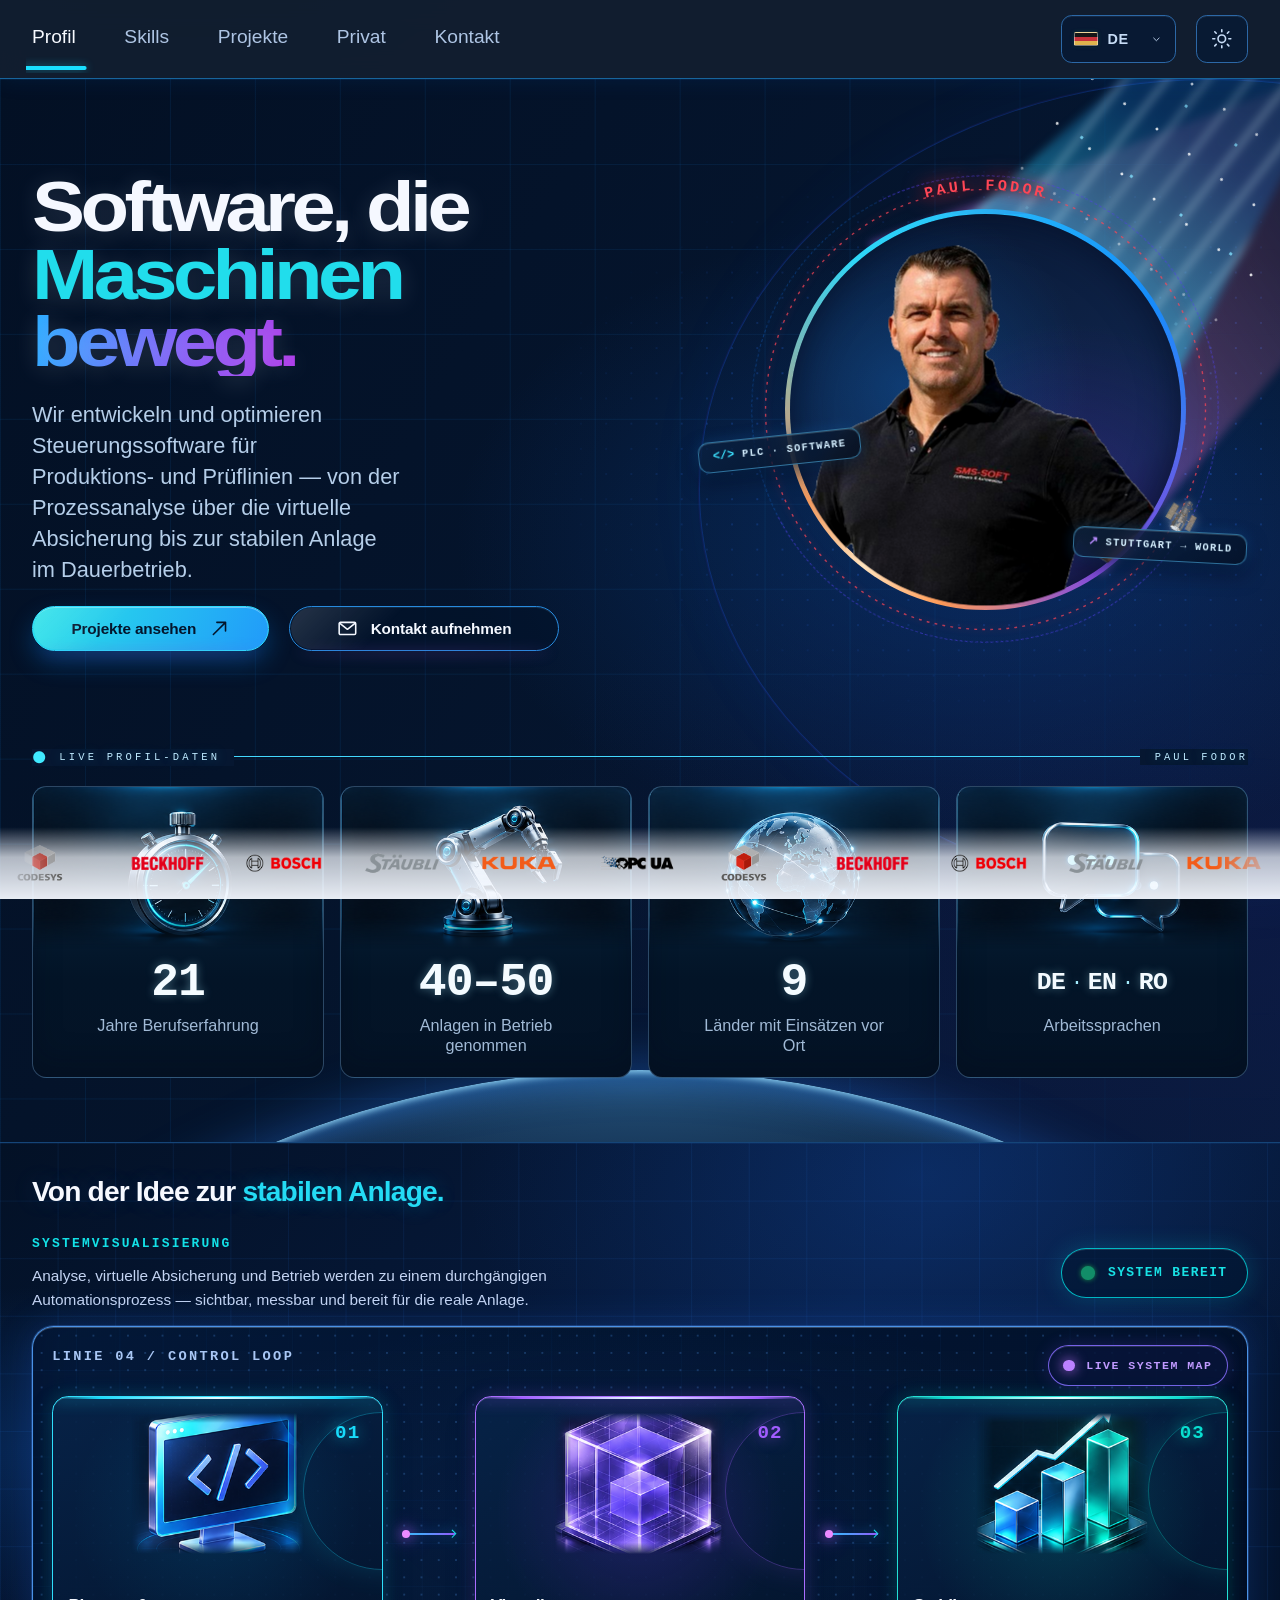
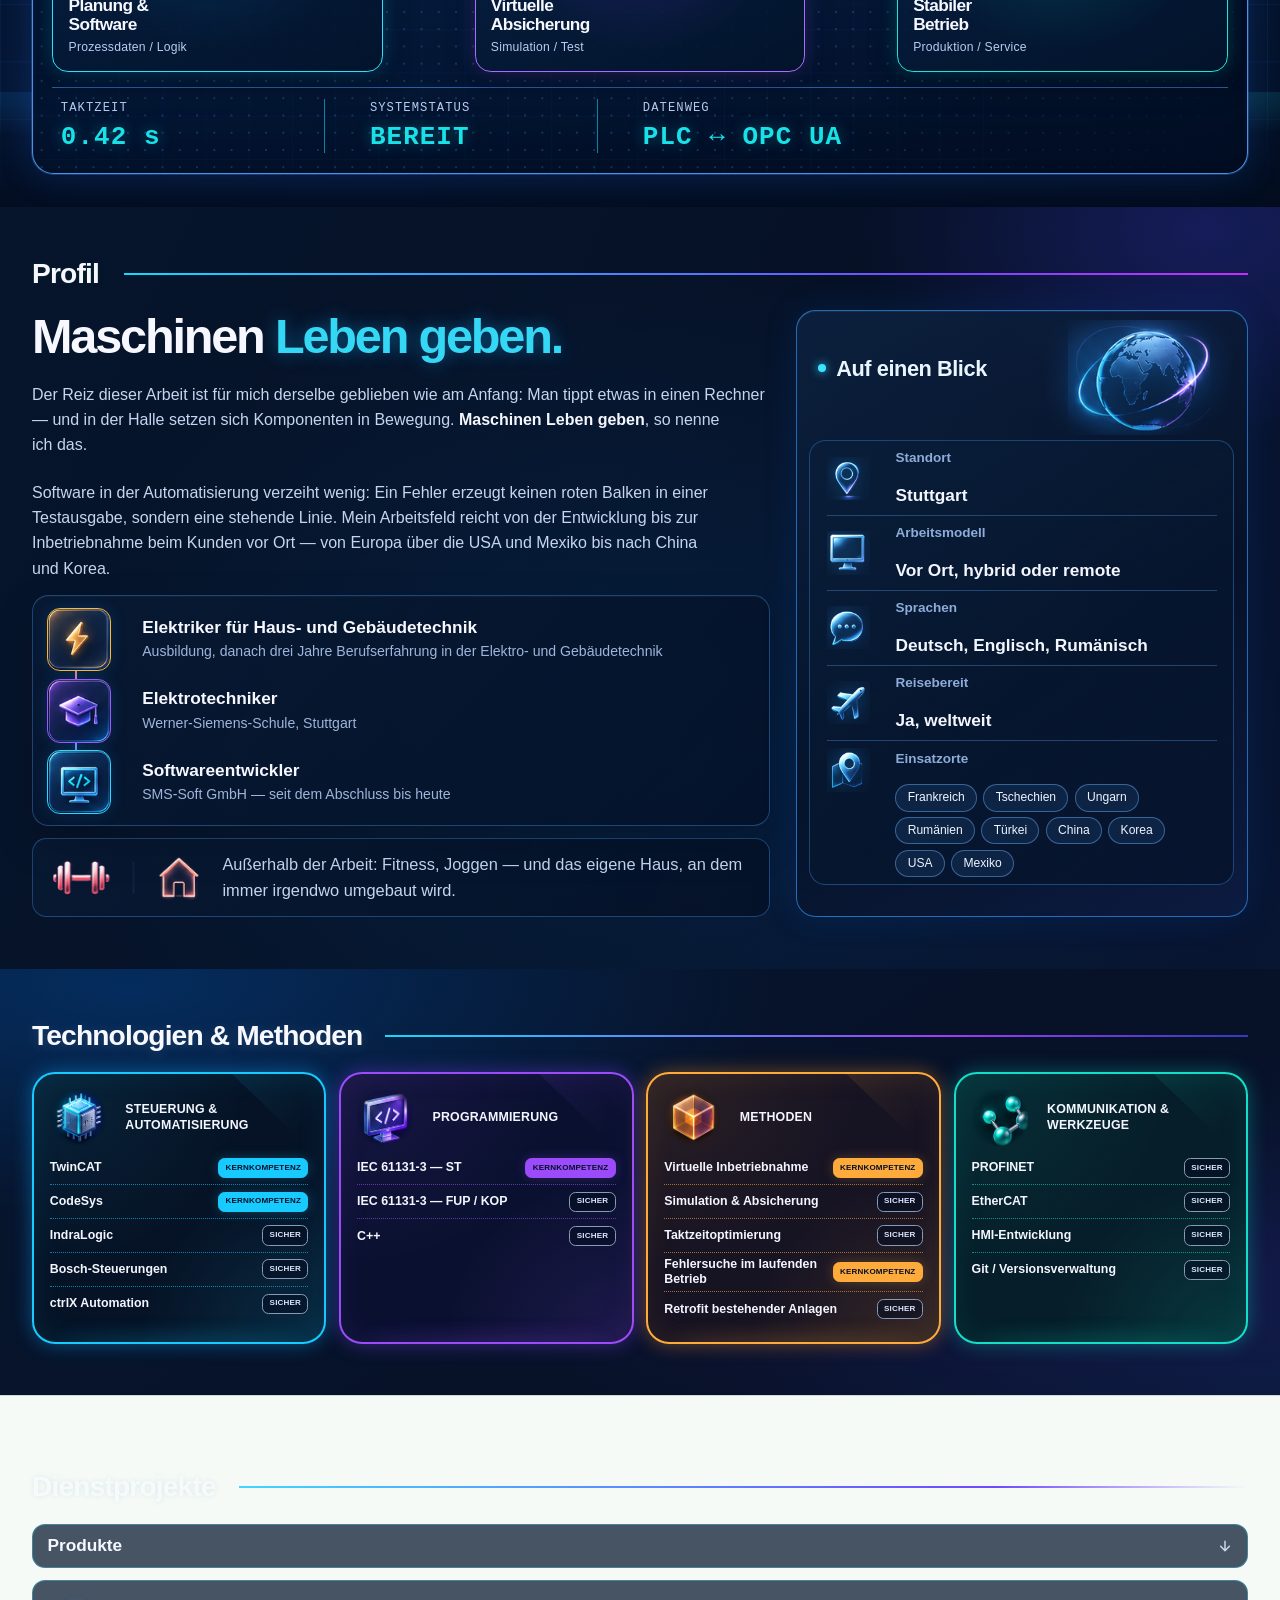
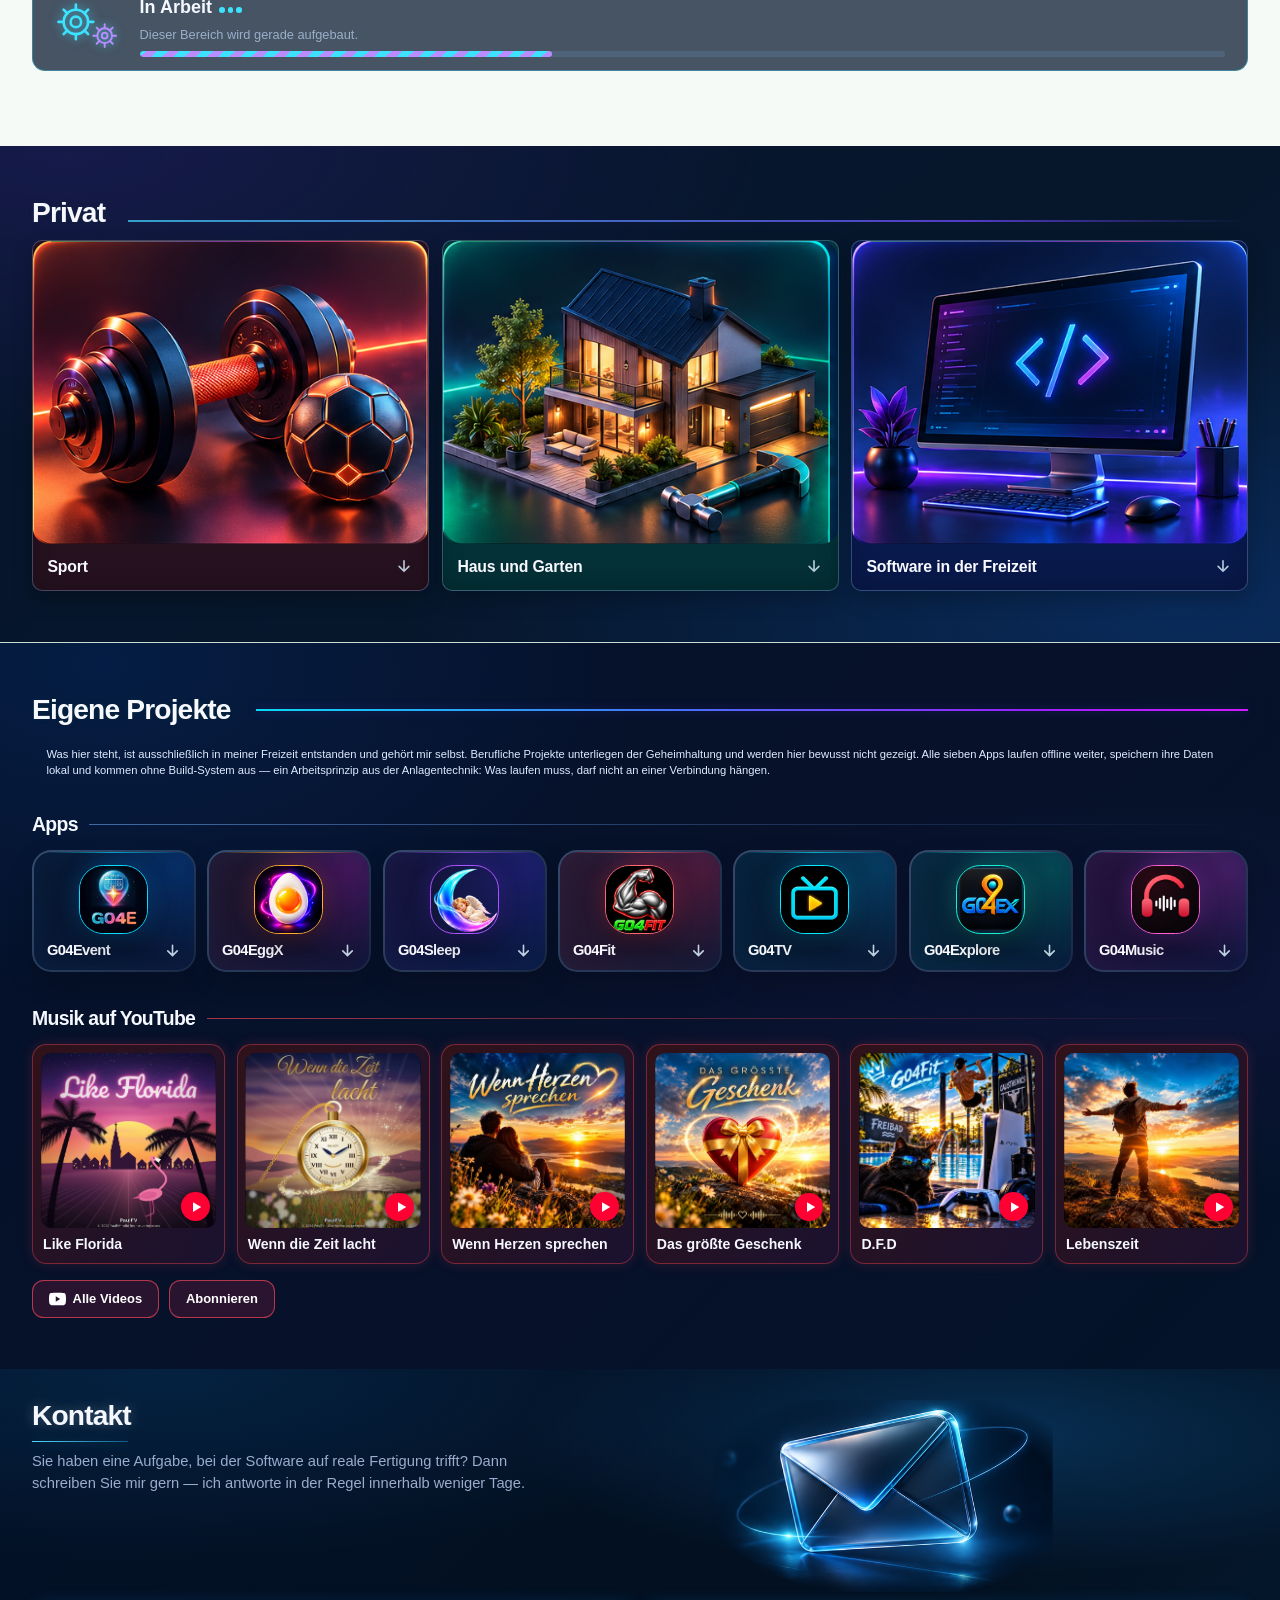
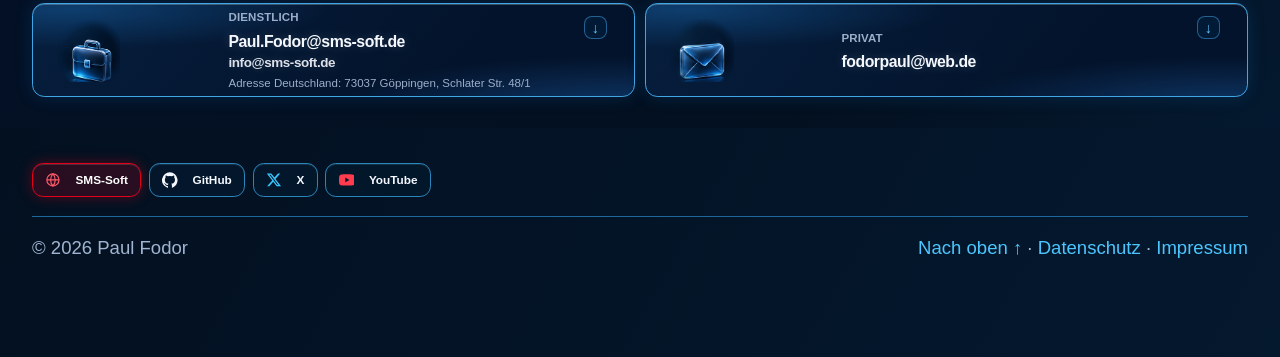
<file: index.html>
<!DOCTYPE html>
<html lang="de" prefix="og: https://ogp.me/ns#">
<head>
<meta charset="utf-8">
<meta name="viewport" content="width=device-width, initial-scale=1">

<title>Paul Fodor — Softwareentwickler Industrieautomation</title>
<meta name="description" content="Softwareentwickler für Industrieautomation im Raum Stuttgart: Steuerungssoftware und Inbetriebnahme von Produktions- und Prüflinien weltweit. 21 Jahre Berufserfahrung, TwinCAT und CodeSys.">
<meta name="author" content="Paul Fodor">

<!-- Vorschau beim Teilen auf LinkedIn, WhatsApp, Slack -->
<meta property="og:type" content="profile">
<meta property="og:locale" content="de_DE">
<meta property="og:title" content="Paul Fodor — Softwareentwickler Industrieautomation">
<meta property="og:description" content="Software, die reale Maschinen bewegt: Steuerungstechnik, virtuelle Inbetriebnahme und stabile Produktionslinien.">
<!-- TODO: absolute URL eintragen, sobald die Domain feststeht -->
<meta property="og:url" content="https://beispiel.de/">
<meta property="og:image" content="https://beispiel.de/assets/img/og-image.png">
<meta name="twitter:card" content="summary_large_image">

<link rel="icon" href="assets/img/icon-32.png" sizes="32x32" type="image/png">
<link rel="icon" href="assets/img/icon-192.png" sizes="192x192" type="image/png">
<link rel="apple-touch-icon" href="assets/img/apple-touch-icon.png">
<link rel="manifest" href="manifest.webmanifest">
<meta name="theme-color" content="#000000">
<link rel="stylesheet" href="assets/css/style.css">
<link rel="stylesheet" href="assets/css/future.css">

<script>
  /* Farbschema vor dem ersten Rendern setzen, damit die Seite beim
     Laden nicht kurz aufblitzt. Muss inline und im <head> stehen. */
  (function () {
    try {
      var t = localStorage.getItem("theme");
      if (t === "dark" || t === "light") {
        document.documentElement.setAttribute("data-theme", t);
      }
    } catch (e) { /* Speicher gesperrt — dann gilt die Systemeinstellung */ }
  })();
</script>
</head>

<body>
<svg class="icon-definitions" aria-hidden="true" xmlns="http://www.w3.org/2000/svg"><defs>
  <linearGradient id="g-blue" x1="0" y1="0" x2="1" y2="1"><stop stop-color="#a7fbff"/><stop offset=".45" stop-color="#31cee8"/><stop offset="1" stop-color="#1857b5"/></linearGradient>
  <linearGradient id="g-violet" x1="0" y1="0" x2="1" y2="1"><stop stop-color="#eedaff"/><stop offset=".45" stop-color="#a38aff"/><stop offset="1" stop-color="#53369c"/></linearGradient>
  <linearGradient id="g-cyan" x1="0" y1="0" x2="1" y2="1"><stop stop-color="#c4ffff"/><stop offset=".5" stop-color="#39d4ea"/><stop offset="1" stop-color="#1377a8"/></linearGradient>
</defs>
<symbol id="i-code" viewBox="0 0 160 160"><ellipse cx="82" cy="136" rx="49" ry="9" fill="#020818" opacity=".3"/><path d="M31 33 125 21l10 10v82L41 128l-10-10Z" fill="#284c8c"/><path d="M25 27 120 15v85l-95 13Z" fill="url(#g-blue)" stroke="#bcffff"/><path d="M31 45 113 34v59l-82 12Z" fill="#101d39"/><path d="m57 60-13 14 13 10m33-29 13 10-13 15M79 53 68 89" fill="none" stroke="#8ce9ff" stroke-width="5" stroke-linecap="round" stroke-linejoin="round"/><circle cx="35" cy="36" r="2" fill="white"/><circle cx="43" cy="35" r="2" fill="white"/><circle cx="51" cy="34" r="2" fill="white"/><path d="m63 110 22-3v16l22 7-49 7-13-6 18-6Z" fill="url(#g-blue)"/></symbol>
<symbol id="i-cube" viewBox="0 0 160 160"><ellipse cx="82" cy="136" rx="49" ry="9" fill="#020818" opacity=".3"/><path d="m28 62 52-30 52 30v50l-52 30-52-30Z" fill="#4c3392"/><path d="m28 51 52-30 52 30-52 30Z" fill="url(#g-violet)" stroke="#ebdaff"/><path d="m28 51 52 30v50l-52-30Z" fill="#8768d5"/><path d="m132 51-52 30v50l52-30Z" fill="#513a9a"/><path d="m80 21 0 60m-52-30 52 30 52-30M80 81v50" stroke="#dfccff" stroke-width="2" fill="none"/><path d="m53 37 52 29m-51 51V67l51-30" stroke="#bb9fff" stroke-width="1.5" fill="none"/><path d="M32 16v12m-6-6h12M131 117v12m-6-6h12" stroke="#cdb4ff" stroke-width="3" stroke-linecap="round"/></symbol>
<symbol id="i-chart" viewBox="0 0 160 160"><ellipse cx="82" cy="136" rx="49" ry="9" fill="#020818" opacity=".3"/><path d="m19 109 62-35 62 35-62 36Z" fill="#154b6c"/><path d="m19 102 62-35 62 35-62 36Z" fill="url(#g-blue)"/><path d="m40 87 15-8 14 8v32l-14 8-15-8Z" fill="#2676ac"/><path d="m72 55 15-8 14 8v46l-14 8-15-8Z" fill="#338cb8"/><path d="m103 25 15-8 14 8v59l-14 8-15-8Z" fill="#48cde0"/><path d="m40 87 15-8 14 8-14 8Zm32-32 15-8 14 8-14 8Zm31-30 15-8 14 8-14 8Z" fill="#b0fbff"/><path d="m31 71 36-25 15 2 31-29" stroke="#b3fff3" stroke-width="4" fill="none" stroke-linecap="round"/></symbol>
<symbol id="i-chip" viewBox="0 0 160 160"><ellipse cx="82" cy="139" rx="48" ry="8" fill="#020818" opacity=".32"/><path d="m43 39 46-25 40 23v64l-46 27-40-23Z" fill="#11617e"/><path d="m43 32 46-25 40 23-46 27-40-23Z" fill="url(#g-cyan)" stroke="#b8ffff"/><path d="M43 32v64l40 23V57Z" fill="#168eb1"/><path d="m129 30v71l-46 28V57Z" fill="#125d7e"/><path d="m83 57 31-18 24 14-31 18Z" fill="#d1ffff" opacity=".92"/><path d="m83 69 31-18v29L83 98Z" fill="#0a3552"/><path d="M39 43H23m16 15H19m20 15H23m93-30h19m-19 15h23m-23 15h19" stroke="#8ce9ff" stroke-width="4" stroke-linecap="round"/><path d="M59 23 59 9m15 7V4m15 7V0m15 15V7" stroke="#8ce9ff" stroke-width="3" stroke-linecap="round"/></symbol>
<symbol id="i-network" viewBox="0 0 160 160"><ellipse cx="80" cy="139" rx="45" ry="8" fill="#020818" opacity=".28"/><path d="m43 42 45 29 29-33M88 71l-9 42" fill="none" stroke="#7feeff" stroke-width="5" stroke-linecap="round"/><path d="m43 42 45 29 29-33M88 71l-9 42" fill="none" stroke="#926dff" stroke-width="2" stroke-linecap="round" opacity=".8"/><circle cx="43" cy="42" r="16" fill="url(#g-cyan)" stroke="#c5ffff" stroke-width="2"/><circle cx="117" cy="38" r="16" fill="url(#g-violet)" stroke="#eadcff" stroke-width="2"/><circle cx="79" cy="113" r="16" fill="url(#g-cyan)" stroke="#c5ffff" stroke-width="2"/><circle cx="38" cy="36" r="4" fill="#fff" opacity=".7"/><circle cx="112" cy="32" r="4" fill="#fff" opacity=".6"/><circle cx="74" cy="107" r="4" fill="#fff" opacity=".7"/></symbol>
<symbol id="i-sport" viewBox="0 0 160 160"><ellipse cx="80" cy="137" rx="47" ry="8" fill="#020818" opacity=".3"/><path d="M36 67h20v27H36Zm68 0h20v27h-20ZM50 72h60v17H50Z" fill="#195a91" stroke="#9eeeff" stroke-width="2"/><path d="M30 59h18v43H30Zm82 0h18v43h-18Z" fill="url(#g-blue)" stroke="#b9ffff" stroke-width="2"/><path d="M48 76h64v10H48Z" fill="#b6fbff"/><path d="m47 61 12-10h42l12 10" fill="none" stroke="#a6f9ff" stroke-width="4" stroke-linecap="round"/><path d="M36 111h20m48 0h20" stroke="#8ce9ff" stroke-width="4" stroke-linecap="round"/></symbol>
<symbol id="i-home" viewBox="0 0 160 160"><ellipse cx="81" cy="139" rx="48" ry="8" fill="#020818" opacity=".3"/><path d="m22 72 58-45 58 45v55H22Z" fill="#155b73"/><path d="m22 72 58-45 58 45-58 38Z" fill="url(#g-cyan)" stroke="#b8ffff" stroke-width="2"/><path d="M35 77v50h90V77L80 106Z" fill="#1a7895"/><path d="m35 77 45 29 45-29" fill="#11718f"/><path d="M68 127V99h25v28" fill="#0b3857" stroke="#9ef5ff" stroke-width="2"/><path d="M47 89h16v13H47Zm50 0h16v13H97Z" fill="#c9ffff" opacity=".9"/><path d="M124 42h13v25h-13Z" fill="#46cbd9"/><path d="M130 36c8-10 14-8 17-4-2 10-8 14-17 14" fill="#7eeecf"/></symbol>
</svg>

<a class="skip-link" href="#main">Zum Inhalt springen</a>

<header class="site-header">
  <div class="wrap site-header__inner">
    <button class="menu-toggle" type="button"
            data-menu-toggle
            aria-controls="mobile-navigation"
            aria-expanded="false"
            aria-label="Menü öffnen">
      <span class="menu-toggle__bar"></span>
      <span class="menu-toggle__bar"></span>
      <span class="menu-toggle__bar"></span>
    </button>

    <nav class="nav" id="mobile-navigation" aria-label="Hauptnavigation">
      <ul class="nav__list">
        <li><a class="nav__link" href="#profil" data-i18n="nav.profile">Profil</a></li>
        <li><a class="nav__link" href="#skills" data-i18n="nav.skills">Skills</a></li>
        <li><a class="nav__link" href="#dienstprojekte" data-i18n="nav.projects">Projekte</a></li>
        <li><a class="nav__link" href="#privat" data-i18n="nav.private">Privat</a></li>
        <li><a class="nav__link" href="#kontakt" data-i18n="nav.contact">Kontakt</a></li>
      </ul>
    </nav>

    <div class="header-tools">
      <div class="language-menu" aria-label="Sprache auswählen" data-language-menu>
        <button class="language-menu__toggle" type="button"
                data-language-menu-toggle
                aria-controls="language-menu-panel"
                aria-expanded="false"
                aria-haspopup="listbox"
                aria-label="Sprache auswählen">
          <span class="language-option__flag language-option__flag--de" data-language-current-flag aria-hidden="true"></span>
          <span class="language-menu__current-code" data-language-current-code>DE</span>
          <svg class="language-menu__chevron" viewBox="0 0 24 24" fill="none" stroke="currentColor" stroke-width="2" stroke-linecap="round" stroke-linejoin="round" aria-hidden="true">
            <path d="m6 9 6 6 6-6"/>
          </svg>
        </button>
        <div class="language-menu__panel" id="language-menu-panel" role="listbox" aria-label="Sprachen" data-language-menu-panel hidden>
          <button class="language-menu__option" type="button"
                  data-language-option="de"
                  role="option"
                  aria-label="Deutsch"
                  aria-selected="true"
                  title="Deutsch">
            <span class="language-option__flag language-option__flag--de" aria-hidden="true"></span>
            <span class="language-option__code">DE</span>
            <span class="language-menu__name">Deutsch</span>
          </button>
          <button class="language-menu__option" type="button"
                  data-language-option="en"
                  role="option"
                  aria-label="English"
                  aria-selected="false"
                  title="English">
            <span class="language-option__flag language-option__flag--en" aria-hidden="true"></span>
            <span class="language-option__code">EN</span>
            <span class="language-menu__name">English</span>
          </button>
          <button class="language-menu__option" type="button"
                  data-language-option="ro"
                  role="option"
                  aria-label="Română"
                  aria-selected="false"
                  title="Română">
            <span class="language-option__flag language-option__flag--ro" aria-hidden="true"></span>
            <span class="language-option__code">RO</span>
            <span class="language-menu__name">Română</span>
          </button>
          <button class="language-menu__option" type="button"
                  data-language-option="hu"
                  role="option"
                  aria-label="Magyar"
                  aria-selected="false"
                  title="Magyar">
            <span class="language-option__flag language-option__flag--hu" aria-hidden="true"></span>
            <span class="language-option__code">HU</span>
            <span class="language-menu__name">Magyar</span>
          </button>
          <button class="language-menu__option" type="button"
                  data-language-option="tr"
                  role="option"
                  aria-label="Türkçe"
                  aria-selected="false"
                  title="Türkçe">
            <span class="language-option__flag language-option__flag--tr" aria-hidden="true"></span>
            <span class="language-option__code">TR</span>
            <span class="language-menu__name">Türkçe</span>
          </button>
          <button class="language-menu__option" type="button"
                  data-language-option="es"
                  role="option"
                  aria-label="Español"
                  aria-selected="false"
                  title="Español">
            <span class="language-option__flag language-option__flag--es" aria-hidden="true"></span>
            <span class="language-option__code">ES</span>
            <span class="language-menu__name">Español</span>
          </button>
        </div>
      </div>
      <button class="theme-toggle" type="button"
              data-theme-toggle
              aria-label="Farbschema umschalten">
      <svg class="icon-sun" viewBox="0 0 24 24" fill="none" stroke="currentColor"
           stroke-width="1.8" stroke-linecap="round" aria-hidden="true">
        <circle cx="12" cy="12" r="4.2"/>
        <path d="M12 2v2.2M12 19.8V22M4.2 4.2l1.6 1.6M18.2 18.2l1.6 1.6M2 12h2.2M19.8 12H22M4.2 19.8l1.6-1.6M18.2 5.8l1.6-1.6"/>
      </svg>
      <svg class="icon-moon" viewBox="0 0 24 24" fill="none" stroke="currentColor"
           stroke-width="1.8" stroke-linecap="round" stroke-linejoin="round" aria-hidden="true">
        <path d="M20.5 14.6A8.6 8.6 0 0 1 9.4 3.5a8.6 8.6 0 1 0 11.1 11.1Z"/>
      </svg>
      </button>
    </div>
  </div>
</header>

<main id="main">

  <!-- ===================== HERO ===================== -->
  <section class="hero" id="top">
    <div class="hero__earth" aria-hidden="true"></div>
    <div class="wrap">
      <div class="hero__stage">

      <h1 class="hero__title">
        <span data-i18n-html="hero.titleVisual"><span class="hero__title-line hero__title-line--light">Software, die </span><span class="hero__title-line hero__title-line--cyan">Maschinen </span><span class="hero__title-line hero__title-line--violet">bewegt.</span></span>
      </h1>

      <figure class="hero__portrait">
        <span class="hero__comet" aria-hidden="true">
          <span class="hero__comet-dust"></span>
          <span class="hero__comet-ion"></span>
        </span>
        <span class="hero__comet-sparks" aria-hidden="true"></span>
        <span class="hero__comet-rocks" aria-hidden="true"><span></span><span></span><span></span><span></span><span></span><span></span><span></span><span></span></span>
        <span class="hero__comet-code" aria-hidden="true">
          <span>0110 1001</span>
          <span>TwinCAT</span>
          <span>1 0 1 1</span>
          <span>PROFINET</span>
          <span>if (run) {</span>
          <span>OPC UA</span>
          <span>0 1 0 0</span>
          <span>CODESYS</span>
          <span>MC_MoveAbs</span>
          <span>1011 0</span>
        </span>
        <span class="hero__chip hero__chip--code" aria-hidden="true"><b>&lt;/&gt;</b><span>PLC · SOFTWARE</span></span>
        <span class="hero__chip hero__chip--route" aria-hidden="true"><b>↗</b><span>STUTTGART → WORLD</span></span>
        <img src="assets/img/portrait.png" alt="" width="705" height="1030">
        <a class="hero__portrait-link" href="#profil" aria-label="Zum Profil" data-i18n-attr="aria-label:hero.portraitLink"></a>
        <figcaption class="hero__name" aria-label="Paul Fodor">
          <svg viewBox="0 0 100 100" focusable="false" aria-hidden="true">
            <defs>
              <path id="hero-name-outer-orbit" d="M50,50 m-46.5,0 a46.5,46.5 0 1,1 93,0 a46.5,46.5 0 1,1 -93,0"/>
            </defs>
            <circle class="hero__name-track" cx="50" cy="50" r="46.5"/>
            <text><textPath href="#hero-name-outer-orbit" startOffset="25%" text-anchor="middle">PAUL FODOR</textPath></text>
          </svg>
          <span class="hero__orbit-sats" aria-hidden="true"><span class="orbit-sat"></span></span>
        </figcaption>
      </figure>

      <!-- =====================================================
           DER WICHTIGSTE SATZ DER SEITE.
           Er entscheidet in drei Sekunden, ob weitergelesen wird.
           Unten stehen zwei Alternativen — nimm die, die am
           ehesten nach dir klingt, und lösche die anderen.

           Variante B:
             "Ich entwickle Steuerungssoftware für Produktions- und
              Prüflinien. Mein Code wird nicht durch einen grünen
              Testbalken bestätigt, sondern dadurch, dass am Ende
              der Schicht jedes Teil fehlerfrei vom Band läuft."

           Variante C:
             "Zwischen Quellcode und Fertigungshalle liegt der
              Unterschied zwischen einem Fehler und einem Stillstand.
              Genau dort arbeite ich."
           ===================================================== -->
      <p class="hero__lead" data-i18n-html="hero.leadVisual">
        <span class="hero__lead-line">Wir entwickeln und optimieren </span><span class="hero__lead-line">Steuerungssoftware für </span><span class="hero__lead-line">Produktions- und Prüflinien — von der </span><span class="hero__lead-line">Prozessanalyse über die virtuelle </span><span class="hero__lead-line">Absicherung bis zur stabilen Anlage </span><span class="hero__lead-line">im Dauerbetrieb.</span>
      </p>

      <div class="hero__actions">
        <a class="btn btn--primary hero__button" href="#projekte">
          <span data-i18n="hero.projects">Projekte ansehen</span>
          <svg class="btn__icon" viewBox="0 0 24 24" fill="none" stroke="currentColor" stroke-width="1.8" stroke-linecap="round" stroke-linejoin="round" aria-hidden="true" focusable="false"><path d="M5 19 19 5M9 5h10v10"/></svg>
        </a>
        <a class="btn btn--ghost hero__button" href="#kontakt">
          <svg class="btn__icon" viewBox="0 0 24 24" fill="none" stroke="currentColor" stroke-width="1.8" stroke-linecap="round" stroke-linejoin="round" aria-hidden="true" focusable="false"><rect x="2.5" y="5" width="19" height="14" rx="1.5"/><path d="m3 6 9 7 9-7"/></svg>
          <span data-i18n="hero.contact">Kontakt aufnehmen</span>
        </a>
      </div>

      </div>

      <ul class="facts">
        <li class="fact fact--experience">
          <span class="fact__icon" aria-hidden="true"><span class="fact__clock"><i class="fact__clock-hand"></i><i class="fact__clock-pivot"></i></span></span>
          <div class="fact__value">21</div>
          <div class="fact__label" data-i18n="facts.experience">Jahre Berufserfahrung</div>
        </li>
        <li class="fact fact--systems">
          <span class="fact__icon" aria-hidden="true"></span>
          <div class="fact__value">40–50</div>
          <div class="fact__label" data-i18n="facts.commissioned">Anlagen in Betrieb genommen</div>
        </li>
        <li class="fact fact--countries">
          <span class="fact__icon" aria-hidden="true"></span>
          <div class="fact__value">9</div>
          <div class="fact__label" data-i18n="facts.countries">Länder mit Einsätzen vor Ort</div>
        </li>
        <li class="fact fact--languages">
          <span class="fact__icon" aria-hidden="true"><span class="fact__typing"><i></i><i></i><i></i></span></span>
          <div class="fact__value fact__languages" data-profile-languages aria-label="Deutsch, Englisch, Rumänisch">
            <span class="profile-language profile-language--de" aria-hidden="true" title="Deutsch">DE</span>
            <span class="profile-language__separator" aria-hidden="true">·</span>
            <span class="profile-language profile-language--en" aria-hidden="true" title="English">EN</span>
            <span class="profile-language__separator" aria-hidden="true">·</span>
            <span class="profile-language profile-language--ro" aria-hidden="true" title="Română">RO</span>
          </div>
          <div class="fact__label" data-i18n="facts.languages">Arbeitssprachen</div>
        </li>
      </ul>

    </div>
  </section>

  <!-- ===================== TECH-STACK ===================== -->
  <section class="stack-strip" id="system-technologien" aria-labelledby="stack-title">
    <div class="wrap">
      <div class="stack-strip__head">
        <span class="stack-strip__kicker" data-i18n="stack.kicker">CORE STACK</span>
        <h2 class="stack-strip__title" id="stack-title" data-i18n="stack.title">System-Technologien im Einsatz</h2>
        <span class="stack-strip__rule" aria-hidden="true"></span>
      </div>

      <div class="stack-marquee" aria-label="Technologie-Stack" data-i18n-attr="aria-label:stack.ariaLabel">
        <div class="stack-track" data-stack-track>
          <ul class="stack-list" data-marquee-source>
            <li class="stack-item stack-item--codesys">
              <span class="brand-lockup">
                <svg class="brand-logo" viewBox="1615 9 317 255" role="img" aria-label="CODESYS" focusable="false">
                  <image href="assets/img/logos-b-transparent.png" width="2048" height="300"></image>
                </svg>
                <svg class="brand-logo brand-logo--dark-ink" viewBox="1615 9 317 255" aria-hidden="true" focusable="false">
                  <image href="assets/img/logos-b-transparent.png" width="2048" height="300"></image>
                </svg>
              </span>
            </li>
            <li class="stack-item">
              <span class="brand-lockup">
                <svg class="brand-logo" viewBox="603 90 365 90" role="img" aria-label="Beckhoff" focusable="false">
                  <image href="assets/img/logos-a-transparent.png" width="2048" height="360"></image>
                </svg>
              </span>
            </li>
            <li class="stack-item stack-item--bosch">
              <span class="brand-lockup">
                <svg class="brand-logo" viewBox="24 93 427 110" role="img" aria-label="Bosch" focusable="false">
                  <image href="assets/img/logos-c-transparent.png" width="1548" height="333"></image>
                </svg>
                <svg class="brand-logo brand-logo--dark-ink" viewBox="24 93 427 110" aria-hidden="true" focusable="false">
                  <image href="assets/img/logos-c-transparent.png" width="1548" height="333"></image>
                </svg>
              </span>
            </li>
            <li class="stack-item stack-item--staubli">
              <span class="brand-lockup">
                <svg class="brand-logo" viewBox="556 85 423 127" role="img" aria-label="Stäubli" focusable="false">
                  <image href="assets/img/logos-c-transparent.png" width="1548" height="333"></image>
                </svg>
              </span>
            </li>
            <li class="stack-item stack-item--kuka">
              <span class="brand-lockup">
                <svg class="brand-logo" viewBox="1082 104 433 91" role="img" aria-label="KUKA" focusable="false">
                  <image href="assets/img/logos-c-transparent.png" width="1548" height="333"></image>
                </svg>
              </span>
            </li>
            <li class="stack-item stack-item--opcua">
              <span class="brand-lockup">
                <svg class="brand-logo" viewBox="565 78 375 102" role="img" aria-label="OPC UA" focusable="false">
                  <image href="assets/img/logos-b-transparent.png" width="2048" height="300"></image>
                </svg>
                <svg class="brand-logo brand-logo--dark-ink" viewBox="565 78 375 102" aria-hidden="true" focusable="false">
                  <image href="assets/img/logos-b-transparent.png" width="2048" height="300"></image>
                </svg>
              </span>
            </li>
          </ul>
        </div>
      </div>

      <ul class="visually-hidden" aria-label="Weitere System-Technologien">
        <li>OpCon Control — <span data-i18n="stack.opconType">Leitsystem / Classic</span></li>
        <li>Nexeed — <span data-i18n="stack.nexeedType">Produktionssystem</span></li>
        <li>ctrlX — <span data-i18n="stack.ctrlxType">Automationsplattform</span></li>
        <li>TwinCAT — <span data-i18n="stack.twinCatType">PLC / Motion</span></li>
        <li>CODESYS — <span data-i18n="stack.codesysType">IEC 61131-3</span></li>
        <li>IndraLogic — <span data-i18n="stack.indraLogicType">PLC</span></li>
        <li><span data-i18n="stack.boschName">Bosch Steuerungen</span> — <span data-i18n="stack.boschType">PLC</span></li>
        <li>OPC UA — <span data-i18n="stack.opcuaType">Kommunikation</span></li>
      </ul>
    </div>
  </section>

  <!-- ===================== SYSTEM-VISUALISIERUNG ===================== -->
  <section class="system-visual" id="system-visual" aria-labelledby="system-visual-title">
    <div class="wrap">

      <div class="section__head system-visual__head">
        <span class="section__num" aria-hidden="true">↗</span>
        <h2 class="section__title" id="system-visual-title" data-i18n-html="visual.titleVisual"><span>Von der Idee zur </span><span class="system-visual__title-accent">stabilen Anlage.</span></h2>
        <span class="section__rule" aria-hidden="true"></span>
      </div>

      <div class="system-visual__intro">
        <div>
          <span class="system-visual__kicker" data-i18n="visual.kicker">SYSTEMVISUALISIERUNG</span>
          <p class="system-visual__lead" data-i18n="visual.lead">
            Analyse, virtuelle Absicherung und Betrieb werden zu einem durchgängigen Automationsprozess — sichtbar, messbar und bereit für die reale Anlage.
          </p>
        </div>
        <div class="system-visual__signal" aria-label="Systemstatus">
          <span class="system-visual__signal-dot" aria-hidden="true"></span>
          <span data-i18n="visual.ready">SYSTEM BEREIT</span>
        </div>
      </div>

      <div class="system-map" role="group" aria-label="Visualisierung des Automationsablaufs" data-i18n-attr="aria-label:visual.mapLabel">
        <div class="system-map__topline">
          <span data-i18n="visual.line">LINIE 04 / CONTROL LOOP</span>
          <span class="system-map__live"><span aria-hidden="true"></span><span data-i18n="visual.live">LIVE SYSTEM MAP</span></span>
        </div>

        <div class="system-map__track">
          <article class="system-node system-node--analysis">
            <span class="system-node__number">01</span>
            <span class="system-node__art system-node__art--analysis" aria-hidden="true"></span>
            <strong data-i18n="visual.analysis.title">Planung &amp; Software</strong>
            <small data-i18n="visual.analysis.note">Prozessdaten / Logik</small>
          </article>

          <span class="system-map__connector" aria-hidden="true"><i></i></span>

          <article class="system-node system-node--virtual">
            <span class="system-node__number">02</span>
            <span class="system-node__art system-node__art--virtual" aria-hidden="true"></span>
            <strong data-i18n="visual.virtual.title">Virtuelle Absicherung</strong>
            <small data-i18n="visual.virtual.note">Simulation / Test</small>
          </article>

          <span class="system-map__connector" aria-hidden="true"><i></i></span>

          <article class="system-node system-node--operation">
            <span class="system-node__number">03</span>
            <span class="system-node__art system-node__art--operation" aria-hidden="true"></span>
            <strong data-i18n="visual.operation.title">Stabiler Betrieb</strong>
            <small data-i18n="visual.operation.note">Produktion / Service</small>
          </article>
        </div>

        <div class="system-map__telemetry" aria-hidden="true">
          <span><small data-i18n="visual.telemetry.cycle">TAKTZEIT</small><b>0.42 s</b></span>
          <span><small data-i18n="visual.telemetry.status">SYSTEMSTATUS</small><b data-i18n="visual.telemetry.ready">BEREIT</b></span>
          <span><small data-i18n="visual.telemetry.path">DATENWEG</small><b>PLC ↔ OPC UA</b></span>
        </div>
      </div>

    </div>
  </section>

  <!-- ===================== 01 PROFIL ===================== -->
  <section class="section profile-section" id="profil" aria-labelledby="profil-titel">
    <div class="wrap">

      <div class="section__head">
        <h2 class="section__title" id="profil-titel" data-i18n="sections.profile">Profil</h2>
        <span class="section__rule" aria-hidden="true"></span>
      </div>

      <div class="about profile-layout">
        <div class="about__text prose profile-copy">
          <h3 class="profile-headline" data-i18n-html="profile.headline">Maschinen <span>Leben geben.</span></h3>
          <p data-i18n-html="profile.intro">
            Der Reiz dieser Arbeit ist für mich derselbe geblieben wie am
            Anfang: Man tippt etwas in einen Rechner — und in der Halle
            setzen sich Komponenten in Bewegung. <strong>Maschinen Leben
            geben</strong>, so nenne ich das.
          </p>

          <p data-i18n="profile.background">
            Software in der Automatisierung verzeiht wenig: Ein Fehler
            erzeugt keinen roten Balken in einer Testausgabe, sondern eine
            stehende Linie. Mein Arbeitsfeld reicht von der Entwicklung
            bis zur Inbetriebnahme beim Kunden vor Ort — von Europa über
            die USA und Mexiko bis nach China und Korea.
          </p>

          <ol class="path profile-timeline">
            <li class="path__item">
              <span class="profile-timeline__icon profile-timeline__icon--electrician" aria-hidden="true"><img src="assets/img/profile-bolt.png" alt=""></span>
              <span class="path__role" data-i18n="profile.path.electrician">Elektriker für Haus- und Gebäudetechnik</span>
              <span class="path__note" data-i18n="profile.path.electricianNote">Ausbildung, danach drei Jahre Berufserfahrung in der Elektro- und Gebäudetechnik</span>
            </li>
            <li class="path__item">
              <span class="profile-timeline__icon profile-timeline__icon--technician" aria-hidden="true"><img src="assets/img/profile-graduation.png" alt=""></span>
              <span class="path__role" data-i18n="profile.path.technician">Elektrotechniker</span>
              <span class="path__note" data-i18n="profile.path.technicianNote">Werner-Siemens-Schule, Stuttgart</span>
            </li>
            <li class="path__item">
              <span class="profile-timeline__icon profile-timeline__icon--developer" aria-hidden="true"><img src="assets/img/profile-code.png" alt=""></span>
              <span class="path__role" data-i18n="profile.path.developer">Softwareentwickler</span>
              <span class="path__note" data-i18n="profile.path.developerNote">SMS-Soft GmbH — seit dem Abschluss bis heute</span>
            </li>
          </ol>

          <div class="profile-outside">
            <img src="assets/img/profile-hobby.png" alt="" aria-hidden="true">
            <p data-i18n="profile.outsideWork">Außerhalb der Arbeit: Fitness, Joggen — und das eigene Haus, an dem immer irgendwo umgebaut wird.</p>
          </div>
        </div>

        <aside class="profile-facts" aria-label="Profilinformationen">
          <div class="profile-globe" aria-hidden="true"><img src="assets/img/profile-globe.png" alt=""></div>
          <span class="profile-facts__heading" data-i18n="meta.heading">Auf einen Blick</span>
          <button class="profile-facts__toggle" type="button" aria-expanded="false" aria-controls="profil-facts-list" aria-label="Profilinformationen ein- oder ausklappen"></button>
          <dl class="about__meta" id="profil-facts-list">
            <div class="profile-fact profile-fact--location">
              <span class="profile-fact__icon" aria-hidden="true"><img src="assets/img/profile-location.png" alt=""></span>
              <dt data-i18n="meta.location">Standort</dt>
              <dd>Stuttgart</dd>
            </div>
            <div class="profile-fact profile-fact--work">
              <span class="profile-fact__icon" aria-hidden="true"><img src="assets/img/profile-monitor.png" alt=""></span>
              <dt data-i18n="meta.workModel">Arbeitsmodell</dt>
              <dd data-i18n="meta.workModelValue">Vor Ort, hybrid oder remote</dd>
            </div>
            <div class="profile-fact profile-fact--languages">
              <span class="profile-fact__icon" aria-hidden="true"><img src="assets/img/profile-chat.png" alt=""></span>
              <dt data-i18n="meta.languages">Sprachen</dt>
              <dd data-i18n="meta.languagesValue">Deutsch, Englisch, Rumänisch</dd>
            </div>
            <div class="profile-fact profile-fact--travel">
              <span class="profile-fact__icon" aria-hidden="true"><img src="assets/img/profile-plane.png" alt=""></span>
              <dt data-i18n="meta.travel">Reisebereit</dt>
              <dd data-i18n="meta.travelValue">Ja, weltweit</dd>
            </div>
            <div class="profile-fact profile-fact--locations">
              <span class="profile-fact__icon" aria-hidden="true"><img src="assets/img/profile-map.png" alt=""></span>
              <dt data-i18n="meta.locations">Einsatzorte</dt>
              <dd class="profile-location-chips" data-i18n="meta.locationsValue">
                Frankreich, Tschechien, Ungarn, Rumänien, Türkei,
                China, Korea, USA, Mexiko
              </dd>
            </div>
          </dl>
        </aside>
      </div>

    </div>
  </section>

  <!-- ===================== 02 SKILLS ===================== -->
  <section class="section section--tint" id="skills" aria-labelledby="skills-titel">
    <div class="wrap">

      <div class="section__head">
        <h2 class="section__title" id="skills-titel" data-i18n="sections.skills">Technologien &amp; Methoden</h2>
        <span class="section__rule" aria-hidden="true"></span>
      </div>

      <!-- Einordnung ehrlich vergeben. „Kernkompetenz" verliert seinen
           Wert, wenn alles Kernkompetenz ist — drei bis fünf Einträge
           sind ein glaubwürdiges Maß.
           Klassen: --core = Kernkompetenz | --solid = sicher | (keine) = Grundkenntnisse -->

      <div class="skills">

        <article class="skill-group">
          <details class="skill-group__details" open>
            <summary class="skill-group__heading">
              <span class="skill-group__art skill-group__art--control" aria-hidden="true"></span>
              <span class="skill-group__title" role="heading" aria-level="3" data-i18n="skills.control">Steuerung &amp; Automatisierung</span>
            </summary>
          <ul class="skill-list">
            <li class="skill"><span class="skill__name">TwinCAT</span><span class="skill__level skill__level--core" data-i18n="skill.core">Kernkompetenz</span></li>
            <li class="skill"><span class="skill__name">CodeSys</span><span class="skill__level skill__level--core" data-i18n="skill.core">Kernkompetenz</span></li>
            <li class="skill"><span class="skill__name">IndraLogic</span><span class="skill__level skill__level--solid" data-i18n="skill.solid">sicher</span></li>
            <li class="skill"><span class="skill__name" data-i18n="skill.bosch">Bosch-Steuerungen</span><span class="skill__level skill__level--solid" data-i18n="skill.solid">sicher</span></li>
            <li class="skill"><span class="skill__name">ctrlX Automation</span><span class="skill__level skill__level--solid" data-i18n="skill.solid">sicher</span></li>
          </ul>
          </details>
        </article>

        <article class="skill-group">
          <details class="skill-group__details" open>
            <summary class="skill-group__heading">
              <span class="skill-group__art skill-group__art--programming" aria-hidden="true"></span>
              <span class="skill-group__title" role="heading" aria-level="3" data-i18n="skills.programming">Programmierung</span>
            </summary>
          <ul class="skill-list">
            <li class="skill"><span class="skill__name">IEC 61131-3 — ST</span><span class="skill__level skill__level--core" data-i18n="skill.core">Kernkompetenz</span></li>
            <li class="skill"><span class="skill__name">IEC 61131-3 — FUP / KOP</span><span class="skill__level skill__level--solid" data-i18n="skill.solid">sicher</span></li>
            <li class="skill"><span class="skill__name">C++</span><span class="skill__level skill__level--solid" data-i18n="skill.solid">sicher</span></li>
          </ul>
          </details>
        </article>

        <article class="skill-group">
          <details class="skill-group__details" open>
            <summary class="skill-group__heading">
              <span class="skill-group__art skill-group__art--methods" aria-hidden="true"></span>
              <span class="skill-group__title" role="heading" aria-level="3" data-i18n="skills.methods">Methoden</span>
            </summary>
          <ul class="skill-list">
            <li class="skill"><span class="skill__name" data-i18n="skill.virtualCommissioning">Virtuelle Inbetriebnahme</span><span class="skill__level skill__level--core" data-i18n="skill.core">Kernkompetenz</span></li>
            <li class="skill"><span class="skill__name" data-i18n="skill.simulation">Simulation &amp; Absicherung</span><span class="skill__level skill__level--solid" data-i18n="skill.solid">sicher</span></li>
            <li class="skill"><span class="skill__name" data-i18n="skill.cycleTime">Taktzeitoptimierung</span><span class="skill__level skill__level--solid" data-i18n="skill.solid">sicher</span></li>
            <li class="skill"><span class="skill__name" data-i18n="skill.troubleshooting">Fehlersuche im laufenden Betrieb</span><span class="skill__level skill__level--core" data-i18n="skill.core">Kernkompetenz</span></li>
            <li class="skill"><span class="skill__name" data-i18n="skill.retrofit">Retrofit bestehender Anlagen</span><span class="skill__level skill__level--solid" data-i18n="skill.solid">sicher</span></li>
          </ul>
          </details>
        </article>

        <article class="skill-group">
          <details class="skill-group__details" open>
            <summary class="skill-group__heading">
              <span class="skill-group__art skill-group__art--tools" aria-hidden="true"></span>
              <span class="skill-group__title" role="heading" aria-level="3" data-i18n="skills.tools">Kommunikation &amp; Werkzeuge</span>
            </summary>
          <ul class="skill-list">
            <li class="skill"><span class="skill__name">PROFINET</span><span class="skill__level skill__level--solid" data-i18n="skill.solid">sicher</span></li>
            <li class="skill"><span class="skill__name">EtherCAT</span><span class="skill__level skill__level--solid" data-i18n="skill.solid">sicher</span></li>
            <li class="skill"><span class="skill__name" data-i18n="skill.hmi">HMI-Entwicklung</span><span class="skill__level skill__level--solid" data-i18n="skill.solid">sicher</span></li>
            <li class="skill"><span class="skill__name" data-i18n="skill.versionControl">Git / Versionsverwaltung</span><span class="skill__level skill__level--solid" data-i18n="skill.solid">sicher</span></li>
          </ul>
          </details>
        </article>

      </div>

    </div>
  </section>

  <!-- ===================== 03 DIENSTPROJEKTE (in Arbeit) ===================== -->
  <section class="section" id="dienstprojekte" aria-labelledby="dienst-titel">
    <div class="wrap">

      <div class="section__head">
        <h2 class="section__title" id="dienst-titel" data-i18n="sections.work">Dienstprojekte</h2>
        <span class="section__rule" aria-hidden="true"></span>
      </div>

      <details class="workprod">
        <summary class="workprod__sum"><span data-i18n="work.products">Produkte</span></summary>
        <div class="worklist">

      <article class="worktile">
        <img class="worktile__img" src="assets/img/luftmassenmesser.png" alt="" width="480" height="332" loading="lazy">
        <h3 class="worktile__title" data-i18n="work.maf">Luftmassen&shy;messer</h3>
      </article>

      <article class="worktile">
        <img class="worktile__img" src="assets/img/elektronikmodul.png" alt="" width="480" height="363" loading="lazy">
        <h3 class="worktile__title" data-i18n="work.ecu">Elektronik&shy;module</h3>
      </article>

      <article class="worktile">
        <img class="worktile__img" src="assets/img/e-maschine.png" alt="" width="280" height="309" loading="lazy">
        <h3 class="worktile__title" data-i18n="work.emachine">E-Maschine</h3>
      </article>

      <article class="worktile">
        <img class="worktile__img" src="assets/img/rotor-einzeln.png" alt="" width="280" height="126" loading="lazy">
        <h3 class="worktile__title" data-i18n="work.rotorsingle">Rotor</h3>
      </article>

      <article class="worktile">
        <img class="worktile__img" src="assets/img/stator.png" alt="" width="280" height="255" loading="lazy">
        <h3 class="worktile__title" data-i18n="work.stator">Stator E-Maschine</h3>
      </article>

      <article class="worktile">
        <img class="worktile__img" src="assets/img/rotor.png" alt="" width="280" height="261" loading="lazy">
        <h3 class="worktile__title" data-i18n="work.rotor">Stator-Rotor</h3>
      </article>

      <article class="worktile">
        <img class="worktile__img" src="assets/img/einspritzventil-hdev5.png" alt="" width="200" height="487" loading="lazy">
        <h3 class="worktile__title" data-i18n="work.hdev5">HDEV 5 Einspritzventil</h3>
      </article>

      <article class="worktile">
        <img class="worktile__img" src="assets/img/einspritzventil-hdev6.png" alt="" width="420" height="213" loading="lazy">
        <h3 class="worktile__title" data-i18n="work.hdev6">HDEV 6 Einspritzventil</h3>
      </article>

      <article class="worktile">
        <img class="worktile__img" src="assets/img/einspritzduese-ev14.png" alt="" width="200" height="387" loading="lazy">
        <h3 class="worktile__title" data-i18n="work.ev14">EV14 Kraftstoff&shy;einspritzdüse</h3>
      </article>

      <article class="worktile">
        <img class="worktile__img" src="assets/img/common-rail-injector.png" alt="" width="200" height="470" loading="lazy">
        <h3 class="worktile__title" data-i18n="work.cr">Diesel Fuel Common Rail Injector</h3>
      </article>

      <article class="worktile">
        <img class="worktile__img" src="assets/img/zuendkerze.png" alt="" width="360" height="356" loading="lazy">
        <h3 class="worktile__title" data-i18n="work.plug">Zündkerze</h3>
      </article>

        </div>
      </details>

      <div class="workwip" role="status">
        <span class="workwip__gears" aria-hidden="true">
          <svg class="workwip__gear workwip__gear--big" viewBox="0 0 48 48" fill="none" stroke="currentColor" stroke-width="3" stroke-linecap="round"><circle cx="24" cy="24" r="14"/><circle cx="24" cy="24" r="6"/><path d="M24 4v6M24 38v6M4 24h6M38 24h6M9.9 9.9l4.2 4.2M33.9 33.9l4.2 4.2M9.9 38.1l4.2-4.2M33.9 14.1l4.2-4.2"/></svg>
          <svg class="workwip__gear workwip__gear--small" viewBox="0 0 48 48" fill="none" stroke="currentColor" stroke-width="3.4" stroke-linecap="round"><circle cx="24" cy="24" r="13"/><circle cx="24" cy="24" r="5"/><path d="M24 4v7M24 37v7M4 24h7M37 24h7M9.9 9.9l5 5M33.1 33.1l5 5M9.9 38.1l5-5M33.1 14.9l5-5"/></svg>
        </span>
        <span class="workwip__text">
          <span class="workwip__title"><span data-i18n="work.status">In Arbeit</span><span class="workwip__dots" aria-hidden="true"><i></i><i></i><i></i></span></span>
          <span class="workwip__note" data-i18n="work.note">Dieser Bereich wird gerade aufgebaut.</span>
          <span class="workwip__bar" aria-hidden="true"></span>
        </span>
      </div>

    </div>
  </section>

  <!-- ===================== 04 KONTAKT ===================== -->

  <!-- ===================== 04 PRIVAT ===================== -->
  <section class="section section--tint" id="privat" aria-labelledby="privat-titel">
    <div class="wrap">

      <div class="section__head">
        <h2 class="section__title" id="privat-titel" data-i18n="sections.private">Privat</h2>
        <span class="section__rule" aria-hidden="true"></span>
      </div>

      <div class="life">

        <article class="life__item">
          <div class="life__art life__art--sport" aria-hidden="true"></div>
          <div class="life__body">
            <h3 class="life__title" data-i18n="private.sport.title">Sport</h3>
            <p data-i18n="private.sport.text">
              Fußball, Krafttraining und Laufen. Der Sport hält nicht nur
              fit, sondern auch den Kopf frei — nach einer Woche
              Inbetriebnahme im Ausland ist das der kürzeste Weg zurück in
              den eigenen Rhythmus.
            </p>
          </div>
        </article>

        <article class="life__item">
          <div class="life__art life__art--home" aria-hidden="true"></div>
          <div class="life__body">
            <h3 class="life__title" data-i18n="private.home.title">Haus und Garten</h3>
            <p data-i18n="private.home.text">
              Am eigenen Haus ist eigentlich immer etwas offen, drinnen wie
              draußen. Reparieren, umbauen, verbessern — was im Beruf
              Retrofit heißt, heißt zu Hause einfach Wochenende.
            </p>
          </div>
        </article>

        <article class="life__item">
          <div class="life__art life__art--software" aria-hidden="true"></div>
          <div class="life__body">
            <h3 class="life__title" data-i18n="private.software.title">Software in der Freizeit</h3>
            <p data-i18n-html="private.software.text">
              Die sieben Anwendungen aus dem
              <a href="#projekte">Projektbereich</a> sind abends und an
              Wochenenden entstanden. Niemand hat sie bestellt, niemand
              bezahlt dafür — sie existieren, weil mich die Probleme
              dahinter interessiert haben.
            </p>
          </div>
        </article>

      </div>

    </div>
  </section>

  <!-- ===================== 03 PROJEKTE ===================== -->
  <section class="section projects-section" id="projekte" aria-labelledby="projekte-titel">
    <div class="wrap">

      <div class="section__head">
        <h2 class="section__title" id="projekte-titel" data-i18n="sections.projects">Eigene Projekte</h2>
        <span class="section__rule" aria-hidden="true"></span>
      </div>

      <p class="prose card__text projects__intro" data-i18n="projects.intro">
        Was hier steht, ist ausschließlich in meiner Freizeit entstanden
        und gehört mir selbst. Berufliche Projekte unterliegen der
        Geheimhaltung und werden hier bewusst nicht gezeigt.
        Alle sieben Apps laufen offline weiter, speichern ihre Daten lokal und
        kommen ohne Build-System aus — ein Arbeitsprinzip aus der
        Anlagentechnik: Was laufen muss, darf nicht an einer Verbindung
        hängen.
      </p>

      <h3 class="projects__group" data-i18n="projects.groupApps">Apps</h3>

      <div class="projects">

        <!-- Struktur bewusst gleich für jede Karte: Problem, Lösung,
             Ergebnis, Technik, Links. Wer drei Karten überfliegt, findet
             die Information dann immer an derselben Stelle. -->

        <article class="card">
          <p class="card__kicker">Web-App · PWA</p>
          <h3 class="card__title">
            <img class="card__logo" src="assets/img/app-g04event.png" alt="" width="44" height="44" loading="lazy">
            <a target="_blank" rel="noopener noreferrer" href="https://paulfv.github.io/G04Event/">G04Event</a>
          </h3>

          <div class="card__body">
            <p class="card__text" data-i18n="project.event.summary">Veranstaltungskalender mit 300 Terminen aus 24 Ländern, Live-Countdown und Suche. Läuft offline.</p>
          </div>

          <p class="card__links">
            <a target="_blank" rel="noopener noreferrer" href="https://paulfv.github.io/G04Event/"><span data-i18n="project.try">Ausprobieren</span></a>
            <a target="_blank" rel="noopener noreferrer" href="https://github.com/PaulFV/G04Event"><img src="assets/img/github-mark.svg" alt="" aria-hidden="true">GitHub</a>
          </p>
        </article>

        <article class="card">
          <p class="card__kicker">Web-App · PWA</p>
          <h3 class="card__title">
            <img class="card__logo" src="assets/img/app-g04eggx.png" alt="" width="44" height="44" loading="lazy">
            <a target="_blank" rel="noopener noreferrer" href="https://paulfv.github.io/G04EggX/">G04EggX</a>
          </h3>

          <div class="card__body">
            <p class="card__text" data-i18n="project.egg.summary">Eier-Timer, der auch bei gesperrtem Bildschirm die richtige Restzeit kennt. Fünf Härtegrade, Alarmtöne, installierbar.</p>
          </div>

          <p class="card__links">
            <a target="_blank" rel="noopener noreferrer" href="https://paulfv.github.io/G04EggX/"><span data-i18n="project.try">Ausprobieren</span></a>
            <a target="_blank" rel="noopener noreferrer" href="https://github.com/PaulFV/G04EggX"><img src="assets/img/github-mark.svg" alt="" aria-hidden="true">GitHub</a>
          </p>
        </article>

        <article class="card">
          <p class="card__kicker">Web-App · PWA</p>
          <h3 class="card__title">
            <img class="card__logo" src="assets/img/app-g04sleep.png" alt="" width="44" height="44" loading="lazy">
            <a target="_blank" rel="noopener noreferrer" href="https://paulfv.github.io/G04Sleep/">G04Sleep</a>
          </h3>

          <div class="card__body">
            <p class="card__text" data-i18n="project.sleep.summary">Schlafzyklus-Wecker mit Historie, Statistik und Schlaftagebuch. Alle Daten bleiben lokal im Browser.</p>
          </div>

          <p class="card__links">
            <a target="_blank" rel="noopener noreferrer" href="https://paulfv.github.io/G04Sleep/"><span data-i18n="project.try">Ausprobieren</span></a>
            <a target="_blank" rel="noopener noreferrer" href="https://github.com/PaulFV/G04Sleep"><img src="assets/img/github-mark.svg" alt="" aria-hidden="true">GitHub</a>
          </p>
        </article>

        <article class="card">
          <p class="card__kicker">Web-App · PWA · Desktop</p>
          <h3 class="card__title">
            <img class="card__logo" src="assets/img/app-g04fit.png" alt="" width="44" height="44" loading="lazy">
            <a target="_blank" rel="noopener noreferrer" href="https://paulfv.github.io/G04Fit/">G04Fit</a>
          </h3>

          <div class="card__body">
            <p class="card__text" data-i18n="project.fit.summary">Trainingsplaner mit 37 animierten Übungen, Timern und Fortschrittsanalyse. Ohne Konto und Tracking, auch als Desktop-App.</p>
          </div>

          <p class="card__links">
            <a target="_blank" rel="noopener noreferrer" href="https://paulfv.github.io/G04Fit/"><span data-i18n="project.try">Ausprobieren</span></a>
            <a target="_blank" rel="noopener noreferrer" href="https://github.com/PaulFV/G04Fit"><img src="assets/img/github-mark.svg" alt="" aria-hidden="true">GitHub</a>
          </p>
        </article>

        <article class="card">
          <p class="card__kicker">Web-App · PWA</p>
          <h3 class="card__title">
            <img class="card__logo" src="assets/img/app-g04tv.png" alt="" width="44" height="44" loading="lazy">
            <a target="_blank" rel="noopener noreferrer" href="https://paulfv.github.io/G04TV/">G04TV</a>
          </h3>

          <div class="card__body">
            <p class="card__text" data-i18n="project.tv.summary">Abspieler für eigene IPTV-Playlisten auf iPhone, Android und Desktop. Ohne Konto und Server, Playlisten bleiben auf dem Gerät.</p>
          </div>

          <p class="card__links">
            <a target="_blank" rel="noopener noreferrer" href="https://paulfv.github.io/G04TV/"><span data-i18n="project.try">Ausprobieren</span></a>
            <a target="_blank" rel="noopener noreferrer" href="https://github.com/PaulFV/G04TV"><img src="assets/img/github-mark.svg" alt="" aria-hidden="true">GitHub</a>
          </p>
        </article>

        <article class="card">
          <p class="card__kicker">Web-App · PWA</p>
          <h3 class="card__title">
            <img class="card__logo" src="assets/img/app-g04explore.png" alt="" width="44" height="44" loading="lazy">
            <a target="_blank" rel="noopener noreferrer" href="https://paulfv.github.io/G04Explore/">G04Explore</a>
          </h3>

          <div class="card__body">
            <p class="card__text" data-i18n="project.explore.summary">Persönlicher Speicher und Planer für Lieblingsorte, mit Bewertungen, Notizen und Reise-Listen. Alle Daten bleiben im Browser.</p>
          </div>

          <p class="card__links">
            <a target="_blank" rel="noopener noreferrer" href="https://paulfv.github.io/G04Explore/"><span data-i18n="project.try">Ausprobieren</span></a>
            <a target="_blank" rel="noopener noreferrer" href="https://github.com/PaulFV/G04Explore"><img src="assets/img/github-mark.svg" alt="" aria-hidden="true">GitHub</a>
          </p>
        </article>

        <article class="card">
          <p class="card__kicker">Web-App · PWA</p>
          <h3 class="card__title">
            <img class="card__logo" src="assets/img/app-g04music.png" alt="" width="44" height="44" loading="lazy">
            <a target="_blank" rel="noopener noreferrer" href="https://paulfv.github.io/G04Music/">G04Music</a>
          </h3>

          <div class="card__body">
            <p class="card__text" data-i18n="project.music.summary">Musikplayer für eigene Songs und Musikvideos, dazu Radio mit über 30.000 Sendern und YouTube-Suche. Ohne Konto, Dateien bleiben auf dem Gerät.</p>
          </div>

          <p class="card__links">
            <a target="_blank" rel="noopener noreferrer" href="https://paulfv.github.io/G04Music/"><span data-i18n="project.try">Ausprobieren</span></a>
            <a target="_blank" rel="noopener noreferrer" href="https://github.com/PaulFV/G04Music"><img src="assets/img/github-mark.svg" alt="" aria-hidden="true">GitHub</a>
          </p>
        </article>

      </div>

      <h3 class="projects__group projects__group--music" data-i18n="projects.groupMusic">Musik auf YouTube</h3>

      <div class="videos">
        <a class="video" target="_blank" rel="noopener noreferrer" href="https://www.youtube.com/watch?v=yNCPce5oh6Q">
          <span class="video__thumb"><img src="assets/img/video-like-florida.jpg" alt="" width="1280" height="720" loading="lazy"></span>
          <span class="video__title">Like Florida</span>
        </a>

        <a class="video" target="_blank" rel="noopener noreferrer" href="https://www.youtube.com/watch?v=7O170A5e8H8">
          <span class="video__thumb"><img src="assets/img/video-wenn-die-zeit-lacht.jpg" alt="" width="1280" height="720" loading="lazy"></span>
          <span class="video__title">Wenn die Zeit lacht</span>
        </a>

        <a class="video" target="_blank" rel="noopener noreferrer" href="https://www.youtube.com/watch?v=jjjOUp4WrBU">
          <span class="video__thumb"><img src="assets/img/video-wenn-herzen-sprechen.jpg" alt="" width="1280" height="720" loading="lazy"></span>
          <span class="video__title">Wenn Herzen sprechen</span>
        </a>

        <a class="video" target="_blank" rel="noopener noreferrer" href="https://www.youtube.com/watch?v=UrabZvit5H4">
          <span class="video__thumb"><img src="assets/img/video-das-groesste-geschenk.jpg" alt="" width="1280" height="720" loading="lazy"></span>
          <span class="video__title">Das größte Geschenk</span>
        </a>

        <a class="video" target="_blank" rel="noopener noreferrer" href="https://www.youtube.com/watch?v=c1NMl3OJ-88">
          <span class="video__thumb"><img src="assets/img/video-dfd.jpg" alt="" width="1280" height="720" loading="lazy"></span>
          <span class="video__title">D.F.D</span>
        </a>

        <a class="video" target="_blank" rel="noopener noreferrer" href="https://www.youtube.com/watch?v=z7v28_JoAWE">
          <span class="video__thumb"><img src="assets/img/video-lebenszeit.jpg" alt="" width="1280" height="720" loading="lazy"></span>
          <span class="video__title">Lebenszeit</span>
        </a>
      </div>

      <p class="videos__links">
        <a target="_blank" rel="noopener noreferrer" href="https://www.youtube.com/@PaulFodor-V/videos"><img src="assets/img/youtube-mark.svg" alt="" aria-hidden="true"><span data-i18n="project.allVideos">Alle Videos</span></a>
        <a target="_blank" rel="noopener noreferrer" href="https://www.youtube.com/@PaulFodor-V?sub_confirmation=1"><span data-i18n="project.subscribe">Abonnieren</span></a>
      </p>

    </div>
  </section>

  <section class="section" id="kontakt" aria-labelledby="kontakt-titel">
    <div class="wrap">
      <div class="contact__intro">
        <div class="contact__copy">
          <div class="section__head">
            <h2 class="section__title" id="kontakt-titel" data-i18n="sections.contact">Kontakt</h2>
          </div>

          <p class="contact__lead" data-i18n="contact.lead">
            Sie haben eine Aufgabe, bei der Software auf reale Fertigung
            trifft? Dann schreiben Sie mir gern — ich antworte in der Regel
            innerhalb weniger Tage.
          </p>
        </div>
        <div class="contact__art" aria-hidden="true"></div>
      </div>

      <!-- Adressen mit HTML-Entities geschrieben. Das bremst einfache
           Spam-Bots aus, funktioniert aber ohne JavaScript und bleibt
           per Klick nutzbar. -->
      <div class="contact__mails">
        <a class="contact__mailrow" href="mailto:Paul.Fodor&#64;sms-soft&#46;de" data-extra-mail="info&#64;sms-soft&#46;de">
          <span class="contact__mailicon contact__mailicon--work" aria-hidden="true"></span>
          <span class="contact__mailtext">
            <span class="contact__mailkind" data-i18n="contact.mailWork">Dienstlich</span>
            <span class="contact__mail">Paul.Fodor&#64;sms-soft&#46;de</span>
            <span class="contact__mail contact__mail--sub">info&#64;sms-soft&#46;de</span>
            <span class="contact__addr"><span data-i18n="contact.addressDe">Adresse Deutschland</span>: 73037 Göppingen, Schlater Str. 48/1</span>
          </span>
          <span class="contact__mailarrow" aria-hidden="true">↗</span>
        </a>
        <a class="contact__mailrow" href="mailto:fodorpaul&#64;web&#46;de">
          <span class="contact__mailicon contact__mailicon--personal" aria-hidden="true"></span>
          <span class="contact__mailtext">
            <span class="contact__mailkind" data-i18n="contact.mailPrivate">Privat</span>
            <span class="contact__mail">fodorpaul&#64;web&#46;de</span>
          </span>
          <span class="contact__mailarrow" aria-hidden="true">↗</span>
        </a>
      </div>

      <!-- Kontaktformular: klappt auf, wenn eine der beiden Adressen angeklickt wird.
           Die Seite hat keinen Server, deshalb öffnet "Senden" das E-Mail-Programm mit dem ausgefüllten Text (mailto:). -->
      <form class="contact__form" id="kontakt-form" hidden>
        <div class="contact__form-grid">
          <label class="contact__field contact__field--wide">
            <span data-i18n="form.to">An</span>
            <select name="to" data-contact-to></select>
          </label>
          <label class="contact__field">
            <span data-i18n="form.name">Name</span>
            <input type="text" name="name" autocomplete="name" maxlength="80" required>
          </label>
          <label class="contact__field">
            <span data-i18n="form.email">E-Mail</span>
            <input type="email" name="email" autocomplete="email" maxlength="120" required>
          </label>
          <label class="contact__field contact__field--wide">
            <span data-i18n="form.message">Nachricht</span>
            <textarea name="message" rows="5" maxlength="1500" required></textarea>
          </label>
        </div>
        <button class="btn btn--primary contact__send" type="submit" data-i18n="form.send">Senden</button>
        <p class="contact__form-hint" data-i18n="form.hint">Beim Senden öffnet sich Ihr E-Mail-Programm mit der vorbereiteten Nachricht.</p>
      </form>

    </div>
  </section>

</main>

<footer class="site-footer">
  <div class="wrap footer__links-wrap">
        <div class="contact__links">
          <a class="contact-link contact-link--sms-soft" target="_blank" rel="noopener noreferrer" href="http://sms-soft.de/de_de/">
            <svg viewBox="0 0 24 24" fill="none" stroke="currentColor" stroke-width="1.8" aria-hidden="true">
              <circle cx="12" cy="12" r="9.2"/>
              <path d="M2.8 12h18.4M12 2.8c2.3 2.5 3.5 5.6 3.5 9.2s-1.2 6.7-3.5 9.2c-2.3-2.5-3.5-5.6-3.5-9.2S9.7 5.3 12 2.8Z"/>
            </svg>
            <span data-i18n="contact.employer">SMS-Soft</span>
          </a>
  
          <a class="contact-link contact-link--github" target="_blank" rel="noopener noreferrer" href="https://github.com/PaulFV">
            <svg viewBox="0 0 24 24" fill="currentColor" aria-hidden="true">
              <path d="M12 .5a12 12 0 0 0-3.79 23.4c.6.1.82-.26.82-.58v-2.2c-3.34.72-4.04-1.6-4.04-1.6-.55-1.4-1.34-1.77-1.34-1.77-1.09-.75.08-.73.08-.73 1.2.08 1.84 1.24 1.84 1.24 1.07 1.84 2.8 1.3 3.49 1 .1-.78.42-1.31.76-1.61-2.67-.3-5.47-1.34-5.47-5.96 0-1.32.47-2.4 1.24-3.24-.13-.3-.54-1.53.11-3.18 0 0 1.01-.32 3.3 1.24a11.5 11.5 0 0 1 6.01 0c2.29-1.56 3.3-1.24 3.3-1.24.65 1.65.24 2.88.12 3.18.77.84 1.23 1.92 1.23 3.24 0 4.63-2.8 5.65-5.48 5.95.43.37.81 1.1.81 2.22v3.29c0 .32.22.69.83.57A12 12 0 0 0 12 .5Z"/>
            </svg>
            <span data-i18n="contact.github">GitHub</span>
          </a>
  
          <a class="contact-link contact-link--x" href="https://x.com/PaulFV81" rel="me noopener noreferrer" target="_blank">
            <svg viewBox="0 0 24 24" fill="currentColor" aria-hidden="true">
              <path d="M18.244 2.25h3.308l-7.227 8.26 8.502 11.24H16.17l-5.214-6.817L4.99 21.75H1.68l7.73-8.835L1.254 2.25H8.08l4.713 6.231zm-1.161 17.52h1.833L7.084 4.126H5.117z"/>
            </svg>
            <span data-i18n="contact.x">X</span>
          </a>

          <a class="contact-link contact-link--youtube" href="https://www.youtube.com/@PaulFodor-V" rel="me noopener noreferrer" target="_blank">
            <svg viewBox="0 0 24 24" fill="currentColor" aria-hidden="true">
              <path d="M23.498 6.186a3.016 3.016 0 0 0-2.122-2.136C19.505 3.545 12 3.545 12 3.545s-7.505 0-9.377.505A3.017 3.017 0 0 0 .502 6.186C0 8.07 0 12 0 12s0 3.93.502 5.814a3.016 3.016 0 0 0 2.122 2.136c1.871.505 9.376.505 9.376.505s7.505 0 9.377-.505a3.015 3.015 0 0 0 2.122-2.136C24 15.93 24 12 24 12s0-3.93-.502-5.814zM9.545 15.568V8.432L15.818 12l-6.273 3.568z"/>
            </svg>
            <span>YouTube</span>
          </a>
        </div>
  </div>
  <div class="wrap site-footer__inner">
    <p>&copy; <span data-year>2026</span> Paul Fodor</p>
    <p><a href="#top" data-i18n="footer.top">Nach oben ↑</a> · <a href="privacy.html">Datenschutz</a> · <a href="imprint.html">Impressum</a></p>
  </div>
</footer>

<script src="assets/js/main.js" defer></script>
</body>
</html>
</file>
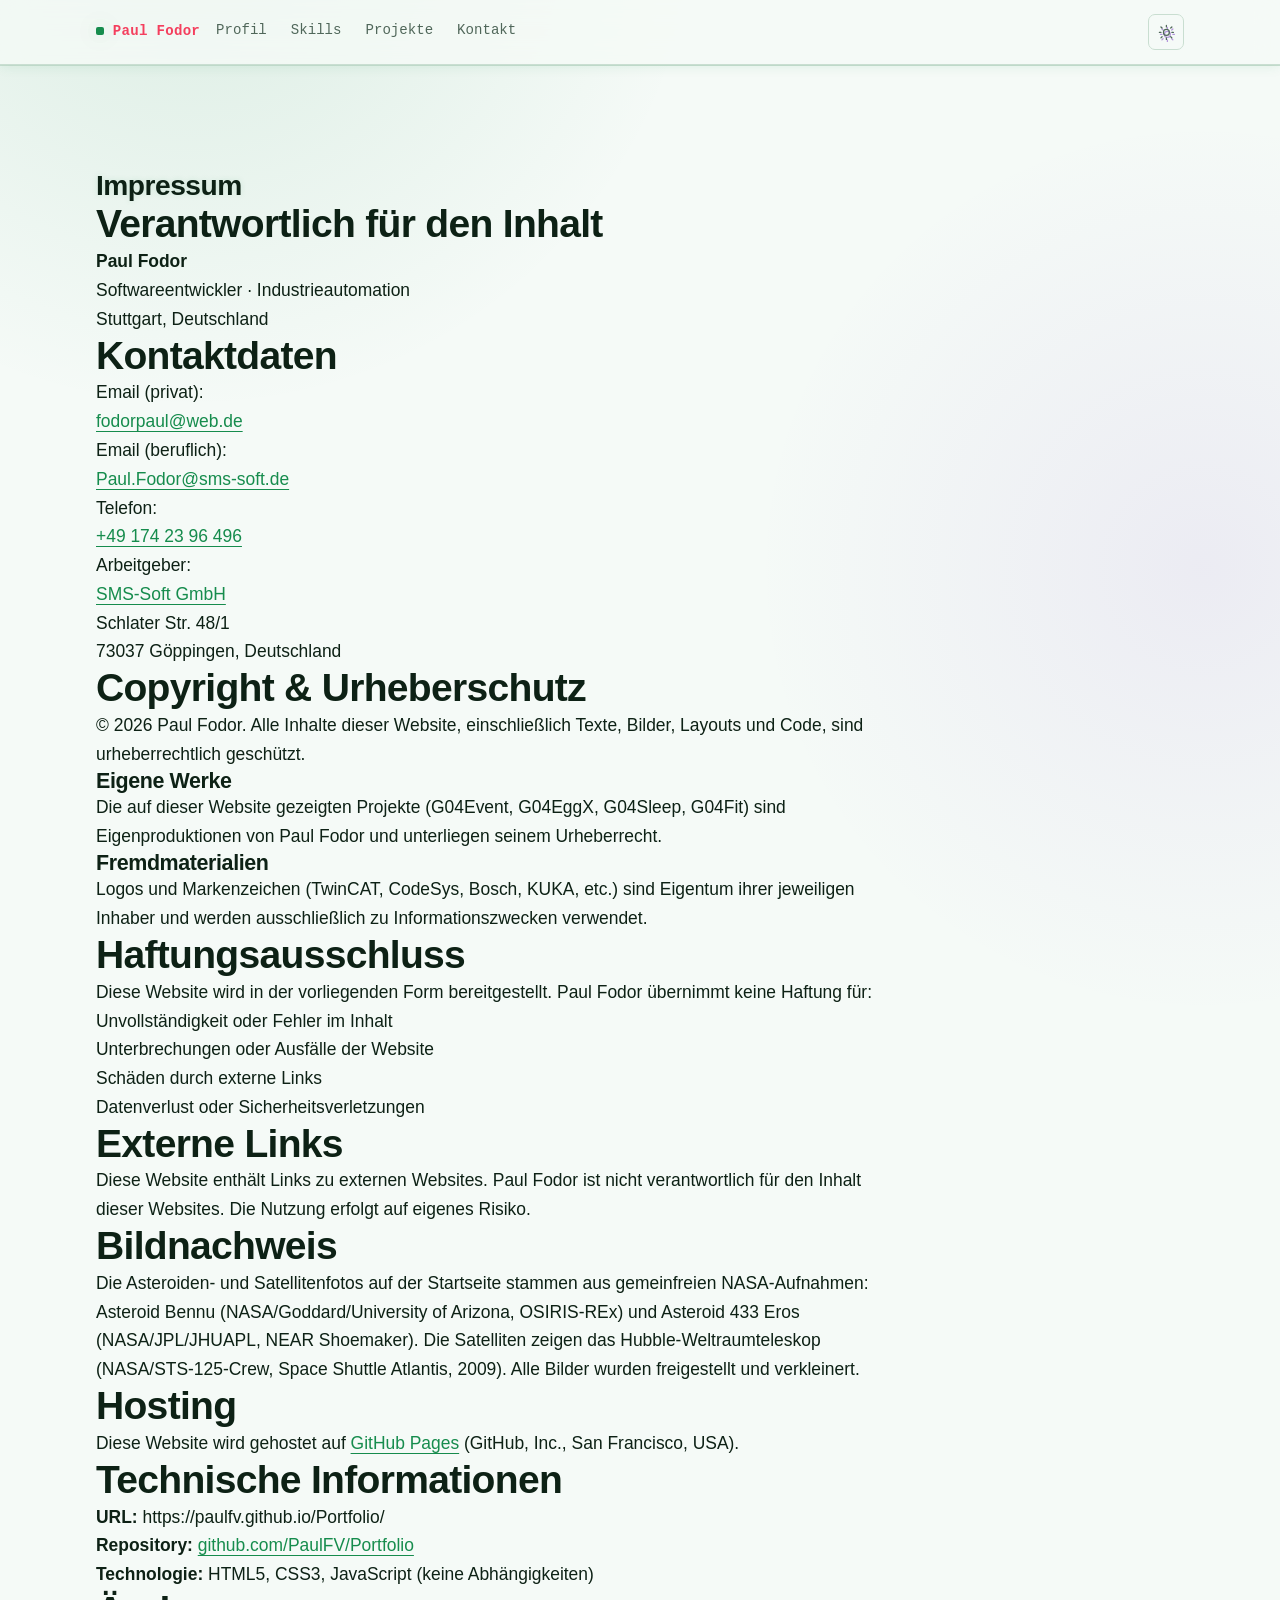
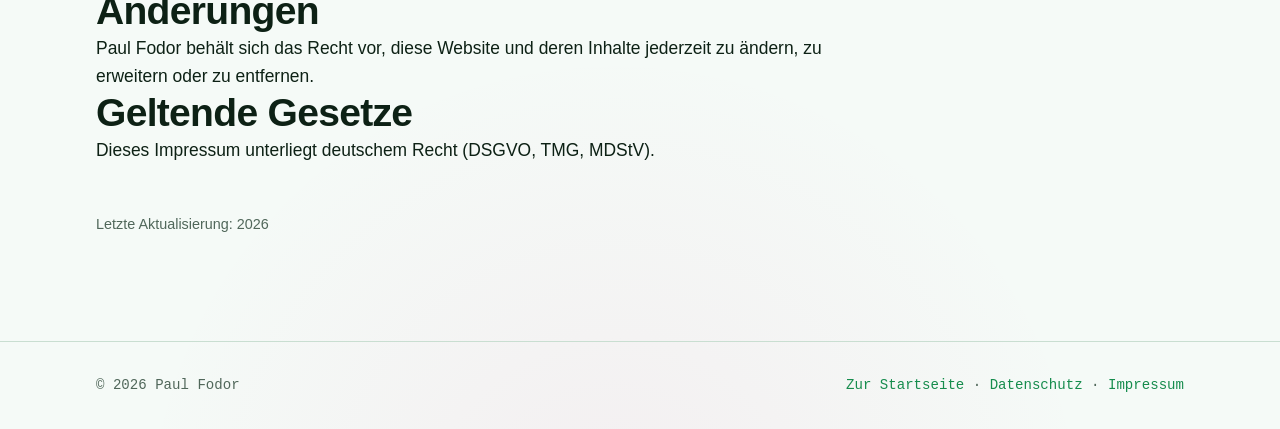
<file: imprint.html>
<!DOCTYPE html>
<html lang="de" prefix="og: https://ogp.me/ns#">
<head>
<meta charset="utf-8">
<meta name="viewport" content="width=device-width, initial-scale=1">
<title>Impressum — Paul Fodor</title>
<meta name="description" content="Impressum und Copyright von Paul Fodor">
<link rel="icon" href="assets/img/icon-32.png" sizes="32x32" type="image/png">
<link rel="icon" href="assets/img/icon-192.png" sizes="192x192" type="image/png">
<link rel="apple-touch-icon" href="assets/img/apple-touch-icon.png">
<link rel="manifest" href="manifest.webmanifest">
<meta name="theme-color" content="#000000">
<link rel="stylesheet" href="assets/css/style.css">
<script>
  (function () {
    try {
      var t = localStorage.getItem("theme");
      if (t === "dark" || t === "light") {
        document.documentElement.setAttribute("data-theme", t);
      }
    } catch (e) { }
  })();
</script>
</head>

<body>

<a class="skip-link" href="#main">Zum Inhalt springen</a>

<header class="site-header">
  <div class="wrap site-header__inner">
    <a class="brand" href="index.html">Paul&nbsp;Fodor</a>
    <nav class="nav" id="mobile-navigation" aria-label="Hauptnavigation">
      <ul class="nav__list">
        <li><a class="nav__link" href="index.html#profil">Profil</a></li>
        <li><a class="nav__link" href="index.html#skills">Skills</a></li>
        <li><a class="nav__link" href="index.html#projekte">Projekte</a></li>
        <li><a class="nav__link" href="index.html#kontakt">Kontakt</a></li>
      </ul>
    </nav>
    <div class="header-tools">
      <button class="menu-toggle" type="button" data-menu-toggle aria-controls="mobile-navigation" aria-expanded="false" aria-label="Menü öffnen">
        <span class="menu-toggle__bar"></span>
        <span class="menu-toggle__bar"></span>
        <span class="menu-toggle__bar"></span>
      </button>
      <button class="theme-toggle" type="button" data-theme-toggle aria-label="Farbschema umschalten">
        <svg class="icon-sun" viewBox="0 0 24 24" fill="none" stroke="currentColor" stroke-width="1.8" stroke-linecap="round" aria-hidden="true">
          <circle cx="12" cy="12" r="4.2"/>
          <path d="M12 2v2.2M12 19.8V22M4.2 4.2l1.6 1.6M18.2 18.2l1.6 1.6M2 12h2.2M19.8 12H22M4.2 19.8l1.6-1.6M18.2 5.8l1.6-1.6"/>
        </svg>
        <svg class="icon-moon" viewBox="0 0 24 24" fill="none" stroke="currentColor" stroke-width="1.8" stroke-linecap="round" stroke-linejoin="round" aria-hidden="true">
          <path d="M20.5 14.6A8.6 8.6 0 0 1 9.4 3.5a8.6 8.6 0 1 0 11.1 11.1Z"/>
        </svg>
      </button>
    </div>
  </div>
</header>

<main id="main">
  <section class="section">
    <div class="wrap">
      <h1 class="section__title">Impressum</h1>

      <div class="prose" style="max-width: 50rem;">
        <h2>Verantwortlich für den Inhalt</h2>
        <p>
          <strong>Paul Fodor</strong><br>
          Softwareentwickler · Industrieautomation<br>
          Stuttgart, Deutschland
        </p>

        <h2>Kontaktdaten</h2>
        <dl>
          <dt>Email (privat):</dt>
          <dd><a href="mailto:fodorpaul@web.de">fodorpaul@web.de</a></dd>

          <dt>Email (beruflich):</dt>
          <dd><a href="mailto:Paul.Fodor@sms-soft.de">Paul.Fodor@sms-soft.de</a></dd>

          <dt>Telefon:</dt>
          <dd><a href="tel:+491742396496">+49 174 23 96 496</a></dd>

          <dt>Arbeitgeber:</dt>
          <dd>
            <a href="https://sms-soft.de" target="_blank">SMS-Soft GmbH</a><br>
            Schlater Str. 48/1<br>
            73037 Göppingen, Deutschland
          </dd>
        </dl>

        <h2>Copyright & Urheberschutz</h2>
        <p>
          &copy; 2026 Paul Fodor. Alle Inhalte dieser Website, einschließlich Texte, Bilder, Layouts und Code, sind urheberrechtlich geschützt.
        </p>

        <h3>Eigene Werke</h3>
        <p>
          Die auf dieser Website gezeigten Projekte (G04Event, G04EggX, G04Sleep, G04Fit) sind Eigenproduktionen von Paul Fodor und unterliegen seinem Urheberrecht.
        </p>

        <h3>Fremdmaterialien</h3>
        <p>
          Logos und Markenzeichen (TwinCAT, CodeSys, Bosch, KUKA, etc.) sind Eigentum ihrer jeweiligen Inhaber und werden ausschließlich zu Informationszwecken verwendet.
        </p>

        <h2>Haftungsausschluss</h2>
        <p>
          Diese Website wird in der vorliegenden Form bereitgestellt. Paul Fodor übernimmt keine Haftung für:
        </p>
        <ul>
          <li>Unvollständigkeit oder Fehler im Inhalt</li>
          <li>Unterbrechungen oder Ausfälle der Website</li>
          <li>Schäden durch externe Links</li>
          <li>Datenverlust oder Sicherheitsverletzungen</li>
        </ul>

        <h2>Externe Links</h2>
        <p>
          Diese Website enthält Links zu externen Websites. Paul Fodor ist nicht verantwortlich für den Inhalt dieser Websites. Die Nutzung erfolgt auf eigenes Risiko.
        </p>

        <h2>Bildnachweis</h2>
        <p>
          Die Asteroiden- und Satellitenfotos auf der Startseite stammen aus gemeinfreien NASA-Aufnahmen:
          Asteroid Bennu (NASA/Goddard/University of Arizona, OSIRIS-REx) und Asteroid 433 Eros
          (NASA/JPL/JHUAPL, NEAR Shoemaker). Die Satelliten zeigen das Hubble-Weltraumteleskop
          (NASA/STS-125-Crew, Space Shuttle Atlantis, 2009). Alle Bilder wurden freigestellt und verkleinert.
        </p>

        <h2>Hosting</h2>
        <p>
          Diese Website wird gehostet auf <a href="https://pages.github.com" target="_blank">GitHub Pages</a> (GitHub, Inc., San Francisco, USA).
        </p>

        <h2>Technische Informationen</h2>
        <ul>
          <li><strong>URL:</strong> https://paulfv.github.io/Portfolio/</li>
          <li><strong>Repository:</strong> <a href="https://github.com/PaulFV/Portfolio" target="_blank">github.com/PaulFV/Portfolio</a></li>
          <li><strong>Technologie:</strong> HTML5, CSS3, JavaScript (keine Abhängigkeiten)</li>
        </ul>

        <h2>Änderungen</h2>
        <p>
          Paul Fodor behält sich das Recht vor, diese Website und deren Inhalte jederzeit zu ändern, zu erweitern oder zu entfernen.
        </p>

        <h2>Geltende Gesetze</h2>
        <p>
          Dieses Impressum unterliegt deutschem Recht (DSGVO, TMG, MDStV).
        </p>

        <p style="margin-top: 3rem; font-size: 0.9rem; color: var(--c-text-muted);">
          Letzte Aktualisierung: 2026
        </p>
      </div>
    </div>
  </section>
</main>

<footer class="site-footer">
  <div class="wrap site-footer__inner">
    <p>&copy; <span data-year>2026</span> Paul Fodor</p>
    <p><a href="index.html">Zur Startseite</a> · <a href="privacy.html">Datenschutz</a> · <a href="imprint.html">Impressum</a></p>
  </div>
</footer>

<script src="assets/js/main.js" defer></script>
</body>
</html>
</file>
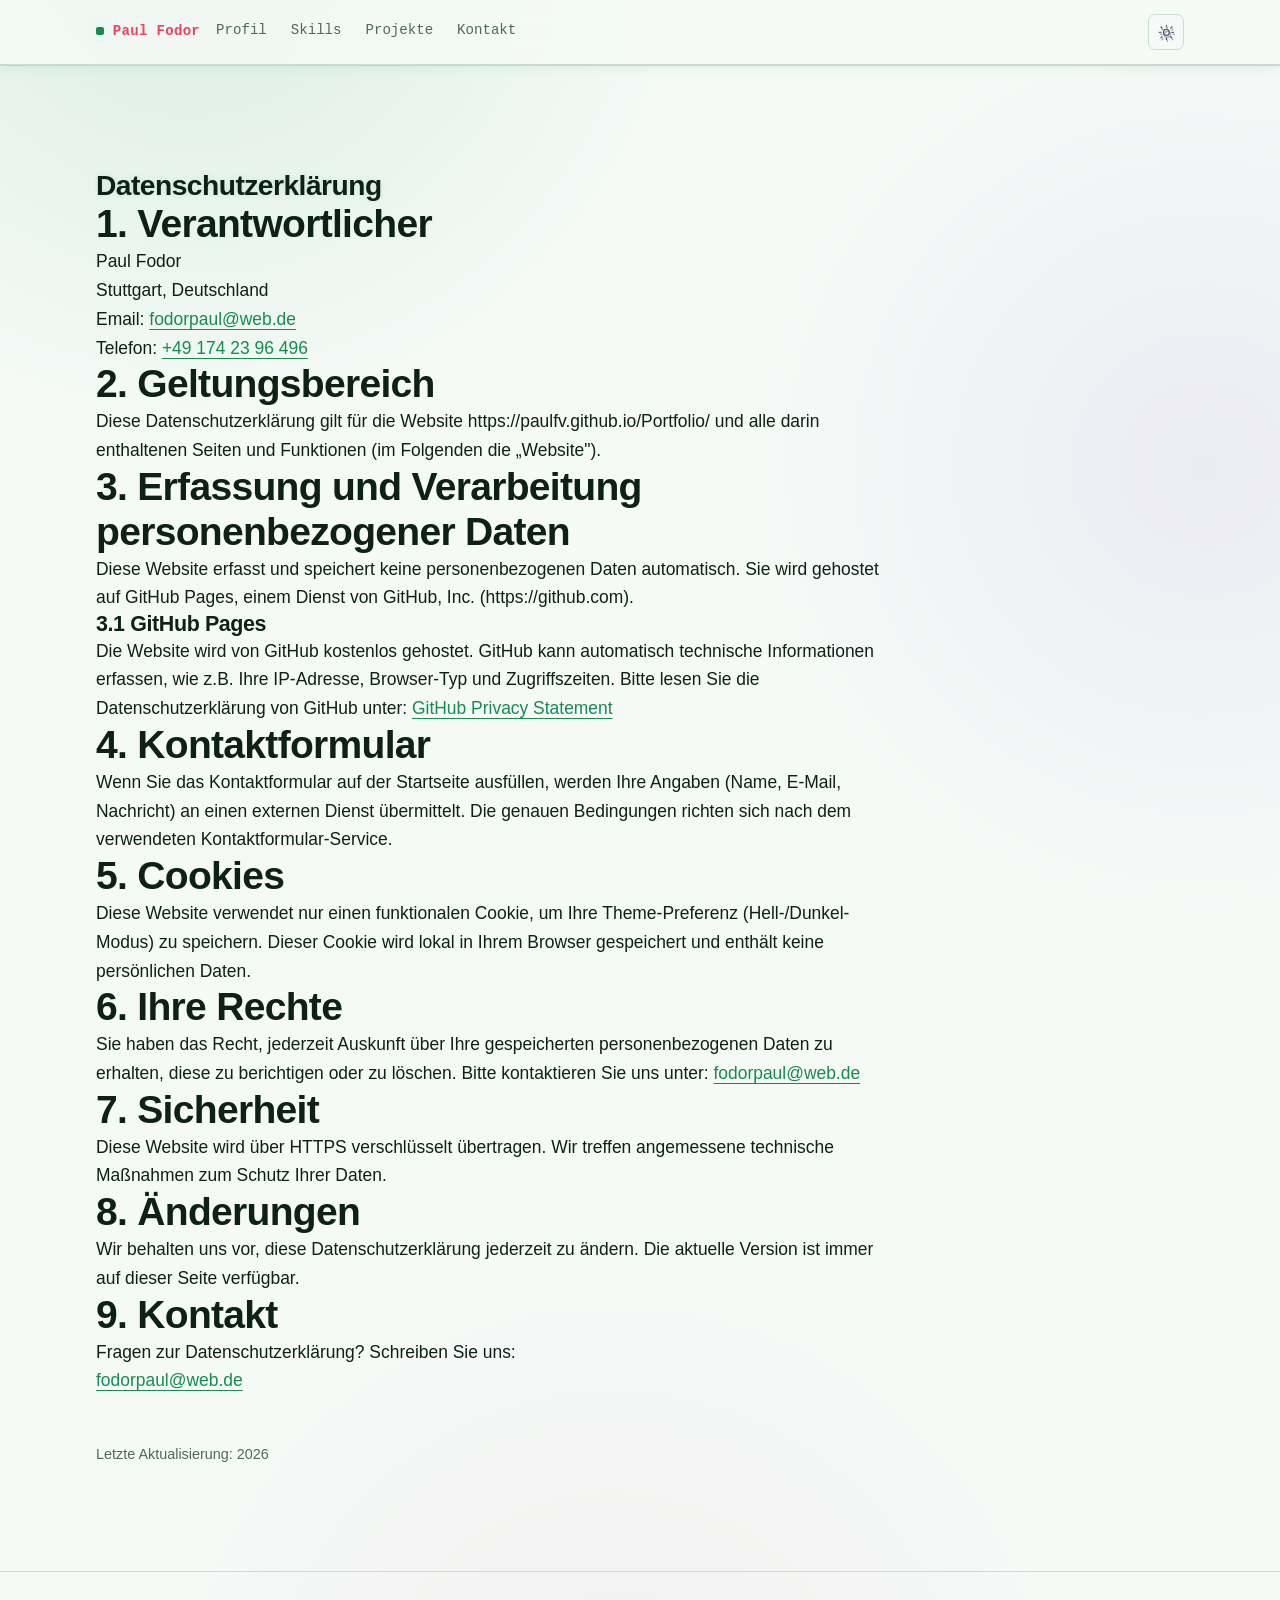
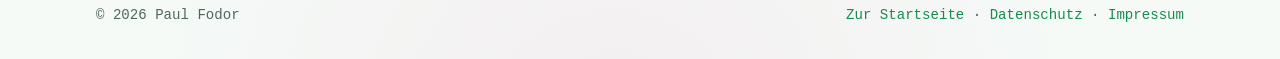
<file: privacy.html>
<!DOCTYPE html>
<html lang="de" prefix="og: https://ogp.me/ns#">
<head>
<meta charset="utf-8">
<meta name="viewport" content="width=device-width, initial-scale=1">
<title>Datenschutz — Paul Fodor</title>
<meta name="description" content="Datenschutzerklärung von Paul Fodor">
<link rel="icon" href="assets/img/icon-32.png" sizes="32x32" type="image/png">
<link rel="icon" href="assets/img/icon-192.png" sizes="192x192" type="image/png">
<link rel="apple-touch-icon" href="assets/img/apple-touch-icon.png">
<link rel="manifest" href="manifest.webmanifest">
<meta name="theme-color" content="#000000">
<link rel="stylesheet" href="assets/css/style.css">
<script>
  (function () {
    try {
      var t = localStorage.getItem("theme");
      if (t === "dark" || t === "light") {
        document.documentElement.setAttribute("data-theme", t);
      }
    } catch (e) { }
  })();
</script>
</head>

<body>

<a class="skip-link" href="#main">Zum Inhalt springen</a>

<header class="site-header">
  <div class="wrap site-header__inner">
    <a class="brand" href="index.html">Paul&nbsp;Fodor</a>
    <nav class="nav" id="mobile-navigation" aria-label="Hauptnavigation">
      <ul class="nav__list">
        <li><a class="nav__link" href="index.html#profil">Profil</a></li>
        <li><a class="nav__link" href="index.html#skills">Skills</a></li>
        <li><a class="nav__link" href="index.html#projekte">Projekte</a></li>
        <li><a class="nav__link" href="index.html#kontakt">Kontakt</a></li>
      </ul>
    </nav>
    <div class="header-tools">
      <button class="menu-toggle" type="button" data-menu-toggle aria-controls="mobile-navigation" aria-expanded="false" aria-label="Menü öffnen">
        <span class="menu-toggle__bar"></span>
        <span class="menu-toggle__bar"></span>
        <span class="menu-toggle__bar"></span>
      </button>
      <button class="theme-toggle" type="button" data-theme-toggle aria-label="Farbschema umschalten">
        <svg class="icon-sun" viewBox="0 0 24 24" fill="none" stroke="currentColor" stroke-width="1.8" stroke-linecap="round" aria-hidden="true">
          <circle cx="12" cy="12" r="4.2"/>
          <path d="M12 2v2.2M12 19.8V22M4.2 4.2l1.6 1.6M18.2 18.2l1.6 1.6M2 12h2.2M19.8 12H22M4.2 19.8l1.6-1.6M18.2 5.8l1.6-1.6"/>
        </svg>
        <svg class="icon-moon" viewBox="0 0 24 24" fill="none" stroke="currentColor" stroke-width="1.8" stroke-linecap="round" stroke-linejoin="round" aria-hidden="true">
          <path d="M20.5 14.6A8.6 8.6 0 0 1 9.4 3.5a8.6 8.6 0 1 0 11.1 11.1Z"/>
        </svg>
      </button>
    </div>
  </div>
</header>

<main id="main">
  <section class="section">
    <div class="wrap">
      <h1 class="section__title">Datenschutzerklärung</h1>

      <div class="prose" style="max-width: 50rem;">
        <h2>1. Verantwortlicher</h2>
        <p>
          Paul Fodor<br>
          Stuttgart, Deutschland<br>
          Email: <a href="mailto:fodorpaul@web.de">fodorpaul@web.de</a><br>
          Telefon: <a href="tel:+491742396496">+49 174 23 96 496</a>
        </p>

        <h2>2. Geltungsbereich</h2>
        <p>
          Diese Datenschutzerklärung gilt für die Website https://paulfv.github.io/Portfolio/ und alle darin enthaltenen Seiten und Funktionen (im Folgenden die „Website").
        </p>

        <h2>3. Erfassung und Verarbeitung personenbezogener Daten</h2>
        <p>
          Diese Website erfasst und speichert keine personenbezogenen Daten automatisch. Sie wird gehostet auf GitHub Pages, einem Dienst von GitHub, Inc. (https://github.com).
        </p>

        <h3>3.1 GitHub Pages</h3>
        <p>
          Die Website wird von GitHub kostenlos gehostet. GitHub kann automatisch technische Informationen erfassen, wie z.B. Ihre IP-Adresse, Browser-Typ und Zugriffszeiten. Bitte lesen Sie die Datenschutzerklärung von GitHub unter: <a href="https://docs.github.com/en/site-policy/privacy-policies/github-privacy-statement" target="_blank">GitHub Privacy Statement</a>
        </p>

        <h2>4. Kontaktformular</h2>
        <p>
          Wenn Sie das Kontaktformular auf der Startseite ausfüllen, werden Ihre Angaben (Name, E-Mail, Nachricht) an einen externen Dienst übermittelt. Die genauen Bedingungen richten sich nach dem verwendeten Kontaktformular-Service.
        </p>

        <h2>5. Cookies</h2>
        <p>
          Diese Website verwendet nur einen funktionalen Cookie, um Ihre Theme-Preferenz (Hell-/Dunkel-Modus) zu speichern. Dieser Cookie wird lokal in Ihrem Browser gespeichert und enthält keine persönlichen Daten.
        </p>

        <h2>6. Ihre Rechte</h2>
        <p>
          Sie haben das Recht, jederzeit Auskunft über Ihre gespeicherten personenbezogenen Daten zu erhalten, diese zu berichtigen oder zu löschen. Bitte kontaktieren Sie uns unter: <a href="mailto:fodorpaul@web.de">fodorpaul@web.de</a>
        </p>

        <h2>7. Sicherheit</h2>
        <p>
          Diese Website wird über HTTPS verschlüsselt übertragen. Wir treffen angemessene technische Maßnahmen zum Schutz Ihrer Daten.
        </p>

        <h2>8. Änderungen</h2>
        <p>
          Wir behalten uns vor, diese Datenschutzerklärung jederzeit zu ändern. Die aktuelle Version ist immer auf dieser Seite verfügbar.
        </p>

        <h2>9. Kontakt</h2>
        <p>
          Fragen zur Datenschutzerklärung? Schreiben Sie uns:<br>
          <a href="mailto:fodorpaul@web.de">fodorpaul@web.de</a>
        </p>

        <p style="margin-top: 3rem; font-size: 0.9rem; color: var(--c-text-muted);">
          Letzte Aktualisierung: 2026
        </p>
      </div>
    </div>
  </section>
</main>

<footer class="site-footer">
  <div class="wrap site-footer__inner">
    <p>&copy; <span data-year>2026</span> Paul Fodor</p>
    <p><a href="index.html">Zur Startseite</a> · <a href="privacy.html">Datenschutz</a> · <a href="imprint.html">Impressum</a></p>
  </div>
</footer>

<script src="assets/js/main.js" defer></script>
</body>
</html>
</file>
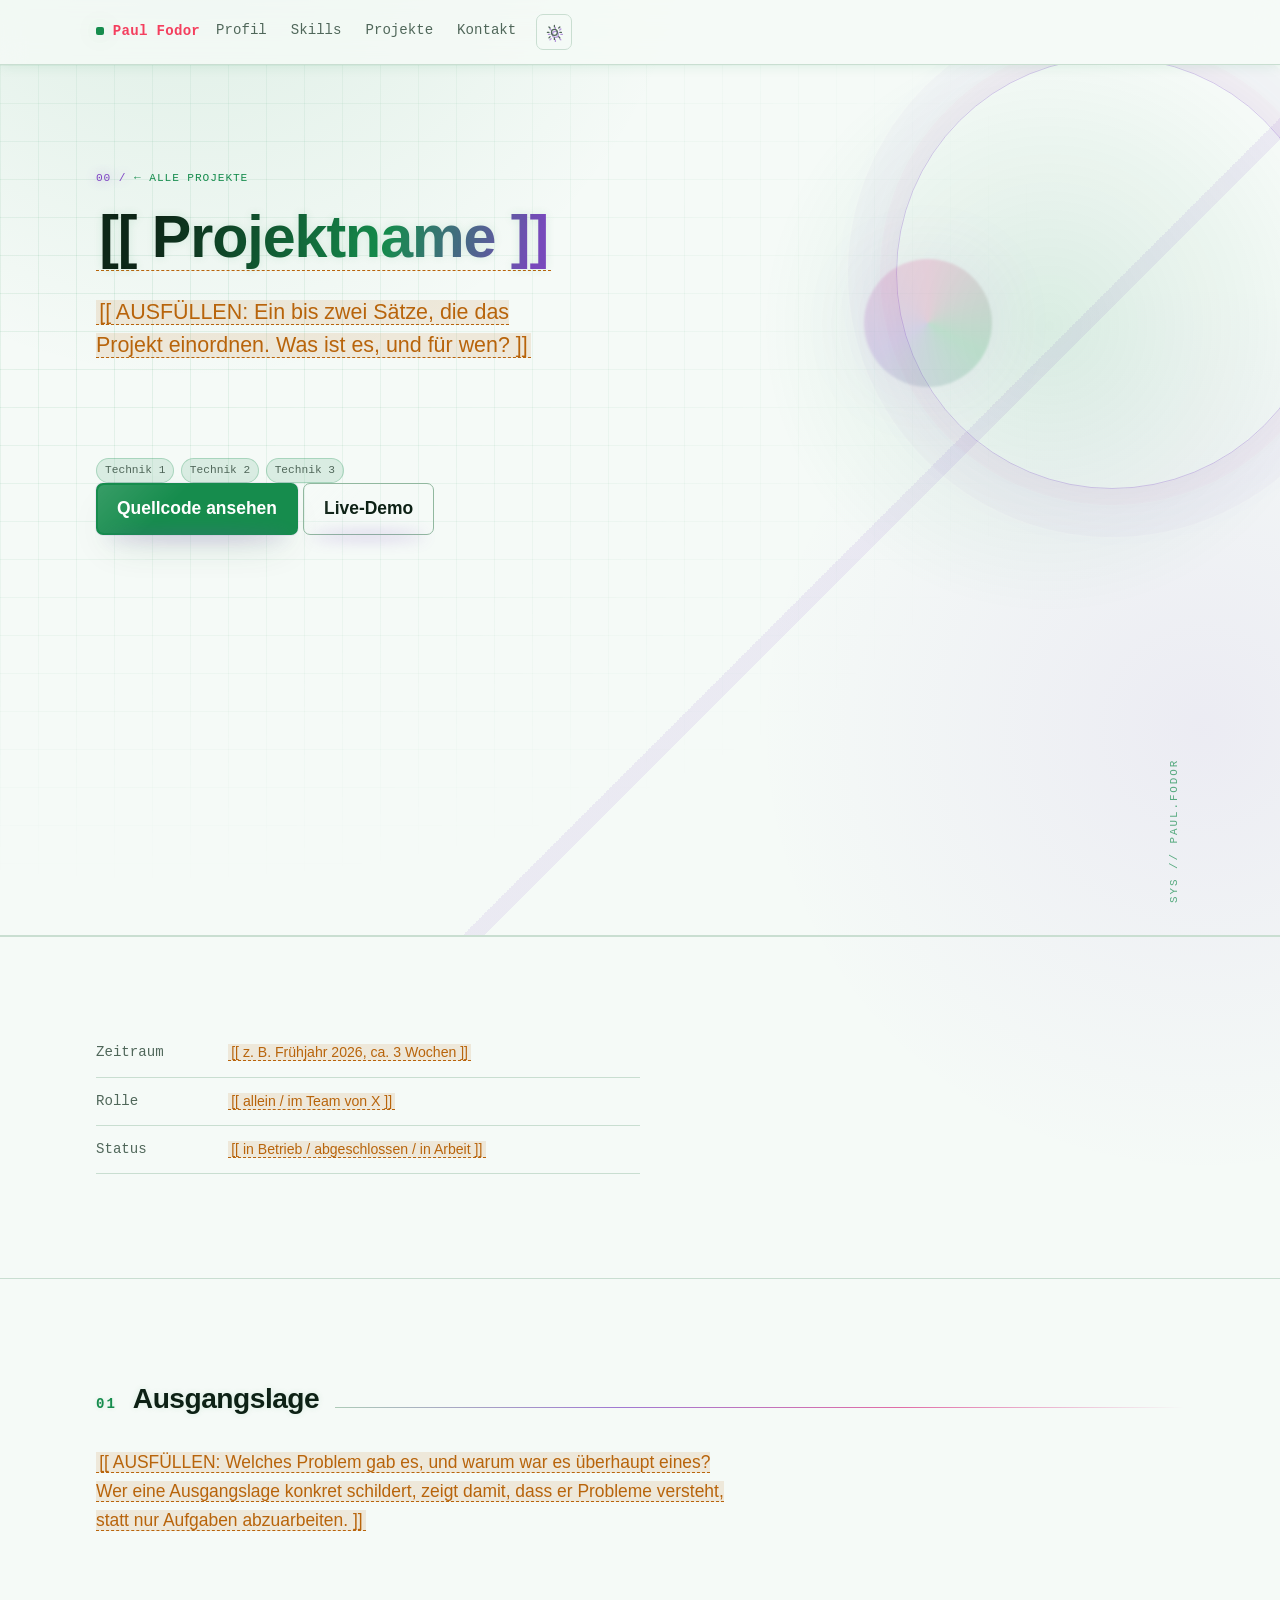
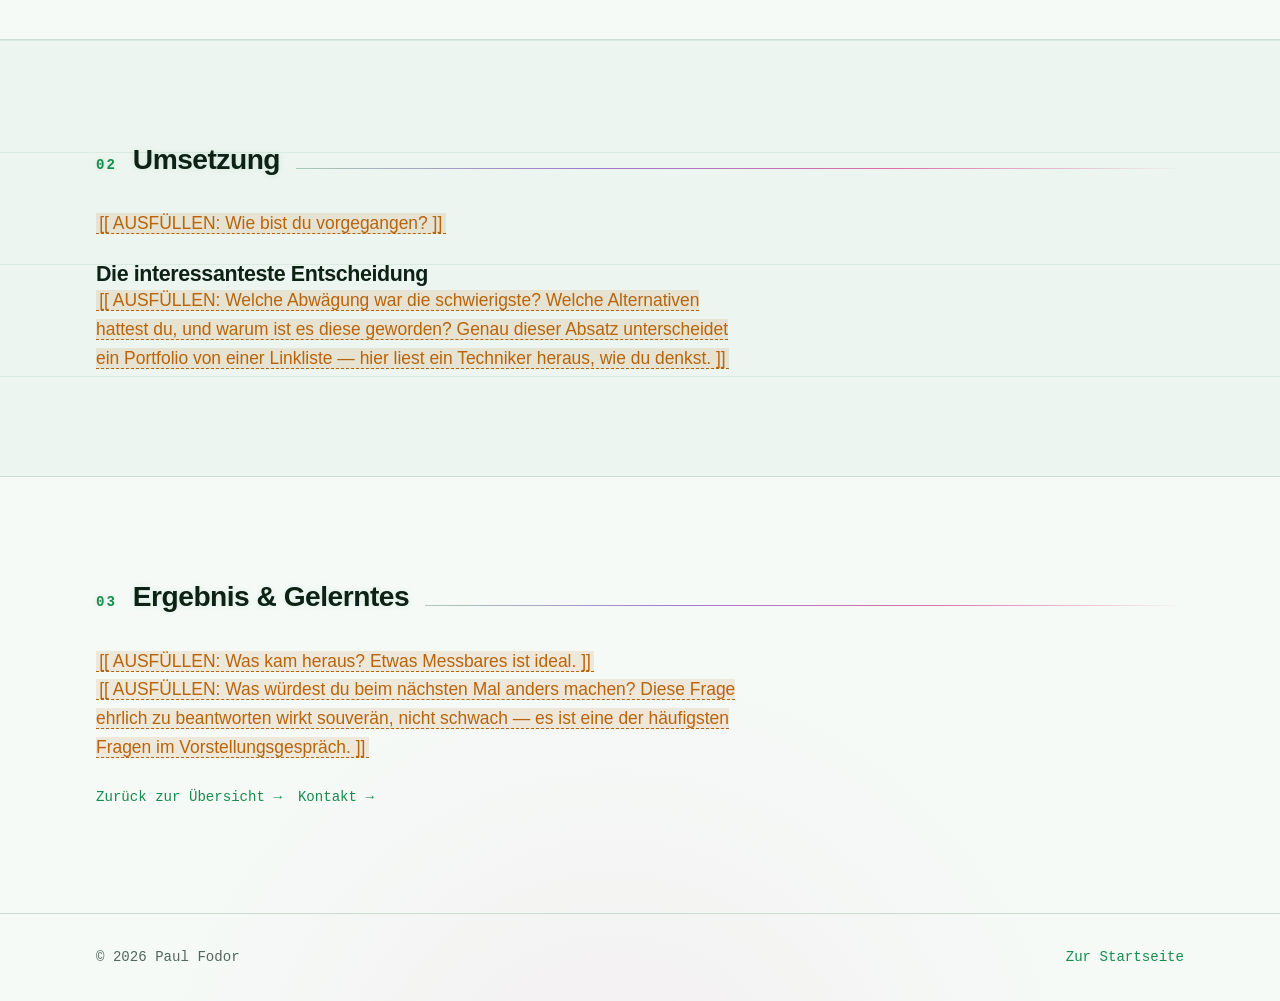
<file: projekte/vorlage.html>
<!DOCTYPE html>
<html lang="de">
<head>
<meta charset="utf-8">
<meta name="viewport" content="width=device-width, initial-scale=1">

<!-- ==========================================================
     VORLAGE FÜR EINE PROJEKT-DETAILSEITE

     So legst du ein neues Projekt an:
       1. Diese Datei kopieren, z. B. nach projekte/pruefstand-simulator.html
       2. <title>, description und alle [[ … ]]-Stellen ausfüllen
       3. In index.html die passende Projektkarte auf die neue
          Datei verlinken (zwei Stellen: Titel und „Details")

     Kurze Faustregel für den Text: Nicht aufzählen, was du benutzt
     hast, sondern erzählen, welche Entscheidung du getroffen hast
     und warum. Werkzeuge kennt jeder — Urteilsvermögen nicht.
     ========================================================== -->

<title>[[ Projektname ]] — Paul Fodor</title>
<meta name="description" content="[[ AUSFÜLLEN: Ein Satz zum Projekt, erscheint in Suchergebnissen. ]]">

<meta property="og:type" content="article">
<meta property="og:locale" content="de_DE">
<meta property="og:title" content="[[ Projektname ]] — Paul Fodor">
<meta property="og:description" content="[[ Ein Satz zum Projekt. ]]">

<link rel="icon" href="../assets/img/icon-32.png" sizes="32x32" type="image/png">
<link rel="apple-touch-icon" href="../assets/img/apple-touch-icon.png">
<link rel="stylesheet" href="../assets/css/style.css">

<script>
  (function () {
    try {
      var t = localStorage.getItem("theme");
      if (t === "dark" || t === "light") {
        document.documentElement.setAttribute("data-theme", t);
      }
    } catch (e) {}
  })();
</script>
</head>

<body>

<a class="skip-link" href="#main">Zum Inhalt springen</a>

<header class="site-header">
  <div class="wrap site-header__inner">
    <a class="brand" href="../index.html">Paul&nbsp;Fodor</a>

    <nav class="nav" aria-label="Hauptnavigation">
      <ul class="nav__list">
        <li><a class="nav__link" href="../index.html#profil">Profil</a></li>
        <li><a class="nav__link" href="../index.html#skills">Skills</a></li>
        <li><a class="nav__link" href="../index.html#projekte">Projekte</a></li>
        <li><a class="nav__link" href="../index.html#kontakt">Kontakt</a></li>
      </ul>
    </nav>

    <button class="theme-toggle" type="button"
            data-theme-toggle
            aria-label="Farbschema umschalten">
      <svg class="icon-sun" viewBox="0 0 24 24" fill="none" stroke="currentColor"
           stroke-width="1.8" stroke-linecap="round" aria-hidden="true">
        <circle cx="12" cy="12" r="4.2"/>
        <path d="M12 2v2.2M12 19.8V22M4.2 4.2l1.6 1.6M18.2 18.2l1.6 1.6M2 12h2.2M19.8 12H22M4.2 19.8l1.6-1.6M18.2 5.8l1.6-1.6"/>
      </svg>
      <svg class="icon-moon" viewBox="0 0 24 24" fill="none" stroke="currentColor"
           stroke-width="1.8" stroke-linecap="round" stroke-linejoin="round" aria-hidden="true">
        <path d="M20.5 14.6A8.6 8.6 0 0 1 9.4 3.5a8.6 8.6 0 1 0 11.1 11.1Z"/>
      </svg>
    </button>
  </div>
</header>


<main id="main">

  <article>

    <!-- ===== Kopf ===== -->
    <div class="hero">
      <div class="wrap">
        <p class="card__kicker">
          <a href="../index.html#projekte" style="text-decoration: none;">← Alle Projekte</a>
        </p>

        <h1 class="hero__title" style="max-width: 22ch; margin-top: var(--sp-4);">
          <span class="todo">[[ Projektname ]]</span>
        </h1>

        <p class="hero__lead">
          <span class="todo">[[ AUSFÜLLEN: Ein bis zwei Sätze, die das Projekt einordnen. Was ist es, und für wen? ]]</span>
        </p>

        <ul class="tags" style="margin-top: var(--sp-5);">
          <li class="tag">Technik 1</li>
          <li class="tag">Technik 2</li>
          <li class="tag">Technik 3</li>
        </ul>

        <div class="hero__actions">
          <a class="btn btn--primary" href="https://github.com/">Quellcode ansehen</a>
          <!-- Falls es keine Live-Demo gibt, den folgenden Link löschen -->
          <a class="btn btn--ghost" href="#">Live-Demo</a>
        </div>
      </div>
    </div>


    <!-- ===== Eckdaten ===== -->
    <section class="section" aria-labelledby="eckdaten-titel">
      <div class="wrap">
        <h2 class="visually-hidden" id="eckdaten-titel">Eckdaten</h2>

        <dl class="about__meta" style="margin-top: 0; max-width: 34rem;">
          <div>
            <dt>Zeitraum</dt>
            <dd><span class="todo">[[ z. B. Frühjahr 2026, ca. 3 Wochen ]]</span></dd>
          </div>
          <div>
            <dt>Rolle</dt>
            <dd><span class="todo">[[ allein / im Team von X ]]</span></dd>
          </div>
          <div>
            <dt>Status</dt>
            <dd><span class="todo">[[ in Betrieb / abgeschlossen / in Arbeit ]]</span></dd>
          </div>
        </dl>
      </div>
    </section>


    <!-- ===== Ausgangslage ===== -->
    <section class="section" aria-labelledby="problem-titel">
      <div class="wrap">
        <div class="section__head">
          <span class="section__num" aria-hidden="true">01</span>
          <h2 class="section__title" id="problem-titel">Ausgangslage</h2>
          <span class="section__rule" aria-hidden="true"></span>
        </div>

        <div class="prose">
          <p>
            <span class="todo">[[ AUSFÜLLEN: Welches Problem gab es, und warum war es überhaupt eines? Wer eine Ausgangslage konkret schildert, zeigt damit, dass er Probleme versteht, statt nur Aufgaben abzuarbeiten. ]]</span>
          </p>
        </div>
      </div>
    </section>


    <!-- ===== Umsetzung ===== -->
    <section class="section section--tint" aria-labelledby="loesung-titel">
      <div class="wrap">
        <div class="section__head">
          <span class="section__num" aria-hidden="true">02</span>
          <h2 class="section__title" id="loesung-titel">Umsetzung</h2>
          <span class="section__rule" aria-hidden="true"></span>
        </div>

        <div class="prose">
          <p>
            <span class="todo">[[ AUSFÜLLEN: Wie bist du vorgegangen? ]]</span>
          </p>

          <h3 style="margin-top: var(--sp-5);">Die interessanteste Entscheidung</h3>
          <p>
            <span class="todo">[[ AUSFÜLLEN: Welche Abwägung war die schwierigste? Welche Alternativen hattest du, und warum ist es diese geworden? Genau dieser Absatz unterscheidet ein Portfolio von einer Linkliste — hier liest ein Techniker heraus, wie du denkst. ]]</span>
          </p>
        </div>

        <!-- Optional: Screenshot oder Diagramm
        <figure style="margin-top: var(--sp-6);">
          <img src="../assets/img/projekt-1.png"
               alt="[[ Beschreibe, was auf dem Bild zu sehen ist ]]"
               width="1200" height="750" loading="lazy"
               style="border: 1px solid var(--c-border); border-radius: var(--radius);">
          <figcaption class="card__text" style="margin-top: var(--sp-3);">
            [[ Bildunterschrift ]]
          </figcaption>
        </figure>
        -->
      </div>
    </section>


    <!-- ===== Ergebnis ===== -->
    <section class="section" aria-labelledby="ergebnis-titel">
      <div class="wrap">
        <div class="section__head">
          <span class="section__num" aria-hidden="true">03</span>
          <h2 class="section__title" id="ergebnis-titel">Ergebnis &amp; Gelerntes</h2>
          <span class="section__rule" aria-hidden="true"></span>
        </div>

        <div class="prose">
          <p>
            <span class="todo">[[ AUSFÜLLEN: Was kam heraus? Etwas Messbares ist ideal. ]]</span>
          </p>
          <p>
            <span class="todo">[[ AUSFÜLLEN: Was würdest du beim nächsten Mal anders machen? Diese Frage ehrlich zu beantworten wirkt souverän, nicht schwach — es ist eine der häufigsten Fragen im Vorstellungsgespräch. ]]</span>
          </p>
        </div>

        <p class="card__links">
          <a href="../index.html#projekte">Zurück zur Übersicht</a>
          <a href="../index.html#kontakt">Kontakt</a>
        </p>
      </div>
    </section>

  </article>

</main>


<footer class="site-footer">
  <div class="wrap site-footer__inner">
    <p>&copy; <span data-year>2026</span> Paul Fodor</p>
    <p><a href="../index.html">Zur Startseite</a></p>
  </div>
</footer>

<script src="../assets/js/main.js" defer></script>
</body>
</html>
</file>
<file: assets/css/style.css>
/* =============================================================
   Persönliche Website — Stylesheet
   Aufbau:
     1. Design-Tokens (Farben, Schrift, Abstände)
     2. Reset & Grundlagen
     3. Layout-Bausteine
     4. Kopfbereich & Navigation
     5. Hero
     6. Abschnitts-Kopfzeilen
     7. Profil
     8. Skills
     9. Projekte
    10. Kontakt
    11. Fußzeile
    12. Hilfsklassen, Bewegungsreduktion, Druck
   ============================================================= */


/* --- 1. Design-Tokens --------------------------------------- */

:root {
  color-scheme: light;

  /* Flächen */
  --c-bg:            #f5faf7;
  --c-surface:       #ecf5ef;
  --c-surface-2:     #e1efe6;
  --c-border:        #c9ded1;
  --c-border-strong: #91b89f;
  --c-grid:          rgba(22, 140, 77, 0.09);

  /* Text */
  --c-text:          #0d2115;
  --c-text-muted:    #50675a;

  /* Signalfarbe — bewusst nicht das Blau des Arbeitgebers.
     Der Ton ist so tief gewählt, dass er auch als kleine Schrift auf
     der eingefärbten Fläche (--c-accent-soft) noch 5.5:1 erreicht. */
  --c-accent:        #168c4d;
  --c-accent-hover:  #0d6738;
  --c-accent-soft:   rgba(22, 140, 77, 0.12);
  --c-accent-2:      #7f46c4;
  --c-accent-3:      #d93687;
  --c-on-accent:     #ffffff;

  --c-ok:            #128d68;
  --c-focus:         #168c4d;
  --c-todo:          #b8640b;

  --c-header-bg:     rgba(245, 250, 247, 0.80);

  --c-glow:          0 0 0.8rem rgba(22, 140, 77, 0.12);
  --c-glow-strong:   0 0 1.5rem rgba(22, 140, 77, 0.18), 0 0 1.2rem rgba(127, 70, 196, 0.08);
  --c-text-glow:     0 0 1rem rgba(22, 140, 77, 0.12);

  /* Schrift — Systemschriften: 0 KB Ladezeit, kein externes CDN,
     damit auch kein Datenschutz-Thema durch Schrift-Nachladen. */
  --font-sans: -apple-system, BlinkMacSystemFont, "Segoe UI", Roboto,
               "Helvetica Neue", Arial, "Noto Sans", sans-serif;
  --font-mono: ui-monospace, SFMono-Regular, "Cascadia Mono", Consolas,
               "Liberation Mono", Menlo, monospace;

  /* Fließende Schriftgrößen */
  --step--1: clamp(0.82rem, 0.80rem + 0.10vw, 0.88rem);
  --step-0:  clamp(1.00rem, 0.97rem + 0.16vw, 1.09rem);
  --step-1:  clamp(1.16rem, 1.10rem + 0.30vw, 1.35rem);
  --step-2:  clamp(1.40rem, 1.28rem + 0.60vw, 1.80rem);
  --step-3:  clamp(1.75rem, 1.52rem + 1.15vw, 2.55rem);
  --step-4:  clamp(2.20rem, 1.70rem + 2.50vw, 3.90rem);

  /* Abstände */
  --sp-1: 0.25rem;
  --sp-2: 0.5rem;
  --sp-3: 0.75rem;
  --sp-4: 1rem;
  --sp-5: 1.5rem;
  --sp-6: 2rem;
  --sp-7: 3rem;
  --sp-8: 4.5rem;
  --sp-9: 6.5rem;

  /* Form */
  --radius:    14px;
  --radius-sm: 7px;
  --w-content: 68rem;
  --w-prose:   40rem;

  --shadow-sm: 0 1px 2px rgba(18, 54, 31, 0.07), 0 0 0 1px rgba(22, 140, 77, 0.04);
  --shadow-md: 0 18px 42px -18px rgba(18, 77, 43, 0.30), 0 0 0 1px rgba(127, 70, 196, 0.08);

  --t: 160ms cubic-bezier(0.2, 0.6, 0.3, 1);
}

/* Dunkles Schema — Systemeinstellung, sofern nicht manuell auf hell gestellt */
@media (prefers-color-scheme: dark) {
  :root:not([data-theme="light"]) {
    color-scheme: dark;

    --c-bg:            #000a05;
    --c-surface:       #0d1a12;
    --c-surface-2:     #132420;
    --c-border:        #1f5a3f;
    --c-border-strong: #4aa87a;
    --c-grid:          rgba(0, 255, 170, 0.08);

    --c-text:          #f0fffa;
    --c-text-muted:    #8dd4c6;

    --c-accent:        #00ffaa;
    --c-accent-hover:  #7fff00;
    --c-accent-soft:   rgba(0, 255, 170, 0.15);
    --c-accent-2:      #d400ff;
    --c-accent-3:      #ff00ff;
    --c-on-accent:     #000a05;

    --c-ok:            #00ff88;
    --c-focus:         #00ffff;
    --c-todo:          #ffaa00;

    --c-header-bg:     rgba(0, 10, 5, 0.85);

    --c-glow:          0 0 2rem rgba(0, 255, 170, 0.6), 0 0 1rem rgba(212, 0, 255, 0.4), 0 0 0.5rem rgba(255, 0, 255, 0.3);
    --c-glow-strong:   0 0 4rem rgba(0, 255, 170, 0.5), 0 0 2.5rem rgba(212, 0, 255, 0.6), 0 0 1rem rgba(255, 0, 255, 0.5);
    --c-text-glow:     0 0 2rem rgba(0, 255, 170, 0.7), 0 0 1.5rem rgba(212, 0, 255, 0.4);

    --shadow-sm: 0 1px 3px rgba(0, 0, 0, 0.6), 0 0 0 1px rgba(0, 255, 170, 0.25), 0 0 20px rgba(212, 0, 255, 0.15);
    --shadow-md: 0 20px 50px -20px rgba(0, 0, 0, 0.9), 0 0 40px rgba(0, 255, 170, 0.3), 0 0 5px rgba(255, 0, 255, 0.8);
  }
}

/* Dunkles Schema — manuell gewählt */
:root[data-theme="dark"] {
  color-scheme: dark;

  --c-bg:            #000a05;
  --c-surface:       #0d1a12;
  --c-surface-2:     #132420;
  --c-border:        #1f5a3f;
  --c-border-strong: #4aa87a;
  --c-grid:          rgba(0, 255, 170, 0.08);

  --c-text:          #f0fffa;
  --c-text-muted:    #8dd4c6;

  --c-accent:        #00ffaa;
  --c-accent-hover:  #7fff00;
  --c-accent-soft:   rgba(0, 255, 170, 0.15);
  --c-accent-2:      #d400ff;
  --c-accent-3:      #ff00ff;
  --c-on-accent:     #000a05;

  --c-ok:            #00ff88;
  --c-focus:         #00ffff;
  --c-todo:          #ffaa00;

  --c-header-bg:     rgba(0, 10, 5, 0.85);

  --c-glow:          0 0 2rem rgba(0, 255, 170, 0.6), 0 0 1rem rgba(212, 0, 255, 0.4), 0 0 0.5rem rgba(255, 0, 255, 0.3);
  --c-glow-strong:   0 0 4rem rgba(0, 255, 170, 0.5), 0 0 2.5rem rgba(212, 0, 255, 0.6), 0 0 1rem rgba(255, 0, 255, 0.5);
  --c-text-glow:     0 0 2rem rgba(0, 255, 170, 0.7), 0 0 1.5rem rgba(212, 0, 255, 0.4);

  --shadow-sm: 0 1px 3px rgba(0, 0, 0, 0.6), 0 0 0 1px rgba(0, 255, 170, 0.25), 0 0 20px rgba(212, 0, 255, 0.15);
  --shadow-md: 0 20px 50px -20px rgba(0, 0, 0, 0.9), 0 0 40px rgba(0, 255, 170, 0.3), 0 0 5px rgba(255, 0, 255, 0.8);
}


/* --- 2. Reset & Grundlagen ---------------------------------- */

*,
*::before,
*::after { box-sizing: border-box; }

* { margin: 0; }

html {
  -webkit-text-size-adjust: 100%;
  scroll-behavior: smooth;
  /* Damit Anker-Sprünge nicht unter der fixierten Kopfzeile landen.
     Muss die höchste Variante abdecken — das ist die zweizeilige
     Kopfzeile auf schmalen Displays (rund 90 px). */
  scroll-padding-top: 6.5rem;
}

body {
  background-color: var(--c-bg);
  background-image:
    radial-gradient(circle at 15% -5%, var(--c-accent-soft), transparent 32rem),
    radial-gradient(circle at 94% 28%, color-mix(in srgb, var(--c-accent-2) 8%, transparent), transparent 28rem),
    radial-gradient(circle at 48% 105%, color-mix(in srgb, var(--c-accent-3) 6%, transparent), transparent 30rem);
  color: var(--c-text);
  font-family: var(--font-sans);
  font-size: var(--step-0);
  line-height: 1.65;
  -webkit-font-smoothing: antialiased;
  text-rendering: optimizeLegibility;
  overflow-x: hidden;
}

h1, h2, h3, h4 {
  line-height: 1.15;
  font-weight: 650;
  letter-spacing: -0.018em;
  text-wrap: balance;
}

h1 { font-size: var(--step-4); }
h2 { font-size: var(--step-3); }
h3 { font-size: var(--step-1); }

p { text-wrap: pretty; }

a {
  color: var(--c-accent);
  text-decoration-thickness: 1px;
  text-underline-offset: 0.22em;
  transition: color var(--t);
}

a:hover { color: var(--c-accent-hover); }

/* Ein sichtbarer, konsistenter Fokusrahmen für Tastaturbedienung */
:focus-visible {
  outline: 2px solid var(--c-focus);
  outline-offset: 3px;
  border-radius: var(--radius-sm);
}

img, svg {
  display: block;
  max-width: 100%;
  height: auto;
}

ul, ol { padding: 0; list-style: none; }

button { font: inherit; color: inherit; }

/* Muss die display-Regeln der Bausteine schlagen */
[hidden] { display: none !important; }

::selection {
  background: var(--c-accent);
  color: var(--c-on-accent);
}


/* --- 3. Layout-Bausteine ------------------------------------ */

.wrap {
  width: min(100% - 2.5rem, var(--w-content));
  margin-inline: auto;
}

@media (min-width: 48em) {
  .wrap { width: min(100% - 4rem, var(--w-content)); }
}

.section {
  padding-block: var(--sp-8);
  border-top: 1px solid var(--c-border);
}

@media (min-width: 48em) {
  .section { padding-block: var(--sp-9); }
}

.section--tint {
  background-color: var(--c-surface);
  background-image:
    linear-gradient(90deg, transparent 0 49.8%, var(--c-grid) 49.8% 50.2%, transparent 50.2%),
    linear-gradient(var(--c-grid) 1px, transparent 1px);
  background-size: 7rem 100%, 100% 7rem;
}

.prose { max-width: var(--w-prose); }

/* Sprunglink für Tastatur- und Screenreader-Nutzung */
.skip-link {
  position: fixed;
  left: var(--sp-4);
  /* unterhalb des Headers, damit er den Namen nicht verdeckt */
  top: 6rem;
  z-index: 100;
  padding: var(--sp-2) var(--sp-4);
  background: var(--c-accent);
  color: var(--c-on-accent);
  border-radius: var(--radius-sm);
  font-weight: 600;
  text-decoration: none;
  transform: translateY(-200%);
  /* unsichtbar, damit er beim Überziehen auf dem Handy nicht über dem Header auftaucht */
  opacity: 0;
  pointer-events: none;
  transition: transform var(--t), opacity var(--t);
}

.skip-link:focus-visible {
  transform: translateY(0);
  opacity: 1;
  pointer-events: auto;
  color: var(--c-on-accent);
}


/* --- 4. Kopfbereich & Navigation ---------------------------- */

.site-header {
  position: sticky;
  top: 0;
  z-index: 50;
  background: var(--c-header-bg);
  backdrop-filter: blur(12px);
  -webkit-backdrop-filter: blur(12px);
  border-bottom: 1px solid var(--c-border);
  box-shadow: var(--c-glow);
}

.site-header__inner {
  display: flex;
  align-items: center;
  gap: var(--sp-4);
  min-height: 4rem;
}

.brand {
  font-family: var(--font-mono);
  font-size: var(--step--1);
  font-weight: 600;
  letter-spacing: 0.02em;
  color: #f43f5e;
  text-decoration: none;
  white-space: nowrap;
  flex-shrink: 0;
}

.brand::before {
  content: "";
  display: inline-block;
  width: 0.5rem;
  height: 0.5rem;
  margin-right: 0.55rem;
  border-radius: 2px;
  background: var(--c-accent);
  box-shadow: var(--c-glow-strong);
  vertical-align: baseline;
}

/* Die Navigation ist immer sichtbar — kein Menü-Umschalter, damit sie
   auch ohne JavaScript vollständig funktioniert. Auf schmalen Displays
   darf sie seitlich scrollen. */
.nav {
  /* gleicht das linke Padding der Liste aus, damit die Links bündig mit dem Inhalt beginnen */
  margin-left: -0.75rem;
  overflow-x: auto;
  scrollbar-width: none;
  -ms-overflow-style: none;
  mask-image: linear-gradient(90deg, transparent 0, #000 0.75rem);
}

.nav::-webkit-scrollbar { display: none; }

.nav__list {
  display: flex;
  align-items: center;
  gap: clamp(0.6rem, 2.5vw, 1.5rem);
  padding-inline: 0.75rem 0.25rem;
}

.nav__link {
  display: block;
  padding-block: 0.35rem;
  font-family: var(--font-mono);
  font-size: var(--step--1);
  color: var(--c-text-muted);
  text-decoration: none;
  white-space: nowrap;
  border-bottom: 2px solid transparent;
  transition: color var(--t), border-color var(--t);
}

.nav__link:hover { color: var(--c-text); }

.nav__link[aria-current="true"] {
  color: var(--c-text);
  border-bottom-color: var(--c-accent);
  text-shadow: var(--c-text-glow);
}

.header-tools {
  display: flex;
  align-items: center;
  gap: 0.45rem;
  flex-shrink: 0;
  margin-left: auto;
}

.menu-toggle {
  display: none;
  flex-shrink: 0;
  width: 2.75rem;
  height: 2.75rem;
  padding: 0.65rem;
  background: transparent;
  border: 1px solid var(--c-border);
  border-radius: var(--radius-sm);
  color: var(--c-text-muted);
  cursor: pointer;
  transition: color var(--t), border-color var(--t), background var(--t), box-shadow var(--t);
}

.menu-toggle:hover,
.menu-toggle[aria-expanded="true"] {
  color: var(--c-accent);
  border-color: var(--c-accent);
  background: var(--c-accent-soft);
  box-shadow: var(--c-glow);
}

.menu-toggle__bar {
  display: block;
  width: 100%;
  height: 2px;
  margin-block: 0.22rem;
  border-radius: 999px;
  background: currentColor;
  transform-origin: center;
  transition: transform var(--t), opacity var(--t), width var(--t);
}

.menu-toggle[aria-expanded="true"] .menu-toggle__bar:nth-child(1) {
  transform: translateY(0.44rem) rotate(45deg);
}

.menu-toggle[aria-expanded="true"] .menu-toggle__bar:nth-child(2) {
  opacity: 0;
  transform: scaleX(0.3);
}

.menu-toggle[aria-expanded="true"] .menu-toggle__bar:nth-child(3) {
  transform: translateY(-0.44rem) rotate(-45deg);
}

/* Auf schmalen Displays passen Name, vier Navigationspunkte und der
   Umschalter nicht in eine Zeile. Statt etwas abzuschneiden oder
   auszublenden: Umbruch auf zwei Zeilen, Navigation über die volle Breite. */
@media (max-width: 30em) {
  .site-header__inner {
    flex-wrap: wrap;
    row-gap: 0.15rem;
    min-height: 0;
    padding-block: 0.5rem;
  }

  .brand { order: 1; }

  .header-tools {
    order: 2;
    margin-left: auto;
  }

  .theme-toggle { order: initial; }

  .nav {
    order: 3;
    flex-basis: 100%;
    margin-left: 0;
    mask-image: none;
  }

  .nav__list {
    padding-inline: 0;
    justify-content: space-between;
    gap: 0.5rem;
  }
}

/* Mobile Navigation: ab 640 px wird aus der horizontalen Liste ein
   echtes, touchfreundliches Menüpanel. */
@media (max-width: 40em) {
  .site-header__inner {
    flex-wrap: wrap;
    row-gap: 0.15rem;
    min-height: 0;
    padding-block: 0.5rem;
  }

  .brand { order: 1; }

  .header-tools {
    order: 2;
    margin-left: auto;
  }

  .menu-toggle { display: block; }

  .nav {
    order: 3;
    flex-basis: 100%;
    margin-left: 0;
    overflow: hidden;
    mask-image: none;
    max-height: 0;
    opacity: 0;
    visibility: hidden;
    transform: translateY(-0.45rem);
    transition: max-height 220ms ease, opacity var(--t), visibility var(--t), transform var(--t);
  }

  .site-header.is-menu-open .nav {
    max-height: 22rem;
    padding-block: 0.35rem 0.5rem;
    opacity: 1;
    visibility: visible;
    transform: translateY(0);
  }

  .nav__list {
    display: grid;
    gap: 0.3rem;
    padding: 0;
  }

  .nav__link {
    padding: 0.7rem 0.85rem;
    border: 1px solid transparent;
    border-radius: var(--radius-sm);
    background: color-mix(in srgb, var(--c-surface) 70%, transparent);
  }

  .nav__link:hover,
  .nav__link[aria-current="true"] {
    border-color: color-mix(in srgb, var(--c-accent) 50%, var(--c-border));
    background: var(--c-accent-soft);
  }
}

.theme-toggle {
  flex-shrink: 0;
  display: grid;
  place-items: center;
  width: 2.25rem;
  height: 2.25rem;
  padding: 0;
  background: transparent;
  border: 1px solid var(--c-border);
  border-radius: var(--radius-sm);
  color: var(--c-text-muted);
  cursor: pointer;
  transform-style: preserve-3d;
  transition: color var(--t), border-color var(--t), background var(--t), box-shadow var(--t), transform var(--t);
}

.language-menu {
  position: relative;
  z-index: 20;
}

.language-menu__toggle {
  min-width: 4.2rem;
  height: 2.25rem;
  border: 1px solid var(--c-border);
  display: inline-flex;
  align-items: center;
  justify-content: center;
  gap: 0.3rem;
  padding: 0 0.5rem;
  border-radius: var(--radius-sm);
  background: color-mix(in srgb, var(--c-surface) 64%, transparent);
  color: var(--c-text-muted);
  font-family: var(--font-mono);
  font-size: 0.68rem;
  font-weight: 700;
  letter-spacing: 0.04em;
  cursor: pointer;
  transform-style: preserve-3d;
  transition: color var(--t), border-color var(--t), background var(--t), box-shadow var(--t), transform var(--t);
}

.language-menu__toggle:hover,
.language-menu.is-open .language-menu__toggle {
  color: var(--c-text);
  border-color: var(--c-accent);
  background: var(--c-accent-soft);
  box-shadow: var(--c-glow);
  transform: perspective(120px) rotateX(6deg) rotateY(5deg) translateY(-1px);
}

.language-menu__chevron {
  width: 0.75rem;
  height: 0.75rem;
  transition: transform var(--t);
}

.language-menu.is-open .language-menu__chevron { transform: rotate(180deg); }

.language-menu__panel {
  position: absolute;
  top: calc(100% + 0.45rem);
  right: 0;
  display: grid;
  min-width: 10.5rem;
  padding: 0.35rem;
  gap: 0.2rem;
  border: 1px solid color-mix(in srgb, var(--c-accent) 48%, var(--c-border));
  border-radius: var(--radius-sm);
  background: color-mix(in srgb, var(--c-surface-2) 92%, var(--c-bg));
  box-shadow: var(--shadow-md), var(--c-glow);
  backdrop-filter: blur(18px);
  -webkit-backdrop-filter: blur(18px);
  transform-origin: top right;
  animation: language-panel-in 160ms ease-out both;
}

.language-menu__panel[hidden] { display: none; }

@keyframes language-panel-in {
  from { opacity: 0; transform: translateY(-0.35rem) scale(0.96); }
  to { opacity: 1; transform: translateY(0) scale(1); }
}

.language-menu__option {
  display: grid;
  grid-template-columns: 1.2rem 2rem minmax(0, 1fr);
  align-items: center;
  gap: 0.45rem;
  min-height: 2.3rem;
  padding: 0.42rem 0.5rem;
  border: 1px solid transparent;
  border-radius: calc(var(--radius-sm) - 2px);
  background: transparent;
  color: var(--c-text-muted);
  font-family: var(--font-mono);
  font-size: 0.68rem;
  font-weight: 700;
  text-align: left;
  cursor: pointer;
  transition: color var(--t), border-color var(--t), background var(--t), transform var(--t);
}

.language-menu__option:hover,
.language-menu__option[aria-selected="true"] {
  color: var(--c-text);
  border-color: color-mix(in srgb, var(--c-accent) 54%, var(--c-border));
  background: var(--c-accent-soft);
}

.language-menu__option:hover { transform: translateX(0.15rem); }
.language-menu__name { font-family: var(--font-sans); font-size: 0.8rem; font-weight: 600; }

.language-option__flag {
  display: block;
  width: 1.2rem;
  height: 0.78rem;
  overflow: hidden;
  border: 1px solid rgba(255, 255, 255, 0.42);
  border-radius: 0.13rem;
  box-shadow: 0 1px 0 rgba(0, 0, 0, 0.28), 0 0 0.3rem color-mix(in srgb, var(--c-accent) 26%, transparent);
}

.language-option__flag--de {
  background: linear-gradient(180deg, #171717 0 33%, #c8323c 33% 66%, #dfb44d 66% 100%);
}

.language-option__flag--en {
  background:
    linear-gradient(90deg, transparent 40%, #fff 40% 60%, transparent 60%),
    linear-gradient(0deg, transparent 40%, #d11f35 40% 60%, transparent 60%),
    #173b86;
}

.language-option__flag--ro {
  background: linear-gradient(90deg, #173c9c 0 33%, #f5d24c 33% 66%, #c33a42 66% 100%);
}

.language-option__flag--hu {
  background: linear-gradient(180deg, #ce2939 0 33%, #ffffff 33% 66%, #477050 66% 100%);
}

/* Halbmond aus zwei Kreisen, daneben ein weißer Punkt als Stern */
.language-option__flag--tr {
  background:
    radial-gradient(circle at 66% 50%, #ffffff 0 9%, transparent 10%),
    radial-gradient(circle at 44% 50%, #e30a17 0 22%, transparent 23%),
    radial-gradient(circle at 38% 50%, #ffffff 0 28%, transparent 29%),
    #e30a17;
}

.language-option__flag--es {
  background: linear-gradient(180deg, #c60b1e 0 25%, #ffc400 25% 75%, #c60b1e 75% 100%);
}

.language-option__code { line-height: 1; }

.theme-toggle:hover {
  color: var(--c-text);
  border-color: var(--c-border-strong);
  background: var(--c-surface);
  box-shadow: var(--c-glow);
  transform: perspective(120px) rotateX(8deg) rotateY(-8deg) translateY(-1px);
}

.theme-toggle svg {
  width: 1.05rem;
  height: 1.05rem;
  filter: drop-shadow(1px 2px 0 color-mix(in srgb, var(--c-accent-2) 55%, transparent));
  transition: transform var(--t), filter var(--t);
}

.theme-toggle:hover svg {
  transform: translateZ(5px) rotateY(-16deg) rotateX(12deg) scale(1.08);
  filter: drop-shadow(2px 3px 0 var(--c-accent-3)) drop-shadow(0 0 0.5rem var(--c-accent));
}

/* Nur das jeweils passende Symbol zeigen */
.theme-toggle .icon-moon { display: none; }

@media (prefers-color-scheme: dark) {
  :root:not([data-theme="light"]) .theme-toggle .icon-sun  { display: none; }
  :root:not([data-theme="light"]) .theme-toggle .icon-moon { display: block; }
}

:root[data-theme="dark"] .theme-toggle .icon-sun  { display: none; }
:root[data-theme="dark"] .theme-toggle .icon-moon { display: block; }
:root[data-theme="light"] .theme-toggle .icon-sun  { display: block; }
:root[data-theme="light"] .theme-toggle .icon-moon { display: none; }


/* --- 5. Tagline ------------------------------------------------ */

.tagline {
  padding-block: var(--sp-7);
  border-bottom: 1px solid var(--c-border);
  background: linear-gradient(135deg, transparent 0 50%, color-mix(in srgb, var(--c-accent-3) 4%, transparent) 50% 51%, transparent 51%);
}

.tagline__text {
  margin: 0;
  font-size: var(--step-4);
  font-weight: 700;
  line-height: 1.1;
  color: var(--c-text);
  text-shadow: 0 0 0.4rem var(--c-accent-soft);
}

.tagline__text span {
  background: linear-gradient(135deg, var(--c-accent), var(--c-accent-2), var(--c-accent-3));
  -webkit-background-clip: text;
  background-clip: text;
  color: transparent;
}

@media (max-width: 40em) {
  .tagline {
    padding-block: var(--sp-6);
  }

  .tagline__text {
    font-size: var(--step-3);
  }
}

/* --- 5. Hero ------------------------------------------------ */

.hero {
  position: relative;
  min-height: min(48rem, 78svh);
  display: flex;
  align-items: center;
  padding-block: var(--sp-8) var(--sp-8);
  overflow: hidden;
  border-bottom: 1px solid var(--c-border);
  background:
    radial-gradient(circle at 82% 30%, var(--c-accent-soft), transparent 18rem),
    linear-gradient(135deg, transparent 0 62%, color-mix(in srgb, var(--c-accent-2) 9%, transparent) 62% 63%, transparent 63%);
}

@media (min-width: 48em) {
  .hero { padding-block: var(--sp-9) var(--sp-8); }
}

/* Technisches Raster im Hintergrund — Anklang an Konstruktions-
   zeichnungen und HMI-Oberflächen, rein per CSS, keine Bilddatei. */
.hero::before {
  content: "";
  position: absolute;
  inset: 0;
  background-image:
    linear-gradient(var(--c-grid) 1px, transparent 1px),
    linear-gradient(90deg, var(--c-grid) 1px, transparent 1px);
  background-size: 38px 38px;
  mask-image: radial-gradient(100% 90% at 12% 30%, #000 5%, transparent 72%);
  -webkit-mask-image: radial-gradient(100% 90% at 12% 30%, #000 5%, transparent 72%);
  pointer-events: none;
}

.hero::after {
  content: "SYS // PAUL.FODOR";
  position: absolute;
  right: max(2rem, calc((100vw - var(--w-content)) / 2));
  bottom: 2rem;
  font-family: var(--font-mono);
  font-size: 0.68rem;
  letter-spacing: 0.18em;
  color: var(--c-accent);
  opacity: 0.7;
  transform: rotate(-90deg) translateX(100%);
  transform-origin: right bottom;
  pointer-events: none;
}

.hero .wrap {
  position: relative;
  isolation: isolate;
}

.hero .wrap::before {
  content: "";
  position: absolute;
  z-index: 0;
  width: 27rem;
  height: 27rem;
  right: -9rem;
  top: -7rem;
  border: 1px solid color-mix(in srgb, var(--c-accent-2) 58%, transparent);
  border-radius: 50%;
  box-shadow:
    0 0 0 1rem color-mix(in srgb, var(--c-accent-3) 6%, transparent),
    0 0 0 3rem color-mix(in srgb, var(--c-accent-2) 5%, transparent),
    0 0 5rem color-mix(in srgb, var(--c-accent-2) 18%, transparent);
  opacity: 0.48;
  pointer-events: none;
  animation: orbit-ring 18s linear infinite;
}

.hero .wrap::after {
  content: "";
  position: absolute;
  z-index: 0;
  width: 8rem;
  height: 8rem;
  right: 12rem;
  top: 13%;
  border-radius: 50%;
  background: conic-gradient(from 120deg, var(--c-accent), var(--c-accent-2), var(--c-accent-3), var(--c-accent));
  filter: blur(1px);
  opacity: 0.19;
  box-shadow: 0 0 5rem color-mix(in srgb, var(--c-accent-2) 45%, transparent);
  pointer-events: none;
  animation: float-glow 6s ease-in-out infinite;
}

.hero .wrap > * {
  position: relative;
  z-index: 1;
}

@keyframes orbit-ring {
  from { transform: rotate(0deg) scale(1); }
  50%  { transform: rotate(180deg) scale(1.035); }
  to   { transform: rotate(360deg) scale(1); }
}

@keyframes float-glow {
  0%, 100% { transform: translate3d(0, 0, 0) scale(0.92); }
  50%      { transform: translate3d(-1.2rem, 1rem, 0) scale(1.08); }
}

.hero > * { position: relative; }

.status {
  display: inline-flex;
  align-items: center;
  gap: 0.5rem;
  margin-bottom: var(--sp-5);
  padding: 0.3rem 0.75rem 0.3rem 0.6rem;
  background: color-mix(in srgb, var(--c-surface) 75%, transparent);
  border: 1px solid color-mix(in srgb, var(--c-accent) 45%, var(--c-border));
  border-radius: 999px;
  font-family: var(--font-mono);
  font-size: var(--step--1);
  color: var(--c-text-muted);
  box-shadow: var(--c-glow);
}

.status__dot {
  width: 0.45rem;
  height: 0.45rem;
  border-radius: 50%;
  background: var(--c-ok);
  box-shadow: 0 0 0 0 var(--c-ok);
  animation: pulse 2.4s infinite;
}

@keyframes pulse {
  0%   { box-shadow: 0 0 0 0 color-mix(in srgb, var(--c-ok) 55%, transparent); }
  70%  { box-shadow: 0 0 0 0.45rem transparent; }
  100% { box-shadow: 0 0 0 0 transparent; }
}

.hero {
  --portrait-size: clamp(23rem, 43vw, 37rem);
  --portrait-right: clamp(0rem, 4vw, 4.5rem);
  /* Platz, den Überschrift und Einleitung rechts für das Profilbild freilassen */
  --portrait-space: calc(var(--portrait-size) + var(--portrait-right) + 1.5rem);
}

.hero__title { max-width: min(16ch, 100% - var(--portrait-space)); }

.hero__title > span:first-child {
  background: linear-gradient(105deg, var(--c-text) 14%, var(--c-accent) 63%, var(--c-accent-2) 96%);
  -webkit-background-clip: text;
  background-clip: text;
  color: transparent;
}


.hero__role {
  display: block;
  margin-top: var(--sp-4);
  font-family: var(--font-mono);
  font-size: var(--step-1);
  font-weight: 500;
  letter-spacing: -0.01em;
  color: var(--c-accent);
  text-shadow: var(--c-text-glow);
  overflow-wrap: normal;
}

.hero__lead {
  max-width: min(46ch, 100% - var(--portrait-space));
  margin-top: var(--sp-5);
  font-size: var(--step-1);
  line-height: 1.55;
  color: var(--c-text-muted);
}

/* Kennzahlen unter dem Hero */
/* Der Hero-Inhalt ist mindestens so hoch wie Profilkreis, Name und
   Kennzahlen zusammen; die Kennzahlen stehen dadurch immer unter dem Kreis. */
.hero .wrap {
  display: flex;
  flex-direction: column;
  min-height: calc(var(--portrait-size) + 9rem);
}

.hero__lead { margin-bottom: var(--sp-8); }

.facts {
  display: grid;
  grid-template-columns: repeat(auto-fit, minmax(9rem, 1fr));
  gap: var(--sp-5);
  margin-top: auto;
  padding-top: var(--sp-5);
  border-top: 1px solid var(--c-border-strong);
  position: relative;
}

/* Profilfoto im futuristischen Hero-Kreis. Das transparente Portrait wird
   bewusst als Kopf-/Schulterbild zugeschnitten, damit Gesicht und Haltung
   im Kreis sofort lesbar bleiben. */
.hero__portrait {
  position: absolute !important;
  z-index: 1 !important;
  right: var(--portrait-right);
  top: 0;
  width: var(--portrait-size);
  height: calc(var(--portrait-size) + 1rem);
  margin: 0;
  display: grid;
  place-items: center;
  filter: drop-shadow(0 1.5rem 2rem color-mix(in srgb, var(--c-accent) 16%, transparent));
  pointer-events: none;
  animation: portrait-float 6s ease-in-out infinite;
}

.hero__portrait::before {
  content: "";
  position: absolute;
  inset: 6%;
  border-radius: 50%;
  background:
    radial-gradient(circle at 33% 24%, color-mix(in srgb, var(--c-accent-3) 28%, transparent), transparent 28%),
    radial-gradient(circle at 66% 72%, color-mix(in srgb, var(--c-accent) 28%, transparent), transparent 54%),
    linear-gradient(145deg, color-mix(in srgb, var(--c-surface-2) 88%, var(--c-accent-2)), var(--c-bg));
  border: 1px solid color-mix(in srgb, var(--c-accent) 76%, var(--c-accent-2));
  box-shadow:
    inset 0 1px 0 rgba(255, 255, 255, 0.22),
    inset 0 0 2rem color-mix(in srgb, var(--c-accent-2) 18%, transparent),
    0 0 1rem color-mix(in srgb, var(--c-accent) 35%, transparent),
    0 0 3rem color-mix(in srgb, var(--c-accent-2) 22%, transparent);
  transform: translateZ(0);
}

.hero__portrait::after {
  content: "";
  position: absolute;
  inset: 0;
  border: 1px dashed color-mix(in srgb, var(--c-accent-3) 64%, transparent);
  border-left-color: transparent;
  border-radius: 50%;
  opacity: 0.8;
  transform: translateZ(18px) rotate(18deg);
  animation: portrait-orbit 12s linear infinite;
}

.hero__portrait img {
  position: relative;
  z-index: 2;
  width: 80%;
  height: 80%;
  aspect-ratio: 1 / 1;
  object-fit: cover;
  object-position: 50% 0%;
  border-radius: 50%;
  clip-path: circle(50% at 50% 50%);
  filter: saturate(1.05) contrast(1.04) drop-shadow(0 0.8rem 0.8rem rgba(0, 0, 0, 0.35));
}

/* Name läuft auf einer Kreisbahn zwischen den beiden Ringen langsam um das Bild */
.hero__name {
  position: absolute;
  inset: 0;
  z-index: 3;
  display: grid;
  place-items: center;
}

.hero__name svg {
  width: 100%;
  aspect-ratio: 1 / 1;
  overflow: visible;
  animation: name-orbit 60s linear infinite;
}

.hero__name text {
  fill: #f43f5e;
  font-family: var(--font-mono);
  font-size: 4.4px;
  font-weight: 700;
  letter-spacing: 0.9px;
  filter: drop-shadow(0 0 1.2px rgba(0, 0, 0, 0.9)) drop-shadow(0 0 2px color-mix(in srgb, #f43f5e 55%, transparent));
}

@keyframes name-orbit {
  to { transform: rotate(360deg); }
}

@keyframes portrait-float {
  0%, 100% { transform: translateY(0) rotateZ(-0.6deg); }
  50%      { transform: translateY(-0.65rem) rotateZ(0.6deg); }
}

@keyframes portrait-orbit {
  from { transform: translateZ(18px) rotate(18deg); }
  to   { transform: translateZ(18px) rotate(378deg); }
}

/* --- Tech-Stack-Leiste -------------------------------------- */

.stack-strip {
  position: relative;
  overflow: hidden;
  padding-block: var(--sp-5);
  border-bottom: 1px solid var(--c-border);
  background:
    linear-gradient(90deg, color-mix(in srgb, var(--c-accent) 5%, transparent), transparent 30%, color-mix(in srgb, var(--c-accent-2) 6%, transparent)),
    var(--c-bg);
}

.stack-strip::before {
  content: "";
  position: absolute;
  inset: 0;
  background-image: linear-gradient(90deg, var(--c-grid) 1px, transparent 1px);
  background-size: 5rem 100%;
  opacity: 0.7;
  pointer-events: none;
}

.stack-strip::after {
  content: "";
  position: absolute;
  top: 0;
  bottom: 0;
  left: -12rem;
  width: 12rem;
  background: linear-gradient(90deg, transparent, color-mix(in srgb, var(--c-accent) 14%, transparent), transparent);
  filter: blur(0.4rem);
  pointer-events: none;
  animation: stack-scan 9s ease-in-out infinite;
}

@keyframes stack-scan {
  0%, 18% { transform: translateX(0); }
  58%, 100% { transform: translateX(calc(100vw + 24rem)); }
}

.stack-strip .wrap {
  position: relative;
  z-index: 1;
}

.stack-strip__head {
  display: flex;
  align-items: center;
  gap: var(--sp-4);
  margin-bottom: var(--sp-4);
}

.stack-strip__kicker {
  flex-shrink: 0;
  font-family: var(--font-mono);
  font-size: 0.62rem;
  font-weight: 700;
  letter-spacing: 0.16em;
  color: var(--c-accent);
}

.stack-strip__title {
  flex-shrink: 0;
  font-family: var(--font-mono);
  font-size: var(--step--1);
  font-weight: 600;
  letter-spacing: 0.02em;
  color: var(--c-text-muted);
}

.stack-strip__rule {
  flex: 1;
  height: 1px;
  background: linear-gradient(90deg, var(--c-accent), var(--c-accent-2), transparent);
  opacity: 0.65;
}

.stack-marquee {
  position: relative;
  overflow: hidden;
  margin-inline: -0.35rem;
  padding-inline: 0.35rem;
  mask-image: linear-gradient(90deg, transparent, #000 4%, #000 96%, transparent);
  -webkit-mask-image: linear-gradient(90deg, transparent, #000 4%, #000 96%, transparent);
}

.stack-track {
  display: flex;
  width: max-content;
}

.stack-track.is-looping {
  animation: stack-marquee 36s linear infinite;
}

.stack-marquee:hover .stack-track.is-looping,
.stack-marquee:focus-within .stack-track.is-looping {
  animation-play-state: paused;
}

@keyframes stack-marquee {
  from { transform: translateX(0); }
  to { transform: translateX(-50%); }
}

.stack-list {
  display: flex;
  align-items: stretch;
  gap: 0.65rem;
  flex-shrink: 0;
  width: max-content;
  padding-right: 0.65rem;
}

.stack-item {
  position: relative;
  display: grid;
  grid-template-columns: auto minmax(0, 1fr);
  align-items: center;
  gap: 0.65rem;
  width: clamp(13rem, 18vw, 16rem);
  flex: 0 0 clamp(13rem, 18vw, 16rem);
  min-width: 0;
  min-height: 4rem;
  padding: 0.55rem 0.7rem;
  overflow: hidden;
  background: color-mix(in srgb, var(--c-surface) 66%, transparent);
  border: 1px solid var(--c-border);
  border-radius: var(--radius-sm);
  box-shadow: var(--shadow-sm);
  transform-style: preserve-3d;
  transition: border-color var(--t), transform var(--t), box-shadow var(--t), background var(--t);
}

.stack-item::before {
  content: "";
  position: absolute;
  inset: 0 15% auto 15%;
  height: 1px;
  background: linear-gradient(90deg, var(--c-accent), var(--c-accent-2), var(--c-accent-3));
  opacity: 0.7;
}

.stack-item:hover {
  border-color: var(--c-accent);
  background: color-mix(in srgb, var(--c-surface-2) 76%, transparent);
  transform: perspective(600px) translateY(-3px) rotateX(2deg) rotateY(-2deg);
  box-shadow: var(--shadow-md);
}

.stack-mark {
  position: relative;
  z-index: 1;
  display: grid;
  place-items: center;
  width: 2.45rem;
  height: 2.45rem;
  flex-shrink: 0;
  border: 1px solid color-mix(in srgb, var(--c-accent) 45%, var(--c-border));
  border-radius: 0.65rem;
  background: linear-gradient(145deg, var(--c-accent), var(--c-accent-2));
  color: var(--c-on-accent);
  font-family: var(--font-mono);
  font-size: 0.67rem;
  font-weight: 800;
  letter-spacing: -0.07em;
  line-height: 1;
  box-shadow: inset 0 1px 0 rgba(255, 255, 255, 0.28), 0 0.35rem 0.8rem color-mix(in srgb, var(--c-accent-2) 25%, transparent);
  transform: perspective(70px) rotateY(-10deg) rotateX(8deg) translateZ(4px);
  transition: transform var(--t), filter var(--t);
}

.stack-logo {
  width: 2rem;
  height: 2rem;
  overflow: visible;
  fill: currentColor;
  stroke: currentColor;
  stroke-linecap: round;
  stroke-linejoin: round;
  stroke-width: 2;
}

.stack-logo text {
  stroke: none;
  font-family: var(--font-mono);
  font-size: 0.8rem;
  font-weight: 800;
  letter-spacing: -0.08em;
}

.stack-logo--ctrlx {
  width: 2.35rem;
}

.stack-logo__ctrl {
  fill: #7ac7f4;
}

.stack-logo__x {
  fill: #f05b85;
  font-size: 1.15rem;
}

.stack-logo--codesys .stack-logo__cube-top {
  fill: #dce1e7;
}

.stack-logo--codesys .stack-logo__cube-left {
  fill: #aeb6c0;
}

.stack-logo--codesys .stack-logo__cube-right {
  fill: #7d8793;
}

.stack-logo--codesys .stack-logo__cube-front {
  fill: #f05054;
}

.stack-logo--bosch circle,
.stack-logo--bosch path {
  fill: none;
  stroke-width: 2.5;
}

.stack-logo--opcua {
  width: 2.35rem;
}

.stack-logo--opcua text {
  fill: currentColor;
  font-size: 0.72rem;
  letter-spacing: -0.12em;
}

.stack-item:hover .stack-mark {
  transform: perspective(70px) rotateY(-16deg) rotateX(12deg) translateZ(10px) scale(1.06);
  filter: drop-shadow(2px 3px 0 var(--c-accent-3));
}

.stack-mark--cpp {
  font-size: 0.6rem;
  letter-spacing: -0.1em;
}

.stack-mark--ctrlx,
.stack-mark--nexeed,
.stack-mark--opcua {
  background: linear-gradient(145deg, var(--c-accent-2), var(--c-accent-3));
}

.stack-mark--net {
  background: linear-gradient(145deg, var(--c-accent-3), var(--c-accent));
  font-size: 1.35rem;
  letter-spacing: 0;
}

.stack-mark--plc,
.stack-mark--bosch {
  background: linear-gradient(145deg, var(--c-accent-3), var(--c-accent-2));
}

.stack-mark--ctrlx {
  font-size: 1.15rem;
  letter-spacing: 0;
}

.stack-mark--bosch {
  font-size: 1.25rem;
  letter-spacing: 0;
}

.stack-mark--opcon,
.stack-mark--opcua {
  font-size: 0.62rem;
  letter-spacing: -0.08em;
}

.stack-mark--git svg {
  width: 1.3rem;
  height: 1.3rem;
}

.stack-item__name,
.stack-item__type {
  display: block;
  overflow: visible;
  text-overflow: clip;
  white-space: normal;
}

.stack-item__name {
  font-family: var(--font-mono);
  font-size: 0.72rem;
  line-height: 1.15;
  letter-spacing: -0.02em;
}

.stack-item__type {
  margin-top: 0.15rem;
  color: var(--c-text-muted);
  font-family: var(--font-mono);
  font-size: 0.58rem;
  line-height: 1.2;
  letter-spacing: 0.02em;
}

/* --- Systemvisualisierung ---------------------------------- */

.system-visual {
  position: relative;
  overflow: hidden;
  padding-block: var(--sp-8);
  background:
    linear-gradient(135deg, color-mix(in srgb, var(--c-accent-2) 6%, transparent), transparent 42%),
    var(--c-surface);
  border-bottom: 1px solid var(--c-border);
}

.system-visual::before {
  content: "";
  position: absolute;
  inset: 0;
  background-image:
    linear-gradient(var(--c-grid) 1px, transparent 1px),
    linear-gradient(90deg, var(--c-grid) 1px, transparent 1px);
  background-size: 3rem 3rem;
  mask-image: linear-gradient(90deg, #000, transparent 82%);
  -webkit-mask-image: linear-gradient(90deg, #000, transparent 82%);
  opacity: 0.7;
  pointer-events: none;
}

.system-visual .wrap {
  position: relative;
  z-index: 1;
}

.system-visual__head { margin-bottom: var(--sp-5); }

.system-visual__kicker {
  display: block;
  margin-bottom: var(--sp-2);
  color: var(--c-accent);
  font-family: var(--font-mono);
  font-size: 0.66rem;
  font-weight: 700;
  letter-spacing: 0.16em;
}

.system-visual__intro {
  display: flex;
  align-items: end;
  justify-content: space-between;
  flex-wrap: wrap;
  gap: var(--sp-6);
  margin-bottom: var(--sp-5);
}

.system-visual__lead {
  max-width: 58ch;
  color: var(--c-text-muted);
  font-size: var(--step-0);
  line-height: 1.55;
}

.system-visual__signal,
.system-map__live {
  display: inline-flex;
  align-items: center;
  gap: 0.45rem;
  flex-shrink: 0;
  padding: 0.48rem 0.7rem;
  border: 1px solid color-mix(in srgb, var(--c-accent) 48%, var(--c-border));
  border-radius: 999px;
  color: var(--c-accent);
  font-family: var(--font-mono);
  font-size: 0.65rem;
  font-weight: 700;
  letter-spacing: 0.11em;
  box-shadow: var(--c-glow);
}

.system-visual__signal-dot,
.system-map__live > span {
  width: 0.42rem;
  height: 0.42rem;
  border-radius: 50%;
  background: var(--c-ok);
  box-shadow: 0 0 0.75rem var(--c-ok);
  animation: pulse 2.4s infinite;
}

.system-map {
  position: relative;
  padding: var(--sp-5);
  overflow: hidden;
  border: 1px solid color-mix(in srgb, var(--c-accent) 42%, var(--c-border));
  border-radius: var(--radius);
  background:
    radial-gradient(circle at 86% 18%, color-mix(in srgb, var(--c-accent-3) 14%, transparent), transparent 24%),
    radial-gradient(circle at 18% 72%, color-mix(in srgb, var(--c-accent) 12%, transparent), transparent 28%),
    color-mix(in srgb, var(--c-bg) 80%, var(--c-surface-2));
  box-shadow: var(--shadow-md), inset 0 1px 0 rgba(255, 255, 255, 0.08);
  isolation: isolate;
}

.system-map::before {
  content: "";
  position: absolute;
  inset: 0;
  z-index: -1;
  background-image:
    linear-gradient(90deg, color-mix(in srgb, var(--c-accent) 12%, transparent) 1px, transparent 1px),
    linear-gradient(color-mix(in srgb, var(--c-accent) 12%, transparent) 1px, transparent 1px);
  background-size: 2rem 2rem;
  mask-image: linear-gradient(120deg, #000, transparent 78%);
  -webkit-mask-image: linear-gradient(120deg, #000, transparent 78%);
  opacity: 0.75;
}

.system-map::after {
  content: "";
  position: absolute;
  top: -25%;
  bottom: -25%;
  left: -10%;
  width: 0.3rem;
  background: linear-gradient(transparent, var(--c-accent), transparent);
  box-shadow: 0 0 2rem var(--c-accent);
  opacity: 0.5;
  transform: rotate(23deg);
  animation: system-scan 8s ease-in-out infinite;
  pointer-events: none;
}

@keyframes system-scan {
  0%, 18% { left: -10%; opacity: 0; }
  42% { opacity: 0.6; }
  82%, 100% { left: 108%; opacity: 0; }
}

.system-map__topline,
.system-map__telemetry {
  display: flex;
  align-items: center;
  justify-content: space-between;
  flex-wrap: wrap;
  gap: var(--sp-3);
  color: var(--c-text-muted);
  font-family: var(--font-mono);
  font-size: 0.62rem;
  letter-spacing: 0.12em;
}

.system-map__topline { padding-bottom: var(--sp-5); }

.system-map__live { padding: 0.32rem 0.55rem; font-size: 0.57rem; white-space: nowrap; }

.system-map__track {
  display: grid;
  grid-template-columns: 1fr minmax(2.5rem, 0.22fr) 1fr minmax(2.5rem, 0.22fr) 1fr;
  align-items: center;
  gap: var(--sp-3);
}

.system-node {
  position: relative;
  min-height: 10.5rem;
  padding: var(--sp-4);
  display: flex;
  flex-direction: column;
  justify-content: end;
  overflow: hidden;
  border: 1px solid var(--c-border);
  border-radius: var(--radius-sm);
  background: color-mix(in srgb, var(--c-surface) 72%, transparent);
  box-shadow: var(--shadow-sm);
  transform-style: preserve-3d;
  transition: transform var(--t), border-color var(--t), box-shadow var(--t);
}

.system-node::before {
  content: "";
  position: absolute;
  inset: 0 0 auto;
  height: 2px;
  background: linear-gradient(90deg, var(--c-accent), var(--c-accent-2), var(--c-accent-3));
}

.system-node::after {
  content: "";
  position: absolute;
  width: 9rem;
  height: 9rem;
  right: -4rem;
  top: -4rem;
  border-radius: 50%;
  border: 1px solid color-mix(in srgb, var(--c-accent) 38%, transparent);
  box-shadow: 0 0 1.8rem color-mix(in srgb, var(--c-accent) 20%, transparent);
  opacity: 0.55;
  animation: node-breathe 5s ease-in-out infinite;
}

@keyframes node-breathe {
  0%, 100% { transform: scale(0.94); opacity: 0.35; }
  50% { transform: scale(1.06); opacity: 0.75; }
}

.system-node:hover {
  border-color: var(--c-accent);
  box-shadow: var(--shadow-md);
  transform: perspective(900px) rotateX(var(--tilt-x, 1deg)) rotateY(var(--tilt-y, -1deg)) translateY(-4px);
}

.system-node__number {
  position: absolute;
  top: var(--sp-3);
  right: var(--sp-3);
  color: var(--c-accent);
  font-family: var(--font-mono);
  font-size: 0.62rem;
  letter-spacing: 0.12em;
}

.system-node__icon {
  width: 3rem;
  height: 3rem;
  margin-bottom: auto;
  color: var(--c-accent);
  filter: drop-shadow(0 0 0.65rem color-mix(in srgb, var(--c-accent) 42%, transparent));
}

.system-node--virtual .system-node__icon { color: var(--c-accent-2); }
.system-node--operation .system-node__icon { color: var(--c-accent-3); }

.system-node strong {
  max-width: 15ch;
  font-family: var(--font-mono);
  font-size: var(--step--1);
  line-height: 1.25;
}

.system-node small {
  margin-top: 0.35rem;
  color: var(--c-text-muted);
  font-family: var(--font-mono);
  font-size: 0.62rem;
}

.system-map__connector {
  position: relative;
  height: 2px;
  background: color-mix(in srgb, var(--c-accent) 30%, var(--c-border));
}

.system-map__connector::before,
.system-map__connector::after {
  content: "";
  position: absolute;
  top: 50%;
  width: 0.45rem;
  height: 0.45rem;
  border-top: 1px solid var(--c-accent);
  border-right: 1px solid var(--c-accent);
}

.system-map__connector::before { left: 0; transform: translateY(-50%) rotate(45deg); }
.system-map__connector::after { right: 0; transform: translateY(-50%) rotate(45deg); }

.system-map__connector i {
  position: absolute;
  top: 50%;
  left: 0;
  width: 0.55rem;
  height: 0.55rem;
  border-radius: 50%;
  background: var(--c-accent-3);
  box-shadow: 0 0 0.8rem var(--c-accent-3);
  transform: translateY(-50%);
  animation: data-packet 3s linear infinite;
}

.system-map__connector:nth-of-type(4) i { animation-delay: 1.5s; }

@keyframes data-packet {
  from { left: 0; }
  to { left: calc(100% - 0.55rem); }
}

.system-map__telemetry {
  justify-content: start;
  gap: clamp(var(--sp-4), 8vw, var(--sp-8));
  margin-top: var(--sp-5);
  padding-top: var(--sp-4);
  border-top: 1px solid var(--c-border);
}

.system-map__telemetry span { display: grid; gap: 0.3rem; }
.system-map__telemetry small { font-size: 0.56rem; }
.system-map__telemetry b { color: var(--c-accent); font-size: 0.68rem; }

@media (max-width: 52em) {
  .system-map__track { grid-template-columns: 1fr; gap: var(--sp-3); }
  .system-map__connector { width: 2px; height: 1.8rem; justify-self: center; }
  .system-map__connector::before,
  .system-map__connector::after { left: 50%; right: auto; }
  .system-map__connector::before { top: 0; transform: translate(-50%, 0) rotate(135deg); }
  .system-map__connector::after { top: auto; bottom: 0; transform: translate(-50%, 0) rotate(135deg); }
  .system-map__connector i { top: 0; left: 50%; animation-name: data-packet-vertical; }
  @keyframes data-packet-vertical {
    from { top: 0; transform: translate(-50%, 0); }
    to { top: calc(100% - 0.55rem); transform: translate(-50%, 0); }
  }
}

@media (max-width: 30em) {
  .system-map { padding: var(--sp-4); }
  .system-map__telemetry {
    display: grid;
    grid-template-columns: repeat(2, minmax(0, 1fr));
    gap: var(--sp-4);
  }
  .system-map__telemetry span:last-child { grid-column: 1 / -1; }
}

.system-visual + .section { border-top: 0; }

.facts::before {
  content: var(--facts-kicker, "LIVE PROFIL-DATEN");
  position: absolute;
  top: -0.65rem;
  left: 0;
  padding-right: var(--sp-3);
  background: var(--c-bg);
  font-family: var(--font-mono);
  font-size: 0.62rem;
  letter-spacing: 0.16em;
  color: var(--c-accent);
}

.fact__value {
  font-family: var(--font-mono);
  font-size: var(--step-2);
  font-weight: 600;
  letter-spacing: -0.02em;
  color: var(--c-accent);
  text-shadow: var(--c-text-glow);
}

.fact__languages {
  display: flex;
  align-items: center;
  gap: 0.22rem;
  /* gleiche Zeilenhöhe wie die Zahlen, damit die Beschriftungen auf einer Linie stehen */
  min-height: 1lh;
}

.profile-language {
  display: inline-block;
  font-size: 0.9em;
  font-weight: 800;
  line-height: 1;
  -webkit-background-clip: text;
  background-clip: text;
  color: transparent;
  text-shadow: none;
  -webkit-text-stroke: 0.28px rgba(255, 255, 255, 0.42);
}

.profile-language--de {
  background-color: #c8323c;
  background-image: linear-gradient(180deg, #151515 0 33%, #c8323c 33% 66%, #dfb44d 66% 100%);
}

.profile-language--en {
  background-color: #5a86e0;
  background-image: linear-gradient(180deg, #5a86e0 0 36%, #f2f4f8 36% 64%, #e0485a 64% 100%);
}

.profile-language--ro {
  background-color: #3f65c1;
  background-image: linear-gradient(90deg, #173c9c 0 33%, #f5d24c 33% 66%, #c33a42 66% 100%);
}.profile-language__separator {
  color: var(--c-text-muted);
  font-size: 0.72em;
  font-weight: 500;
}

.fact__label {
  margin-top: 0.15rem;
  font-size: var(--step--1);
  color: var(--c-text-muted);
}


/* --- Schaltflächen ------------------------------------------ */

.btn {
  position: relative;
  isolation: isolate;
  transform-style: preserve-3d;
  display: inline-flex;
  align-items: center;
  gap: 0.5rem;
  padding: 0.65rem 1.25rem;
  border: 1px solid transparent;
  border-radius: var(--radius-sm);
  font-size: var(--step-0);
  font-weight: 600;
  text-decoration: none;
  cursor: pointer;
  will-change: transform;
  transition: background var(--t), border-color var(--t),
              color var(--t), transform var(--t), box-shadow var(--t);
}

.btn::before {
  content: "";
  position: absolute;
  inset: 1px;
  z-index: 0;
  border-radius: calc(var(--radius-sm) - 1px);
  background: linear-gradient(135deg, rgba(255, 255, 255, 0.32), transparent 38%);
  opacity: 0.45;
  pointer-events: none;
  transform: translateZ(1px);
}

.btn::after {
  content: "";
  position: absolute;
  z-index: -1;
  right: 0.45rem;
  bottom: -0.35rem;
  left: 0.45rem;
  height: 0.4rem;
  border-radius: 50%;
  background: var(--c-accent-2);
  opacity: 0.35;
  filter: blur(0.45rem);
  transition: opacity var(--t), transform var(--t);
}

.btn:active { transform: translateY(1px) scale(0.985); }

.btn__icon {
  position: relative;
  z-index: 1;
  width: 1.08rem;
  height: 1.08rem;
  flex: 0 0 auto;
  transition: transform var(--t), filter var(--t);
}

.btn--primary {
  background: var(--c-accent);
  color: var(--c-on-accent);
  box-shadow: var(--c-glow-strong);
}

.btn--primary:hover {
  background: var(--c-accent-hover);
  color: var(--c-on-accent);
  box-shadow: var(--c-glow-strong);
  transform: translate3d(0, -3px, 4px) rotateX(3deg);
}

.btn:hover .btn__icon {
  transform: translate3d(0.2rem, -0.1rem, 5px) rotate(-6deg) scale(1.08);
  filter: drop-shadow(2px 2px 0 var(--c-accent-3));
}

.btn:hover::after {
  opacity: 0.72;
  transform: translateY(0.15rem) scaleX(1.08);
}

.btn--ghost {
  background: transparent;
  border-color: var(--c-border-strong);
  color: var(--c-text);
}

.btn--ghost:hover {
  background: var(--c-surface);
  border-color: var(--c-text-muted);
  color: var(--c-text);
  border-color: var(--c-accent);
  transform: translate3d(0, -3px, 4px) rotateX(3deg);
}


/* --- 6. Abschnitts-Kopfzeilen ------------------------------- */

.section__head {
  display: flex;
  align-items: baseline;
  gap: var(--sp-4);
  margin-bottom: var(--sp-6);
}

.section__num {
  font-family: var(--font-mono);
  font-size: var(--step--1);
  font-weight: 600;
  color: var(--c-accent);
  flex-shrink: 0;
  letter-spacing: 0.14em;
}

.section__title { font-size: var(--step-2); }

.section__rule {
  flex: 1;
  height: 1px;
  background: linear-gradient(90deg, var(--c-border-strong), var(--c-accent-2), var(--c-accent-3), transparent);
  opacity: 0.72;
}


/* --- 7. Profil ---------------------------------------------- */

.about {
  display: grid;
  gap: var(--sp-6);
  align-items: start;
}

@media (min-width: 52em) {
  .about {
    grid-template-columns: minmax(0, 2fr) minmax(0, 0.85fr);
    gap: var(--sp-8);
  }
}

.about__text > p + p { margin-top: var(--sp-4); }

.about__text strong {
  color: var(--c-text);
  font-weight: 650;
}

/* Werdegang als kompakte Zeitachse. Drei Stationen liest man auf einen
   Blick — als Fließtext müsste man sie sich zusammensuchen. */
.path {
  margin-top: var(--sp-6);
  display: grid;
  gap: var(--sp-5);
}

.path__item {
  position: relative;
  padding-left: 2rem;
}

/* Punkt auf der Achse */
.path__item::before {
  content: "";
  position: absolute;
  left: 0;
  top: 0.4em;
  z-index: 1;
  width: 0.65rem;
  height: 0.65rem;
  border-radius: 50%;
  background: var(--c-bg);
  border: 2px solid var(--c-accent);
}

/* Linie zum nächsten Punkt */
.path__item:not(:last-child)::after {
  content: "";
  position: absolute;
  left: 0.3rem;
  top: 1.5em;
  height: calc(100% - 1.5em + var(--sp-5));
  width: 1px;
  background: var(--c-border);
}

.path__role {
  display: block;
  font-weight: 650;
}

.path__note {
  display: block;
  margin-top: 0.1rem;
  font-family: var(--font-mono);
  font-size: var(--step--1);
  color: var(--c-text-muted);
}

.about__text > .path + p { margin-top: var(--sp-6); }

.about__meta {
  display: grid;
  gap: var(--sp-3);
}

.about__meta div {
  display: grid;
  grid-template-columns: 7.5rem 1fr;
  gap: var(--sp-3);
  font-size: var(--step--1);
  padding-bottom: var(--sp-3);
  border-bottom: 1px solid var(--c-border);
}

.about__meta dt {
  font-family: var(--font-mono);
  color: var(--c-text-muted);
}

.about__meta dd { margin: 0; }


/* --- 8. Skills ---------------------------------------------- */

.skills {
  display: grid;
  grid-template-columns: repeat(auto-fit, minmax(17rem, 1fr));
  gap: var(--sp-5);
}

/* Auf breiten Displays bewusst zwei Spalten statt drei: Bei vier
   Gruppen ergibt das ein ruhiges 2×2 statt einer Dreierreihe mit
   einem einzelnen Nachzügler darunter. */
@media (min-width: 64em) {
  .skills { grid-template-columns: repeat(2, minmax(0, 1fr)); }
}

.skill-group {
  position: relative;
  overflow: hidden;
  padding: var(--sp-5);
  background: var(--c-bg);
  border: 1px solid var(--c-border);
  border-radius: var(--radius);
  box-shadow: var(--shadow-sm);
  transform-style: preserve-3d;
  backdrop-filter: blur(14px);
  -webkit-backdrop-filter: blur(14px);
  will-change: transform;
  transition: border-color var(--t), transform var(--t), box-shadow var(--t);
}

.skill-group::before,
.card::before,
.life__item::before {
  content: "";
  position: absolute;
  top: 0;
  left: var(--sp-5);
  right: var(--sp-5);
  height: 1px;
  background: linear-gradient(90deg, var(--c-accent), var(--c-accent-2) 48%, var(--c-accent-3) 72%, transparent);
  opacity: 0.7;
}

.skill-group::after,
.card::after,
.life__item::after {
  content: "";
  position: absolute;
  right: 1rem;
  bottom: -2.5rem;
  left: 1rem;
  height: 3rem;
  border-radius: 50%;
  background: linear-gradient(90deg, var(--c-accent), var(--c-accent-2), var(--c-accent-3));
  opacity: 0;
  filter: blur(1.5rem);
  pointer-events: none;
  transition: opacity var(--t);
}

.skill-group:hover {
  border-color: var(--c-border-strong);
  transform: perspective(900px) rotateX(var(--tilt-x, 1deg)) rotateY(var(--tilt-y, -1deg)) translateY(-3px);
  box-shadow: var(--shadow-md);
}

.section--tint .skill-group { background: var(--c-bg); }

.skill-group__title {
  display: flex;
  align-items: center;
  gap: 0.6rem;
  margin-bottom: var(--sp-4);
  font-family: var(--font-mono);
  font-size: var(--step--1);
  font-weight: 600;
  text-transform: uppercase;
  letter-spacing: 0.07em;
  color: var(--c-text-muted);
}

.skill-group__title::before {
  content: "";
  width: 1.55rem;
  height: 1.55rem;
  border-radius: 0.48rem;
  background: linear-gradient(145deg, var(--c-accent), var(--c-accent-2));
  box-shadow: inset 0 1px 0 rgba(255, 255, 255, 0.34), 0 0.35rem 0.9rem color-mix(in srgb, var(--c-accent-2) 28%, transparent);
  flex-shrink: 0;
  transform: perspective(60px) rotateY(-14deg) rotateX(12deg);
}

.skill-group__title::after {
  position: absolute;
  left: 0.47rem;
  top: 0.17rem;
  color: var(--c-on-accent);
  font-size: 0.76rem;
  line-height: 1.55rem;
  text-shadow: 1px 2px 0 color-mix(in srgb, var(--c-accent-3) 70%, transparent);
}

.skill-group:nth-child(1) .skill-group__title::after { content: "⌘"; }
.skill-group:nth-child(2) .skill-group__title::after { content: "</>"; font-size: 0.55rem; }
.skill-group:nth-child(3) .skill-group__title::after { content: "↗"; font-size: 1rem; }
.skill-group:nth-child(4) .skill-group__title::after { content: "✦"; }

.skill-group__title {
  position: relative;
}

.skill-list { display: grid; gap: 0.6rem; }

.skill {
  display: flex;
  align-items: baseline;
  justify-content: space-between;
  gap: var(--sp-3);
  padding-bottom: 0.6rem;
  border-bottom: 1px dashed var(--c-border);
}

.skill:last-child { border-bottom: 0; padding-bottom: 0; }

.skill__name { font-size: var(--step--1); }

/* Einordnung statt Prozentbalken: Balken suggerieren eine Genauigkeit,
   die es nicht gibt, und werden von Technikern durchschaut. */
.skill__level {
  flex-shrink: 0;
  font-family: var(--font-mono);
  font-size: 0.7rem;
  letter-spacing: 0.04em;
  text-transform: uppercase;
  padding: 0.1rem 0.45rem;
  border-radius: 3px;
  border: 1px solid var(--c-border-strong);
  color: var(--c-text-muted);
}

.skill__level--core {
  background: var(--c-accent-soft);
  border-color: transparent;
  color: var(--c-accent);
  font-weight: 600;
}

.skill__level--solid {
  border-color: var(--c-border-strong);
  color: var(--c-text);
}


/* --- 9. Projekte -------------------------------------------- */

.projects {
  display: grid;
  grid-template-columns: repeat(auto-fit, minmax(19rem, 1fr));
  gap: var(--sp-5);
}

/* Vier Karten ergeben bei drei Spalten einen einzelnen Nachzügler.
   Auf breiten Displays deshalb bewusst 2x2 — dieselbe Überlegung wie
   bei den Skill-Gruppen. */
@media (min-width: 64em) {
  .projects { grid-template-columns: repeat(2, minmax(0, 1fr)); }
}

.card {
  position: relative;
  overflow: hidden;
  display: flex;
  flex-direction: column;
  padding: var(--sp-5);
  background: linear-gradient(145deg, var(--c-bg), color-mix(in srgb, var(--c-surface) 42%, var(--c-bg)));
  border: 1px solid var(--c-border);
  border-radius: var(--radius);
  box-shadow: var(--shadow-sm);
  transform-style: preserve-3d;
  backdrop-filter: blur(14px);
  -webkit-backdrop-filter: blur(14px);
  will-change: transform;
  transition: border-color var(--t), transform var(--t), box-shadow var(--t);
}

.card:hover {
  border-color: var(--c-accent);
  transform: perspective(900px) rotateX(var(--tilt-x, 1deg)) rotateY(var(--tilt-y, -1deg)) translateY(-4px);
  box-shadow: var(--shadow-md);
}

.card:hover::after,
.skill-group:hover::after,
.life__item:hover::after {
  opacity: 0.5;
}

.card__kicker {
  position: relative;
  font-family: var(--font-mono);
  font-size: 0.7rem;
  letter-spacing: 0.08em;
  text-transform: uppercase;
  color: var(--c-text-muted);
}

.projects { counter-reset: project-card; }

.card { counter-increment: project-card; }

.card__kicker::before {
  content: counter(project-card, decimal-leading-zero) " / ";
  color: var(--c-accent-2);
  text-shadow: 0 0 0.7rem color-mix(in srgb, var(--c-accent-2) 45%, transparent);
}

.card__title {
  margin-top: var(--sp-2);
  font-size: var(--step-1);
}

.card__title a {
  color: inherit;
  text-decoration: none;
}

.card__title a::after {
  content: "↗";
  display: inline-block;
  margin-left: 0.4rem;
  color: var(--c-accent);
  transform: translateZ(0);
  transition: transform var(--t), color var(--t), filter var(--t);
}

.card__title a:hover { color: var(--c-accent); }

.card__title a:hover::after {
  color: var(--c-accent-3);
  transform: translate3d(0.15rem, -0.15rem, 5px) rotate(12deg);
  filter: drop-shadow(2px 2px 0 var(--c-accent-2));
}

.card__body { margin-top: var(--sp-3); }

.card__body p + p { margin-top: var(--sp-3); }

.card__label {
  display: block;
  font-family: var(--font-mono);
  font-size: 0.7rem;
  letter-spacing: 0.06em;
  text-transform: uppercase;
  color: var(--c-accent);
  margin-bottom: 0.15rem;
}

.card__text {
  font-size: var(--step--1);
  color: var(--c-text-muted);
}

.tags {
  display: flex;
  flex-wrap: wrap;
  gap: 0.4rem;
  margin-top: var(--sp-4);
}

.tag {
  padding: 0.15rem 0.5rem;
  background: var(--c-accent-soft);
  border: 1px solid color-mix(in srgb, var(--c-accent) 25%, transparent);
  border-radius: 999px;
  font-family: var(--font-mono);
  font-size: 0.7rem;
  color: var(--c-text-muted);
}

.card__links {
  display: flex;
  flex-wrap: wrap;
  gap: var(--sp-4);
  margin-top: auto;
  padding-top: var(--sp-5);
}

.card__links a {
  font-family: var(--font-mono);
  font-size: var(--step--1);
  text-decoration: none;
}

.card__links a::after {
  content: " →";
  transition: opacity var(--t);
}

.card__links a:hover { text-decoration: underline; }

/* Hinweiskasten, z. B. zur Vertraulichkeit beruflicher Projekte */
.note {
  margin-top: var(--sp-6);
  padding: var(--sp-4) var(--sp-5);
  background: var(--c-accent-soft);
  border-left: 3px solid var(--c-accent);
  border-radius: 0 var(--radius-sm) var(--radius-sm) 0;
  font-size: var(--step--1);
}


/* --- 10. Privat --------------------------------------------- */

.life {
  display: grid;
  grid-template-columns: repeat(auto-fit, minmax(17rem, 1fr));
  gap: var(--sp-5);
}

@media (min-width: 64em) {
  .life { grid-template-columns: repeat(2, minmax(0, 1fr)); }
}

.life__item {
  position: relative;
  overflow: hidden;
  padding: var(--sp-5);
  background: var(--c-bg);
  border: 1px solid var(--c-border);
  border-radius: var(--radius);
  box-shadow: var(--shadow-sm);
  transform-style: preserve-3d;
  backdrop-filter: blur(14px);
  -webkit-backdrop-filter: blur(14px);
  will-change: transform;
  transition: border-color var(--t), transform var(--t), box-shadow var(--t);
}

.life__item:hover {
  border-color: var(--c-border-strong);
  transform: perspective(900px) rotateX(var(--tilt-x, 1deg)) rotateY(var(--tilt-y, 1deg)) translateY(-3px);
  box-shadow: var(--shadow-md);
}

.life__title {
  position: relative;
  display: flex;
  align-items: center;
  gap: 0.6rem;
  margin-bottom: var(--sp-3);
  font-size: var(--step-1);
}

.life__title::before {
  content: "";
  width: 1.45rem;
  height: 1.45rem;
  border-radius: 0.42rem;
  background: linear-gradient(145deg, var(--c-accent-2), var(--c-accent-3));
  box-shadow: inset 0 1px 0 rgba(255, 255, 255, 0.3), 0 0.35rem 0.8rem color-mix(in srgb, var(--c-accent-3) 26%, transparent);
  flex-shrink: 0;
  transform: perspective(60px) rotateY(15deg) rotateX(12deg);
}

.life__title::after {
  content: "✦";
  position: absolute;
  margin-left: 0.45rem;
  color: var(--c-on-accent);
  font-size: 0.7rem;
  line-height: 1.45rem;
  text-shadow: 1px 2px 0 color-mix(in srgb, var(--c-accent) 70%, transparent);
}

.life__item p {
  font-size: var(--step--1);
  color: var(--c-text-muted);
}

.life__item p + p { margin-top: var(--sp-3); }


/* --- 11. Kontakt -------------------------------------------- */

.contact__lead {
  max-width: 44ch;
  font-size: var(--step-1);
  color: var(--c-text-muted);
}

/* Zwei Adressen: dienstlich und privat. Die Beschriftung davor sagt,
   welche gemeint ist — sonst rät der Absender. */
.contact__mails {
  display: grid;
  gap: var(--sp-4);
  margin-top: var(--sp-5);
}

.contact__mailrow {
  display: grid;
  gap: 0.15rem;
}

.contact__mailkind {
  font-family: var(--font-mono);
  font-size: var(--step--1);
  letter-spacing: 0.06em;
  text-transform: uppercase;
  color: var(--c-text-muted);
}

.contact__mail {
  display: inline-block;
  font-family: var(--font-mono);
  font-size: var(--step-1);
  font-weight: 600;
  letter-spacing: -0.02em;
  word-break: break-all;
  text-shadow: var(--c-text-glow);
}

/* Einzeln stehende Adresse (ohne Beschriftung) bleibt groß */
.contact__mail--solo {
  margin-top: var(--sp-5);
  font-size: var(--step-2);
}

.contact__links {
  display: flex;
  flex-wrap: wrap;
  gap: var(--sp-5);
  margin-top: var(--sp-6);
  padding-top: var(--sp-5);
  border-top: 1px solid var(--c-border);
}

.contact__links a {
  display: inline-flex;
  align-items: center;
  gap: 0.5rem;
  font-family: var(--font-mono);
  font-size: var(--step--1);
  text-decoration: none;
}

.contact__links a:hover { text-decoration: underline; }

.contact__links svg {
  width: 1rem;
  height: 1rem;
  flex-shrink: 0;
  filter: drop-shadow(1px 2px 0 color-mix(in srgb, var(--c-accent-2) 55%, transparent));
  transition: transform var(--t), filter var(--t);
}

.contact__links a:hover svg {
  transform: perspective(70px) rotateY(-18deg) rotateX(12deg) translateY(-2px) scale(1.12);
  filter: drop-shadow(2px 3px 0 var(--c-accent-3)) drop-shadow(0 0 0.5rem var(--c-accent));
}

/* Individuelle Farben für Kontakt-Links */
.contact-link {
  transition: all 280ms var(--t);
}

.contact-link--sms-soft {
  color: #ff1744;
}

.contact-link--sms-soft:hover {
  color: #ff5a7f;
  text-shadow: 0 0 0.8rem rgba(255, 23, 68, 0.6);
}

.contact-link--sms-soft svg {
  stroke: #ff1744;
  filter: drop-shadow(1px 2px 0 rgba(255, 23, 68, 0.4));
}

.contact-link--sms-soft:hover svg {
  filter: drop-shadow(2px 3px 0 #ff1744) drop-shadow(0 0 0.8rem rgba(255, 23, 68, 0.7));
}

.contact-link--github {
  color: #1f2937;
}

.contact-link--github:hover {
  color: #111827;
  text-shadow: 0 0 0.8rem rgba(31, 41, 55, 0.6);
}

.contact-link--github svg {
  fill: #1f2937;
  filter: drop-shadow(1px 2px 0 rgba(31, 41, 55, 0.4));
}

.contact-link--github:hover svg {
  fill: #111827;
  filter: drop-shadow(2px 3px 0 #1f2937) drop-shadow(0 0 0.8rem rgba(31, 41, 55, 0.7));
}

.contact-link--x {
  color: #00bfff;
}

.contact-link--x:hover {
  color: #1ed5ff;
  text-shadow: 0 0 0.8rem rgba(0, 191, 255, 0.6);
}

.contact-link--x svg {
  fill: #00bfff;
  filter: drop-shadow(1px 2px 0 rgba(0, 191, 255, 0.4));
}

.contact-link--x:hover svg {
  fill: #1ed5ff;
  filter: drop-shadow(2px 3px 0 #00bfff) drop-shadow(0 0 0.8rem rgba(0, 191, 255, 0.7));
}

.contact-link--youtube {
  color: #ff0033;
}

.contact-link--youtube:hover {
  color: #ff4d6d;
  text-shadow: 0 0 0.8rem rgba(255, 0, 51, 0.6);
}

.contact-link--youtube svg {
  fill: #ff0033;
  filter: drop-shadow(1px 2px 0 rgba(255, 0, 51, 0.4));
}

.contact-link--youtube:hover svg {
  fill: #ff4d6d;
  filter: drop-shadow(2px 3px 0 #ff0033) drop-shadow(0 0 0.8rem rgba(255, 0, 51, 0.7));
}

/* Dark Mode Anpassungen */
@media (prefers-color-scheme: dark) {
  :root:not([data-theme="light"]) .contact-link--sms-soft {
    color: #ff1744;
  }

  :root:not([data-theme="light"]) .contact-link--sms-soft:hover {
    color: #ff5a7f;
    text-shadow: 0 0 0.8rem rgba(255, 23, 68, 0.6);
  }

  :root:not([data-theme="light"]) .contact-link--sms-soft svg {
    stroke: #ff1744;
  }

  :root:not([data-theme="light"]) .contact-link--github {
    color: #e5e7eb;
  }

  :root:not([data-theme="light"]) .contact-link--github:hover {
    color: #ffffff;
    text-shadow: 0 0 0.8rem rgba(229, 231, 235, 0.6);
  }

  :root:not([data-theme="light"]) .contact-link--github svg {
    fill: #e5e7eb;
  }

  :root:not([data-theme="light"]) .contact-link--github:hover svg {
    fill: #ffffff;
  }

  :root:not([data-theme="light"]) .contact-link--x {
    color: #00bfff;
  }

  :root:not([data-theme="light"]) .contact-link--x:hover {
    color: #1ed5ff;
    text-shadow: 0 0 0.8rem rgba(0, 191, 255, 0.6);
  }

  :root:not([data-theme="light"]) .contact-link--x svg {
    fill: #00bfff;
  }

  :root:not([data-theme="light"]) .contact-link--x:hover svg {
    fill: #1ed5ff;
  }
}

:root[data-theme="dark"] .contact-link--sms-soft {
  color: #ff1744;
}

:root[data-theme="dark"] .contact-link--sms-soft:hover {
  color: #ff5a7f;
  text-shadow: 0 0 0.8rem rgba(255, 23, 68, 0.6);
}

:root[data-theme="dark"] .contact-link--sms-soft svg {
  stroke: #ff1744;
}

:root[data-theme="dark"] .contact-link--github {
  color: #e5e7eb;
}

:root[data-theme="dark"] .contact-link--github:hover {
  color: #ffffff;
  text-shadow: 0 0 0.8rem rgba(229, 231, 235, 0.6);
}

:root[data-theme="dark"] .contact-link--github svg {
  fill: #e5e7eb;
}

:root[data-theme="dark"] .contact-link--github:hover svg {
  fill: #ffffff;
}

:root[data-theme="dark"] .contact-link--x {
  color: #00bfff;
}

:root[data-theme="dark"] .contact-link--x:hover {
  color: #1ed5ff;
  text-shadow: 0 0 0.8rem rgba(0, 191, 255, 0.6);
}

:root[data-theme="dark"] .contact-link--x svg {
  fill: #00bfff;
}

:root[data-theme="dark"] .contact-link--x:hover svg {
  fill: #1ed5ff;
}


/* --- 11. Fußzeile ------------------------------------------- */

.site-footer {
  padding-block: var(--sp-6);
  border-top: 1px solid var(--c-border);
  font-family: var(--font-mono);
  font-size: var(--step--1);
  color: var(--c-text-muted);
}

.site-footer__inner {
  display: flex;
  flex-wrap: wrap;
  gap: var(--sp-4);
  justify-content: space-between;
  align-items: center;
}

.site-footer a { text-decoration: none; }
.site-footer a:hover { text-decoration: underline; }


/* --- 12. Hilfsklassen & Sonderfälle ------------------------- */

.visually-hidden {
  position: absolute !important;
  width: 1px; height: 1px;
  padding: 0; margin: -1px;
  overflow: hidden;
  clip: rect(0 0 0 0);
  clip-path: inset(50%);
  white-space: nowrap;
}

/* Markierung für noch auszufüllende Inhalte.
   Vor dem Veröffentlichen sollte keine einzige mehr übrig sein. */
.todo {
  background: color-mix(in srgb, var(--c-todo) 12%, transparent);
  border-bottom: 1px dashed var(--c-todo);
  padding: 0 0.2rem;
  font-style: normal;
  color: var(--c-todo);
}

/* Nutzer mit reduzierter Bewegung: keine Animation, keine Sprünge */
@media (prefers-reduced-motion: reduce) {
  html { scroll-behavior: auto; }

  *, *::before, *::after {
    animation-duration: 0.01ms !important;
    animation-iteration-count: 1 !important;
    transition-duration: 0.01ms !important;
  }
}

/* --- Kleine Smartphones: 320–480 px ------------------------
   Einspaltige Karten und größere Bedienflächen verhindern, dass
   Projektinhalte oder Buttons auf iPhone-/Android-Breiten überstehen. */
@media (max-width: 30em) {
  .wrap { width: min(100% - 2rem, var(--w-content)); }

  .nav__list { gap: 0.35rem; }

  .nav__link {
    font-size: 0.75rem;
    letter-spacing: -0.025em;
  }

  .language-menu__toggle,
  .theme-toggle {
    min-width: 4.2rem;
    height: 2.75rem;
  }

  .hero {
    min-height: auto;
    padding-block: var(--sp-7) var(--sp-8);
  }

  .hero::after { display: none; }

  .hero__portrait {
    width: min(18rem, 76vw);
    height: min(18rem, 76vw);
  }

  .hero__lead { max-width: 100%; }

  .facts {
    grid-template-columns: repeat(2, minmax(0, 1fr));
    gap: var(--sp-4);
    margin-top: var(--sp-7);
  }

  .projects,
  .skills,
  .life {
    grid-template-columns: minmax(0, 1fr);
  }

  .card,
  .skill-group,
  .life__item {
    padding: var(--sp-4);
  }

  .skill-group::before,
  .card::before,
  .life__item::before {
    left: var(--sp-4);
    right: var(--sp-4);
  }

  .about__meta div {
    grid-template-columns: minmax(6.5rem, 0.8fr) minmax(0, 1.2fr);
  }

}

/* Kleine Tablets und große Smartphones behalten eine klare Lesespalte. */
@media (max-width: 40em) {
  .projects,
  .skills,
  .life {
    grid-template-columns: minmax(0, 1fr);
  }

  .hero { --portrait-space: 0px; }

  .hero__portrait {
    position: relative !important;
    top: auto;
    right: auto;
    width: min(20rem, 76vw);
    height: min(20rem, 76vw);
    margin: var(--sp-6) auto var(--sp-2);
    transform: none;
    animation: portrait-float-mobile 6s ease-in-out infinite;
  }
}

@keyframes portrait-float-mobile {
  0%, 100% { transform: translateY(0) rotateZ(-0.6deg); }
  50%      { transform: translateY(-0.45rem) rotateZ(0.6deg); }
}

/* --- Futuristische Glow-Animationen --- */

@keyframes glow-pulse {
  0%, 100% {
    filter: drop-shadow(0 0 0.8rem var(--c-accent))
            drop-shadow(0 0 0.4rem var(--c-accent-2));
  }
  50% {
    filter: drop-shadow(0 0 1.6rem var(--c-accent))
            drop-shadow(0 0 0.8rem var(--c-accent-2));
  }
}

@keyframes glow-float {
  0%, 100% { transform: translateY(0); }
  50% { transform: translateY(-0.8rem); }
}

@keyframes glow-border {
  0%, 100% {
    box-shadow: inset 0 0 1.2rem var(--c-accent),
                0 0 1.2rem var(--c-accent),
                0 0 2rem var(--c-accent-2);
  }
  50% {
    box-shadow: inset 0 0 2rem var(--c-accent),
                0 0 2rem var(--c-accent),
                0 0 3rem var(--c-accent-2);
  }
}

@keyframes shimmer {
  0% { background-position: -1000px 0; }
  100% { background-position: 1000px 0; }
}

@keyframes cyber-scan {
  0% { transform: translateY(-100%); opacity: 0; }
  50% { opacity: 1; }
  100% { transform: translateY(100%); opacity: 0; }
}

/* Futuristische Effekte für Hero-Elemente */
.hero__title {
  text-shadow: 0 0 0.6rem var(--c-accent-soft);
}

.hero__role {
  color: var(--c-accent);
  text-shadow: 0 0 0.4rem var(--c-accent-soft);
}

.status {
  transition: all 280ms var(--t);
}

.status__dot {
  background-color: var(--c-accent);
  box-shadow: 0 0 0.4rem var(--c-accent);
}

.btn--primary {
  position: relative;
  transition: all 280ms cubic-bezier(0.2, 0.6, 0.3, 1);
  box-shadow: var(--shadow-md);
}

.btn--primary:hover {
  box-shadow: 0 0 0.8rem var(--c-accent), var(--shadow-md);
  transform: translateY(-0.15rem);
}

/* Futuristische Effekte für Cards */
.card {
  position: relative;
  transition: all 320ms var(--t);
  border: 1px solid var(--c-border);
  box-shadow: var(--shadow-sm);
}

.card:hover {
  border-color: var(--c-accent);
  box-shadow: 0 0 0.6rem var(--c-accent-soft);
}

/* Futuristische Effekte für Section Titel */
.section__title {
  text-shadow: 0 0 0.4rem var(--c-accent-soft);
}

.section__num {
  color: var(--c-accent);
  text-shadow: 0 0 0.3rem var(--c-accent-soft);
}

/* Futuristische Effekte für System-Visualisierung */
.system-visual__signal-dot {
  box-shadow: 0 0 0.4rem var(--c-accent);
}

.system-node {
  position: relative;
  transition: all 320ms var(--t);
}

.system-node:hover {
  border-color: var(--c-accent);
  box-shadow: 0 0 0.6rem var(--c-accent-soft), var(--shadow-md);
}

.system-node__number {
  color: var(--c-accent);
  text-shadow: 0 0 0.3rem var(--c-accent-soft);
}

/* Futuristische Effekte für Skill-Items */
.skill {
  transition: all 280ms var(--t);
  position: relative;
}

.skill:hover {
  color: var(--c-accent);
}

.skill__level--core {
  background-color: var(--c-accent);
  color: var(--c-on-accent);
  box-shadow: var(--shadow-sm);
}

/* Futuristische Effekte für Stack-Items */
.stack-item:hover {
  color: var(--c-accent);
}

.stack-mark {
  transition: all 280ms var(--t);
}

.stack-item:hover .stack-mark {
  filter: drop-shadow(0 0 0.4rem var(--c-accent));
}

/* Futuristische Effekte für Contact-Links */
.contact__links a {
  position: relative;
  transition: all 280ms var(--t);
}

.contact__links a:hover {
  color: var(--c-accent);
}

.contact__links a:hover svg {
  filter: drop-shadow(0 0 0.4rem var(--c-accent));
}

/* Futuristische Hover-Effekte für Links */
a {
  transition: all 240ms var(--t);
}

a:hover {
  color: var(--c-accent);
}


@media print {
  .site-header, .theme-toggle, .language-menu, .skip-link, .hero::before { display: none; }
  body { background: #fff; color: #000; }
  .section { border-top: 1px solid #ccc; page-break-inside: avoid; }
  a::after { content: " (" attr(href) ")"; font-size: 0.8em; }
}

/* App-Logos in den Projektkarten */
.card__title {
  display: flex;
  align-items: center;
  gap: var(--sp-3);
}

.card__logo {
  flex: none;
  width: 2.75rem;
  height: 2.75rem;
  border-radius: 22%;
  border: 1px solid var(--c-border);
  box-shadow: 0 0 1rem color-mix(in srgb, var(--c-accent) 18%, transparent);
}

/* --- Handy: kompaktere Darstellung ---------------------------- */

@media (max-width: 40em) {
  .section,
  .system-visual { padding-block: var(--sp-6); }

  .section__head { margin-bottom: var(--sp-5); }

  .hero {
    min-height: 0;
    padding-block: var(--sp-5) var(--sp-6);
  }

  .facts {
    margin-top: var(--sp-6);
    padding-top: var(--sp-4);
    gap: var(--sp-4);
  }

  .system-visual__intro {
    gap: var(--sp-4);
    margin-bottom: var(--sp-4);
  }

  /* Prozess-Karten als flache Zeilen: Symbol links, Text rechts */
  .system-node {
    min-height: 0;
    display: grid;
    grid-template-columns: auto 1fr;
    align-items: center;
    column-gap: var(--sp-3);
    padding: var(--sp-3) var(--sp-4);
  }

  .system-node__icon {
    grid-row: span 2;
    width: 2.25rem;
    height: 2.25rem;
    margin: 0;
  }

  .system-node strong { max-width: none; }
  .system-node small { margin-top: 0.15rem; }

  .system-map__track { gap: var(--sp-2); }
  .system-map__connector { height: 1.1rem; }

  .about { gap: var(--sp-5); }
  .path { margin-top: var(--sp-5); gap: var(--sp-4); }

  .skills,
  .projects,
  .life { gap: var(--sp-3); }

  .card__links { padding-top: var(--sp-4); }

  .projects__intro { display: none; }

  .hero .wrap { display: block; min-height: 0; }
  .hero__lead { margin-bottom: 0; }

}
</file>
<file: assets/css/future.css>
/* Merge layer: original layout/content + restrained Future Edition visuals. */
:root {
  --font-sans: "Bahnschrift", "Segoe UI Variable Display", "Aptos Display",
    "Segoe UI", Roboto, "Helvetica Neue", Arial, sans-serif;
  --font-mono: "Cascadia Code", "Cascadia Mono", "SFMono-Regular",
    Consolas, "Liberation Mono", Menlo, monospace;
}

body {
  font-family: var(--font-sans);
  text-rendering: optimizeLegibility;
}

h1,
h2,
h3,
h4,
.hero__title,
.section__title {
  font-family: var(--font-sans);
  font-weight: 720;
  letter-spacing: -0.035em;
}

.hero__title {
  line-height: 1.04;
}

.hero__title > span:first-child {
  background-image: linear-gradient(
    110deg,
    var(--c-text) 10%,
    var(--c-accent) 62%,
    var(--c-accent-2) 96%
  );
}

.hero__role,
.status,
.section__num,
.section__kicker,
.stack-strip__kicker,
.system-visual__kicker,
.system-visual__signal,
.system-map__topline,
.system-map__telemetry,
.system-node__number,
.skill-group__title,
.skill__level,
.card__kicker,
.contact__mailkind {
  font-family: var(--font-mono);
}

.hero__portrait {
  transform-style: preserve-3d;
  perspective: 900px;
}

.hero__portrait img {
  transform: translateZ(12px);
  filter: saturate(1.06) contrast(1.04)
    drop-shadow(0 0.9rem 0.9rem rgba(0, 0, 0, 0.38))
    drop-shadow(0 0 1.4rem color-mix(in srgb, var(--c-accent) 22%, transparent));
}

.hero__name svg {
  transform-style: preserve-3d;
}

.system-node {
  perspective: 900px;
  isolation: isolate;
}

.system-node__icon {
  box-sizing: content-box;
  width: 3.2rem;
  height: 3.2rem;
  padding: 0.55rem;
  margin-bottom: 0.65rem;
  border: 1px solid color-mix(in srgb, var(--c-accent) 54%, var(--c-border));
  border-radius: 1rem;
  background:
    linear-gradient(145deg, color-mix(in srgb, var(--c-surface-2) 92%, white), var(--c-bg));
  box-shadow:
    inset 0 1px 0 rgba(255, 255, 255, 0.3),
    inset -0.35rem -0.4rem 0 color-mix(in srgb, var(--c-accent-2) 12%, transparent),
    0 0.6rem 1.1rem color-mix(in srgb, var(--c-accent-2) 18%, transparent),
    0 0 1rem color-mix(in srgb, var(--c-accent) 16%, transparent);
  transform: perspective(130px) rotateY(-10deg) rotateX(7deg) translateZ(5px);
  transition: transform var(--t), box-shadow var(--t), border-color var(--t);
}

.system-node--virtual .system-node__icon {
  background:
    linear-gradient(145deg, color-mix(in srgb, var(--c-accent-2) 36%, var(--c-surface)), var(--c-bg));
  border-color: color-mix(in srgb, var(--c-accent-2) 58%, var(--c-border));
  box-shadow:
    inset 0 1px 0 rgba(255, 255, 255, 0.3),
    0 0.6rem 1.1rem color-mix(in srgb, var(--c-accent-2) 25%, transparent),
    0 0 1rem color-mix(in srgb, var(--c-accent-2) 24%, transparent);
}

.system-node--operation .system-node__icon {
  background:
    linear-gradient(145deg, color-mix(in srgb, var(--c-accent-3) 30%, var(--c-surface)), var(--c-bg));
  border-color: color-mix(in srgb, var(--c-accent-3) 56%, var(--c-border));
  box-shadow:
    inset 0 1px 0 rgba(255, 255, 255, 0.3),
    0 0.6rem 1.1rem color-mix(in srgb, var(--c-accent-3) 22%, transparent),
    0 0 1rem color-mix(in srgb, var(--c-accent-3) 20%, transparent);
}

.system-node:hover .system-node__icon {
  border-color: var(--c-accent);
  transform: perspective(130px) rotateY(-15deg) rotateX(11deg)
    translate3d(0, -0.35rem, 12px) scale(1.05);
}

/* Previous 3D illustrations for the three workflow stages. */
.icon-definitions {
  position: absolute;
  width: 0;
  height: 0;
  overflow: hidden;
}

.system-node__icon.system-node__art {
  box-sizing: border-box;
  width: 5.7rem;
  height: 5.7rem;
  padding: 0;
  margin-bottom: 0.45rem;
  border: 0;
  border-radius: 0;
  background: none;
  box-shadow: none;
  filter: drop-shadow(0 0.55rem 0.65rem rgba(0, 0, 0, 0.28));
  transform: translateZ(8px);
}

.system-node--virtual .system-node__icon.system-node__art,
.system-node--operation .system-node__icon.system-node__art {
  border: 0;
  background: none;
  box-shadow: none;
}

.system-node:hover .system-node__icon.system-node__art {
  border: 0;
  transform: translate3d(0, -0.4rem, 16px) rotate(-3deg) scale(1.06);
  filter: drop-shadow(0 0.8rem 0.85rem rgba(0, 0, 0, 0.38));
}

.stack-item {
  perspective: 600px;
}

.stack-mark {
  box-shadow:
    inset 0 1px 0 rgba(255, 255, 255, 0.38),
    inset -0.3rem -0.3rem 0 rgba(0, 0, 0, 0.12),
    0 0.45rem 1rem color-mix(in srgb, var(--c-accent-2) 24%, transparent);
}

/* Six original technology marks in the reference's floating glass tiles. */
.stack-strip {
  padding-block: clamp(5rem, 9.5vw, 12rem);
  background:
    radial-gradient(ellipse at 50% 47%, #fff 0%, #f4f8ff 56%, #eef4fc 100%);
  border-color: #d8e6f6;
  color: #26374d;
}

.stack-strip::before,
.stack-strip::after {
  display: none;
}

.stack-strip .wrap {
  width: min(100% - 2.5rem, 134rem);
  max-width: none;
}

/* Keep the translated section name for screen readers without changing the reference. */
.stack-strip__head {
  position: absolute;
  width: 1px;
  height: 1px;
  margin: -1px;
  padding: 0;
  overflow: hidden;
  clip-path: inset(50%);
  white-space: nowrap;
  border: 0;
}

.stack-marquee {
  overflow: hidden;
  margin-inline: -0.45rem;
  padding: 1.1rem 0.45rem 1.45rem;
  background: transparent;
  mask-image: none;
  -webkit-mask-image: none;
}

.stack-track {
  gap: 0;
  width: max-content;
}

.stack-track.is-looping {
  animation: logo-scroll 38s linear infinite;
}

.stack-list {
  gap: clamp(0.65rem, 0.9vw, 1.2rem);
  padding-right: clamp(0.65rem, 0.9vw, 1.2rem);
}

.stack-item,
.stack-item:hover {
  display: grid;
  place-items: center;
  width: clamp(11.5rem, calc((100vw - 8rem) / 6), 19.5rem);
  flex-basis: clamp(11.5rem, calc((100vw - 8rem) / 6), 19.5rem);
  height: clamp(8.4rem, 11.1vw, 14.25rem);
  min-height: 0;
  padding: 1.2rem;
  overflow: hidden;
  border: 1.5px solid transparent;
  border-radius: clamp(0.75rem, 0.8vw, 1.05rem);
  background:
    linear-gradient(145deg, rgba(249, 252, 255, 0.8), rgba(226, 237, 255, 0.49)) padding-box,
    linear-gradient(125deg, #5bdfff 0%, #8dc3ff 38%, #4a80ff 68%, #a656ff 100%) border-box;
  box-shadow:
    inset 0 1px 1px rgba(255, 255, 255, 0.95),
    inset 0 -1px 0 rgba(255, 255, 255, 0.72),
    0 0.65rem 1.8rem rgba(44, 84, 157, 0.2),
    0 0 1.2rem rgba(73, 163, 255, 0.19);
  transform: translateZ(0);
  outline: 0;
  backdrop-filter: blur(14px);
  -webkit-backdrop-filter: blur(14px);
  transition: transform 260ms ease, box-shadow 260ms ease;
}

.stack-item::before {
  display: block;
  content: "";
  position: absolute;
  inset: 0;
  height: auto;
  background: linear-gradient(128deg, transparent 0 40%, rgba(255, 255, 255, 0.55) 40% 56%, transparent 56% 100%);
  opacity: 0.5;
  pointer-events: none;
}

.stack-item::after {
  content: "";
  position: absolute;
  top: 0;
  left: 11%;
  width: 78%;
  height: 2px;
  background: linear-gradient(90deg, transparent, #a8fbff 24%, #fff 47%, #81a9ff 72%, transparent);
  filter: blur(0.5px);
  pointer-events: none;
}

.brand-lockup {
  position: relative;
  z-index: 1;
  width: 92%;
  height: 76%;
  display: grid;
  place-items: center;
  transition: transform 260ms ease;
}

.brand-logo {
  width: 100%;
  height: 100%;
  max-width: none;
  overflow: hidden;
  filter: none;
}

.stack-item--codesys .brand-lockup {
  height: 88%;
}

.brand-logo--dark-ink {
  display: none;
  position: absolute;
  inset: 0;
  pointer-events: none;
}

.stack-item:hover {
  transform: translateY(-0.35rem) perspective(700px) rotateX(2deg);
  box-shadow:
    inset 0 1px 1px rgba(255, 255, 255, 0.95),
    0 1.1rem 2.2rem rgba(39, 79, 149, 0.24),
    0 0 1.7rem rgba(100, 144, 255, 0.3);
}

.stack-item:hover .brand-lockup {
  transform: scale(1.045);
}

/* Dark reference: compact heading, midnight cards, electric blue/violet rims. */
:root[data-theme="dark"] .stack-strip {
  padding-block: 1.56rem 0.525rem;
  background: #031021;
  border-color: #17314d;
}

:root[data-theme="dark"] .stack-strip .wrap { width: calc(100% - 4.75rem); }

:root[data-theme="dark"] .stack-strip::after {
  display: block;
  top: auto;
  right: 2.5%;
  bottom: 1rem;
  left: 2.5%;
  width: auto;
  height: 1px;
  background: #294258;
  filter: none;
  animation: none;
  transform: none;
}

:root[data-theme="dark"] .stack-strip__head {
  position: relative;
  display: grid;
  gap: 0.18rem;
  width: auto;
  height: auto;
  margin: 0 0 1rem;
  padding: 0 0 1.55rem;
  overflow: visible;
  clip-path: none;
  white-space: normal;
}

:root[data-theme="dark"] .stack-strip__kicker {
  color: #79cbe8;
  font-family: var(--font-sans);
  font-size: 0.9rem;
  font-weight: 400;
  letter-spacing: 0.02em;
}

:root[data-theme="dark"] .stack-strip__title {
  color: #f4f8ff;
  font-family: var(--font-sans);
  font-size: clamp(1.4rem, 1.9vw, 1.85rem);
  font-weight: 400;
  letter-spacing: -0.015em;
}

:root[data-theme="dark"] .stack-strip__rule {
  position: relative;
  top: 0.43rem;
  width: 100%;
  background: #294258;
  opacity: 1;
}

:root[data-theme="dark"] .stack-marquee {
  margin-inline: -2.375rem;
  padding-inline: 0;
  width: calc(100% + 4.75rem);
}

:root[data-theme="dark"] .stack-list {
  gap: 1.35rem;
  padding-right: 1.35rem;
}

:root[data-theme="dark"] .stack-item,
:root[data-theme="dark"] .stack-item:hover {
  width: 20.5rem;
  flex-basis: 20.5rem;
  height: 15.125rem;
  border-radius: 0.8rem;
  background:
    linear-gradient(145deg, #061b34 0%, #031326 63%, #0b1030 100%) padding-box,
    linear-gradient(135deg, #35d9ff 0%, #338aff 46%, #8754ff 100%) border-box;
  box-shadow:
    inset 0 0 1.25rem rgba(39, 121, 212, 0.11),
    0 0 0.6rem rgba(33, 155, 255, 0.34),
    0 0 1.5rem rgba(74, 81, 245, 0.18);
}

:root[data-theme="dark"] .stack-item::before {
  background: linear-gradient(130deg, transparent 0 30%, rgba(31, 75, 131, 0.08) 30% 42%, transparent 42%);
  opacity: 1;
}

:root[data-theme="dark"] .stack-item::after {
  top: 0;
  left: 0;
  width: 100%;
  height: 100%;
  background:
    linear-gradient(90deg, #12bfff, transparent 24%, #27d8ff 45%, transparent 64%, #6082ff 78%, transparent) top / 100% 2px no-repeat,
    linear-gradient(90deg, #4778ff, transparent 34%, #21caff 58%, transparent 75%, #8b56ff) bottom / 100% 2px no-repeat;
  filter: drop-shadow(0 0 0.35rem #41b8ff);
}

:root[data-theme="dark"] .stack-item--staubli .brand-logo { filter: brightness(0) invert(1); }

:root[data-theme="dark"] .brand-logo--dark-ink {
  display: block;
  filter: brightness(0) invert(0.91);
}

:root[data-theme="dark"] .stack-item--codesys .brand-logo--dark-ink { clip-path: inset(69% 0 0); }
:root[data-theme="dark"] .stack-item--bosch .brand-logo--dark-ink { clip-path: inset(0 78% 0 0); }
:root[data-theme="dark"] .stack-item--opcua .brand-logo--dark-ink { clip-path: inset(0 0 0 22%); }

:root[data-theme="dark"] .stack-item:hover {
  box-shadow:
    inset 0 0 1.25rem rgba(39, 121, 212, 0.16),
    0 0 0.8rem rgba(33, 155, 255, 0.54),
    0 0 2rem rgba(90, 82, 255, 0.35);
}

@media (prefers-color-scheme: dark) {
  :root:not([data-theme="light"]) .stack-strip {
    padding-block: 1.56rem 0.525rem;
    background: #031021;
    border-color: #17314d;
  }

  :root:not([data-theme="light"]) .stack-strip .wrap { width: calc(100% - 4.75rem); }

  :root:not([data-theme="light"]) .stack-strip::after {
    display: block;
    top: auto;
    right: 2.5%;
    bottom: 1rem;
    left: 2.5%;
    width: auto;
    height: 1px;
    background: #294258;
    filter: none;
    animation: none;
    transform: none;
  }

  :root:not([data-theme="light"]) .stack-strip__head {
    position: relative;
    display: grid;
    gap: 0.18rem;
    width: auto;
    height: auto;
    margin: 0 0 1rem;
    padding: 0 0 1.55rem;
    overflow: visible;
    clip-path: none;
    white-space: normal;
  }

  :root:not([data-theme="light"]) .stack-strip__kicker {
    color: #79cbe8;
    font-family: var(--font-sans);
    font-size: 0.9rem;
    font-weight: 400;
    letter-spacing: 0.02em;
  }

  :root:not([data-theme="light"]) .stack-strip__title {
    color: #f4f8ff;
    font-family: var(--font-sans);
    font-size: clamp(1.4rem, 1.9vw, 1.85rem);
    font-weight: 400;
    letter-spacing: -0.015em;
  }

  :root:not([data-theme="light"]) .stack-strip__rule {
    position: relative;
    top: 0.43rem;
    width: 100%;
    background: #294258;
    opacity: 1;
  }

  :root:not([data-theme="light"]) .stack-marquee {
    margin-inline: -2.375rem;
    padding-inline: 0;
    width: calc(100% + 4.75rem);
  }

  :root:not([data-theme="light"]) .stack-list {
    gap: 1.35rem;
    padding-right: 1.35rem;
  }

  :root:not([data-theme="light"]) .stack-item,
  :root:not([data-theme="light"]) .stack-item:hover {
    width: 20.5rem;
    flex-basis: 20.5rem;
    height: 15.125rem;
    border-radius: 0.8rem;
    background:
      linear-gradient(145deg, #061b34 0%, #031326 63%, #0b1030 100%) padding-box,
      linear-gradient(135deg, #35d9ff 0%, #338aff 46%, #8754ff 100%) border-box;
    box-shadow:
      inset 0 0 1.25rem rgba(39, 121, 212, 0.11),
      0 0 0.6rem rgba(33, 155, 255, 0.34),
      0 0 1.5rem rgba(74, 81, 245, 0.18);
  }

  :root:not([data-theme="light"]) .stack-item::before {
    background: linear-gradient(130deg, transparent 0 30%, rgba(31, 75, 131, 0.08) 30% 42%, transparent 42%);
    opacity: 1;
  }

  :root:not([data-theme="light"]) .stack-item::after {
    top: 0;
    left: 0;
    width: 100%;
    height: 100%;
    background:
      linear-gradient(90deg, #12bfff, transparent 24%, #27d8ff 45%, transparent 64%, #6082ff 78%, transparent) top / 100% 2px no-repeat,
      linear-gradient(90deg, #4778ff, transparent 34%, #21caff 58%, transparent 75%, #8b56ff) bottom / 100% 2px no-repeat;
    filter: drop-shadow(0 0 0.35rem #41b8ff);
  }

  :root:not([data-theme="light"]) .stack-item--staubli .brand-logo { filter: brightness(0) invert(1); }

  :root:not([data-theme="light"]) .brand-logo--dark-ink {
    display: block;
    filter: brightness(0) invert(0.91);
  }

  :root:not([data-theme="light"]) .stack-item--codesys .brand-logo--dark-ink { clip-path: inset(69% 0 0); }
  :root:not([data-theme="light"]) .stack-item--bosch .brand-logo--dark-ink { clip-path: inset(0 78% 0 0); }
  :root:not([data-theme="light"]) .stack-item--opcua .brand-logo--dark-ink { clip-path: inset(0 0 0 22%); }

  :root:not([data-theme="light"]) .stack-item:hover {
    box-shadow:
      inset 0 0 1.25rem rgba(39, 121, 212, 0.16),
      0 0 0.8rem rgba(33, 155, 255, 0.54),
      0 0 2rem rgba(90, 82, 255, 0.35);
  }
}

/* Keep the live badge fully inside the map on narrow and wide layouts. */
.system-map__topline {
  position: relative;
  display: block;
  min-width: 0;
  padding-right: 0.15rem;
  min-height: 1.7rem;
}

.system-map__live {
  position: absolute;
  top: -0.1rem;
  right: 0;
  max-width: none;
  margin-right: 0;
  padding-inline: 0.48rem;
  font-size: 0.52rem;
  letter-spacing: 0.08em;
}

.system-map__live > span:last-child {
  width: auto;
  height: auto;
  background: none;
  border-radius: 0;
  box-shadow: none;
  animation: none;
}

@media (max-width: 52em) {
  .system-map__topline {
    display: flex;
    min-height: 0;
  }

  .system-map__live {
    position: static;
    max-width: 100%;
  }
}

@keyframes logo-scroll {
  to { transform: translateX(-50%); }
}

@media (max-width: 40em) {
  .stack-strip {
    padding-block: 3.5rem;
  }

  .stack-strip .wrap {
    width: calc(100% - 1.5rem);
  }

  .stack-item,
  .stack-item:hover {
    width: 12.5rem;
    flex-basis: 12.5rem;
    height: 9.2rem;
    padding: 0.9rem;
  }

  .brand-lockup {
    width: 94%;
    height: 78%;
  }

  .stack-track.is-looping {
    animation-duration: 28s;
  }
}

.btn {
  font-family: var(--font-sans);
  letter-spacing: -0.01em;
  box-shadow: 0 0.45rem 0 color-mix(in srgb, var(--c-accent-2) 34%, transparent);
}

.btn:active {
  transform: translateY(0.18rem);
  box-shadow: 0 0.18rem 0 color-mix(in srgb, var(--c-accent-2) 28%, transparent);
}

/* Projekt-Icons groß und als schwebendes Element in der Kartenecke. */
@keyframes project-icon-float {
  0%, 100% { translate: 0 0; }
  50% { translate: 0 -0.34rem; }
}

.card__title {
  position: relative;
  display: block;
  min-height: 4.7rem;
  padding-right: 6.3rem;
  padding-top: 0.85rem;
}

.card__logo {
  position: absolute;
  top: -0.35rem;
  right: 0;
  z-index: 1;
  width: 5.2rem;
  height: 5.2rem;
  border: 1px solid color-mix(in srgb, var(--c-accent) 42%, var(--c-border));
  border-radius: 24%;
  box-shadow:
    0 0.65rem 1rem rgba(0, 0, 0, 0.38),
    0 0 1.1rem color-mix(in srgb, var(--c-accent) 26%, transparent);
  transform: perspective(90px) rotateY(-9deg) rotateX(6deg) translateZ(8px);
  animation: project-icon-float 5.4s ease-in-out infinite;
  transition: transform var(--t), box-shadow var(--t);
}

.card:nth-child(2) .card__logo { animation-delay: -1.35s; }
.card:nth-child(3) .card__logo { animation-delay: -2.7s; }
.card:nth-child(4) .card__logo { animation-delay: -4.05s; }
.card:nth-child(5) .card__logo { animation-delay: -0.7s; }
.card:nth-child(6) .card__logo { animation-delay: -2s; }
.card:nth-child(7) .card__logo { animation-delay: -3.4s; }

.card:hover .card__logo {
  animation-play-state: paused;
  transform: perspective(90px) rotateY(-14deg) rotateX(10deg) translateY(-0.25rem) translateZ(16px) scale(1.06);
  box-shadow:
    0 0.85rem 1.1rem rgba(0, 0, 0, 0.42),
    0 0 1.5rem color-mix(in srgb, var(--c-accent) 38%, transparent);
}

/* Passende 3D-Icons für den privaten Bereich. */
@keyframes personal-icon-float {
  0%, 100% { translate: 0 0; }
  50% { translate: 0 -0.28rem; }
}

.life__heading {
  display: flex;
  align-items: flex-start;
  justify-content: space-between;
  gap: 1rem;
  min-height: 5.3rem;
  margin-bottom: var(--sp-3);
}

.life__heading .life__title {
  display: block;
  flex: 1;
  margin-bottom: 0;
}

.life__title::before,
.life__title::after {
  display: none;
}

.life__icon {
  width: 5.1rem;
  height: 5.1rem;
  flex: 0 0 5.1rem;
  overflow: visible;
  filter: drop-shadow(0 0.6rem 0.7rem rgba(0, 0, 0, 0.38))
    drop-shadow(0 0 0.9rem color-mix(in srgb, var(--c-accent-2) 28%, transparent));
  transform: perspective(100px) rotateY(-8deg) rotateX(5deg) translateZ(8px);
  animation: personal-icon-float 5.8s ease-in-out infinite;
  transform-origin: center bottom;
  transition: transform var(--t), filter var(--t);
}

.life__item:nth-child(2) .life__icon { animation-delay: -1.8s; }
.life__item:nth-child(3) .life__icon { animation-delay: -3.6s; }

.life__item:nth-child(2) .life__icon {
  filter: drop-shadow(0 0.6rem 0.7rem rgba(0, 0, 0, 0.38))
    drop-shadow(0 0 0.9rem color-mix(in srgb, var(--c-accent) 28%, transparent));
}

.life__item:nth-child(3) .life__icon {
  filter: drop-shadow(0 0.6rem 0.7rem rgba(0, 0, 0, 0.38))
    drop-shadow(0 0 0.9rem color-mix(in srgb, var(--c-accent-3) 28%, transparent));
}

.life__item:hover .life__icon {
  animation-play-state: paused;
  transform: perspective(100px) rotateY(-13deg) rotateX(8deg) translate3d(0, -0.28rem, 16px) scale(1.07);
}

/* Überschriftenstruktur für Technologien & Methoden. */
.skill-group__heading {
  display: flex;
  align-items: center;
  gap: 0.72rem;
  margin-bottom: var(--sp-4);
  min-height: 3.25rem;
}

.skill-group__heading .skill-group__title {
  margin-bottom: 0;
}

.skill-group__title::before,
.skill-group__title::after {
  display: none;
}

@media (max-width: 40em) {
  .system-node__icon {
    width: 2.25rem;
    height: 2.25rem;
    padding: 0.38rem;
    margin-bottom: 0;
  }

  .system-node__icon.system-node__art {
    width: 4.3rem;
    height: 4.3rem;
    padding: 0;
    margin-bottom: 0;
  }

  .btn {
    box-shadow: 0 0.3rem 0 color-mix(in srgb, var(--c-accent-2) 30%, transparent);
  }

  .skill-group__heading {
    gap: 0.5rem;
    min-height: 2.8rem;
  }

  .card__title {
    min-height: 4.25rem;
    padding-right: 5.4rem;
    padding-top: 0.6rem;
  }

  .card__logo {
    width: 4.4rem;
    height: 4.4rem;
  }

  .life__heading {
    min-height: 4.45rem;
    gap: 0.65rem;
  }

  .life__icon {
    width: 4.2rem;
    height: 4.2rem;
    flex-basis: 4.2rem;
  }
}

/* Feinschliff für iPhone- und Android-Breiten: kompakt, ruhig und ohne horizontales Überlaufen. */
@media (max-width: 40em) {
  html,
  body {
    overflow-x: hidden;
  }

  .wrap {
    width: min(100% - 2rem, var(--w-content));
  }

  .section__title {
    font-size: clamp(1.7rem, 7vw, 2.2rem);
    line-height: 1.05;
  }

  .hero .wrap {
    min-height: 0;
  }

  .hero__title {
    max-width: 100%;
    font-size: clamp(2.35rem, 11.5vw, 3.7rem);
    line-height: 0.98;
  }

  .hero__role {
    font-size: clamp(0.82rem, 3.6vw, 1rem);
    line-height: 1.35;
  }

  .hero__lead {
    max-width: 100%;
    font-size: 1rem;
    line-height: 1.55;
  }

  .hero__portrait {
    width: min(20rem, 76vw);
    height: min(20rem, 76vw);
    margin-top: var(--sp-6);
  }

  .facts {
    grid-template-columns: repeat(2, minmax(0, 1fr));
  }

  .fact__value {
    font-size: clamp(1.6rem, 8vw, 2.4rem);
  }

  .fact__label {
    font-size: 0.72rem;
    line-height: 1.35;
  }

  .stack-strip__head {
    align-items: flex-start;
    gap: 0.65rem;
  }

  .stack-strip__title {
    min-width: 0;
  }

  .stack-item,
  .stack-item:hover {
    width: 12.5rem;
    flex-basis: 12.5rem;
    height: 9.2rem;
    padding: 0.9rem;
  }

  .brand-lockup {
    width: 94%;
    height: 78%;
  }

  .system-map {
    padding: 0.9rem;
  }

  .system-map__topline {
    gap: 0.6rem;
  }

  .system-map__live {
    max-width: 100%;
    padding-inline: 0.42rem;
    font-size: 0.46rem;
  }

  .system-node {
    padding: 0.8rem 1rem;
  }

  .system-node__icon.system-node__art {
    width: 3.8rem;
    height: 3.8rem;
  }

  .system-node strong {
    font-size: 0.86rem;
  }

  .system-node small,
  .system-map__telemetry {
    font-size: 0.6rem;
  }

  .contact__links {
    display: grid;
    grid-template-columns: 1fr;
    gap: 0.9rem;
  }

  .site-footer__inner {
    align-items: flex-start;
    flex-direction: column;
    gap: 0.7rem;
  }
}

@media (max-width: 30em) {
  .site-header__inner {
    padding-inline: 0;
  }

  .brand {
    font-size: 0.72rem;
  }

  .language-menu__toggle {
    min-width: 3.65rem;
  }

  .theme-toggle {
    width: 2.55rem;
  }

  .hero__title {
    font-size: clamp(2.1rem, 12.5vw, 3.2rem);
  }

  .hero__lead {
    font-size: 0.95rem;
  }

  .status {
    max-width: 100%;
    font-size: 0.68rem;
  }

  .facts {
    gap: 1rem;
  }

  .fact__value {
    font-size: 1.65rem;
  }

  .fact__label {
    font-size: 0.68rem;
  }

  .system-map__live {
    font-size: 0.42rem;
  }

  .card__title {
    min-height: 3.9rem;
    padding-right: 4.8rem;
  }

  .card__logo {
    width: 4rem;
    height: 4rem;
  }

  .life__heading {
    min-height: 4.1rem;
  }

  .life__icon {
    width: 3.8rem;
    height: 3.8rem;
    flex-basis: 3.8rem;
  }

  .contact__links a {
    min-height: 2.75rem;
    align-items: center;
  }
}

/* Startseite nach der Portrait-/Glasdesign-Vorlage; vorhandene Orbit- und
   Schwebe-Animationen bleiben auf den bestehenden Elementen aktiv. */
.site-header {
  border-bottom: 1px solid #17649c;
  background: rgba(3, 15, 34, 0.94);
  box-shadow: 0 1px 1.4rem rgba(0, 94, 191, 0.13);
}

.site-header__inner {
  width: min(88%, 90rem);
  min-height: 5.45rem;
}

.nav { margin-left: -0.45rem; mask-image: none; }
.nav__list { gap: clamp(1.6rem, 3.8vw, 3.7rem); padding-inline: 0.45rem 0; }
.nav__link {
  position: relative;
  padding-block: 1.15rem;
  border-bottom-width: 4px;
  border-radius: 2px;
  color: #aec5e4;
  font-family: var(--font-sans);
  font-size: clamp(0.96rem, 1.5vw, 1.5rem);
  font-weight: 500;
}
.nav__link:hover,
.nav__link[aria-current="true"] { color: #f7faff; }
.nav__link[aria-current="true"] {
  border-bottom-color: transparent;
  text-shadow: none;
  box-shadow: none;
}
@media (min-width: 40.01em) {
  .nav__link[aria-current="true"]::after,
  .nav:not(:has(.nav__link[aria-current="true"])) .nav__link[href="#profil"]::after {
    content: "";
    position: absolute;
    bottom: -1px;
    left: 50%;
    width: 4.5rem;
    height: 4px;
    border-radius: 999px;
    background: #19dfff;
    box-shadow: 0 0 0.65rem rgba(25, 223, 255, 0.45);
    transform: translateX(-50%);
  }
  .nav:not(:has(.nav__link[aria-current="true"])) .nav__link[href="#profil"] {
    color: #f7faff;
  }
}

.header-tools { gap: clamp(0.65rem, 1.6vw, 1.5rem); }
.language-menu__toggle,
.theme-toggle {
  height: 3.3rem;
  border: 1px solid #2c68a7;
  border-radius: 0.75rem;
  background: rgba(7, 26, 53, 0.8);
  color: #c7dcf6;
  box-shadow: inset 0 1px 0 rgba(181, 228, 255, 0.08);
}
.language-menu__toggle {
  min-width: 8rem;
  gap: 0.65rem;
  padding-inline: 0.9rem;
  font-family: var(--font-sans);
  font-size: 1rem;
}
.language-menu__toggle .language-option__flag { width: 1.65rem; height: 1rem; }
.language-menu__chevron { margin-left: auto; }
.theme-toggle { width: 3.6rem; }
.theme-toggle svg { width: 1.5rem; height: 1.5rem; filter: none; }
.language-menu__toggle:hover,
.language-menu.is-open .language-menu__toggle,
.theme-toggle:hover {
  border-color: #4dbdff;
  background: #0b2a53;
  color: #fff;
  box-shadow: 0 0 1rem rgba(31, 153, 255, 0.22);
}
.language-menu__panel {
  border-color: #367bb9;
  background: rgba(5, 23, 48, 0.98);
}
.language-menu__option { color: #bcd1ef; }
.language-menu__option:hover,
.language-menu__option[aria-selected="true"] {
  border-color: #397fb9;
  background: #103560;
  color: #fff;
}

.hero {
  --portrait-size: clamp(19rem, 42vw, 40rem);
  --portrait-right: 0rem;
  display: block;
  min-height: 0;
  padding: 0 0 clamp(3rem, 5vw, 5rem);
  border-bottom: 1px solid #154578;
  background:
    radial-gradient(ellipse at 77% 43%, rgba(13, 70, 155, 0.45), transparent 38%),
    radial-gradient(ellipse at 96% 79%, rgba(33, 26, 111, 0.22), transparent 42%),
    linear-gradient(120deg, #031024, #051630 66%, #071b39);
  color: #f5f9ff;
}

.hero::before {
  background-image:
    linear-gradient(rgba(20, 105, 178, 0.14) 1px, transparent 1px),
    linear-gradient(90deg, rgba(20, 105, 178, 0.14) 1px, transparent 1px);
  background-size: 5.9rem 5.9rem;
  mask-image: linear-gradient(90deg, #000, #000 70%, transparent);
  -webkit-mask-image: linear-gradient(90deg, #000, #000 70%, transparent);
}
.hero::after { display: none; }
.hero .wrap {
  width: min(88%, 90rem);
  min-height: 0;
}
.hero .wrap::before {
  width: min(80vw, 74rem);
  height: min(64vw, 57rem);
  top: 0;
  right: -33rem;
  border-color: rgba(27, 88, 228, 0.42);
  border-radius: 50%;
  box-shadow: 0 0 0 1px rgba(91, 39, 211, 0.14), 0 0 4rem rgba(19, 62, 174, 0.12);
  opacity: 0.68;
}
.hero .wrap::after {
  top: 16%;
  right: 7%;
  background: radial-gradient(circle, rgba(39, 143, 255, 0.48), transparent 65%);
  filter: blur(1.6rem);
  opacity: 0.75;
}

.hero__stage {
  position: relative;
  z-index: 1;
  display: flex;
  flex-direction: column;
  align-items: flex-start;
  justify-content: center;
  min-height: clamp(42rem, calc(100svh - 5.5rem), 58.5rem);
  padding-block: 3.5rem 4.75rem;
}
.hero__stage::before {
  content: "";
  position: absolute;
  z-index: -1;
  inset: 8% -5% 3% 40%;
  background-image: radial-gradient(circle, rgba(42, 112, 244, 0.8) 1px, transparent 1.5px);
  background-size: 1.75rem 1.75rem;
  mask-image: radial-gradient(ellipse at 63% 50%, #000 0, transparent 69%);
  -webkit-mask-image: radial-gradient(ellipse at 63% 50%, #000 0, transparent 69%);
  opacity: 0.7;
  pointer-events: none;
}

.hero__title {
  max-width: 53%;
  margin: 0;
  color: #f7faff;
  font-family: "Segoe UI Variable Display", "Segoe UI", Arial, sans-serif;
  font-size: clamp(3.25rem, 6.45vw, 6.4rem);
  font-weight: 800;
  line-height: 0.96;
  letter-spacing: -0.058em;
  text-shadow: 0 0.2rem 1.5rem rgba(221, 237, 255, 0.16);
}
.hero__title > span:first-child { background: none; color: inherit; }
.hero__title-line {
  display: block;
  transform: scaleX(1.13);
  transform-origin: left center;
}
.hero__title-line--light { color: #f5f8ff; }
.hero__title-line--cyan { color: #21ddec; }
.hero__title-line--violet {
  width: max-content;
  max-width: 100%;
  background: linear-gradient(100deg, #2da8ff 4%, #855af6 58%, #af3ce8);
  -webkit-background-clip: text;
  background-clip: text;
  color: transparent;
}

.hero__lead {
  max-width: min(35rem, 49%);
  margin: clamp(2.1rem, 3vw, 3rem) 0 1.4rem;
  color: #b5cee9;
  font-family: "Segoe UI Variable", "Segoe UI", Arial, sans-serif;
  font-size: clamp(1.35rem, 2.08vw, 2rem);
  font-weight: 400;
  line-height: 1.43;
}
.hero__lead-line { display: block; white-space: nowrap; }

.hero__actions {
  display: flex;
  flex-wrap: wrap;
  gap: clamp(0.8rem, 1.55vw, 1.5rem);
  max-width: 52%;
}
.hero__button {
  justify-content: center;
  min-height: clamp(3.35rem, 4.7vw, 4.5rem);
  gap: 0.9rem;
  padding-inline: clamp(1.2rem, 3vw, 2.9rem);
  border-radius: 999px;
  font-size: clamp(0.95rem, 1.56vw, 1.5rem);
  font-weight: 650;
  white-space: nowrap;
}
.hero__button::before { border-radius: inherit; }
.hero__button .btn__icon { width: 1.45rem; height: 1.45rem; }
.hero__button.btn--primary {
  border-color: #2cdbff;
  background: linear-gradient(115deg, #29e3e8, #219afa);
  box-shadow: 0 0.8rem 1.7rem rgba(3, 130, 239, 0.32), inset 0 1px 0 rgba(255, 255, 255, 0.35);
  color: #03152c;
}
.hero__button.btn--primary:hover {
  background: linear-gradient(115deg, #66f2f0, #4bb3ff);
  color: #03152c;
}
.hero__button.btn--ghost {
  border-color: #278add;
  background: rgba(3, 19, 43, 0.64);
  box-shadow: inset 0 1px 0 rgba(139, 207, 255, 0.12);
  color: #f4f8ff;
}
.hero__button.btn--ghost:hover { background: rgba(10, 49, 90, 0.8); color: #fff; }
@media (min-width: 64.01em) {
  .hero__button.btn--ghost { padding-inline: 3.25rem; }
}

.hero__portrait {
  top: calc(50% - var(--portrait-size) / 2 - 0.625rem);
  right: var(--portrait-right);
  width: var(--portrait-size);
  height: var(--portrait-size);
  filter: drop-shadow(0 0 2rem rgba(16, 105, 231, 0.28));
}
.hero__portrait::before {
  inset: 2.5%;
  border: 5px solid transparent;
  background:
    radial-gradient(circle at 72% 73%, rgba(81, 41, 168, 0.32), transparent 44%),
    radial-gradient(circle at 29% 44%, rgba(20, 114, 209, 0.35), transparent 52%),
    linear-gradient(145deg, #07162f, #112750 74%, #110d39) padding-box,
    linear-gradient(115deg, #31e1fb, #168cfa 55%, #8d55ed) border-box;
  box-shadow: inset 0 0 2.5rem rgba(4, 12, 36, 0.72), 0 0 2.2rem rgba(23, 124, 255, 0.45);
}
.hero__portrait::after {
  inset: -4.2%;
  border: 1px dashed rgba(79, 63, 234, 0.86);
  border-left-color: rgba(19, 124, 255, 0.42);
  opacity: 0.76;
}
/* Foto konzentrisch im Kreis: gleiche Mitte wie ::before (inset 2.5 %),
   abzüglich Rahmen, damit nichts über den Rand ragt. */
.hero__portrait img {
  width: calc(95% - 14px);
  height: calc(95% - 14px);
  box-sizing: border-box;
  padding-top: 7%; /* Luft über dem Kopf: der Freisteller beginnt in der obersten Bildzeile */
  object-position: 50% 0;
  border-radius: 50%;
  clip-path: none;
  filter: saturate(1.02) contrast(1.05);
  transform: translateZ(12px);
}
.hero__name { z-index: 3; }
/* Zweite, äußere Bahn: Schrift läuft deutlich außerhalb des gestrichelten Rings. */
.hero__portrait { --orbit: 112%; }
.hero__name { display: block; }
.hero__name > svg {
  display: block;
  width: var(--orbit);
  max-width: none; /* globales svg { max-width: 100% } würde die Bahn sonst auf Bildgröße kappen */
  /* Mitte auf der Bildmitte halten (Prozentwerte beziehen sich auf die Bildbreite) */
  margin: calc((100% - var(--orbit)) / 2) 0 0 calc((100% - var(--orbit)) / 2);
  animation-duration: 55s;
}
.hero__name-track {
  fill: none;
  stroke: rgba(255, 71, 87, 0.7);
  stroke-width: 0.3;
  stroke-dasharray: 0.6 1.1;
  filter: drop-shadow(0 0 0.7px rgba(255, 48, 69, 0.65));
}
.hero__name text {
  fill: #ff4656;
  font-size: 3.2px;
  letter-spacing: 0.65px;
  filter: drop-shadow(0 0 1.2px rgba(0, 0, 0, 0.9)) drop-shadow(0 0 2px rgba(255, 54, 75, 0.85));
}

.hero .facts { margin-top: 0; }
.hero .facts::before,
.hero .facts::after { background-color: #061731; }

@media (max-width: 64em) {
  .hero { --portrait-right: 0; }
  .hero__title { max-width: 55%; font-size: clamp(3.05rem, 6.35vw, 5.7rem); }
  .hero__lead { max-width: 51%; font-size: clamp(1.18rem, 2vw, 1.6rem); }
  .hero__lead-line { display: inline; white-space: normal; }
  .hero__actions { max-width: 56%; }
  .hero__button { gap: 0.55rem; padding-inline: 1.25rem; }
}

@media (max-width: 40em) {
  .site-header__inner { position: relative; width: min(100% - 2rem, 90rem); min-height: 3.7rem; }
  .menu-toggle { border-color: #2c68a7; color: #bcd4f1; }
  .nav {
    position: absolute;
    z-index: 20;
    top: calc(100% + 0.3rem);
    right: auto;
    left: 0;
    width: min(16.5rem, 100%);
    flex-basis: auto;
    margin-left: 0;
    border: 1px solid transparent;
    border-radius: 0.8rem;
    background: linear-gradient(145deg, rgba(16, 51, 95, 0.93), rgba(4, 17, 42, 0.95));
    box-shadow:
      inset 0 1px 0 rgba(228, 247, 255, 0.18),
      0 1.25rem 2.5rem rgba(0, 5, 19, 0.48),
      0 0 1.5rem rgba(37, 149, 255, 0.12);
    backdrop-filter: blur(24px) saturate(140%);
    -webkit-backdrop-filter: blur(24px) saturate(140%);
  }
  .site-header.is-menu-open .nav {
    padding: 0.55rem;
    border-color: rgba(111, 190, 255, 0.55);
  }
  .nav__list {
    grid-template-columns: minmax(0, 1fr);
    justify-content: stretch;
    gap: 0.3rem;
    width: 100%;
    padding: 0;
  }
  .nav__link {
    padding: 0.7rem 0.85rem;
    border: 1px solid transparent;
    border-radius: 0.5rem;
    background: rgba(17, 55, 103, 0.6);
    box-shadow: inset 0 1px 0 rgba(219, 244, 255, 0.09);
    color: #bed2ec;
    font-size: 0.95rem;
  }
  .nav__link[aria-current="true"] { border-color: #2f96db; background: #10365f; box-shadow: none; }
  .language-menu__toggle { min-width: 4.4rem; height: 2.75rem; padding-inline: 0.5rem; font-size: 0.76rem; }
  .language-menu__toggle .language-option__flag { width: 1.25rem; height: 0.8rem; }
  .theme-toggle { width: 2.75rem; height: 2.75rem; }
  .theme-toggle svg { width: 1.18rem; height: 1.18rem; }
  .hero .wrap { width: min(100% - 2rem, 90rem); }
  .hero__stage { min-height: 0; padding-block: 2.8rem 2.3rem; }
  .hero__stage::before { inset: 18% -8% 15% 0; }
  .hero__title { max-width: 100%; font-size: clamp(2.6rem, 10vw, 4.2rem); }
  .hero__lead { max-width: 100%; margin: 1.55rem 0 1.7rem; font-size: clamp(1rem, 3.7vw, 1.35rem); }
  .hero__portrait {
    top: auto;
    right: auto;
    width: min(19rem, 77vw);
    height: min(19rem, 77vw);
    margin: 2rem auto 0;
  }
  .hero__name text { font-size: 3.8px; }
  .hero__actions { max-width: 100%; }
  .hero__button { min-height: 3.3rem; font-size: 0.95rem; }
  .hero .facts { margin-top: 0; }
}

@media (max-width: 30em) {
  .hero__actions { display: grid; grid-template-columns: 1fr; width: 100%; }
  .hero__button { width: 100%; }
}

/* Live Profile Data: vier große, leuchtende Datenkarten wie in der Referenz. */
@media (min-width: 40.01em) {
  .hero .wrap {
    min-height: calc(var(--portrait-size) + 15rem);
  }
}

.facts {
  grid-template-columns: repeat(4, minmax(0, 1fr));
  gap: 1.2rem;
  padding-top: 2rem;
  border-top: 1px solid #43d9ff;
}

.facts::before {
  top: -0.55rem;
  padding-right: 1rem;
  padding-left: 1.9rem;
  background: var(--c-bg);
  background-image: radial-gradient(circle, #40eaff 0 0.38rem, transparent 0.45rem);
  background-size: 1rem 1rem;
  background-position: left center;
  background-repeat: no-repeat;
  color: #bfeaff;
  font-size: 0.73rem;
  letter-spacing: 0.3em;
  text-shadow: 0 0 0.8rem rgba(66, 221, 255, 0.36);
}

.facts::after {
  content: "PAUL FODOR";
  position: absolute;
  top: -0.55rem;
  right: 0;
  padding-left: 1rem;
  background: var(--c-bg);
  color: #bfeaff;
  font-family: var(--font-mono);
  font-size: 0.72rem;
  letter-spacing: 0.3em;
  text-shadow: 0 0 0.8rem rgba(66, 221, 255, 0.36);
}

.fact {
  position: relative;
  display: grid;
  grid-template-rows: 56% 23% 21%;
  container-type: inline-size;
  min-width: 0;
  min-height: 0;
  aspect-ratio: 1 / 1;
  overflow: hidden;
  padding: 0;
  border: 1px solid #2b85b9;
  border-radius: 1.1rem;
  background: linear-gradient(180deg, #0a2c47, #031427 66%, #041326);
  box-shadow:
    inset 0 1px 0 rgba(197, 244, 255, 0.24),
    inset 0 -1rem 2rem rgba(0, 7, 20, 0.25);
  text-align: center;
}

.fact::before {
  content: "";
  position: absolute;
  inset: -1px 8% auto;
  height: 1px;
  border-radius: 999px;
  background: linear-gradient(90deg, transparent, #d6faff 48%, #44deff 60%, transparent);
  box-shadow: 0 0 0.8rem #36cafa;
}

.fact__icon {
  grid-row: 1;
  display: block;
  width: 100%;
  height: 100%;
  margin: 0;
  background-image: url("../img/live-profile-reference.png");
  background-repeat: no-repeat;
  background-size: 440.6% auto;
  background-position: 3.8% 35%;
  mask-image: linear-gradient(#000 80%, transparent);
  -webkit-mask-image: linear-gradient(#000 80%, transparent);
}

.fact--systems .fact__icon { background-position-x: 34.6%; }
.fact--countries .fact__icon { background-position-x: 65.4%; }
.fact--languages .fact__icon { background-position-x: 96.2%; }

.fact__value {
  grid-row: 2;
  align-self: center;
  justify-self: center;
  position: relative;
  z-index: 1;
  margin: 0;
  font-size: clamp(1.45rem, 16cqw, 5rem);
  line-height: 1;
  color: #f4fbff;
  text-shadow: 0 0 0.7rem rgba(162, 237, 255, 0.38);
}

.fact__label {
  grid-row: 3;
  align-self: start;
  justify-self: center;
  position: relative;
  z-index: 1;
  max-width: 21ch;
  margin: 0;
  padding: 0 0.3rem;
  color: #a1bad6;
  font-size: clamp(0.6rem, 5.6cqw, 1.75rem);
  line-height: 1.2;
}

.fact--languages .fact__value {
  gap: 0.2em;
  min-height: 0;
  font-size: clamp(1.15rem, 13.2cqw, 4.1rem);
  white-space: nowrap;
}

.fact--languages .profile-language {
  color: #f4fbff;
  background: none;
  -webkit-text-stroke: 0;
  text-shadow: 0 0 0.7rem rgba(162, 237, 255, 0.38);
}

.fact--languages .profile-language__separator {
  color: #a4edff;
}

/* Light mode keeps the same card geometry, but turns the navy glass into a clean sky-blue surface. */
:root[data-theme="light"] .facts::before,
:root[data-theme="light"] .facts::after {
  color: #1b6092;
  text-shadow: none;
}

@media (max-width: 52em) {
  .facts {
    grid-template-columns: repeat(2, minmax(0, 1fr));
  }
}

@media (max-width: 40em) {
  .facts {
    gap: 0.75rem;
    padding-top: 3.25rem;
  }

  .facts::before,
  .facts::after {
    font-size: 0.58rem;
    letter-spacing: 0.18em;
  }

  .fact {
    grid-template-rows: 54% 20% 26%;
    border-radius: 0.95rem;
  }
}

@media (max-width: 30em) {
  .facts {
    gap: 0.65rem;
  }

}

/* Technologien & Methoden: vier Glaskarten nach der bereitgestellten Vorlage. */
#skills {
  padding: clamp(3.4rem, 5vw, 5.3rem) 0 clamp(4.2rem, 6vw, 6.5rem);
  border: 0;
  background:
    radial-gradient(ellipse at 10% 4%, rgba(0, 104, 217, 0.28), transparent 40%),
    radial-gradient(ellipse at 91% 75%, rgba(72, 43, 180, 0.18), transparent 42%),
    linear-gradient(145deg, #06162f, #071127 70%, #081938);
  color: #f5f7ff;
}

#skills .wrap { width: min(93%, 90rem); }

#skills .section__head {
  align-items: center;
  gap: clamp(1rem, 1.8vw, 1.7rem);
  margin-bottom: clamp(1.5rem, 2.5vw, 2.5rem);
}

#skills .section__title {
  color: #f8f9ff;
  font-size: clamp(2.1rem, 4.25vw, 4.1rem);
  line-height: 1.07;
  letter-spacing: -0.045em;
  text-shadow: 0 0.15rem 0.9rem rgba(219, 235, 255, 0.16);
}

#skills .section__rule {
  height: 2px;
  background: linear-gradient(90deg, #15d9f9, #a03bfa 65%, #343bba);
  opacity: 1;
}

#skills .skills {
  grid-template-columns: repeat(2, minmax(0, 1fr));
  gap: clamp(1rem, 1.8vw, 1.6rem);
}

#skills .skill-group {
  --skill-color: #17caff;
  --skill-glow: rgba(8, 169, 255, 0.43);
  display: flex;
  flex-direction: column;
  min-width: 0;
  min-height: clamp(24rem, 38vw, 31rem);
  padding: clamp(1.5rem, 2.7vw, 2.25rem);
  border: 2px solid var(--skill-color);
  border-radius: clamp(1.25rem, 2vw, 1.6rem);
  background:
    radial-gradient(ellipse at 93% 100%, color-mix(in srgb, var(--skill-color) 13%, transparent), transparent 43%),
    radial-gradient(ellipse at 7% 0%, color-mix(in srgb, var(--skill-color) 9%, transparent), transparent 50%),
    #061326;
  box-shadow: 0 0 1.35rem var(--skill-glow), inset 0 0 2.1rem color-mix(in srgb, var(--skill-color) 9%, transparent);
  color: #f5f7ff;
  backdrop-filter: none;
  -webkit-backdrop-filter: none;
  transform: none;
  will-change: auto;
}

#skills .skill-group:nth-child(2) {
  --skill-color: #9b4bfa;
  --skill-glow: rgba(124, 62, 243, 0.43);
  background-color: #0a1130;
}

#skills .skill-group:nth-child(3) {
  --skill-color: #ffab3b;
  --skill-glow: rgba(255, 144, 33, 0.4);
  background-color: #161323;
}

#skills .skill-group:nth-child(4) {
  --skill-color: #13dfc8;
  --skill-glow: rgba(0, 205, 189, 0.37);
  background-color: #061e29;
}

#skills .skill-group::before {
  inset: 0 0 auto auto;
  width: 32%;
  height: 33%;
  background: linear-gradient(135deg, color-mix(in srgb, var(--skill-color) 13%, transparent), transparent 70%);
  clip-path: polygon(100% 0, 0 0, 100% 100%);
  opacity: 0.8;
  pointer-events: none;
}

#skills .skill-group::after {
  left: 8%;
  right: 8%;
  bottom: -0.4rem;
  height: 0.55rem;
  background: var(--skill-color);
  filter: blur(0.75rem);
  opacity: 0.36;
}

#skills .skill-group:hover {
  transform: translateY(-3px);
  border-color: var(--skill-color);
  box-shadow: 0 0 1.9rem var(--skill-glow), inset 0 0 2.2rem color-mix(in srgb, var(--skill-color) 12%, transparent);
}

#skills .skill-group__heading {
  position: relative;
  z-index: 1;
  min-height: clamp(6.6rem, 9vw, 8rem);
  gap: clamp(0.9rem, 1.5vw, 1.5rem);
  margin-bottom: clamp(0.75rem, 1.2vw, 1rem);
}

#skills .skill-group__art {
  display: block;
  width: clamp(5.4rem, 9vw, 7.7rem);
  aspect-ratio: 1;
  flex: 0 0 auto;
  background-image: url("../img/skills-reference.png");
  background-repeat: no-repeat;
  background-size: 1045% 1045%;
  background-position: 5.7% 15.2%;
  mask-image: radial-gradient(ellipse at center, #000 53%, transparent 74%);
  -webkit-mask-image: radial-gradient(ellipse at center, #000 53%, transparent 74%);
  filter: drop-shadow(0 0 0.5rem var(--skill-glow));
  transition: transform 260ms ease;
}

#skills .skill-group:hover .skill-group__art { transform: translateY(-0.2rem) scale(1.04); }
#skills .skill-group__art--programming { background-position: 58.6% 15.2%; }
#skills .skill-group__art--methods { background-position: 5.7% 59.5%; }
#skills .skill-group__art--tools { background-position: 57.3% 59.1%; }

#skills .skill-group__title {
  color: #f4f6ff;
  font-family: var(--font-sans);
  font-size: clamp(0.95rem, 1.9vw, 1.6rem);
  font-weight: 750;
  line-height: 1.18;
  letter-spacing: 0.015em;
  text-transform: uppercase;
}

#skills .skill-list { position: relative; z-index: 1; gap: 0; }

#skills .skill {
  align-items: center;
  min-height: clamp(3.25rem, 5.1vw, 4.1rem);
  padding: 0.45rem 0;
  border-bottom: 1px dotted color-mix(in srgb, var(--skill-color) 60%, transparent);
}

#skills .skill:last-child { border: 0; }
#skills .skill:hover { color: #fff; }

#skills .skill__name {
  min-width: 0;
  color: #f4f6ff;
  font-family: var(--font-sans);
  font-size: clamp(0.9rem, 1.5vw, 1.28rem);
  font-weight: 600;
  line-height: 1.25;
}

#skills .skill__level {
  padding: 0.42em 0.75em;
  border: 1px solid #879bb9;
  border-radius: 0.45rem;
  background: rgba(4, 14, 33, 0.55);
  box-shadow: none;
  color: #dce5ff;
  font-family: var(--font-sans);
  font-size: clamp(0.68rem, 1.13vw, 1rem);
  font-weight: 650;
  letter-spacing: 0.015em;
  white-space: nowrap;
}

#skills .skill__level--core {
  border-color: var(--skill-color);
  background: var(--skill-color);
  box-shadow: 0 0 0.8rem color-mix(in srgb, var(--skill-color) 25%, transparent);
  color: #041027;
  font-weight: 750;
}

@media (max-width: 60em) {
  #skills .skills { grid-template-columns: 1fr; }
  #skills .skill-group { min-height: 0; }
  #skills .skill-group__title { font-size: clamp(1rem, 3vw, 1.45rem); }
  #skills .skill__name { font-size: clamp(0.9rem, 2.2vw, 1.18rem); }
  #skills .skill__level { font-size: clamp(0.65rem, 1.9vw, 0.9rem); }
}

@media (max-width: 40em) {
  #skills .wrap { width: min(100% - 2rem, 90rem); }
  #skills .section__title { font-size: clamp(1.9rem, 8vw, 2.8rem); }
  #skills .section__rule { min-width: 1.5rem; }
  #skills .skill-group { padding: 1.2rem; }
  #skills .skill-group__heading { min-height: 5.2rem; gap: 0.6rem; }
  #skills .skill-group__art { width: clamp(4.1rem, 17vw, 5.6rem); }
  #skills .skill-group__title { font-size: clamp(0.95rem, 4vw, 1.2rem); }
  #skills .skill__name { font-size: clamp(0.82rem, 3.4vw, 1rem); }
  #skills .skill__level { font-size: clamp(0.56rem, 2.5vw, 0.74rem); }
}

/* Personal: drei farbige Glaskarten mit den Motiven aus der Referenz. */
#privat {
  padding: clamp(3rem, 5.5vw, 5.25rem) 0 clamp(3.2rem, 7vw, 6.7rem);
  background:
    radial-gradient(ellipse at 5% 0%, rgba(42, 35, 117, 0.42), transparent 42%),
    radial-gradient(ellipse at 92% 93%, rgba(13, 68, 150, 0.36), transparent 46%),
    linear-gradient(145deg, #07142b, #06172c 65%, #071d3b);
  border: 0;
  color: #f5f7ff;
}

#privat .wrap {
  width: min(92%, 90rem);
}

#privat .section__head {
  gap: clamp(1rem, 1.8vw, 1.8rem);
  margin-bottom: clamp(0.45rem, 0.8vw, 0.8rem);
}

#privat .section__title {
  color: #f7f8ff;
  font-size: clamp(2.8rem, 4.8vw, 4.7rem);
  line-height: 1;
  letter-spacing: -0.045em;
}

#privat .section__rule {
  height: 2px;
  background: linear-gradient(90deg, #42d5ff, #7049ff 75%, transparent);
}

.personal__lead {
  margin: 0 0 clamp(1.7rem, 2.8vw, 2.7rem);
  color: #b6cdf0;
  font-size: clamp(1rem, 1.8vw, 1.72rem);
  line-height: 1.4;
}

#privat .life {
  grid-template-columns: repeat(3, minmax(0, 1fr));
  gap: clamp(0.75rem, 1.2vw, 1.2rem);
}

#privat .life__item {
  display: flex;
  flex-direction: column;
  container-type: inline-size;
  min-width: 0;
  min-height: max-content;
  aspect-ratio: 478 / 680;
  padding: 0;
  border: 2px solid #ff8b53;
  border-radius: clamp(1rem, 1.6vw, 1.5rem);
  background: linear-gradient(180deg, #2b1121 52%, #24111e);
  box-shadow: 0 0 1.15rem rgba(255, 85, 48, 0.55), inset 0 0 1.5rem rgba(241, 71, 32, 0.13);
  transform: none;
  will-change: auto;
  backdrop-filter: none;
  -webkit-backdrop-filter: none;
}

#privat .life__item:nth-child(2) {
  border-color: #00e9ca;
  background: linear-gradient(180deg, #063a43 50%, #032e34);
  box-shadow: 0 0 1.15rem rgba(0, 237, 199, 0.45), inset 0 0 1.5rem rgba(2, 197, 176, 0.15);
}

#privat .life__item:nth-child(3) {
  border-color: #8b58ff;
  background: linear-gradient(180deg, #091c59 50%, #081847);
  box-shadow: -0.5rem 0 1.2rem rgba(166, 69, 255, 0.4), 0.5rem 0 1.25rem rgba(36, 117, 255, 0.42);
}

#privat .life__item:hover {
  transform: none;
}

.life__art {
  display: block;
  flex: 0 0 auto;
  width: 100%;
  aspect-ratio: 478 / 367;
  background-image: url("../img/personal-reference.png");
  background-repeat: no-repeat;
  background-size: 321.3% auto;
  background-position: 3.7% 35.7%;
  border-radius: 1.25rem 1.25rem 1.1rem 1.1rem;
}

.life__art--home { background-position-x: 50.6%; }
.life__art--software { background-position-x: 96.5%; }

.life__body {
  flex: 1;
  padding: clamp(1rem, 2.1vw, 2.1rem) 8% 7%;
}

#privat .life__title {
  display: block;
  margin: 0 0 clamp(0.7rem, 5cqw, 1.85rem);
  color: #f8f8ff;
  font-size: clamp(1rem, 6.3cqw, 2.1rem);
  line-height: 1.18;
  letter-spacing: -0.035em;
}

#privat .life__item p {
  color: #c0d9f4;
  font-size: clamp(0.72rem, 4.5cqw, 1.4rem);
  line-height: 1.55;
}

#privat .life__item a[href="#projekte"] {
  color: #b966ff;
  text-decoration: underline;
  text-decoration-thickness: 1px;
  text-underline-offset: 0.15em;
}

@media (max-width: 60em) and (min-width: 52.01em) {
  #privat .life__item { aspect-ratio: 478 / 720; }
}

@media (max-width: 52em) {
  #privat .life { grid-template-columns: repeat(2, minmax(0, 1fr)); }
}

@media (max-width: 40em) {
  #privat .life { grid-template-columns: 1fr; }
  #privat .life__item { max-width: 31rem; width: 100%; justify-self: center; }
  #privat .life__title { font-size: clamp(1.3rem, 5vw, 1.9rem); }
  #privat .life__item p { font-size: clamp(0.95rem, 3.7vw, 1.15rem); }
}

/* Kontaktbereich nach der bereitgestellten Vorlage. */
#kontakt {
  padding: clamp(3.5rem, 7.2vw, 6.5rem) 0 clamp(2.5rem, 4vw, 3.7rem);
  color: #f4f8ff;
  background:
    radial-gradient(ellipse at 78% 18%, rgba(13, 91, 155, 0.42), transparent 34%),
    radial-gradient(ellipse at 13% 2%, rgba(8, 68, 119, 0.33), transparent 37%),
    linear-gradient(135deg, #031127, #031020 70%, #04192f);
  border: 0;
}

#kontakt .wrap,
.site-footer .wrap {
  width: min(90%, 83rem);
}

.contact__intro {
  display: grid;
  grid-template-columns: 55% 45%;
  min-height: min(29.4vw, 26.7rem);
  position: relative;
}

.contact__copy {
  position: relative;
  z-index: 1;
}

#kontakt .contact__status {
  width: max-content;
  max-width: 100%;
  margin: 0;
  padding: 0.5em 0.9em;
  border: 1px solid #3199db;
  border-radius: 999px;
  background: rgba(4, 28, 54, 0.75);
  box-shadow: 0 0 1.5rem rgba(35, 170, 255, 0.32), inset 0 0 1rem rgba(26, 133, 219, 0.18);
  color: #a3d9ff;
  font-size: clamp(0.82rem, 1.5vw, 1.4rem);
  font-weight: 500;
  letter-spacing: 0.025em;
}

#kontakt .status__dot {
  width: 0.82em;
  height: 0.82em;
  background: #31dcff;
  box-shadow: 0 0 0.65rem #20cfff, 0 0 1.2rem rgba(32, 207, 255, 0.6);
}

#kontakt .section__head {
  display: block;
  margin: clamp(1.5rem, 3.3vw, 3rem) 0 0;
  padding: 0;
}

#kontakt .section__head::after {
  content: "";
  display: block;
  width: clamp(4rem, 7.5vw, 6.8rem);
  height: 1px;
  margin-top: clamp(1rem, 1.9vw, 1.7rem);
  background: linear-gradient(90deg, #52d8ff, #125887);
  box-shadow: 0 0 0.75rem rgba(53, 201, 255, 0.36);
}

#kontakt .section__title {
  color: #f5f7ff;
  font-size: clamp(3.15rem, 6.3vw, 5.8rem);
  line-height: 1;
  letter-spacing: -0.055em;
  text-shadow: 0 0 0.85rem rgba(255, 255, 255, 0.26);
}

#kontakt .contact__lead {
  max-width: 47ch;
  margin-top: clamp(1rem, 1.8vw, 1.6rem);
  color: #9baccc;
  font-size: clamp(1.05rem, 2.05vw, 1.9rem);
  line-height: 1.55;
}

.contact__art {
  align-self: start;
  width: 100%;
  aspect-ratio: 600 / 340;
  margin-top: 2.7vw;
  transform: translateX(3.7vw);
  background-image: url("../img/contact-reference.png");
  background-repeat: no-repeat;
  background-size: 241.3% auto;
  background-position: 98% 18.6%;
  mask-image: radial-gradient(ellipse at 54% 48%, #000 60%, transparent 76%);
  -webkit-mask-image: radial-gradient(ellipse at 54% 48%, #000 60%, transparent 76%);
  pointer-events: none;
}

#kontakt .contact__mails {
  grid-template-columns: repeat(2, minmax(0, 1fr));
  gap: clamp(1rem, 2.1vw, 2rem);
  margin: 0;
}

#kontakt .contact__mailrow {
  position: relative;
  display: grid;
  grid-template-columns: 31% minmax(0, 1fr);
  align-items: center;
  aspect-ratio: 2.8 / 1;
  min-width: 0;
  gap: 0;
  overflow: hidden;
  padding: 0 4%;
  border: 1px solid #40a6e5;
  border-radius: clamp(0.8rem, 1.4vw, 1.3rem);
  background:
    radial-gradient(ellipse at 7% 6%, rgba(34, 146, 241, 0.28), transparent 32%),
    radial-gradient(ellipse at 97% 110%, rgba(41, 142, 249, 0.27), transparent 34%),
    linear-gradient(130deg, #061e3d, #03132b 70%);
  box-shadow: inset 0 1px 0 rgba(220, 247, 255, 0.25), 0 0 1.2rem rgba(21, 119, 208, 0.2);
  color: #f5f8ff;
  text-decoration: none;
  transition: border-color 200ms ease, box-shadow 200ms ease;
}

#kontakt .contact__mailrow:hover {
  border-color: #a0ecff;
  box-shadow: inset 0 1px 0 rgba(220, 247, 255, 0.4), 0 0 1.5rem rgba(42, 177, 255, 0.35);
}

.contact__mailicon {
  display: block;
  width: min(10.8vw, 9.8rem);
  max-width: 100%;
  aspect-ratio: 1;
  background-image: url("../img/contact-reference.png");
  background-repeat: no-repeat;
  background-size: 852% auto;
  background-position: 6.3% 58%;
  mask-image: radial-gradient(ellipse at 52% 55%, #000 52%, transparent 74%);
  -webkit-mask-image: radial-gradient(ellipse at 52% 55%, #000 52%, transparent 74%);
}

.contact__mailicon--personal {
  background-position-x: 59.5%;
}

.contact__mailtext {
  display: grid;
  gap: 0.55em;
  min-width: 0;
}

#kontakt .contact__mailkind {
  color: #9baeca;
  font-family: var(--font-sans);
  font-size: clamp(0.68rem, 1.5vw, 1.36rem);
  font-weight: 600;
  letter-spacing: 0.01em;
}

#kontakt .contact__mail {
  display: block;
  color: #f5f8ff;
  font-family: var(--font-sans);
  font-size: clamp(0.9rem, 2.27vw, 2.05rem);
  font-weight: 700;
  letter-spacing: -0.03em;
  line-height: 1.1;
  text-shadow: 0 0 0.8rem rgba(255, 255, 255, 0.2);
  overflow-wrap: anywhere;
  word-break: normal;
}

.contact__mailarrow {
  position: absolute;
  top: 13%;
  right: 4.5%;
  display: grid;
  place-items: center;
  width: clamp(1.9rem, 3.7vw, 3.4rem);
  aspect-ratio: 1;
  border: 1px solid rgba(63, 153, 219, 0.56);
  border-radius: 0.55rem;
  background: rgba(2, 30, 57, 0.72);
  color: #5ec6ff;
  font-family: var(--font-sans);
  font-size: clamp(1.1rem, 2.4vw, 2.2rem);
  line-height: 1;
}

:is(#kontakt, .site-footer) .contact__links {
  display: flex;
  flex-wrap: wrap;
  gap: clamp(0.85rem, 2vw, 1.9rem);
  margin-top: clamp(1.4rem, 2.8vw, 2.5rem);
  padding: 0;
  border: 0;
}

:is(#kontakt, .site-footer) .contact__links .contact-link {
  display: inline-flex;
  align-items: center;
  min-height: clamp(3rem, 5vw, 4.5rem);
  gap: clamp(0.6rem, 1.2vw, 1rem);
  padding: 0 clamp(1rem, 2vw, 1.9rem);
  border: 1px solid #2b86bd;
  border-radius: clamp(0.75rem, 1.3vw, 1.2rem);
  background: rgba(3, 24, 46, 0.75);
  box-shadow: inset 0 1px 0 rgba(153, 227, 255, 0.12);
  color: #f5f8ff;
  font-family: var(--font-sans);
  font-size: clamp(0.85rem, 1.45vw, 1.35rem);
  font-weight: 600;
  text-decoration: none;
}

:is(#kontakt, .site-footer) .contact__links .contact-link:hover {
  border-color: #7bd8ff;
  text-decoration: none;
}

:is(#kontakt, .site-footer) .contact__links svg {
  width: clamp(1.35rem, 2.4vw, 2.25rem);
  height: clamp(1.35rem, 2.4vw, 2.25rem);
  filter: none;
}

:is(#kontakt, .site-footer) .contact-link--sms-soft svg { stroke: #60c7ff; }
:is(#kontakt, .site-footer) .contact-link--github svg { fill: #f5f8ff; }
:is(#kontakt, .site-footer) .contact-link--x svg { fill: #36c8ff; }
:is(#kontakt, .site-footer) .contact-link--youtube svg { fill: #ff3b4e; }

.site-footer {
  padding: 0 0 clamp(2.7rem, 5vw, 4.6rem);
  border: 0;
  background: linear-gradient(120deg, #031020, #04182e);
  color: #a1b5d1;
  font-family: var(--font-sans);
  font-size: clamp(0.85rem, 1.45vw, 1.35rem);
}

.site-footer .wrap {
  padding-top: clamp(1.7rem, 3.8vw, 3.5rem);
  border-top: 1px solid #1c679c;
}

.site-footer a {
  color: #4cc6ff;
}

@media (max-width: 52em) {
  .contact__intro {
    grid-template-columns: 1fr;
    min-height: 0;
    padding-bottom: 2rem;
  }

  .contact__art {
    position: absolute;
    top: 1rem;
    right: 0;
    width: 43%;
    opacity: 0.55;
    transform: none;
  }

  .contact__copy { max-width: 75%; }

  #kontakt .contact__lead { max-width: 32ch; }
}

@media (max-width: 40em) {
  #kontakt { padding-top: 3rem; }
  .contact__copy { max-width: 100%; }
  .contact__art {
    position: relative;
    top: auto;
    right: auto;
    width: min(100%, 26rem);
    margin: 1rem auto 0;
    opacity: 1;
  }
  #kontakt .contact__lead { max-width: 100%; }
  #kontakt .contact__mails { grid-template-columns: 1fr; }
  #kontakt .contact__mailrow { aspect-ratio: 3.1 / 1; }
  .contact__mailicon { width: min(20vw, 7rem); }
  #kontakt .contact__mail { font-size: clamp(0.9rem, 3.9vw, 1.4rem); }
  .site-footer__inner { align-items: flex-start; flex-direction: column; }
}

@media (max-width: 30em) {
  #kontakt .contact__mailrow { min-height: 7rem; aspect-ratio: auto; }
  :is(#kontakt, .site-footer) .contact__links { display: grid; grid-template-columns: repeat(2, minmax(0, 1fr)); }
  :is(#kontakt, .site-footer) .contact__links .contact-link { padding-inline: 0.8rem; }
}

@media (prefers-reduced-motion: reduce) {
  .stack-track.is-looping { animation: none; }
  .system-node__icon,
  .card__logo,
  .life__icon,
  .fact__icon { transform: none; animation: none; }
}

/* System visualization restyled to match the supplied blue process-map reference. */
.system-visual {
  isolation: isolate;
  padding-block: clamp(3rem, 4vw, 4rem);
  overflow: hidden;
  border: 0;
  background:
    radial-gradient(ellipse at 72% 5%, rgba(22, 88, 192, 0.28), transparent 35%),
    radial-gradient(ellipse at 5% 46%, rgba(22, 112, 231, 0.2), transparent 32%),
    linear-gradient(135deg, #031126 0%, #071b40 52%, #031126 100%);
  color: #f4f8ff;
}

.system-visual::before {
  z-index: -1;
  background-image:
    linear-gradient(rgba(44, 133, 246, 0.13) 1px, transparent 1px),
    linear-gradient(90deg, rgba(44, 133, 246, 0.13) 1px, transparent 1px);
  background-size: 4rem 4rem;
  mask-image: linear-gradient(180deg, #000, #000 84%, transparent);
  -webkit-mask-image: linear-gradient(180deg, #000, #000 84%, transparent);
  opacity: 0.72;
}

.system-visual::after {
  content: "";
  position: absolute;
  z-index: -1;
  inset: auto 0 0;
  height: 8rem;
  background:
    radial-gradient(ellipse at 18% 0%, rgba(23, 155, 255, 0.22), transparent 30%),
    radial-gradient(ellipse at 86% 0%, rgba(27, 234, 227, 0.18), transparent 27%),
    linear-gradient(180deg, transparent, rgba(2, 11, 28, 0.82));
  pointer-events: none;
}

.system-visual .wrap {
  width: min(95%, 90rem);
}

.system-visual__head {
  display: block;
  margin-bottom: clamp(1.35rem, 2vw, 1.8rem);
}

.system-visual__head .section__num,
.system-visual__head .section__rule { display: none; }

.system-visual__head .section__title {
  margin: 0;
  color: #f7f9ff;
  font-family: var(--font-sans);
  font-size: clamp(2.3rem, 5vw, 4.2rem);
  font-weight: 760;
  line-height: 1.05;
  letter-spacing: -0.055em;
  text-shadow: 0 0 1.8rem rgba(103, 172, 255, 0.18);
}

.system-visual__title-accent {
  color: #24dbf4;
  text-shadow: 0 0 1.5rem rgba(24, 192, 255, 0.32);
}

.system-visual__intro {
  display: grid;
  grid-template-columns: minmax(0, 1fr) auto;
  align-items: center;
  gap: clamp(1.5rem, 4vw, 4rem);
  margin-bottom: clamp(1.1rem, 1.4vw, 1.3rem);
}

.system-visual__kicker {
  margin-bottom: 0.65rem;
  color: #13e1e7;
  font-size: 0.9rem;
  letter-spacing: 0.17em;
}

.system-visual__lead {
  max-width: 66ch;
  margin: 0;
  color: #c4d4f2;
  font-family: var(--font-sans);
  font-size: clamp(1.05rem, 1.8vw, 1.55rem);
  line-height: 1.55;
}

.system-visual__signal {
  gap: 0.9rem;
  min-height: 3.5rem;
  padding: 0.7rem 1.35rem;
  border-color: rgba(0, 226, 231, 0.8);
  background: rgba(1, 22, 48, 0.58);
  color: #18e2e5;
  font-size: 0.9rem;
  box-shadow: 0 0 1.6rem rgba(0, 220, 238, 0.2), inset 0 1px 0 rgba(220, 250, 255, 0.12);
}

.system-visual__signal-dot {
  width: 0.95rem;
  height: 0.95rem;
}

.system-map {
  padding: clamp(1.35rem, 2.6vw, 2.5rem);
  border: 1px solid rgba(85, 164, 255, 0.88);
  border-radius: 1.5rem;
  background:
    radial-gradient(ellipse at 50% 45%, rgba(15, 76, 160, 0.14), transparent 62%),
    linear-gradient(145deg, rgba(4, 25, 57, 0.94), rgba(2, 15, 37, 0.97));
  box-shadow:
    0 0 0 1px rgba(86, 148, 255, 0.25),
    0 0 2.5rem rgba(35, 111, 246, 0.22),
    inset 0 1px 0 rgba(228, 241, 255, 0.24),
    inset 0 -1.5rem 3rem rgba(2, 8, 24, 0.28);
}

.system-map::before {
  z-index: -1;
  background-image:
    linear-gradient(90deg, rgba(49, 132, 235, 0.14) 1px, transparent 1px),
    linear-gradient(rgba(49, 132, 235, 0.14) 1px, transparent 1px),
    radial-gradient(circle, rgba(85, 157, 244, 0.72) 0.7px, transparent 1px);
  background-size: 3rem 3rem, 3rem 3rem, 1.2rem 1.2rem;
  mask-image: linear-gradient(135deg, #000 0%, #000 70%, transparent 100%);
  -webkit-mask-image: linear-gradient(135deg, #000 0%, #000 70%, transparent 100%);
  opacity: 0.34;
}

.system-map::after {
  width: 0.22rem;
  background: linear-gradient(transparent, #20ddff, #a64cff, transparent);
  box-shadow: 0 0 2.5rem rgba(38, 137, 255, 0.9);
  opacity: 0.42;
}

.system-map__topline {
  min-height: 2.3rem;
  padding-bottom: clamp(1.2rem, 2vw, 1.8rem);
  color: #a9c7f5;
  font-size: clamp(0.75rem, 1.15vw, 0.95rem);
  font-weight: 650;
  letter-spacing: 0.17em;
}

.system-map__live {
  gap: 0.8rem;
  min-height: 2.9rem;
  padding: 0.6rem 1rem;
  border-color: rgba(134, 109, 255, 0.88);
  background: rgba(8, 20, 57, 0.85);
  color: #c09aff;
  font-size: clamp(0.64rem, 0.9vw, 0.8rem);
  letter-spacing: 0.13em;
  box-shadow: 0 0 1.2rem rgba(123, 75, 255, 0.2), inset 0 1px 0 rgba(229, 216, 255, 0.14);
}

.system-map__live > span:first-child {
  width: 0.8rem;
  height: 0.8rem;
  background: #bc81ff;
  box-shadow: 0 0 0.9rem #bd70ff;
}

.system-map__track {
  grid-template-columns: minmax(0, 1fr) minmax(3rem, 0.16fr) minmax(0, 1fr) minmax(3rem, 0.16fr) minmax(0, 1fr);
  align-items: stretch;
  gap: clamp(0.75rem, 1.5vw, 1.45rem);
  min-height: 0;
}

.system-node {
  --node-color: #18dafa;
  --node-wash: rgba(0, 183, 255, 0.12);
  min-width: 0;
  min-height: 0;
  aspect-ratio: 0.84;
  padding: clamp(1rem, 1.8vw, 1.8rem);
  justify-content: flex-end;
  border: 1px solid color-mix(in srgb, var(--node-color) 90%, white 10%);
  border-radius: 1.1rem;
  background:
    radial-gradient(ellipse at 50% 42%, var(--node-wash), transparent 62%),
    linear-gradient(155deg, rgba(7, 35, 72, 0.9), rgba(3, 19, 43, 0.88));
  box-shadow:
    inset 0 1px 0 rgba(220, 247, 255, 0.2),
    0 0 1.35rem color-mix(in srgb, var(--node-color) 21%, transparent),
    0 1rem 2rem rgba(0, 4, 18, 0.28);
}

.system-node--virtual {
  --node-color: #a15dff;
  --node-wash: rgba(128, 54, 255, 0.2);
}

.system-node--operation {
  --node-color: #09ded0;
  --node-wash: rgba(0, 222, 204, 0.17);
}

.system-node::before {
  height: 2px;
  background: linear-gradient(90deg, transparent, var(--node-color) 14%, #e3fbff 50%, var(--node-color) 86%, transparent);
  box-shadow: 0 0 1rem var(--node-color);
}

.system-node::after {
  width: 11rem;
  height: 11rem;
  top: 1rem;
  right: -5.5rem;
  border-color: color-mix(in srgb, var(--node-color) 58%, transparent);
  box-shadow: 0 0 2rem color-mix(in srgb, var(--node-color) 28%, transparent);
}

.system-node:hover {
  border-color: color-mix(in srgb, var(--node-color) 70%, white);
  box-shadow: 0 0 2rem color-mix(in srgb, var(--node-color) 28%, transparent), 0 1rem 2rem rgba(0, 4, 18, 0.34);
}

.system-node__number {
  top: clamp(1rem, 1.7vw, 1.55rem);
  right: clamp(1rem, 1.7vw, 1.55rem);
  color: var(--node-color);
  font-size: clamp(1rem, 1.5vw, 1.35rem);
  font-weight: 750;
  letter-spacing: 0.06em;
  text-shadow: 0 0 1rem color-mix(in srgb, var(--node-color) 70%, transparent);
}

.system-node__art {
  flex: 0 0 auto;
  align-self: center;
  min-height: 0;
  width: min(82%, 18rem);
  height: clamp(9rem, 20vw, 18rem);
  max-height: none;
  margin: 0 auto auto;
  border: 0;
  border-radius: 0;
  background-image: url("../img/system-visual-reference.png");
  background-repeat: no-repeat;
  background-size: 530% auto;
  mask-image:
    linear-gradient(90deg, transparent, #000 10%, #000 90%, transparent),
    linear-gradient(180deg, transparent, #000 7%, #000 92%, transparent);
  mask-composite: intersect;
  box-shadow: none;
  position: relative;
  z-index: 1;
  aspect-ratio: 1;
}

.system-node__art--analysis { background-position: 11% 51.5%; }
.system-node__art--virtual { background-position: 50% 51.5%; }
.system-node__art--operation { background-position: 89.5% 51.5%; }

@media (min-width: 52.001em) and (max-width: 64em) {
  .system-node__art {
    width: min(82%, 14rem);
    height: clamp(9rem, 17vw, 14rem);
  }
}

.system-node strong {
  position: relative;
  z-index: 1;
  max-width: 12ch;
  color: #f5f8ff;
  font-family: var(--font-sans);
  font-size: clamp(1.3rem, 1.9vw, 1.8rem);
  font-weight: 720;
  line-height: 1.12;
  letter-spacing: -0.035em;
}

.system-node small {
  position: relative;
  z-index: 1;
  margin-top: 0.6rem;
  color: #b8cdf1;
  font-family: var(--font-sans);
  font-size: clamp(0.95rem, 1.25vw, 1.15rem);
  line-height: 1.35;
  letter-spacing: 0.02em;
}

.system-map__connector {
  align-self: center;
  background: linear-gradient(90deg, #17dafa, #9b52ff);
  box-shadow: 0 0 0.8rem rgba(37, 130, 255, 0.5);
}

.system-map__connector::before { display: none; }

.system-map__connector::after {
  border-color: #18e1ee;
  filter: drop-shadow(0 0 0.45rem #20dfff);
}

.system-map__connector i {
  background: #ec8aff;
  box-shadow: 0 0 0.9rem #bd64ff, 0 0 1.5rem rgba(192, 84, 255, 0.7);
}

.system-map__telemetry {
  display: grid;
  grid-template-columns: 0.65fr 0.65fr 1.5fr;
  gap: 0;
  margin-top: clamp(1.7rem, 2.5vw, 2.6rem);
  padding: clamp(1.25rem, 2vw, 2rem) 0 0;
  border-top-color: rgba(65, 147, 243, 0.6);
}

.system-map__telemetry span {
  min-width: 0;
  padding-inline: clamp(1rem, 3.5vw, 3.4rem);
  border-right: 1px solid rgba(18, 204, 238, 0.62);
}

.system-map__telemetry span:first-child { padding-left: 0.6rem; }
.system-map__telemetry span:last-child { border-right: 0; }

.system-map__telemetry small {
  color: #b8cef3;
  font-size: clamp(0.68rem, 0.95vw, 0.85rem);
}

.system-map__telemetry b {
  color: #18e2e8;
  font-size: clamp(1.2rem, 2.2vw, 1.8rem);
  line-height: 1.2;
  text-shadow: 0 0 1rem rgba(20, 219, 244, 0.35);
}

@media (max-width: 52em) {
  .system-visual__intro { grid-template-columns: 1fr; align-items: start; gap: 1rem; }
  .system-visual__signal { justify-self: start; }
  .system-map__track { grid-template-columns: minmax(0, 1fr); min-height: 0; }
  .system-node { min-height: 25rem; aspect-ratio: auto; }
  .system-node__art { width: min(65%, 16rem); height: 14rem; max-height: none; }
}

@media (max-width: 40em) {
  .system-visual { padding-block: 3rem; }
  .system-visual .wrap { width: min(100% - 2rem, 90rem); }
  .system-visual__head .section__title { font-size: clamp(2rem, 9vw, 2.8rem); }
  .system-visual__lead { font-size: 1rem; }
  .system-map { padding: 1rem; border-radius: 1rem; }
  .system-map__topline { align-items: flex-start; }
  .system-map__live { padding: 0.45rem 0.65rem; font-size: 0.48rem; }
  .system-node { display: flex; flex-direction: column; align-items: stretch; min-height: 21rem; padding: 1.1rem; }
  .system-node__art { width: min(78%, 15rem); height: auto; }
  .system-node strong { font-size: 1.3rem; }
  .system-node small { font-size: 0.95rem; }
  .system-map__telemetry { grid-template-columns: repeat(2, minmax(0, 1fr)); row-gap: 1rem; }
  .system-map__telemetry span { padding-inline: 0.75rem; }
  .system-map__telemetry span:first-child { padding-left: 0; }
  .system-map__telemetry span:last-child { grid-column: 1 / -1; padding-left: 0; border-top: 1px solid rgba(18, 204, 238, 0.35); padding-top: 0.8rem; }
}

@media (prefers-reduced-motion: reduce) {
  .system-map::after,
  .system-visual__signal-dot,
  .system-map__live > span:first-child,
  .system-map__connector i,
  .system-node::after {
    animation: none;
  }
}

/* Profile — composition follows the supplied glass-panel reference. */
#profil.profile-section {
  position: relative;
  overflow: hidden;
  padding-block: clamp(3.5rem, 6vw, 6rem);
  color: #f4f7ff;
  background:
    radial-gradient(ellipse at 94% 3%, rgba(73, 63, 255, .22), transparent 24rem),
    radial-gradient(ellipse at 52% 72%, rgba(0, 141, 255, .11), transparent 42rem),
    linear-gradient(115deg, #06152c 0%, #061126 58%, #081533 100%);
}

#profil .wrap {
  width: min(94%, 90rem);
  max-width: none;
}

#profil .section__head {
  display: flex;
  align-items: center;
  gap: clamp(1.1rem, 2vw, 2rem);
  margin-bottom: clamp(1.5rem, 3vw, 2.75rem);
}

#profil .section__title {
  flex: 0 0 auto;
  color: #f7f8ff;
  font-size: clamp(2rem, 3.6vw, 3.2rem);
  line-height: 1;
}

#profil .section__rule {
  height: 2px;
  opacity: 1;
  background: linear-gradient(90deg, #13d9ff 0%, #7449ff 72%, #c42eff 100%);
}

#profil .about.profile-layout {
  grid-template-columns: minmax(0, 1.55fr) minmax(19rem, .95fr);
  align-items: stretch;
  gap: clamp(1.2rem, 2vw, 1.8rem);
}

#profil .profile-copy { max-width: none; min-width: 0; }

#profil .profile-headline {
  margin: 0 0 clamp(1rem, 1.6vw, 1.35rem);
  color: #f7f8ff;
  font-size: clamp(2.15rem, 4.7vw, 4.15rem);
  font-weight: 760;
  line-height: 1.08;
  letter-spacing: -.045em;
}

#profil .profile-headline span {
  color: #35d8f4;
  text-shadow: 0 0 1.25rem rgba(19, 176, 255, .45);
}

#profil .profile-copy > p {
  max-width: 60rem;
  color: #c6d5ef;
  font-size: clamp(1rem, 1.5vw, 1.37rem);
  line-height: 1.58;
}

#profil .profile-copy > p + p { margin-top: clamp(1rem, 1.8vw, 1.55rem); }
#profil .profile-copy strong { color: #f5f7ff; }

#profil .profile-timeline {
  position: relative;
  margin: clamp(1.35rem, 2vw, 1.8rem) 0 0;
  padding: clamp(1rem, 1.6vw, 1.45rem) clamp(1rem, 1.8vw, 1.65rem);
  gap: clamp(.8rem, 1.4vw, 1.25rem);
  border: 1px solid rgba(68, 156, 245, .37);
  border-radius: 1.15rem;
  background: linear-gradient(135deg, rgba(9, 27, 54, .72), rgba(4, 14, 34, .66));
  box-shadow: inset 0 1px rgba(255,255,255,.035), 0 1.2rem 3rem rgba(0, 0, 0, .16);
}

#profil .profile-timeline::before {
  content: "";
  position: absolute;
  top: 2.75rem;
  bottom: 2.75rem;
  left: calc(clamp(1rem, 1.8vw, 1.65rem) + 1.3rem);
  width: 2px;
  background: linear-gradient(#ffbd27 0%, #b94dff 51%, #16dfff 100%);
  box-shadow: 0 0 .7rem rgba(26, 183, 255, .3);
}

#profil .profile-timeline .path__item {
  display: grid;
  grid-template-columns: clamp(4rem, 6vw, 5.4rem) minmax(0, 1fr);
  grid-template-rows: auto auto;
  align-items: center;
  column-gap: clamp(.8rem, 1.5vw, 1.25rem);
  min-height: clamp(4.9rem, 7.5vw, 6.1rem);
  padding: 0;
}

#profil .profile-timeline .path__item::before,
#profil .profile-timeline .path__item::after { display: none; }

#profil .profile-timeline .path__role,
#profil .profile-timeline .path__note { grid-column: 2; }

#profil .profile-timeline .path__role {
  align-self: end;
  color: #f6f7ff;
  font-size: clamp(.95rem, 1.35vw, 1.27rem);
  line-height: 1.25;
}

#profil .profile-timeline .path__note {
  align-self: start;
  margin-top: .25rem;
  color: #9eb5db;
  font-family: var(--font-sans);
  font-size: clamp(.82rem, 1.1vw, 1.04rem);
  line-height: 1.4;
}

#profil .profile-timeline__icon {
  z-index: 1;
  grid-column: 1;
  grid-row: 1 / 3;
  display: grid;
  place-items: center;
  width: clamp(3.7rem, 6vw, 5.2rem);
  aspect-ratio: 1;
  overflow: hidden;
  border: 1px solid rgba(71, 161, 255, .7);
  border-radius: .9rem;
  background: rgba(6, 18, 39, .8);
  box-shadow: 0 0 1rem rgba(23, 149, 255, .17), inset 0 1px rgba(255,255,255,.1);
}

#profil .profile-timeline__icon img {
  width: 100%;
  height: 100%;
  object-fit: cover;
  mix-blend-mode: screen;
}

#profil .profile-timeline__icon--electrician { border-color: #ffb632; }
#profil .profile-timeline__icon--technician { border-color: #9e58ff; }
#profil .profile-timeline__icon--developer { border-color: #28d9ff; }

#profil .profile-outside {
  display: grid;
  grid-template-columns: clamp(8rem, 13vw, 11rem) minmax(0, 1fr);
  align-items: center;
  gap: clamp(.8rem, 1.3vw, 1.2rem);
  margin-top: clamp(1rem, 1.35vw, 1.3rem);
  padding: .85rem 1rem;
  overflow: hidden;
  border: 1px solid rgba(68, 156, 245, .37);
  border-radius: 1rem;
  background: linear-gradient(110deg, rgba(9, 27, 54, .72), rgba(4, 14, 34, .66));
}

#profil .profile-outside img {
  width: 100%;
  max-height: 3.9rem;
  object-fit: contain;
  mix-blend-mode: screen;
}

#profil .profile-outside p {
  margin: 0;
  color: #c6d5ef;
  font-size: clamp(.9rem, 1.3vw, 1.14rem);
  line-height: 1.55;
}

#profil .profile-facts {
  min-width: 0;
  padding: clamp(.75rem, 1vw, 1rem);
  border: 1px solid rgba(48, 150, 247, .67);
  border-radius: 1.35rem;
  background: linear-gradient(150deg, rgba(13, 34, 64, .88), rgba(6, 18, 40, .82) 58%, rgba(13, 28, 66, .9));
  box-shadow: inset 0 1px rgba(255,255,255,.06), 0 0 2.5rem rgba(18, 111, 255, .12);
}

#profil .profile-globe {
  display: flex;
  justify-content: flex-end;
  height: clamp(7rem, 12vw, 10.5rem);
  margin: -.25rem .1rem .35rem;
  overflow: hidden;
}

#profil .profile-globe img {
  width: clamp(9rem, 15vw, 13rem);
  height: 100%;
  object-fit: contain;
  mix-blend-mode: screen;
  -webkit-mask-image: radial-gradient(ellipse at 54% 49%, #000 48%, rgba(0,0,0,.82) 66%, transparent 92%);
  mask-image: radial-gradient(ellipse at 54% 49%, #000 48%, rgba(0,0,0,.82) 66%, transparent 92%);
  filter: drop-shadow(0 0 1.1rem rgba(18, 137, 255, .45));
}

#profil .about__meta {
  display: grid;
  gap: 0;
  padding: 0 clamp(.65rem, 1.3vw, 1.25rem);
  border: 1px solid rgba(57, 135, 222, .42);
  border-radius: 1.15rem;
  background: linear-gradient(145deg, rgba(9, 30, 58, .78), rgba(5, 17, 38, .62));
}

#profil .about__meta .profile-fact {
  display: grid;
  grid-template-columns: 4rem minmax(0, 1fr);
  grid-template-rows: auto auto;
  align-items: center;
  column-gap: .75rem;
  min-height: 5.15rem;
  padding: .7rem 0;
  border-bottom: 1px solid rgba(74, 133, 206, .42);
  font-size: 1rem;
}

#profil .about__meta .profile-fact:last-child { border-bottom: 0; }

#profil .profile-fact__icon {
  grid-column: 1;
  grid-row: 1 / 3;
  display: grid;
  place-items: center;
  width: 3.55rem;
  height: 3.65rem;
  overflow: hidden;
}

#profil .profile-fact__icon img {
  width: 100%;
  height: 100%;
  object-fit: contain;
  mix-blend-mode: screen;
  filter: drop-shadow(0 0 .65rem rgba(32, 150, 255, .42));
}

#profil .profile-fact dt {
  grid-column: 2;
  align-self: end;
  color: #8eacd9;
  font-family: var(--font-sans);
  font-size: .94rem;
  font-weight: 650;
}

#profil .profile-fact dd {
  grid-column: 2;
  align-self: start;
  margin: .22rem 0 0;
  color: #f3f6ff;
  font-size: clamp(1rem, 1.35vw, 1.2rem);
  font-weight: 660;
  line-height: 1.42;
}

#profil .about__meta .profile-fact--locations {
  align-items: start;
  padding-top: .9rem;
}

#profil .profile-fact--locations .profile-fact__icon { margin-top: .05rem; }
#profil .profile-fact--locations dt { padding-top: .12rem; }

#profil .profile-location-chips {
  display: flex;
  flex-wrap: wrap;
  gap: .38rem .45rem;
  font-size: .84rem !important;
  font-weight: 500 !important;
}

#profil .profile-location-chips span {
  padding: .28rem .78rem;
  border: 1px solid rgba(83, 145, 214, .6);
  border-radius: 999px;
  background: rgba(18, 42, 75, .76);
  color: #eef4ff;
  white-space: nowrap;
}

:root[data-theme="light"] #profil.profile-section {
  background:
    radial-gradient(ellipse at 94% 3%, rgba(112, 97, 255, .15), transparent 24rem),
    radial-gradient(ellipse at 52% 72%, rgba(0, 141, 255, .08), transparent 42rem),
    linear-gradient(115deg, #eaf4ff, #f4f7ff 58%, #edf0ff);
  color: #102341;
}

:root[data-theme="light"] #profil .section__title,
:root[data-theme="light"] #profil .profile-headline,
:root[data-theme="light"] #profil .profile-timeline .path__role,
:root[data-theme="light"] #profil .profile-fact dd { color: #102341; }

:root[data-theme="light"] #profil .profile-copy > p,
:root[data-theme="light"] #profil .profile-outside p { color: #425a7c; }

:root[data-theme="light"] #profil .profile-timeline,
:root[data-theme="light"] #profil .profile-outside,
:root[data-theme="light"] #profil .profile-facts,
:root[data-theme="light"] #profil .about__meta {
  background: linear-gradient(145deg, rgba(255,255,255,.88), rgba(229,239,255,.78));
  box-shadow: 0 1rem 2.5rem rgba(29, 76, 137, .1), inset 0 1px #fff;
}

:root[data-theme="light"] #profil .profile-timeline .path__note,
:root[data-theme="light"] #profil .profile-fact dt { color: #526c90; }

:root[data-theme="light"] #profil .profile-fact dd { color: #142744; }

:root[data-theme="light"] #profil .profile-location-chips span {
  background: rgba(225, 238, 255, .9);
  color: #16355e;
}

@media (max-width: 52em) {
  #profil .about.profile-layout { grid-template-columns: minmax(0, 1fr); }
  #profil .profile-facts { max-width: none; }
  #profil .profile-globe { height: 8rem; }
  #profil .profile-globe img { width: 10rem; }
}

@media (max-width: 40em) {
  #profil.profile-section { padding-block: 3.4rem; }
  #profil .wrap { width: min(100% - 2rem, 90rem); }
  #profil .section__head { gap: .9rem; margin-bottom: 1.65rem; }
  #profil .profile-headline { font-size: clamp(2rem, 10vw, 3.3rem); }
  #profil .profile-copy > p { font-size: 1rem; }
  #profil .profile-timeline { padding: 1rem; }
  #profil .profile-timeline::before { left: 2.15rem; }
  #profil .profile-timeline .path__item { grid-template-columns: 3.7rem minmax(0, 1fr); column-gap: .8rem; }
  #profil .profile-timeline__icon { width: 3.6rem; border-radius: .72rem; }
  #profil .profile-outside { grid-template-columns: 6.5rem minmax(0, 1fr); padding: .75rem; }
  #profil .profile-outside img { max-height: 3.2rem; }
  #profil .about__meta { padding-inline: .65rem; }
  #profil .about__meta .profile-fact { grid-template-columns: 3.4rem minmax(0, 1fr); min-height: 4.7rem; }
  #profil .profile-fact__icon { width: 3rem; height: 3.2rem; }
  #profil .profile-location-chips { gap: .3rem; }
  #profil .profile-location-chips span { padding: .25rem .55rem; font-size: .78rem; }
}

/* The six project cards follow the supplied two-column neon-glass layout. */
#projekte.projects-section {
  padding-block: clamp(3rem, 5vw, 5rem);
  background:
    radial-gradient(ellipse at 8% 3%, rgba(11, 82, 180, .19), transparent 38rem),
    radial-gradient(ellipse at 95% 48%, rgba(60, 35, 140, .12), transparent 45rem),
    linear-gradient(135deg, #04112a, #07112a 52%, #041329);
  color: #f6f8ff;
}

#projekte .wrap { width: min(93%, 90rem); max-width: none; }

#projekte .section__head {
  align-items: center;
  gap: clamp(1rem, 2vw, 1.8rem);
  margin: 0 1rem clamp(.85rem, 1.6vw, 1.4rem);
}

#projekte .section__title {
  flex: 0 0 auto;
  color: #f8f9ff;
  font-size: clamp(2.4rem, 5.7vw, 4.1rem);
  line-height: 1.1;
  letter-spacing: -.045em;
}

#projekte .section__rule {
  height: 2px;
  opacity: 1;
  background: linear-gradient(90deg, #09d9f4, #4672fa 42%, #9a20ff 78%, #d218ff);
  box-shadow: 0 0 .7rem rgba(96, 67, 255, .35);
}

#projekte .projects__intro {
  display: block;
  max-width: 85rem;
  margin: 0 1rem clamp(1.5rem, 2.2vw, 2rem);
  color: #d6e0f7;
  font-size: clamp(.98rem, 1.35vw, 1.17rem);
  line-height: 1.56;
}

#projekte .projects {
  grid-template-columns: repeat(2, minmax(0, 1fr));
  gap: clamp(1rem, 1.8vw, 1.4rem);
}

#projekte .card {
  --edge-a: #07dfff;
  --edge-b: #2d79ff;
  --card-halo: rgba(0, 116, 255, .23);
  --card-glow: rgba(0, 150, 255, .28);
  --card-fill-start: #071932;
  --card-fill-end: #0a1737;
  --button-bg: linear-gradient(110deg, #00cbe9, #0c83f8 66%, #ffcc31);
  min-width: 0;
  min-height: clamp(20.8rem, 31vw, 22.6rem);
  padding: clamp(1.4rem, 2.2vw, 2rem);
  border: 2px solid transparent;
  border-radius: 1.35rem;
  background:
    radial-gradient(circle at 88% 15%, var(--card-halo), transparent 52%) padding-box,
    linear-gradient(128deg, var(--card-fill-start), var(--card-fill-end)) padding-box,
    linear-gradient(135deg, var(--edge-a), var(--edge-b)) border-box;
  box-shadow:
    inset 0 0 2rem rgba(34, 118, 235, .08),
    0 0 1.15rem var(--card-glow),
    0 1.1rem 2.5rem rgba(0, 0, 0, .2);
  transform: none;
  transition: transform 250ms ease, box-shadow 250ms ease;
}

#projekte .card:nth-child(2) {
  --edge-a: #ffad28;
  --edge-b: #a328ff;
  --card-halo: rgba(189, 26, 198, .25);
  --card-glow: rgba(239, 83, 84, .25);
  --card-fill-start: #21172e;
  --card-fill-end: #121335;
  --button-bg: linear-gradient(110deg, #ffbd1b, #ff641b 45%, #a71ef0);
}

#projekte .card:nth-child(3) {
  --edge-a: #ac55ff;
  --edge-b: #285bff;
  --card-halo: rgba(67, 45, 218, .26);
  --card-glow: rgba(113, 66, 255, .28);
  --card-fill-start: #17133c;
  --card-fill-end: #091a42;
  --button-bg: linear-gradient(110deg, #9458ff, #4232f3 53%, #a82bff);
}

#projekte .card:nth-child(4) {
  --edge-a: #ff6771;
  --edge-b: #f2286e;
  --card-halo: rgba(245, 33, 90, .21);
  --card-glow: rgba(242, 55, 90, .31);
  --card-fill-start: #2c182f;
  --card-fill-end: #161731;
  --button-bg: linear-gradient(110deg, #ff743a, #ed1c4d 57%, #ffa322);
}

#projekte .card:nth-child(5) {
  --edge-a: #04ecff;
  --edge-b: #1388ff;
  --card-halo: rgba(0, 165, 234, .22);
  --card-glow: rgba(5, 183, 250, .27);
  --card-fill-start: #062037;
  --card-fill-end: #0a1a36;
  --button-bg: linear-gradient(110deg, #11a6ec, #03cef1);
}

#projekte .card:nth-child(6) {
  --edge-a: #19efd3;
  --edge-b: #42d9cd;
  --card-halo: rgba(0, 185, 151, .25);
  --card-glow: rgba(35, 220, 184, .28);
  --card-fill-start: #07283b;
  --card-fill-end: #081c38;
  --button-bg: linear-gradient(110deg, #00d7bc, #0b9eb7 57%, #ffc62a);
}

#projekte .card:nth-child(7) {
  --edge-a: #ff5fd2;
  --edge-b: #7a4dff;
  --card-halo: rgba(200, 58, 220, .24);
  --card-glow: rgba(190, 80, 255, .28);
  --card-fill-start: #28123a;
  --card-fill-end: #10143a;
  --button-bg: linear-gradient(110deg, #ff5fd2, #8a4dff 58%, #3d7bff);
}

#projekte .card::before {
  left: .5rem;
  right: .5rem;
  height: 1px;
  opacity: .68;
  background: linear-gradient(90deg, transparent, var(--edge-a), transparent);
}

#projekte .card::after { display: none; }

#projekte .card:hover {
  border-color: transparent;
  transform: translateY(-3px);
  box-shadow: 0 0 1.7rem var(--card-glow), 0 1.4rem 2.7rem rgba(0, 0, 0, .27);
}

#projekte .card__kicker {
  z-index: 1;
  color: #b9cbed;
  font-size: clamp(.9rem, 1.3vw, 1rem);
  font-weight: 600;
  letter-spacing: .04em;
}

#projekte .card__kicker::before {
  color: var(--edge-a);
  font-family: var(--font-sans);
  font-size: 1.16em;
  font-weight: 800;
  letter-spacing: 0;
  text-shadow: 0 0 .8rem var(--card-glow);
}

#projekte .card__title {
  min-height: clamp(5.7rem, 8vw, 7rem);
  margin-top: clamp(1rem, 1.8vw, 1.5rem);
  padding: .1rem clamp(7.2rem, 12vw, 9rem) 0 0;
  color: #f9faff;
  font-size: clamp(1.75rem, 3.2vw, 2.45rem);
  line-height: 1.15;
  letter-spacing: -.04em;
}

#projekte .card__title a::after {
  color: var(--edge-a);
  margin-left: .32rem;
  text-shadow: 0 0 .8rem var(--card-glow);
}

#projekte .card__title a:hover { color: #f9faff; }

#projekte .card__logo {
  top: calc(-1 * clamp(2.65rem, 4.25vw, 3.55rem));
  right: -.1rem;
  width: clamp(7.3rem, 12vw, 9rem);
  height: clamp(7.3rem, 12vw, 9rem);
  border: 1px solid var(--edge-a);
  border-radius: 1.7rem;
  object-fit: cover;
  box-shadow: 0 0 1.5rem var(--card-glow), 0 .8rem 1.4rem rgba(0, 0, 0, .35);
  transform: none;
}

#projekte .card:hover .card__logo {
  transform: scale(1.035);
  box-shadow: 0 0 2rem var(--card-glow), 0 1rem 1.6rem rgba(0, 0, 0, .38);
}

#projekte .card__body { margin-top: .15rem; }

#projekte .card__text {
  color: #dfebff;
  font-size: clamp(.95rem, 1.28vw, 1.11rem);
  line-height: 1.52;
}

#projekte .card__links {
  display: grid;
  grid-template-columns: 1fr 1.22fr;
  gap: clamp(.7rem, 1.7vw, 1.3rem);
  padding-top: clamp(1.1rem, 1.8vw, 1.55rem);
}

#projekte .card__links a {
  display: flex;
  align-items: center;
  justify-content: center;
  gap: .2rem;
  min-width: 0;
  min-height: clamp(3.2rem, 4.7vw, 3.6rem);
  padding: .5rem .75rem;
  border: 1px solid rgba(104, 159, 239, .67);
  border-radius: 1.05rem;
  background: linear-gradient(125deg, rgba(23, 53, 99, .9), rgba(29, 39, 76, .8));
  color: #f8faff;
  font-family: var(--font-sans);
  font-size: clamp(.93rem, 1.4vw, 1.2rem);
  font-weight: 730;
  line-height: 1.1;
  text-decoration: none;
  white-space: nowrap;
  box-shadow: inset 0 1px rgba(255,255,255,.13), 0 .45rem 1rem rgba(0,0,0,.2);
  transition: transform 200ms ease, filter 200ms ease, box-shadow 200ms ease;
}

#projekte .card__links a:first-child {
  border-color: rgba(255,255,255,.75);
  background: var(--button-bg);
  box-shadow: inset 0 1px rgba(255,255,255,.45), 0 0 1.25rem var(--card-glow), 0 .45rem 1rem rgba(0,0,0,.2);
}

#projekte .card__links a::after {
  content: "↗";
  margin-left: .42rem;
  font-weight: 500;
}

#projekte .card__links a:hover {
  transform: translateY(-2px);
  filter: brightness(1.1);
  text-decoration: none;
}

#projekte .card__links a:focus-visible { outline: 3px solid #fff; outline-offset: 3px; }

#projekte .card__links img {
  width: clamp(1.3rem, 2vw, 1.75rem);
  height: clamp(1.3rem, 2vw, 1.75rem);
  margin-right: .55rem;
  flex: 0 0 auto;
}

:root[data-theme="light"] #projekte.projects-section {
  background: linear-gradient(135deg, #e7f2ff, #f5f7ff 55%, #ebf1ff);
  color: #102243;
}

:root[data-theme="light"] #projekte .section__title,
:root[data-theme="light"] #projekte .card__title { color: #102243; }

:root[data-theme="light"] #projekte .card__title a:hover { color: #102243; }

:root[data-theme="light"] #projekte .projects__intro,
:root[data-theme="light"] #projekte .card__text { color: #365071; }

:root[data-theme="light"] #projekte .card {
  background:
    radial-gradient(circle at 88% 15%, var(--card-halo), transparent 55%) padding-box,
    linear-gradient(135deg, rgba(255,255,255,.97), rgba(239,245,255,.96)) padding-box,
    linear-gradient(135deg, var(--edge-a), var(--edge-b)) border-box;
  box-shadow: 0 0 1.2rem var(--card-glow), 0 1rem 2rem rgba(29, 67, 124, .12);
}

:root[data-theme="light"] #projekte .card__kicker { color: #38516f; }

@media (max-width: 52em) {
  #projekte .projects { grid-template-columns: minmax(0, 1fr); }
  #projekte .card { min-height: 20.5rem; }
  #projekte .card__logo { width: 8rem; height: 8rem; }
}

@media (max-width: 40em) {
  #projekte.projects-section { padding-block: 3rem; }
  #projekte .wrap { width: min(100% - 2rem, 90rem); }
  #projekte .section__head { margin-inline: 0; gap: .75rem; }
  #projekte .section__title { font-size: clamp(2rem, 8vw, 2.7rem); }
  #projekte .projects__intro { display: block; margin-inline: 0; font-size: .98rem; }
  #projekte .card { min-height: 20.5rem; padding: 1.25rem; }
  #projekte .card__title { padding-right: 6.2rem; font-size: clamp(1.55rem, 7vw, 2rem); }
  #projekte .card__logo { top: -2.6rem; width: 6rem; height: 6rem; border-radius: 1.2rem; }
  #projekte .card__links { gap: .6rem; }
  #projekte .card__links a { min-height: 3rem; padding-inline: .4rem; font-size: clamp(.82rem, 3.5vw, 1rem); }
  #projekte .card__links img { width: 1.2rem; height: 1.2rem; margin-right: .2rem; }
  #projekte .card__links a::after { margin-left: .18rem; }
}

/* Density pass: the same compositions, sized for quicker scanning on every screen. */
:root {
  font-size: 90%;
  --sp-5: 1.25rem;
  --sp-6: 1.65rem;
  --sp-7: 2.4rem;
  --sp-8: 3.7rem;
  --sp-9: 5.2rem;
}

body { line-height: 1.55; }

.hero { --portrait-size: clamp(18.5rem, 39vw, 37rem); }
.hero__title { font-size: clamp(2.8rem, 5.5vw, 5.4rem); }
.hero__lead { margin-top: 1.6rem; font-size: clamp(1.08rem, 1.7vw, 1.55rem); }
.hero__button { min-height: 3.15rem; font-size: clamp(.9rem, 1.2vw, 1.1rem); }
.hero .facts { width: 100%; max-width: 72rem; margin-inline: auto; }

#profil.profile-section,
#skills,
#projekte.projects-section,
#privat,
#kontakt { padding-block: clamp(2.6rem, 4vw, 4rem); }

#profil .section__head,
#skills .section__head,
#projekte .section__head { margin-bottom: 1.35rem; }

#profil .profile-headline { font-size: clamp(1.9rem, 3.8vw, 3.5rem); }
#profil .profile-copy > p { font-size: clamp(.95rem, 1.25vw, 1.12rem); }
#profil .profile-timeline { margin-top: 1rem; padding: .8rem 1rem; gap: .55rem; }
#profil .profile-timeline .path__item { min-height: 4.3rem; }
#profil .profile-timeline__icon { width: clamp(3.2rem, 5vw, 4.4rem); }
#profil .profile-outside { margin-top: .8rem; }
#profil .profile-globe { height: clamp(5.8rem, 9vw, 8rem); }
#profil .about__meta .profile-fact { min-height: 4.3rem; padding-block: .5rem; }
#profil .profile-fact__icon { width: 3rem; height: 3rem; }

#skills .skill-group { min-height: 0; padding: clamp(1rem, 1.8vw, 1.45rem); }
#skills .skill-group__details { width: 100%; }
#skills .skill-group__heading {
  display: flex;
  align-items: center;
  min-height: 4.7rem;
  margin-bottom: .6rem;
  list-style: none;
}
#skills .skill-group__heading::-webkit-details-marker { display: none; }
#skills .skill-group__art { width: clamp(4rem, 6vw, 5.7rem); }
#skills .skill { min-height: 2.85rem; }
#skills .skill-group__details:not([open]) .skill-group__heading { margin-bottom: 0; }

#projekte .card { min-height: 18.8rem; padding: clamp(1rem, 1.65vw, 1.45rem); }
#projekte .card__title { min-height: 5.8rem; margin-top: .65rem; font-size: clamp(1.5rem, 2.6vw, 2.1rem); }
#projekte .card__logo { width: clamp(6.1rem, 10vw, 7.7rem); height: clamp(6.1rem, 10vw, 7.7rem); }
#projekte .card__links { padding-top: .85rem; }
#projekte .card__links a { min-height: 3rem; }

#privat .life__item { aspect-ratio: 478 / 585; }
#privat .life__art { aspect-ratio: 478 / 330; }
#privat .life__body { padding: 1rem 7% 6%; }
#privat .life__title { margin-bottom: .7rem; }
#kontakt .contact__lead { font-size: clamp(1rem, 1.7vw, 1.5rem); }

.system-visual { padding-block: clamp(2.3rem, 3.3vw, 3.3rem); }
.system-visual__head .section__title { font-size: clamp(2rem, 4vw, 3.6rem); }
.system-visual__intro { margin-bottom: 1rem; }
.system-visual__lead { font-size: clamp(.98rem, 1.45vw, 1.32rem); }
.system-map { padding: clamp(1rem, 2vw, 1.8rem); }
.system-map__topline { padding-bottom: 1rem; }
.system-node { aspect-ratio: .96; padding: clamp(.9rem, 1.45vw, 1.35rem); }
.system-node__art { width: min(78%, 16rem); height: clamp(8rem, 17vw, 15rem); }
.system-node strong { font-size: clamp(1.2rem, 1.6vw, 1.55rem); }
.system-node small { font-size: clamp(.88rem, 1.1vw, 1rem); }
.system-map__telemetry { margin-top: 1.4rem; padding-top: 1rem; }

@media (min-width: 40.01em) {
  .hero .wrap { min-height: calc(var(--portrait-size) + 10rem); }
  .hero__stage { min-height: clamp(36rem, calc(85svh - 5rem), 47rem); padding-block: 2rem 2.8rem; }
}

@media (max-width: 64em) {
  .hero__title { font-size: clamp(2.8rem, 5.6vw, 4.8rem); }
  #privat .life__item { aspect-ratio: 478 / 610; }
}

@media (max-width: 52em) {
  #skills .skill-group__heading { min-height: 4rem; cursor: pointer; }
  #skills .skill-group__heading::after {
    content: "+";
    margin-left: auto;
    color: var(--skill-color);
    font-size: 1.7rem;
    line-height: 1;
  }
  #skills .skill-group__details[open] .skill-group__heading::after { content: "−"; }
  #skills .skill-group { padding: .85rem 1rem; }
  #skills .skill-group__art { width: 3.8rem; }
  .system-node { aspect-ratio: auto; min-height: 18rem; }
  .system-node__art { width: min(65%, 13rem); height: 12rem; }
  #projekte .card { min-height: 18rem; }
  #projekte .card__logo { width: 6.5rem; height: 6.5rem; }
  #privat .life__item { aspect-ratio: auto; }
}

@media (max-width: 40em) {
  .hero__stage { padding-block: 1.8rem 1.6rem; }
  .hero__title { font-size: clamp(2.1rem, 8vw, 3rem); }
  .hero__lead { margin: 1rem 0 1.2rem; font-size: 1rem; }
  .hero__portrait { width: min(17rem, 70vw); height: min(17rem, 70vw); margin-top: 1.2rem; }
  .hero__button { min-height: 3rem; font-size: .9rem; }
  .hero .facts { max-width: 20rem; padding-top: 2.5rem; }
  .facts::before, .facts::after { letter-spacing: .1em; }
  #profil.profile-section,
  #skills,
  #projekte.projects-section,
  #privat,
  #kontakt { padding-block: 2.3rem; }
  #profil .profile-headline { font-size: clamp(1.9rem, 8vw, 2.6rem); }
  #profil .profile-timeline .path__item { min-height: 3.9rem; }
  #skills .section__title,
  #projekte .section__title,
  #privat .section__title { font-size: clamp(1.8rem, 7vw, 2.4rem); }
  #skills .skill-group__heading { min-height: 3.6rem; }
  #skills .skill-group__art { width: 3.25rem; }
  #skills .skill-group__title { font-size: 1rem; }
  #projekte .card { min-height: 17rem; padding: 1rem; }
  #projekte .card__title { min-height: 4.4rem; padding-right: 5rem; font-size: 1.5rem; }
  #projekte .card__logo { top: -2.1rem; width: 5rem; height: 5rem; }
  #projekte .card__links a { min-height: 2.9rem; }
  #privat .life__art { aspect-ratio: 478 / 300; }
  #privat .life__body { padding: .9rem 6% 1.1rem; }
  .system-visual { padding-block: 2rem; }
  .system-visual__head .section__title { font-size: clamp(1.75rem, 7.2vw, 2.4rem); }
  .system-node { min-height: 17rem; padding: 1rem; }
  .system-node__art { width: min(75%, 12rem); height: auto; }
  .system-map__telemetry { margin-top: 1rem; }
}

/* Tablet im Hochformat: drei Karten nebeneinander statt einer langen Spalte. */
@media (min-width: 40.01em) and (max-width: 52em) {
  .system-map__track { grid-template-columns: repeat(3, minmax(0, 1fr)); }
  .system-map__connector { display: none; }
  .system-node { min-height: 0; aspect-ratio: .78; padding: 1rem; }
  .system-node__art { width: min(100%, 12rem); height: auto; }
  .system-node strong { max-width: none; font-size: 1.1rem; }
  .system-node small { font-size: .85rem; }
}

/* Tablet: Skills und Projekte zweispaltig statt einer schmalen Spalte. */
@media (min-width: 40.01em) and (max-width: 64em) {
  #skills .skills { grid-template-columns: repeat(2, minmax(0, 1fr)); align-items: start; }
}

@media (min-width: 40.01em) and (max-width: 52em) {
  #projekte .projects { grid-template-columns: repeat(2, minmax(0, 1fr)); }
}

/* System-Technologien: deutlich kleinere Kacheln (gilt für Light, Dark und alle Breiten). */
.stack-strip { --stack-w: clamp(8.5rem, 13vw, 12rem); }
:root:root .stack-item,
:root:root .stack-item:hover {
  width: var(--stack-w);
  flex-basis: var(--stack-w);
  height: calc(var(--stack-w) * .5);
  padding: .45rem;
}
:root:root .stack-list {
  gap: .85rem;
  padding-right: .85rem;
}
:root[data-theme="light"] .stack-strip,
:root:not([data-theme]) .stack-strip { padding-block: clamp(2.2rem, 4vw, 3.8rem); }
.stack-marquee { padding-block: .7rem 1rem; }

/* ==========================================================
   Komet: Das Profilbild fliegt als Kometenkopf aus dem All
   schräg nach unten Richtung Erde (Horizont am Hero-Rand).
   Schweif zeigt nach rechts oben, Flugrichtung ist links unten.
   ========================================================== */
.hero__portrait { --comet-angle: 38deg; }

/* Kopf: Rand glüht an der Vorderseite (Flugrichtung) heiß, hinten kühl. */
.hero__portrait::before {
  background:
    radial-gradient(circle at 72% 73%, rgba(81, 41, 168, 0.32), transparent 44%),
    radial-gradient(circle at 29% 44%, rgba(20, 114, 209, 0.35), transparent 52%),
    linear-gradient(145deg, #07162f, #112750 74%, #110d39) padding-box,
    conic-gradient(from 218deg, #ffe3bd 0%, #ff9a55 7%, #31e1fb 28%, #168cfa 55%, #8d55ed 80%, #ff9a55 93%, #ffe3bd 100%) border-box;
  box-shadow:
    inset 0 0 2.5rem rgba(4, 12, 36, 0.72),
    0 0 2.2rem rgba(23, 124, 255, 0.45),
    -0.9rem 1.3rem 2.6rem rgba(255, 140, 70, 0.35);
}

/* Schweif-Container: hinter dem Kreis, leicht weichgezeichnet. */
.hero__comet {
  position: absolute;
  inset: 0;
  z-index: -1;
  pointer-events: none;
  filter: blur(4px);
}

/* Koma: leuchtende Hülle um den Kopf, vorne mit Hitze. */
.hero__comet::before {
  content: "";
  position: absolute;
  inset: -9%;
  border-radius: 50%;
  background:
    radial-gradient(circle at 24% 84%, rgba(255, 176, 90, 0.7), rgba(255, 104, 60, 0.25) 15%, transparent 30%),
    radial-gradient(circle, transparent 52%, rgba(70, 175, 255, 0.5) 60%, rgba(120, 80, 255, 0.22) 72%, transparent 88%);
  animation: comet-coma 3.2s ease-in-out infinite alternate;
}

.hero__comet-ion,
.hero__comet-dust {
  position: absolute;
  left: 50%;
  bottom: 50%;
  transform-origin: 50% 100%;
  transform: translateX(-50%) rotate(var(--comet-angle));
}

/* Ionenschweif: schmal, gerade, cyan-weiß. */
.hero__comet-ion {
  width: 74%;
  height: 175%;
  clip-path: polygon(0 100%, 100% 100%, 58% 0, 42% 0);
  background:
    repeating-linear-gradient(90deg, transparent 0 9%, rgba(220, 248, 255, 0.34) 9% 10.5%),
    linear-gradient(to top, rgba(225, 248, 255, 0.8), rgba(49, 225, 251, 0.5) 16%, rgba(22, 140, 250, 0.22) 46%, transparent 100%);
  animation: comet-tail-in 2.4s cubic-bezier(.16, .8, .24, 1) both, comet-flicker 2.8s ease-in-out 2.4s infinite alternate;
}

/* Staubschweif: breiter, violett-rosa, leicht abgewinkelt. */
.hero__comet-dust {
  width: 96%;
  height: 128%;
  transform: translateX(-50%) rotate(calc(var(--comet-angle) + 17deg));
  clip-path: polygon(0 100%, 100% 100%, 66% 0, 34% 0);
  background: linear-gradient(to top, rgba(176, 110, 255, 0.5), rgba(255, 120, 170, 0.22) 40%, transparent 100%);
  animation: comet-flicker 3.6s ease-in-out infinite alternate-reverse;
}

/* Funken, die im Schweif vom Kopf wegdriften. */
.hero__comet-sparks {
  position: absolute;
  left: 50%;
  bottom: 50%;
  z-index: -1;
  width: 66%;
  height: 165%;
  pointer-events: none;
  transform-origin: 50% 100%;
  transform: translateX(-50%) rotate(var(--comet-angle));
  background:
    radial-gradient(circle, rgba(255, 255, 255, 0.95) 0 1px, transparent 1.6px) 0 0 / 41px 57px,
    radial-gradient(circle, rgba(130, 225, 255, 0.85) 0 1.2px, transparent 2px) 17px 23px / 63px 89px;
  -webkit-mask-image: linear-gradient(to top, transparent 22%, #000 40%, transparent 100%);
  mask-image: linear-gradient(to top, transparent 22%, #000 40%, transparent 100%);
  animation: comet-sparks 2.2s linear infinite;
}

/* Erde: gekrümmter Horizont mit Atmosphärenglühen am unteren Hero-Rand. */
.hero__earth {
  position: absolute;
  left: 50%;
  bottom: 0;
  z-index: 0;
  width: 150%;
  aspect-ratio: 1;
  border-radius: 50%;
  pointer-events: none;
  transform: translate(-50%, calc(100% - clamp(2.4rem, 6vw, 5rem)));
  background:
    radial-gradient(ellipse 40% 10% at 50% 1%, rgba(90, 190, 255, 0.34), transparent),
    radial-gradient(circle at 50% 30%, #06183a, #020a1c 62%);
  box-shadow:
    inset 0 0.15rem 0.5rem rgba(160, 228, 255, 0.9),
    inset 0 0.5rem 2.6rem rgba(50, 140, 255, 0.5),
    0 -0.5rem 3.5rem rgba(40, 130, 255, 0.34);
}

/* Anflug: der Komet kommt von rechts oben und bremst ab (einzelne Transform-Eigenschaften, damit die Schwebe-Animation bleibt). */
.hero__portrait {
  animation:
    comet-arrive 2.4s cubic-bezier(.16, .8, .24, 1) both,
    portrait-float 6s ease-in-out 2.4s infinite;
}

@media (max-width: 40em) {
  .hero__portrait {
    animation:
      comet-arrive 2.4s cubic-bezier(.16, .8, .24, 1) both,
      portrait-float-mobile 6s ease-in-out 2.4s infinite;
  }
  .hero__comet-ion { height: 120%; opacity: .7; }
  .hero__comet-dust { height: 100%; opacity: .7; }
  .hero__comet-sparks { height: 115%; opacity: .7; }
}

@keyframes comet-arrive {
  0%   { translate: 38% -62%; scale: .55; opacity: 0; }
  35%  { opacity: 1; }
  100% { translate: 0 0; scale: 1; opacity: 1; }
}

@keyframes comet-tail-in {
  from { height: 320%; opacity: .5; }
  to   { height: 175%; opacity: 1; }
}

@keyframes comet-flicker {
  from { opacity: .72; }
  to   { opacity: 1; }
}

@keyframes comet-coma {
  from { opacity: .75; transform: scale(.97); }
  to   { opacity: 1; transform: scale(1.04); }
}

@keyframes comet-sparks {
  to { background-position: 0 -57px, 17px -66px; }
}

/* Tablet: Einleitung schmaler, damit die äußere Bahn den Text nicht berührt. */
@media (min-width: 40.01em) and (max-width: 64em) {
  .hero__lead { max-width: 46%; }
}

/* Bahn-Größe je Bildschirm: Tablet etwas enger (Text steht links daneben), Handy mit mehr Luft um das Bild. */
@media (min-width: 40.01em) and (max-width: 64em) {
  .hero__portrait { --orbit: 112%; }
}
@media (max-width: 40em) {
  .hero__portrait { --orbit: 112%; margin-block: 2.2rem 2rem; }
}

/* Code-Fragmente und Systemnamen, die von Zeit zu Zeit im Schweif vom Kometen wegfliegen. */
.hero__comet-code {
  position: absolute;
  left: 50%;
  bottom: 50%;
  z-index: -1;
  width: 70%;
  height: 165%;
  pointer-events: none;
  transform-origin: 50% 100%;
  transform: translateX(-50%) rotate(var(--comet-angle));
}

.hero__comet-code span {
  position: absolute;
  bottom: 22%;
  left: var(--x, 50%);
  opacity: 0;
  rotate: calc(var(--comet-angle) * -1); /* Text bleibt waagerecht lesbar */
  color: #a8f3ff;
  font-family: var(--font-mono);
  font-size: clamp(.58rem, .9vw, .78rem);
  letter-spacing: .08em;
  white-space: nowrap;
  text-shadow: 0 0 .5rem rgba(49, 225, 251, .75);
  animation: comet-code calc(var(--t, 11s) * 1.5) linear var(--d, 0s) infinite; /* 1,5x langsamer */
}

.hero__comet-code span:nth-child(1)  { --x: 20%; --t: 19s; --d: 2s; }
.hero__comet-code span:nth-child(2)  { --x: 62%; --t: 22s; --d: 8s; color: #ffd29a; text-shadow: 0 0 .5rem rgba(255, 150, 70, .7); }
.hero__comet-code span:nth-child(3)  { --x: 42%; --t: 17s; --d: 14s; }
.hero__comet-code span:nth-child(4)  { --x: 12%; --t: 23s; --d: 5s; color: #d9c2ff; text-shadow: 0 0 .5rem rgba(141, 85, 237, .8); }
.hero__comet-code span:nth-child(5)  { --x: 70%; --t: 20s; --d: 11s; }
.hero__comet-code span:nth-child(6)  { --x: 34%; --t: 25s; --d: 17s; color: #ffd29a; text-shadow: 0 0 .5rem rgba(255, 150, 70, .7); }
.hero__comet-code span:nth-child(7)  { --x: 78%; --t: 16s; --d: 20s; }
.hero__comet-code span:nth-child(8)  { --x: 8%;  --t: 21s; --d: 0.5s; color: #d9c2ff; text-shadow: 0 0 .5rem rgba(141, 85, 237, .8); }
.hero__comet-code span:nth-child(9)  { --x: 52%; --t: 26s; --d: 13s; }
.hero__comet-code span:nth-child(10) { --x: 26%; --t: 18s; --d: 23s; }

/* Jedes Fragment erscheint nur kurz (ca. die ersten 18 % des Zyklus), den Rest der Zeit ist Pause. */
@keyframes comet-code {
  0%   { bottom: 22%; opacity: 0; }
  3%   { opacity: .95; }
  14%  { opacity: .8; }
  18%  { bottom: 108%; opacity: 0; }
  100% { bottom: 108%; opacity: 0; }
}

@media (max-width: 40em) {
  .hero__comet-code { height: 120%; }
  .hero__comet-code span { font-size: .56rem; }
}

/* System-Technologien: kein eigener Hintergrund, die Kacheln laufen frei über der Seite. */
:root:root .stack-strip {
  background: transparent;
  border-color: transparent;
}
:root:root .stack-strip::before,
:root:root .stack-strip::after {
  display: none;
}

/* Dunkel: gleicher Hintergrund wie die Nachbarbereiche (Hero, Systemvisualisierung), damit keine Fläche herausfällt. */
:root[data-theme="dark"] .stack-strip {
  background: linear-gradient(135deg, #031126 0%, #071b40 52%, #031126 100%);
}
@media (prefers-color-scheme: dark) {
  :root:not([data-theme="light"]) .stack-strip {
    background: linear-gradient(135deg, #031126 0%, #071b40 52%, #031126 100%);
  }
}

@media (min-width: 64.01em) {
  .hero__portrait { --orbit: 112%; }
}

/* Das gestapelte CODESYS-Logo (Symbol über Schrift) braucht in den flacheren Kacheln etwas weniger Höhe, sonst wird es unten abgeschnitten. */
.stack-strip .stack-item--codesys .brand-lockup { height: 82%; }

/* Live Profil-Daten: kleiner, auf allen Bildschirmen vier Kacheln in einer Reihe. */
.hero .facts {
  width: 100%;
  max-width: 46rem;
  margin-inline: auto;
  grid-template-columns: repeat(4, minmax(0, 1fr));
  gap: .8rem;
  padding-top: 1.7rem;
}
.hero .fact { border-radius: .85rem; }
.hero .fact--languages .fact__value { font-size: clamp(.55rem, 9.5cqw, 4.1rem); }

@media (max-width: 40em) {
  .hero .facts { max-width: 100%; gap: .4rem; padding-top: 2.4rem; }
  .hero .fact { grid-template-rows: 50% 24% 26%; border-radius: .6rem; }
  .hero .fact__value { font-size: clamp(.8rem, 15cqw, 2rem); }
  .hero .fact__label { padding: 0 .12rem; font-size: clamp(.44rem, 6cqw, 1rem); line-height: 1.15; }
}

/* Systemvisualisierung: etwas kleiner und kompakter, die drei Karten stehen auf jedem Bildschirm in einer Reihe. */
.system-visual { padding-block: clamp(1.8rem, 2.6vw, 2.6rem); }
.system-visual__head .section__title { font-size: clamp(1.7rem, 3.2vw, 2.9rem); }
.system-visual__lead { font-size: clamp(.92rem, 1.2vw, 1.12rem); }
.system-map { padding: clamp(.8rem, 1.5vw, 1.35rem); }
.system-map__topline { padding-bottom: .7rem; }
.system-node { aspect-ratio: 1.2; padding: clamp(.75rem, 1.2vw, 1.1rem); }
.system-node__art { width: min(70%, 12rem); height: clamp(6.4rem, 11vw, 10.5rem); }
.system-node strong { font-size: clamp(1.05rem, 1.35vw, 1.3rem); }
.system-node small { margin-top: .35rem; font-size: clamp(.8rem, .95vw, .92rem); }
.system-map__telemetry { margin-top: 1rem; padding-top: .8rem; }

@media (max-width: 52em) {
  .system-map__track { grid-template-columns: repeat(3, minmax(0, 1fr)); gap: .6rem; }
  .system-map__connector { display: none; }
  .system-node { min-height: 0; aspect-ratio: .9; padding: .7rem; }
  .system-node__art { width: min(100%, 9rem); height: auto; }
  .system-node strong { max-width: none; font-size: 1rem; }
  .system-node small { font-size: .78rem; }
}

@media (max-width: 40em) {
  .system-map { padding: .6rem; }
  .system-node { display: flex; flex-direction: column; justify-content: flex-end; min-height: 0; aspect-ratio: .78; padding: .5rem; border-radius: .7rem; }
  .system-node__number { font-size: .55rem; }
  .system-node__art { width: 100%; height: auto; }
  .system-node strong { font-size: .76rem; line-height: 1.15; overflow-wrap: anywhere; hyphens: auto; }
  .system-node small { margin-top: .2rem; font-size: .6rem; line-height: 1.2; }
}

/* Technologien & Methoden: kompakter, am Desktop vier Gruppen in einer Reihe. */
#skills .section__title { font-size: clamp(1.7rem, 3.2vw, 2.9rem); }
#skills .skill-group { padding: clamp(.8rem, 1.3vw, 1.1rem); }
#skills .skill-group__heading { min-height: 3.6rem; margin-bottom: .4rem; }
#skills .skill-group__art { width: clamp(3.2rem, 4.4vw, 4.2rem); }
#skills .skill { min-height: 2.35rem; padding-block: .3rem; }

@media (min-width: 64.01em) {
  #skills .skills { grid-template-columns: repeat(4, minmax(0, 1fr)); gap: .9rem; align-items: start; }
  #skills .skill-group__title { font-size: .86rem; line-height: 1.25; }
  #skills .skill { gap: .5rem; }
  #skills .skill__name { min-width: 0; font-size: .86rem; line-height: 1.2; }
  #skills .skill__level { flex: none; padding: .2rem .45rem; font-size: .56rem; letter-spacing: .02em; }
}

/* Auf-/Zuklappen (Handy/Tablet): einfacher Pfeil nach unten, geöffnet zeigt er nach oben. */
@media (max-width: 52em) {
  #skills .skill-group__heading::after,
  #skills .skill-group__details[open] .skill-group__heading::after {
    content: "";
    flex: none;
    width: 1.35rem;
    height: 1.35rem;
    margin-left: auto;
    border: 0;
    border-radius: 0;
    background: url("data:image/svg+xml,%3Csvg xmlns='http://www.w3.org/2000/svg' viewBox='0 0 24 24' fill='none' stroke='%23dff3ff' stroke-width='2.2' stroke-linecap='round' stroke-linejoin='round'%3E%3Cpath d='M12 5v14M5.5 12.5 12 19l6.5-6.5'/%3E%3C/svg%3E") center / contain no-repeat;
    opacity: .85;
    transition: transform .25s ease;
  }
  #skills .skill-group__details[open] .skill-group__heading::after { transform: rotate(180deg); }
}
@media (prefers-reduced-motion: reduce) {
  #skills .skill-group__heading::after { transition: none; }
}

/* Privat: kleinere, flachere Kacheln; ab Tablet drei in einer Reihe, auf dem Handy kompakt untereinander. */
#privat .life { max-width: 64rem; margin-inline: auto; gap: .9rem; }
#privat .life__item { aspect-ratio: 478 / 500; border-radius: .9rem; }
#privat .life__art { aspect-ratio: 478 / 255; }
#privat .life__body { padding: .8rem 7% 5%; }
#privat .life__title { margin-bottom: .45rem; }

@media (min-width: 40.01em) and (max-width: 64em) {
  #privat .life { grid-template-columns: repeat(3, minmax(0, 1fr)); }
  #privat .life__item { aspect-ratio: 478 / 560; }
}

@media (max-width: 40em) {
  #privat .life { max-width: 100%; gap: .7rem; }
  #privat .life__item { aspect-ratio: auto; max-width: 100%; }
  #privat .life__art { aspect-ratio: 478 / 190; }
  #privat .life__body { padding: .7rem 5% 5%; }
  #privat .life__title { font-size: 1.1rem; margin-bottom: .35rem; }
  #privat .life__item p { font-size: .84rem; line-height: 1.5; }
}

/* Kontakt: kleiner und kompakter (Titel, Text, Mail-Kacheln, Link-Buttons, Bild). */
#kontakt { padding-block: clamp(2rem, 3vw, 3rem); }
#kontakt .contact__status { font-size: clamp(.75rem, 1vw, .95rem); }
#kontakt .section__head { margin-top: clamp(1rem, 2vw, 1.8rem); }
#kontakt .section__head::after { margin-top: .8rem; }
#kontakt .section__title { font-size: clamp(2.3rem, 4.4vw, 3.9rem); }
#kontakt .contact__lead { margin-top: .9rem; font-size: clamp(.95rem, 1.3vw, 1.2rem); }
#kontakt .contact__intro { min-height: min(21vw, 17rem); }
#kontakt .contact__art { width: 78%; margin-top: 1.2vw; transform: translateX(2vw); }
#kontakt .contact__mails { gap: .9rem; }
#kontakt .contact__mailrow { aspect-ratio: 4.6 / 1; border-radius: .85rem; }
#kontakt .contact__mailicon { width: min(7.2vw, 6rem); }
#kontakt .contact__mailtext { gap: .35em; }
#kontakt .contact__mailkind { font-size: clamp(.66rem, .9vw, .85rem); }
#kontakt .contact__mail { font-size: clamp(.85rem, 1.5vw, 1.3rem); }
#kontakt .contact__mailarrow { width: clamp(1.5rem, 2.3vw, 2.1rem); font-size: clamp(.9rem, 1.4vw, 1.3rem); }
:is(#kontakt, .site-footer) .contact__links { gap: .7rem; margin-top: 1.1rem; }
:is(#kontakt, .site-footer) .contact__links .contact-link { min-height: clamp(2.5rem, 3.3vw, 3rem); padding-inline: 1rem; font-size: clamp(.8rem, 1vw, .95rem); border-radius: .75rem; }
:is(#kontakt, .site-footer) .contact__links svg { width: clamp(1.1rem, 1.6vw, 1.4rem); height: clamp(1.1rem, 1.6vw, 1.4rem); }

@media (max-width: 52em) {
  #kontakt .contact__intro { min-height: 0; padding-bottom: 1.2rem; }
  #kontakt .contact__art { width: 34%; }
}

@media (max-width: 40em) {
  #kontakt .section__title { font-size: clamp(2rem, 9vw, 2.7rem); }
  #kontakt .contact__art { width: min(70%, 13rem); margin: .8rem auto 0; }
  #kontakt .contact__mailrow { aspect-ratio: auto; min-height: 4.8rem; padding-block: .5rem; }
  #kontakt .contact__mailicon { width: 3.6rem; }
  #kontakt .contact__mail { font-size: clamp(.8rem, 3.5vw, 1.05rem); }
  :is(#kontakt, .site-footer) .contact__links .contact-link { padding-inline: .8rem; }
}

/* Kontakt: noch kompakter. */
#kontakt { padding-block: clamp(1.6rem, 2.4vw, 2.4rem); }
#kontakt .section__head { margin-top: .8rem; }
#kontakt .section__head::after { margin-top: .6rem; }
#kontakt .section__title { font-size: clamp(2rem, 3.6vw, 3.2rem); }
#kontakt .contact__lead { max-width: 62ch; margin-top: .6rem; font-size: clamp(.9rem, 1.15vw, 1.05rem); line-height: 1.5; }
#kontakt .contact__intro { min-height: 0; padding-bottom: .8rem; }
#kontakt .contact__art { width: 62%; margin-top: 0; transform: translateX(1vw); }
#kontakt .contact__mails { gap: .7rem; }
#kontakt .contact__mailrow { aspect-ratio: 6.4 / 1; min-height: 4.6rem; }
#kontakt .contact__mailicon { width: min(5.2vw, 4.4rem); }
#kontakt .contact__mail { font-size: clamp(.82rem, 1.25vw, 1.1rem); }
#kontakt .contact__mailarrow { width: 1.6rem; font-size: 1rem; }
:is(#kontakt, .site-footer) .contact__links { margin-top: .8rem; gap: .55rem; }
:is(#kontakt, .site-footer) .contact__links .contact-link { min-height: 2.4rem; padding-inline: .85rem; font-size: .82rem; }
:is(#kontakt, .site-footer) .contact__links svg { width: 1.1rem; height: 1.1rem; }

@media (max-width: 52em) {
  #kontakt .contact__intro { padding-bottom: .6rem; }
  #kontakt .contact__art { width: 30%; }
}

@media (max-width: 40em) {
  #kontakt .section__title { font-size: clamp(1.8rem, 8vw, 2.3rem); }
  #kontakt .contact__art { width: min(48%, 9.5rem); margin: .5rem auto 0; }
  #kontakt .contact__mailrow { min-height: 4.2rem; }
  #kontakt .contact__mailicon { width: 3rem; }
  #kontakt .contact__mail { font-size: clamp(.78rem, 3.3vw, 1rem); }
  #kontakt .contact__mailarrow { width: 1.45rem; }
}

@media (max-width: 40em) {
  /* 1fr allein lässt die Spalte mit dem Inhalt mitwachsen; minmax(0, 1fr) hält die Kacheln im Bild. */
  #kontakt .contact__mails { grid-template-columns: minmax(0, 1fr); }
}

@media (max-width: 40em) {
  #kontakt .contact__mailrow { aspect-ratio: auto; }
}

@media (max-width: 40em) {
  :is(#kontakt, .site-footer) .contact__links { display: grid; grid-template-columns: repeat(2, minmax(0, 1fr)); gap: .4rem; }
  :is(#kontakt, .site-footer) .contact__links .contact-link { justify-content: center; gap: .35rem; padding-inline: .4rem; font-size: .76rem; }
}


/* Privat (alle Bildschirmgrößen): drei Kacheln nebeneinander (Bild + Titel), der Text klappt per Tipp in einem Feld darunter auf. */
.life__panel { display: none; }

@media (min-width: 0px) {
  #privat .life {
    display: grid;
    grid-template-columns: repeat(3, minmax(0, 1fr));
    align-items: stretch;
    gap: .5rem;
    max-width: 100%;
    margin-inline: 0;
    padding: 0;
  }
  #privat .life__item {
    aspect-ratio: auto;
    min-height: 0;
    border-width: 1.5px;
    border-radius: .7rem;
    cursor: pointer;
  }
  #privat .life__art { aspect-ratio: 478 / 300; border-radius: .6rem .6rem .5rem .5rem; }
  #privat .life__body { padding: .45rem .4rem .5rem; text-align: center; }
  #privat .life__title { margin: 0; font-size: .74rem; line-height: 1.2; letter-spacing: -.01em; }
  #privat .life__item p { display: none; }
  /* kleiner Pfeil als Hinweis, dass sich die Kachel öffnen lässt */
  #privat .life__body::after {
    content: "";
    display: block;
    width: .95rem;
    height: .95rem;
    margin: .4rem auto 0;
    background: url("data:image/svg+xml,%3Csvg xmlns='http://www.w3.org/2000/svg' viewBox='0 0 24 24' fill='none' stroke='%23dff3ff' stroke-width='2.2' stroke-linecap='round' stroke-linejoin='round'%3E%3Cpath d='M12 5v14M5.5 12.5 12 19l6.5-6.5'/%3E%3C/svg%3E") center / contain no-repeat;
    opacity: .8;
    transition: transform .25s ease;
  }
  #privat .life__item.is-open .life__body::after { transform: rotate(180deg); }

  .life__panel:not([hidden]) {
    display: block;
    margin-top: .7rem;
    padding: .8rem .9rem;
    border: 1.5px solid #ff8b53;
    border-radius: .8rem;
    background: linear-gradient(180deg, #2b1121, #24111e);
    box-shadow: 0 0 .9rem rgba(255, 85, 48, .35);
  }
  .life__panel[data-tone="2"] { border-color: #00e9ca; background: linear-gradient(180deg, #063a43, #032e34); box-shadow: 0 0 .9rem rgba(0, 237, 199, .3); }
  .life__panel[data-tone="3"] { border-color: #8b58ff; background: linear-gradient(180deg, #091c59, #081847); box-shadow: 0 0 .9rem rgba(36, 117, 255, .35); }
  .life__panel p { margin: 0; color: #c0d9f4; font-size: .88rem; line-height: 1.5; }
  .life__panel a { color: #b966ff; text-decoration: underline; text-underline-offset: .15em; }
}
@media (prefers-reduced-motion: reduce) {
  #privat .life__body::after { transition: none; }
}


/* Quadratische Kacheln auf dem Handy: Privat und Eigene Projekte. */
.projects__panel { display: none; }

@media (max-width: 40em) {
  /* Privat: Bild füllt den Rest der quadratischen Kachel */
  #privat .life__item { aspect-ratio: 1; }
  #privat .life__art { flex: 1 1 auto; min-height: 0; aspect-ratio: auto; }
  #privat .life__body { flex: 0 0 auto; }

  /* Projekte: Einleitung auf zwei Zeilen gekürzt, per Tipp aufklappbar */
  #projekte .projects__intro:not(.is-open) {
    display: -webkit-box;
    -webkit-line-clamp: 2;
    -webkit-box-orient: vertical;
    overflow: hidden;
  }
  #projekte .projects__intro { font-size: .86rem; line-height: 1.5; cursor: pointer; }

  /* Projekte: 3 quadratische Kacheln pro Reihe mit Logo und Name */
  #projekte .projects { grid-template-columns: repeat(3, minmax(0, 1fr)); gap: .5rem; }
  #projekte .card {
    display: flex;
    flex-direction: column;
    align-items: center;
    justify-content: center;
    aspect-ratio: 1;
    min-height: 0;
    padding: .4rem .3rem;
    overflow: hidden;
    text-align: center;
    cursor: pointer;
  }
  #projekte .card__kicker { display: none; }
  #projekte .card > .card__body,
  #projekte .card > .card__links { display: none; }
  #projekte .card__title {
    display: flex;
    flex-direction: column;
    align-items: center;
    gap: .35rem;
    min-height: 0;
    margin: 0;
    padding: 0;
    font-size: .78rem;
  }
  #projekte .card__logo { position: static; width: 2.9rem; height: 2.9rem; margin: 0; }
  #projekte .card__title a { pointer-events: none; font-size: .78rem; line-height: 1.15; }
  #projekte .card__title a::after { display: none; }
  #projekte .card__title::after {
    content: "";
    width: .85rem;
    height: .85rem;
    background: url("data:image/svg+xml,%3Csvg xmlns='http://www.w3.org/2000/svg' viewBox='0 0 24 24' fill='none' stroke='%23dff3ff' stroke-width='2.2' stroke-linecap='round' stroke-linejoin='round'%3E%3Cpath d='M12 5v14M5.5 12.5 12 19l6.5-6.5'/%3E%3C/svg%3E") center / contain no-repeat;
    opacity: .8;
    transition: transform .25s ease;
  }
  #projekte .card.is-open .card__title::after { transform: rotate(180deg); }

  /* Details-Feld unter dem Raster */
  .projects__panel:not([hidden]) {
    --tone: #18c5ff;
    display: block;
    margin-top: .6rem;
    padding: .8rem .9rem .9rem;
    border: 1.5px solid var(--tone);
    border-radius: .8rem;
    background: rgba(4, 20, 44, .85);
    box-shadow: 0 0 .9rem color-mix(in srgb, var(--tone) 35%, transparent);
  }
  .projects__panel[data-tone="2"] { --tone: #ff9a3c; }
  .projects__panel[data-tone="3"] { --tone: #a463ff; }
  .projects__panel[data-tone="4"] { --tone: #ff4d6d; }
  .projects__panel[data-tone="5"] { --tone: #28c8ff; }
  .projects__panel[data-tone="6"] { --tone: #16e0c0; }
  .projects__panel-title { display: inline-block; margin-bottom: .35rem; color: #f5f8ff; font-size: 1.15rem; font-weight: 700; text-decoration: none; }
  #projekte .projects__panel .card__body { display: block; margin: 0; }
  #projekte .projects__panel .card__text { font-size: .86rem; line-height: 1.5; }
  #projekte .projects__panel .card__links { gap: .45rem; padding-top: .6rem; }
  #projekte .projects__panel .card__links a { min-height: 1.9rem; padding: .2rem .6rem; gap: .3rem; font-size: .72rem; border-radius: .6rem; }
  #projekte .projects__panel .card__links img { width: .9rem; height: .9rem; }
}
@media (prefers-reduced-motion: reduce) {
  #projekte .card__title::after { transition: none; }
}

/* Profil-Infos: auf dem Handy aufklappbar, zugeklappt bleibt nur der Standort. */
.profile-facts__toggle,
.profile-facts__heading { display: none; }

@media (max-width: 40em) {
  #profil .profile-facts { position: relative; }
  #profil .profile-globe { height: 5.2rem; }
  #profil .profile-globe img { width: 7.5rem; }

  #profil .profile-facts__toggle {
    position: absolute;
    top: 0;
    right: 0;
    left: 0;
    z-index: 2;
    display: block;
    height: 5.2rem;
    padding: 0;
    border: 0;
    border-radius: inherit;
    background: transparent url("data:image/svg+xml,%3Csvg xmlns='http://www.w3.org/2000/svg' viewBox='0 0 24 24' fill='none' stroke='%23dff3ff' stroke-width='2.2' stroke-linecap='round' stroke-linejoin='round'%3E%3Cpath d='M12 5v14M5.5 12.5 12 19l6.5-6.5'/%3E%3C/svg%3E") left 1.2rem center / 1.5rem no-repeat;
    cursor: pointer;
    transition: none;
  }
  #profil .profile-facts.is-open .profile-facts__toggle { background-image: url("data:image/svg+xml,%3Csvg xmlns='http://www.w3.org/2000/svg' viewBox='0 0 24 24' fill='none' stroke='%23dff3ff' stroke-width='2.2' stroke-linecap='round' stroke-linejoin='round'%3E%3Cpath d='M12 19V5M5.5 11.5 12 5l6.5 6.5'/%3E%3C/svg%3E"); }
  #profil .profile-facts__toggle:focus-visible { outline: 2px solid #fff; outline-offset: -4px; }

  #profil .profile-facts:not(.is-open) .about__meta { display: none; }
  #profil .profile-facts__heading {
    position: absolute;
    top: 0;
    left: 3.3rem;
    z-index: 1;
    display: flex;
    align-items: center;
    height: 5.2rem;
    max-width: calc(100% - 11rem);
    color: #eaf6ff;
    font-size: 1.1rem;
    font-weight: 700;
    letter-spacing: -.01em;
    line-height: 1.15;
    pointer-events: none;
  }
}

/* System-Technologien: fest am unteren Bildrand, immer sichtbar. Nur die Kacheln, ohne sichtbare Überschrift; kleiner und schmaler. */
.stack-strip {
  --stack-w: clamp(6.4rem, 8.5vw, 8.4rem);
  position: fixed;
  right: 0;
  bottom: 0;
  left: 0;
  z-index: 40;
  padding-block: .3rem .35rem;
  overflow: hidden;
  pointer-events: none; /* Klicks gehen an den Inhalt dahinter durch */
}
:root:root .stack-strip {
  background: linear-gradient(to top, rgba(3, 16, 33, .94), rgba(3, 16, 33, .72) 58%, rgba(3, 16, 33, 0));
}
:root[data-theme="light"] .stack-strip {
  background: linear-gradient(to top, rgba(244, 248, 255, .95), rgba(244, 248, 255, .72) 58%, rgba(244, 248, 255, 0));
}
@media (prefers-color-scheme: light) {
  :root:not([data-theme]) .stack-strip {
    background: linear-gradient(to top, rgba(244, 248, 255, .95), rgba(244, 248, 255, .72) 58%, rgba(244, 248, 255, 0));
  }
}

/* Überschrift nur für Screenreader */
:root:root .stack-strip__head {
  position: absolute;
  width: 1px;
  height: 1px;
  margin: -1px;
  padding: 0;
  overflow: hidden;
  clip-path: inset(50%);
  white-space: nowrap;
  border: 0;
}

:root:root .stack-strip .wrap { width: 100%; max-width: none; }
:root:root .stack-marquee {
  width: 100%;
  margin-inline: 0;
  padding: .15rem 0;
  -webkit-mask-image: linear-gradient(90deg, transparent, #000 5%, #000 95%, transparent);
  mask-image: linear-gradient(90deg, transparent, #000 5%, #000 95%, transparent);
}
:root:root .stack-list { gap: .6rem; padding-right: .6rem; }

/* Seitenende nicht von der festen Leiste verdecken lassen */
.site-footer { padding-bottom: 6.5rem; }

/* Technologie-Leiste: ohne Rahmen, Glühen und Kachelhintergrund, nur die Logos laufen frei. */
:root:root .stack-item,
:root:root .stack-item:hover {
  padding: .25rem .5rem;
  border: 0;
  border-radius: 0;
  background: none;
  box-shadow: none;
  -webkit-backdrop-filter: none;
  backdrop-filter: none;
  transform: none;
}
:root:root .stack-item::before,
:root:root .stack-item::after { display: none; }
:root:root .stack-item:hover .brand-lockup { transform: none; }

:root:root .stack-strip { padding-block: .5rem .45rem; }

/* Kopfzeile fest im Bild: html + body mit overflow-x: hidden machten body zum Scroll-Container, sodass sticky nicht am Fenster haftete.
   clip verhindert seitliches Scrollen weiterhin, erzeugt aber keinen Scroll-Container. */
@supports (overflow: clip) {
  html, body { overflow-x: clip; }
}

/* Profilbild: kein Nebel mehr um den Kreis (Hülle, Schein, Glühen). Schweif, Funken und Code bleiben. */
.hero__comet::before { display: none; }
.hero__portrait { filter: none; }
.hero .wrap::after { display: none; }
.hero__portrait::before {
  box-shadow: inset 0 0 2.5rem rgba(4, 12, 36, .72);
}

/* Desktop: Live Profil-Daten größer, Skill-Gruppen gleich hoch. */
@media (min-width: 64.01em) {
  .hero .facts { max-width: 64rem; gap: 1.1rem; padding-top: 2rem; }
  .hero .fact { border-radius: 1rem; }
  #skills .skills { align-items: stretch; }
}

/* Desktop: Profilbild mit Kreis weiter nach links. Die Verschiebung wächst mit der Bildschirmbreite (ab ca. 1150 px), damit die Schriftbahn dem Text nicht zu nahe kommt. */
@media (min-width: 64.01em) {
  .hero { --portrait-right: clamp(0px, (100vw - 80rem) * .3, 11rem); }
}

/* Desktop: Live Profil-Daten so breit wie der Kasten der Systemvisualisierung (min(95 %, 90 rem)).
   Der Hero-Bereich ist schmaler (min(88 %, 90 rem)), deshalb wird die Breite aus der Elternbreite umgerechnet und mittig gehalten. */
@media (min-width: 64.01em) {
  .hero .facts {
    --facts-w: min(calc(100% * .95 / .88), 90rem);
    width: var(--facts-w);
    max-width: none;
    margin-inline: calc((100% - var(--facts-w)) / 2);
  }
}

/* Alle Abschnittsüberschriften gleich groß und dezent: Profil, Von der Idee zur stabilen Anlage, Technologien & Methoden, Eigene Projekte, Privat, Kontakt. */
#profil .section__title,
#system-visual .section__title,
#skills .section__title,
#projekte .section__title,
#privat .section__title,
#kontakt .section__title {
  font-size: clamp(1.45rem, 2.2vw, 2rem);
  font-weight: 720;
  line-height: 1.15;
  letter-spacing: -.03em;
}

/* Desktop: Kacheln und Beschriftungen in einer Reihe.
   Projekte: alle sechs Karten nebeneinander. Privat: drei Kacheln über die volle Breite, die Höhe richtet sich nach dem Text. */
@media (min-width: 64.01em) {
  #projekte .projects { grid-template-columns: repeat(6, minmax(0, 1fr)); gap: .8rem; align-items: stretch; }
  #projekte .card { display: flex; flex-direction: column; min-height: 0; padding: .9rem .8rem .8rem; }
  #projekte .card__kicker { font-size: .62rem; }
  #projekte .card__title {
    display: flex;
    flex-direction: column;
    align-items: flex-start;
    gap: .5rem;
    min-height: 0;
    margin-top: .5rem;
    padding-right: 0;
    font-size: 1.1rem;
  }
  #projekte .card__logo { position: static; width: 3.2rem; height: 3.2rem; }
  #projekte .card__body { flex: 1; margin-top: .6rem; }
  #projekte .card__text { font-size: .78rem; line-height: 1.45; }
  #projekte .card__links { display: flex; flex-direction: column; gap: .4rem; margin-top: auto; padding-top: .7rem; }
  #projekte .card__links a { width: 100%; min-height: 2rem; justify-content: center; font-size: .72rem; }

  #privat .life { max-width: none; margin-inline: 0; }
  #privat .life__item { aspect-ratio: auto; min-height: max-content; }
}

/* Kontakt-Mailkacheln: unterhalb des Desktops nur über die Mindesthöhe, nicht über das Seitenverhältnis.
   Sonst macht aspect-ratio + min-height die Kachel breiter als ihre Spalte und die zweite wird abgeschnitten. */
@media (max-width: 64em) {
  #kontakt .contact__mailrow { aspect-ratio: auto; min-height: 4.6rem; }
}

/* Schwebende Glas-Plaketten am Profilbild (Code/PLC links oben, Route Stuttgart → Welt rechts unten). */
.hero__chip {
  position: absolute;
  z-index: 4;
  display: inline-flex;
  align-items: center;
  gap: .55rem;
  padding: .5rem .8rem;
  border: 1px solid rgba(86, 200, 255, .5);
  border-radius: .75rem;
  background: linear-gradient(145deg, rgba(10, 34, 66, .78), rgba(4, 16, 36, .82));
  box-shadow: inset 0 1px 0 rgba(200, 240, 255, .18), 0 .6rem 1.4rem rgba(0, 8, 24, .5), 0 0 1rem rgba(40, 150, 255, .22);
  -webkit-backdrop-filter: blur(8px);
  backdrop-filter: blur(8px);
  color: #d4efff;
  font-family: var(--font-mono);
  font-size: .62rem;
  font-weight: 600;
  letter-spacing: .12em;
  line-height: 1;
  white-space: nowrap;
  pointer-events: none;
}
.hero__chip b { color: #3de2ff; font-size: 1.15em; font-weight: 700; letter-spacing: 0; }
.hero__chip--code { top: 56%; left: -18%; rotate: -6deg; animation: chip-float 5.6s ease-in-out infinite; }
.hero__chip--route { right: -12%; bottom: 14%; rotate: 3deg; animation: chip-float 6.4s ease-in-out -2.4s infinite; }
.hero__chip--route b { color: #b98cff; }

@keyframes chip-float {
  0%, 100% { translate: 0 0; }
  50% { translate: 0 -.7rem; }
}

@media (min-width: 64.01em) {
  .hero__chip { font-size: .72rem; padding: .6rem .95rem; }
}
@media (max-width: 40em) {
  .hero__chip { gap: .4rem; padding: .4rem .6rem; font-size: .54rem; }
  .hero__chip--code { left: -14%; }
  .hero__chip--route { right: -8%; }
}

/* Profilbild anklickbar: der Kreis ist ein Link zum Profil-Abschnitt (die Figur selbst bleibt für Klicks durchlässig). */
.hero__portrait-link {
  position: absolute;
  inset: 2.5%;
  z-index: 5;
  border-radius: 50%;
  pointer-events: auto;
  cursor: pointer;
  -webkit-tap-highlight-color: transparent;
}
.hero__portrait-link:focus-visible { outline: 3px solid #fff; outline-offset: 4px; }

/* Systemvisualisierung: Die "LIVE SYSTEM MAP"-Pille ist am Desktop absolut positioniert (42 px hoch) und ragte über die Karten.
   Die Kopfzeile bekommt deshalb mindestens die Höhe der Pille plus Abstand. */
.system-map__topline { min-height: 3.5rem; }

/* Einheitliche Inhaltsbreite: Kopfzeile, Hero, alle Abschnitte und Fußzeile beginnen und enden auf derselben Linie
   (wie die Systemvisualisierung: 95 %, höchstens 90 rem; auf dem Handy Bildschirmbreite minus 2 rem). */
.site-header__inner,
.hero .wrap,
.system-visual .wrap,
#profil .wrap,
#skills .wrap,
#projekte .wrap,
#privat .wrap,
#kontakt .wrap,
.site-footer .wrap {
  width: min(95%, 90rem);
}
@media (max-width: 40em) {
  .site-header__inner,
  .hero .wrap,
  .system-visual .wrap,
  #profil .wrap,
  #skills .wrap,
  #projekte .wrap,
  #privat .wrap,
  #kontakt .wrap,
  .site-footer .wrap {
    width: min(100% - 2rem, 90rem);
  }
}

/* Live Profil-Daten füllen jetzt einfach den (gleich breiten) Hero-Container. */
@media (min-width: 64.01em) {
  .hero .facts { --facts-w: 100%; margin-inline: 0; }
}

/* Überschrift "Eigene Projekte" bündig mit den anderen Abschnitten (der Kopfbereich hatte 1 rem seitlichen Außenabstand). */
#projekte .section__head { margin-inline: 0; }

/* Live Profil-Daten auch auf Tablets über die volle Container-Breite. */
@media (min-width: 40.01em) {
  .hero .facts { width: 100%; max-width: none; margin-inline: 0; }
}

/* Privat-Kacheln auf Tablets ebenfalls über die volle Container-Breite statt mittig begrenzt. */
@media (min-width: 40.01em) {
  #privat .life { max-width: none; margin-inline: 0; }
}

/* ==========================================================
   Live Profil-Daten: Bewegung beim Überfahren mit der Maus.
   Uhr: Zeiger läuft. Roboter: schwenkt um seine Basis. Globus: dreht sich.
   Die Symbole sind Ausschnitte eines einzigen Bildes (live-profile-reference.png, 2172 x 724).
   Die bewegten Ebenen sitzen mit denselben Maßen (in cqw, relativ zur Kartenbreite) exakt darüber.
   ========================================================== */
.fact__icon { position: relative; }

/* Uhr: Zifferblatt-Ebene deckt den starren Zeiger ab und zeichnet Striche und einen laufenden Zeiger. */
.fact__clock {
  position: absolute;
  left: 52.6cqw;
  top: 33.9cqw;
  width: 23.5cqw;
  aspect-ratio: 1;
  translate: -50% -50%;
  border-radius: 50%;
  background: radial-gradient(circle at 38% 32%, #1c3448 0%, #0b1c2c 52%, #04101c 100%);
  opacity: 0;
  transition: opacity .25s ease;
  pointer-events: none;
}
.fact__clock::before,
.fact__clock::after {
  content: "";
  position: absolute;
  inset: 1%;
  border-radius: 50%;
}
/* kleine Striche alle 30° */
.fact__clock::before {
  background: repeating-conic-gradient(from -1.6deg, #bcd8ea 0 3.2deg, transparent 3.2deg 30deg);
  -webkit-mask-image: radial-gradient(circle, transparent 79%, #000 80%, #000 96%, transparent 97%);
  mask-image: radial-gradient(circle, transparent 79%, #000 80%, #000 96%, transparent 97%);
  opacity: .8;
}
/* lange Striche bei 12, 3, 6 und 9 Uhr */
.fact__clock::after {
  background: repeating-conic-gradient(from -2deg, #e8f5ff 0 4deg, transparent 4deg 90deg);
  -webkit-mask-image: radial-gradient(circle, transparent 66%, #000 67%, #000 96%, transparent 97%);
  mask-image: radial-gradient(circle, transparent 66%, #000 67%, #000 96%, transparent 97%);
}
.fact__clock-hand {
  position: absolute;
  left: 50%;
  bottom: 50%;
  z-index: 1;
  width: 4.6%;
  height: 49%;
  translate: -50% 0;
  transform-origin: 50% 100%;
  rotate: 46deg; /* Ausgangslage wie der Zeiger im Bild */
  background: linear-gradient(to top, #12c9f5, #8ceaff);
  clip-path: polygon(0 100%, 100% 100%, 62% 0, 38% 0);
  filter: drop-shadow(0 0 .35cqw #1fd0ff);
}
.fact__clock-pivot {
  position: absolute;
  left: 50%;
  top: 50%;
  z-index: 2;
  width: 12%;
  aspect-ratio: 1;
  translate: -50% -50%;
  border: .5cqw solid #1fd0ff;
  border-radius: 50%;
  background: #04101c;
  box-shadow: 0 0 .8cqw rgba(31, 208, 255, .8);
}
.fact--experience:hover .fact__clock { opacity: 1; }
.fact--experience:hover .fact__clock-hand { animation: fact-clock-sweep 2.4s linear infinite; }
@keyframes fact-clock-sweep {
  from { rotate: 46deg; }
  to   { rotate: 406deg; }
}


/* Globus: kreisrunde Ebene mit demselben Bildausschnitt dreht sich über dem Original. */
.fact--countries .fact__icon::after {
  content: "";
  position: absolute;
  left: 28.6cqw;
  top: 9.4cqw;
  width: 42.2cqw;
  aspect-ratio: 1;
  border-radius: 50%;
  background: url("../img/live-profile-reference.png") -251.35cqw -41.21cqw / 440.6cqw auto no-repeat;
  opacity: 0;
  transition: opacity .25s ease;
  pointer-events: none;
}
.fact--countries:hover .fact__icon::after {
  opacity: 1;
  animation: fact-globe-spin 9s linear infinite;
}
@keyframes fact-globe-spin {
  to { rotate: 360deg; }
}

/* Bewegung reduzieren: die Symbole bleiben beim Überfahren unverändert. */
@media (prefers-reduced-motion: reduce) {
  .fact--experience:hover .fact__clock,
  .fact--countries:hover .fact__icon::after { opacity: 0; }
  .fact--systems:hover .fact__icon::before,
  .fact--systems:hover .fact__icon::after { opacity: 0; }
}

/* DE · EN · RO: Sprechblasen schweben, die drei Punkte "tippen" nacheinander, die Sprachkürzel leuchten der Reihe nach auf.
   Positionen der Punkte aus dem Bild (2172 x 724): (1811|1843|1875, 283), Durchmesser 16 px, in cqw umgerechnet. */
.fact__typing {
  position: absolute;
  left: 38.1cqw;
  top: 23.9cqw;
  display: flex;
  gap: 3.24cqw;
  opacity: 0;
  transition: opacity .2s ease;
  pointer-events: none;
}
.fact__typing i {
  position: relative;
  width: 3.25cqw;
  aspect-ratio: 1;
  border-radius: 50%;
  background: radial-gradient(circle, #c4f7ff 0 30%, #3fd9ff 62%, rgba(63, 217, 255, 0) 100%);
  filter: drop-shadow(0 0 .5cqw #1fd0ff);
}
.fact--languages:hover .fact__typing { opacity: 1; }
.fact--languages:hover .fact__typing i { animation: fact-typing 1.2s ease-in-out infinite; }
.fact--languages:hover .fact__typing i:nth-child(2) { animation-delay: .18s; }
.fact--languages:hover .fact__typing i:nth-child(3) { animation-delay: .36s; }
@keyframes fact-typing {
  0%, 60%, 100% { scale: 1; filter: drop-shadow(0 0 .4cqw #1fd0ff); }
  30%           { scale: 1.4; filter: drop-shadow(0 0 1cqw #6af0ff) brightness(1.25); }
}

.fact--languages:hover .fact__icon {
  transform-origin: 50% 60%;
  animation: fact-bubbles-bob 2.6s ease-in-out infinite;
}
@keyframes fact-bubbles-bob {
  0%, 100% { translate: 0 0; rotate: -1.2deg; }
  50%      { translate: 0 -1.1cqw; rotate: 1.2deg; }
}

.fact--languages:hover .profile-language {
  display: inline-block;
  animation: fact-lang-glow 3s ease-in-out infinite;
}
.fact--languages:hover .profile-language--en { animation-delay: 1s; }
.fact--languages:hover .profile-language--ro { animation-delay: 2s; }
@keyframes fact-lang-glow {
  0%, 38%, 100% { color: #f4fbff; scale: 1; }
  12%, 24%      { color: #5fe6ff; scale: 1.14; text-shadow: 0 0 .9rem rgba(31, 208, 255, .9); }
}

@media (prefers-reduced-motion: reduce) {
  .fact--languages:hover .fact__typing { opacity: 0; }
  .fact--languages:hover .fact__icon { animation: none; rotate: none; translate: none; }
  .fact--languages:hover .profile-language { animation: none; }
}


/* Profil-Infoblock: Überschrift füllt auch auf Tablet und Desktop die Fläche links neben dem Globus. */
@media (min-width: 40.01em) {
  #profil .profile-facts { position: relative; }
  #profil .profile-facts__heading {
    position: absolute;
    top: 0;
    left: 1.5rem;
    z-index: 1;
    display: flex;
    align-items: center;
    height: clamp(5.8rem, 9vw, 8rem);
    max-width: calc(100% - 15rem);
    color: #eaf6ff;
    font-size: clamp(1.15rem, 1.7vw, 1.55rem);
    font-weight: 720;
    letter-spacing: -.02em;
    line-height: 1.15;
    pointer-events: none;
  }
  #profil .profile-facts__heading::before {
    content: "";
    width: .55rem;
    height: .55rem;
    margin-right: .7rem;
    flex: none;
    border-radius: 50%;
    background: #3de2ff;
    box-shadow: 0 0 .7rem #1fd0ff;
  }
}

/* Globus im Infoblock: beim Überfahren schwenkt er sanft um seinen Mittelpunkt und atmet. */
#profil .profile-globe img { transform-origin: 56% 52%; }
#profil .profile-facts:hover .profile-globe { overflow: visible; }
#profil .profile-facts:hover .profile-globe img {
  animation: profile-globe-tilt 7s ease-in-out infinite;
}
@keyframes profile-globe-tilt {
  0%, 100% { rotate: -14deg; scale: 1; }
  50%      { rotate: 14deg;  scale: 1.06; }
}
@media (prefers-reduced-motion: reduce) {
  #profil .profile-facts:hover .profile-globe img { animation: none; rotate: none; scale: none; }
}

/* Privat: Die Bildfläche hat wieder das volle Seitenverhältnis des Bildausschnitts (478 : 367) und die ganze Kachelbreite.
   So sind die Motive komplett zu sehen und werden nicht abgeschnitten. Auf dem Handy richtet sich die Kachelhöhe nach Bild und Titel. */
#privat .life__art {
  flex: 0 0 auto;
  width: 100%;
  min-height: 0;
  margin: 0;
  aspect-ratio: 478 / 367;
  border-radius: 1.25rem 1.25rem 1.1rem 1.1rem;
}
@media (max-width: 40em) {
  #privat .life__item { aspect-ratio: auto; }
  #privat .life__art { border-radius: .7rem .7rem .6rem .6rem; }
}

/* Privat auf Tablets: Kachelhöhe richtet sich nach Bild und Text statt nach einem festen Seitenverhältnis. */
@media (min-width: 40.01em) and (max-width: 64em) {
  #privat .life__item { aspect-ratio: auto; min-height: max-content; }
}

/* Privat zum Ausklappen auf Tablet und Desktop: größere Titel, Pfeil und Textfeld. */
@media (min-width: 40.01em) {
  #privat .life { grid-template-columns: repeat(3, minmax(0, 1fr)); align-items: stretch; gap: .9rem; }
  #privat .life__title { font-size: 1.1rem; }
  #privat .life__body { padding: .9rem 1rem 1rem; }
  #privat .life__body::after { width: 1.25rem; height: 1.25rem; margin-top: .55rem; }
  .life__panel:not([hidden]) { max-width: 60rem; padding: 1rem 1.3rem 1.2rem; }
  .life__panel p { font-size: 1rem; line-height: 1.6; }
}

/* Privat: Pfeil rechts neben dem Titel in derselben Zeile (statt darunter). */
#privat .life__body {
  display: flex;
  align-items: center;
  justify-content: center;
  gap: .5rem;
}
#privat .life__title { margin: 0; }
#privat .life__body::after { flex: none; margin: 0; }

/* Privat: Titel links, Pfeil immer ganz rechts in der Kachel. */
#privat .life__body { justify-content: space-between; text-align: left; }
#privat .life__title { text-align: left; }

/* ==========================================================
   Eigene Projekte: Kacheln wie bei Privat, auf allen Bildschirmgrößen.
   Logo oben, Name links, Pfeil ganz rechts; Beschreibung und Buttons klappen in einem Feld unter der Reihe auf.
   Handy: 3 pro Reihe, Tablet: 3, Desktop: 7 in einer Reihe.
   ========================================================== */
#projekte .projects { grid-template-columns: repeat(3, minmax(0, 1fr)); gap: .6rem; align-items: stretch; }
@media (min-width: 40.01em) { #projekte .projects { gap: .8rem; } }
@media (min-width: 64.01em) { #projekte .projects { grid-template-columns: repeat(7, minmax(0, 1fr)); } }

#projekte .card {
  display: block;
  min-height: 0;
  aspect-ratio: auto;
  padding: .7rem .6rem .65rem;
  text-align: left;
  cursor: pointer;
}
#projekte .card__kicker { display: none; }
#projekte .card > .card__body,
#projekte .card > .card__links { display: none; }

#projekte .card__title {
  display: grid;
  grid-template-columns: minmax(0, 1fr) auto;
  align-items: center;
  column-gap: .35rem;
  row-gap: .55rem;
  min-height: 0;
  margin: 0;
  padding: 0;
  font-size: .8rem;
  line-height: 1.15;
}
#projekte .card__logo {
  position: static;
  grid-column: 1 / -1;
  justify-self: center;
  width: 3.7rem;
  height: 3.7rem;
  margin: 0;
}
#projekte .card__title a { pointer-events: none; font-size: inherit; }
#projekte .card__title a::after { display: none; }
#projekte .card__title::after {
  content: "";
  width: .9rem;
  height: .9rem;
  justify-self: end;
  background: url("data:image/svg+xml,%3Csvg xmlns='http://www.w3.org/2000/svg' viewBox='0 0 24 24' fill='none' stroke='%23dff3ff' stroke-width='2.2' stroke-linecap='round' stroke-linejoin='round'%3E%3Cpath d='M12 5v14M5.5 12.5 12 19l6.5-6.5'/%3E%3C/svg%3E") center / contain no-repeat;
  opacity: .85;
  transition: transform .25s ease;
}
#projekte .card.is-open .card__title::after { transform: rotate(180deg); }

@media (min-width: 40.01em) {
  #projekte .card { padding: .9rem .9rem .8rem; }
  #projekte .card__logo { width: 4.8rem; height: 4.8rem; }
  #projekte .card__title { font-size: 1.02rem; }
  #projekte .card__title::after { width: 1.15rem; height: 1.15rem; }
}

/* Detailfeld unter dem Raster (alle Größen) */
.projects__panel:not([hidden]) {
  --tone: #18c5ff;
  display: block;
  max-width: 60rem;
  margin-top: .7rem;
  padding: .9rem 1.1rem 1rem;
  border: 1.5px solid var(--tone);
  border-radius: .8rem;
  background: rgba(4, 20, 44, .85);
  box-shadow: 0 0 .9rem color-mix(in srgb, var(--tone) 35%, transparent);
}
.projects__panel[data-tone="2"] { --tone: #ff9a3c; }
.projects__panel[data-tone="3"] { --tone: #a463ff; }
.projects__panel[data-tone="4"] { --tone: #ff4d6d; }
.projects__panel[data-tone="5"] { --tone: #28c8ff; }
.projects__panel[data-tone="6"] { --tone: #16e0c0; }
.projects__panel-title { display: inline-block; margin-bottom: .4rem; color: #f5f8ff; font-size: 1.2rem; font-weight: 700; text-decoration: none; }
#projekte .projects__panel .card__body { display: block; margin: 0; }
#projekte .projects__panel .card__text { font-size: .95rem; line-height: 1.55; }
#projekte .projects__panel .card__links { display: flex; flex-direction: row; flex-wrap: wrap; gap: .5rem; margin: 0; padding-top: .7rem; }
#projekte .projects__panel .card__links a { width: auto; min-height: 2.1rem; padding: .25rem .85rem; font-size: .8rem; }
@media (prefers-reduced-motion: reduce) {
  #projekte .card__title::after { transition: none; }
}

/* ==========================================================
   Rand färbt sich ein: Kacheln haben im Ruhezustand einen dezenten Rand
   und bekommen beim Überfahren, bei Tastaturfokus und wenn sie aufgeklappt sind ihre Farbe samt Schein.
   ========================================================== */

/* Eigene Projekte (Rand ist der Verlauf auf der border-box-Ebene) */
#projekte .card {
  background:
    radial-gradient(circle at 88% 15%, var(--card-halo), transparent 52%) padding-box,
    linear-gradient(128deg, var(--card-fill-start), var(--card-fill-end)) padding-box,
    linear-gradient(135deg, rgba(150, 185, 230, .34), rgba(150, 185, 230, .14)) border-box;
  box-shadow: inset 0 0 2rem rgba(34, 118, 235, .08), 0 .8rem 1.8rem rgba(0, 0, 0, .2);
}
#projekte .card:hover,
#projekte .card:focus-visible,
#projekte .card.is-open {
  background:
    radial-gradient(circle at 88% 15%, var(--card-halo), transparent 52%) padding-box,
    linear-gradient(128deg, var(--card-fill-start), var(--card-fill-end)) padding-box,
    linear-gradient(135deg, var(--edge-a), var(--edge-b)) border-box;
  box-shadow: inset 0 0 2rem rgba(34, 118, 235, .08), 0 0 1.5rem var(--card-glow), 0 1rem 2.2rem rgba(0, 0, 0, .25);
}
#projekte .card:focus-visible { outline: none; }

/* Privat */
#privat .life__item:nth-child(1) { --edge: #ff8b53; --glow: rgba(255, 85, 48, .55); }
#privat .life__item:nth-child(2) { --edge: #00e9ca; --glow: rgba(0, 237, 199, .45); }
#privat .life__item:nth-child(3) { --edge: #8b58ff; --glow: rgba(90, 110, 255, .5); }
#privat .life__item:nth-child(n) {
  border-color: rgba(150, 185, 230, .3);
  box-shadow: inset 0 0 1.5rem rgba(0, 0, 0, .18), 0 .6rem 1.4rem rgba(0, 0, 0, .22);
  transition: border-color .25s ease, box-shadow .25s ease;
}
#privat .life__item:nth-child(n):hover,
#privat .life__item:nth-child(n):focus-visible,
#privat .life__item:nth-child(n).is-open {
  border-color: var(--edge);
  box-shadow: 0 0 1.3rem var(--glow), inset 0 0 1.5rem color-mix(in srgb, var(--edge) 14%, transparent);
}
#privat .life__item:focus-visible { outline: none; }

/* Live Profil-Daten */
.hero .fact {
  border-color: rgba(120, 170, 220, .34);
  transition: border-color .25s ease, box-shadow .25s ease;
}
.hero .fact:hover {
  border-color: #3de2ff;
  box-shadow: inset 0 1px 0 rgba(197, 244, 255, .24), inset 0 -1rem 2rem rgba(0, 7, 20, .25), 0 0 1.2rem rgba(31, 208, 255, .38);
}

/* Roboter: Nur der Arm schwingt um sein Schultergelenk, der Sockel bleibt stehen.
   Das Roboterbild ist in zwei Ebenen zerlegt (robot-static.png: Sockel mit sauberem Hintergrund,
   robot-arm.png: freigestellter Arm), Ausschnitt (700|170) 300 x 270 aus dem Bild, in cqw umgerechnet. */
.fact--systems .fact__icon::before,
.fact--systems .fact__icon::after {
  content: "";
  position: absolute;
  left: 24.15cqw;
  top: 2.68cqw;
  width: 60.9cqw;
  height: 54.8cqw;
  background-size: 100% 100%;
  background-repeat: no-repeat;
  opacity: 0;
  pointer-events: none;
}
.fact--systems .fact__icon::before { background-image: url("../img/robot-static.png"); }
.fact--systems .fact__icon::after {
  background-image: url("../img/robot-arm.png");
  transform-origin: 31.7% 68.5%; /* Schultergelenk */
}
.fact--systems:hover .fact__icon::before,
.fact--systems:hover .fact__icon::after { opacity: 1; }
.fact--systems:hover .fact__icon::after { animation: fact-arm-swing 3.2s ease-in-out infinite; }
@keyframes fact-arm-swing {
  0%, 100% { rotate: -5deg; }
  30%      { rotate: 7deg; }
  55%      { rotate: 1deg; }
  80%      { rotate: 8deg; }
}

/* Kontakt: ohne Status-Plakette beginnt der Bereich direkt mit der Überschrift. */
#kontakt .section__head { margin-top: 0; }

/* Kontaktformular: klappt unter den beiden Adressen auf. */
#kontakt .contact__mailrow.is-open {
  border-color: #a0ecff;
  box-shadow: inset 0 1px 0 rgba(220, 247, 255, .4), 0 0 1.5rem rgba(42, 177, 255, .35);
}
#kontakt .contact__mailrow[data-tone],
#kontakt .contact__mailrow { cursor: pointer; }

#kontakt .contact__mails { align-items: start; }
.contact__mailcell { min-width: 0; }
.contact__form {
  --tone: #3de2ff;
  container-type: inline-size;
  width: 100%;
  max-width: none;
  margin-top: .8rem;
  padding: 1.1rem 1.2rem 1.2rem;
  border: 1.5px solid var(--tone);
  border-radius: .9rem;
  background: rgba(4, 20, 44, .88);
  box-shadow: 0 0 1.2rem color-mix(in srgb, var(--tone) 32%, transparent);
}
.contact__form[hidden] { display: none; }
.contact__form[data-tone="2"] { --tone: #b98cff; }

.contact__form-to { margin: 0 0 .9rem; color: #9baeca; font-size: .9rem; }
.contact__form-to strong { color: #f5f8ff; font-weight: 700; }

.contact__form-grid { display: grid; grid-template-columns: repeat(2, minmax(0, 1fr)); gap: .85rem; }
.contact__field { display: grid; gap: .35rem; min-width: 0; color: #cfe3f7; font-size: .85rem; font-weight: 600; }
.contact__field--wide { grid-column: 1 / -1; }
.contact__field input,
.contact__field textarea {
  width: 100%;
  padding: .65rem .8rem;
  border: 1px solid rgba(120, 170, 220, .4);
  border-radius: .55rem;
  background: rgba(2, 12, 28, .85);
  color: #f5f8ff;
  font: inherit;
  font-weight: 400;
}
.contact__field textarea { min-height: 7rem; resize: vertical; }
.contact__field input:focus,
.contact__field textarea:focus { outline: none; border-color: var(--tone); box-shadow: 0 0 0 3px color-mix(in srgb, var(--tone) 28%, transparent); }

.contact__send { width: 100%; margin-top: 1rem; justify-content: center; }
.contact__form-hint { margin: .7rem 0 0; color: #8aa0bf; font-size: .78rem; line-height: 1.45; }

@media (max-width: 40em) {
  .contact__form { padding: .9rem; }
}
@container (max-width: 30rem) {
  .contact__form-grid { grid-template-columns: minmax(0, 1fr); }
}

/* Dienstlich: zweite Adresse und Anschrift in der Karte, Empfänger-Auswahl im Formular. */
#kontakt .contact__mail--sub { font-size: clamp(.8rem, 1.05vw, .95rem); font-weight: 600; opacity: .9; }
#kontakt .contact__addr { color: #9baeca; font-size: clamp(.7rem, .9vw, .82rem); line-height: 1.35; }
.contact__field select {
  width: 100%;
  padding: .65rem .8rem;
  border: 1px solid rgba(120, 170, 220, .4);
  border-radius: .55rem;
  background: rgba(2, 12, 28, .85);
  color: #f5f8ff;
  font: inherit;
  font-weight: 600;
}
.contact__field select:focus { outline: none; border-color: var(--tone); box-shadow: 0 0 0 3px color-mix(in srgb, var(--tone) 28%, transparent); }
.contact__field select:disabled { opacity: .85; cursor: default; }

/* Link-Buttons (SMS-Soft, GitHub, X, YouTube) stehen jetzt in der Fußzeile über der Copyright-Zeile. */
.site-footer .footer__links-wrap { padding-top: 1.6rem; padding-bottom: 0; border-top: 0; }
.site-footer .footer__links-wrap + .site-footer__inner { margin-top: 1.3rem; padding-top: 1.2rem; }

/* SMS-Soft in der Firmenfarbe Rot */
:is(#kontakt, .site-footer) .contact__links .contact-link--sms-soft {
  border-color: #e4001b;
  background: rgba(228, 0, 27, .16);
  color: #fff;
  box-shadow: 0 0 .9rem rgba(228, 0, 27, .35), inset 0 1px 0 rgba(255, 170, 178, .18);
}
:is(#kontakt, .site-footer) .contact__links .contact-link--sms-soft:hover {
  border-color: #ff3b50;
  background: rgba(228, 0, 27, .3);
  box-shadow: 0 0 1.2rem rgba(255, 40, 60, .55), inset 0 1px 0 rgba(255, 170, 178, .25);
}
:is(#kontakt, .site-footer) .contact-link--sms-soft svg { stroke: #ff5a6b; }

/* Gesteinsbrocken und Asteroiden: fliegen wie die Code-Fragmente aus dem Schweif nach hinten ins All,
   drehen sich dabei, werden kleiner und blenden aus. Sie tauchen hinter dem Profilbild auf. */
.hero__comet-rocks {
  position: absolute;
  left: 50%;
  bottom: 50%;
  z-index: -1;
  width: 80%;
  height: 170%;
  pointer-events: none;
  transform-origin: 50% 100%;
  transform: translateX(-50%) rotate(var(--comet-angle));
  filter: drop-shadow(0 0 .3rem rgba(170, 195, 255, .35));
}
.hero__comet-rocks span {
  position: absolute;
  bottom: 24%;
  left: var(--x, 50%);
  width: calc(var(--s, .6rem) * 1.9);
  aspect-ratio: 1.1;
  opacity: 0;
  background: radial-gradient(circle at 32% 28%, #d3c7b6 0, #93857a 36%, #52483f 70%, #231e1b 100%);
  clip-path: var(--shape, polygon(50% 0, 78% 12%, 100% 45%, 86% 82%, 52% 100%, 18% 88%, 0 50%, 20% 14%));
  animation: comet-rock calc(var(--t, 14s) * 1.7) linear var(--d, 0s) infinite;
}
.hero__comet-rocks span:nth-child(1) { --x: 12%; --s: clamp(.45rem, .9vw, .8rem);  --t: 15s; --d: -2s;  --spin: 420deg; }
.hero__comet-rocks span:nth-child(2) { --x: 34%; --s: clamp(.3rem, .6vw, .55rem);  --t: 12s; --d: -7s;  --spin: -540deg; --shape: polygon(30% 0, 70% 6%, 100% 38%, 92% 76%, 60% 100%, 22% 92%, 0 58%, 8% 20%); }
.hero__comet-rocks span:nth-child(3) { --x: 58%; --s: clamp(.6rem, 1.2vw, 1.1rem); --t: 19s; --d: -11s; --spin: 300deg; --shape: polygon(44% 0, 88% 20%, 100% 60%, 70% 100%, 24% 90%, 0 46%, 14% 12%); }
.hero__comet-rocks span:nth-child(4) { --x: 78%; --s: clamp(.3rem, .55vw, .5rem);  --t: 11s; --d: -4s;  --spin: -360deg; }
.hero__comet-rocks span:nth-child(5) { --x: 22%; --s: clamp(.38rem, .75vw, .65rem); --t: 17s; --d: -13s; --spin: 600deg; --shape: polygon(44% 0, 88% 20%, 100% 60%, 70% 100%, 24% 90%, 0 46%, 14% 12%); }
.hero__comet-rocks span:nth-child(6) { --x: 46%; --s: clamp(.5rem, 1vw, .9rem);   --t: 21s; --d: -16s; --spin: -420deg; --shape: polygon(30% 0, 70% 6%, 100% 38%, 92% 76%, 60% 100%, 22% 92%, 0 58%, 8% 20%); }
.hero__comet-rocks span:nth-child(7) { --x: 68%; --s: clamp(.28rem, .5vw, .45rem); --t: 13s; --d: -9s;  --spin: 480deg; }
.hero__comet-rocks span:nth-child(8) { --x: 88%; --s: clamp(.42rem, .85vw, .75rem); --t: 16s; --d: -1s;  --spin: -300deg; --shape: polygon(44% 0, 88% 20%, 100% 60%, 70% 100%, 24% 90%, 0 46%, 14% 12%); }

@keyframes comet-rock {
  0%   { bottom: 24%;  opacity: 0;   scale: 1;   rotate: 0deg; }
  5%   { opacity: .95; }
  30%  { opacity: .8; }
  38%  { bottom: 112%; opacity: 0;   scale: .4;  rotate: var(--spin, 360deg); }
  100% { bottom: 112%; opacity: 0;   scale: .4;  rotate: var(--spin, 360deg); }
}
@media (max-width: 40em) {
  .hero__comet-rocks { height: 125%; }
}

/* Echte Asteroidenfotos statt gezeichneter Brocken (freigestellt aus gemeinfreien NASA-Aufnahmen):
   Bennu (NASA/Goddard/University of Arizona, OSIRIS-REx) und 433 Eros (NASA/JPL/JHUAPL, NEAR Shoemaker). */
.hero__comet-rocks span {
  width: calc(var(--s, .6rem) * 3);
  aspect-ratio: var(--ar, 1);
  background: var(--img) center / contain no-repeat;
  clip-path: none;
  filter: brightness(.92) contrast(1.05);
}
.hero__comet-rocks span:nth-child(odd)  { --img: url("../img/asteroid-bennu.png"); --ar: 1.047; }
.hero__comet-rocks span:nth-child(even) { --img: url("../img/asteroid-eros.png");  --ar: .829; }
.hero__comet-rocks span:nth-child(2n+2) { transform: scaleX(-1); }

/* Satelliten (echte Fotos des Hubble-Weltraumteleskops, NASA/STS-125-Crew) kreisen zusammen mit "PAUL FODOR"
   auf der äußeren Bahn um das Profilbild. Die Ebene hat genau die Größe der Schriftbahn (--orbit), dreht sich
   mit derselben Animation und Dauer, und die Satelliten sitzen auf dem Bahnradius (46,5 % der Breite). */
.hero__orbit-sats {
  position: absolute;
  left: calc((100% - var(--orbit)) / 2);
  top: calc((100% - var(--orbit)) / 2);
  width: var(--orbit);
  aspect-ratio: 1;
  container-type: size;
  pointer-events: none;
  animation: name-orbit 70s linear infinite reverse; /* gegen die Schrift: andere Richtung, anderes Tempo */
}
.orbit-sat {
  position: absolute;
  left: 50%;
  top: 50%;
  width: var(--w, clamp(2.6rem, 4.4vw, 4rem));
  aspect-ratio: var(--ar, 1.6);
  background: var(--img) center / contain no-repeat;
  transform-origin: 0 0;
  transform: rotate(var(--a, 0deg)) translateY(-46.5cqw) translate(-50%, -50%);
  filter: drop-shadow(0 0 .35rem rgba(190, 215, 255, .45));
}
.orbit-sat:nth-child(1) { --img: url("../img/satellite-hubble-1.png"); --ar: 1.6; --a: 120deg; --w: clamp(2.6rem, 4.4vw, 4rem); }
@media (max-width: 40em) {
  .orbit-sat:nth-child(1) { --w: clamp(2.3rem, 9.5vw, 3.1rem); }
}


/* Dienstprojekte: Platzhalter "In Arbeit" mit laufenden Zahnrädern und Fortschrittsbalken. */
.workwip {
  --tone: #3de2ff;
  display: flex;
  align-items: center;
  gap: clamp(.9rem, 2vw, 1.5rem);
  padding: .9rem clamp(1rem, 2vw, 1.5rem);
  border: 1.5px solid rgba(61, 226, 255, .35);
  border-radius: .9rem;
  background: rgba(4, 20, 44, .72);
  color: #dff3ff;
  transition: border-color .25s ease, box-shadow .25s ease;
}
.workwip:hover { border-color: var(--tone); box-shadow: 0 0 1.4rem rgba(61, 226, 255, .28); }

.workwip__gears { position: relative; flex: none; width: 4.4rem; height: 3.4rem; color: var(--tone); }
.workwip__gear { position: absolute; display: block; max-width: none; filter: drop-shadow(0 0 .35rem rgba(61, 226, 255, .55)); }
.workwip__gear--big { left: 0; top: 0; width: 2.9rem; height: 2.9rem; animation: workwip-spin 9s linear infinite; }
.workwip__gear--small { right: 0; bottom: 0; width: 1.9rem; height: 1.9rem; color: #b98cff; animation: workwip-spin 6s linear infinite reverse; }

.workwip__text { display: grid; gap: .3rem; flex: 1; min-width: 0; }
.workwip__title { display: flex; align-items: baseline; gap: .15rem; font-size: clamp(1rem, 1.5vw, 1.25rem); font-weight: 700; color: #f5f8ff; }
.workwip__dots { display: inline-flex; gap: .22rem; margin-left: .35rem; }
.workwip__dots i { width: .38rem; height: .38rem; border-radius: 50%; background: var(--tone); animation: workwip-dot 1.2s ease-in-out infinite; }
.workwip__dots i:nth-child(2) { animation-delay: .2s; }
.workwip__dots i:nth-child(3) { animation-delay: .4s; }
.workwip__note { color: #9baeca; font-size: clamp(.78rem, 1vw, .9rem); line-height: 1.4; }

.workwip__bar {
  position: relative;
  display: block;
  height: .42rem;
  margin-top: .2rem;
  overflow: hidden;
  border-radius: 99px;
  background: rgba(120, 170, 220, .18);
}
.workwip__bar::before {
  content: "";
  position: absolute;
  inset: 0 auto 0 0;
  width: 38%;
  border-radius: inherit;
  background: repeating-linear-gradient(-45deg, #3de2ff 0 .55rem, #b98cff .55rem 1.1rem);
  background-size: 1.55rem 100%;
  animation: workwip-bar 2.6s ease-in-out infinite alternate, workwip-stripes 1s linear infinite;
}

@keyframes workwip-spin { to { transform: rotate(360deg); } }
@keyframes workwip-dot { 0%, 100% { opacity: .25; transform: translateY(0); } 40% { opacity: 1; transform: translateY(-.22rem); } }
@keyframes workwip-bar { from { transform: translateX(0); } to { transform: translateX(163%); } }
@keyframes workwip-stripes { to { background-position: 1.55rem 0; } }

@media (max-width: 40em) {
  .workwip { padding: .75rem .85rem; gap: .8rem; }
  .workwip__gears { width: 3.6rem; height: 2.9rem; }
  .workwip__gear--big { width: 2.4rem; height: 2.4rem; }
  .workwip__gear--small { width: 1.6rem; height: 1.6rem; }
}
@media (prefers-reduced-motion: reduce) {
  .workwip__gear, .workwip__dots i, .workwip__bar::before { animation: none; }
  .workwip__bar::before { width: 55%; }
}

/* Dienstprojekte: Kopfbereich wie bei Privat und Eigene Projekte. */
#dienstprojekte .wrap { width: min(95%, 90rem); max-width: none; }
#dienstprojekte .section__head {
  align-items: center;
  gap: clamp(1rem, 1.8vw, 1.8rem);
  margin: 0 0 clamp(.85rem, 1.6vw, 1.4rem);
}
#dienstprojekte .section__title {
  flex: 0 0 auto;
  color: #f8f9ff;
  font-size: clamp(1.45rem, 2.2vw, 2rem);
  font-weight: 720;
  line-height: 1.15;
  letter-spacing: -.03em;
}
#dienstprojekte .section__rule {
  height: 2px;
  opacity: 1;
  background: linear-gradient(90deg, #42d5ff, #7049ff 75%, transparent);
}
@media (max-width: 40em) {
  #dienstprojekte .wrap { width: min(100% - 2rem, 90rem); }
}

/* Dienstprojekte: Kachel (wie bei Eigene Projekte) neben dem "In Arbeit"-Hinweis. */
.worklist {
  display: grid;
  grid-template-columns: repeat(3, minmax(0, 1fr));
  gap: .8rem;
  align-items: stretch;
}
.worktile {
  display: grid;
  justify-items: center;
  align-content: center;
  gap: .55rem;
  min-width: 0;
  padding: .9rem .6rem .8rem;
  border: 1.5px solid rgba(61, 226, 255, .35);
  border-radius: .9rem;
  background: rgba(4, 20, 44, .72);
  text-align: center;
  transition: border-color .25s ease, box-shadow .25s ease;
}
.worktile:hover { border-color: #3de2ff; box-shadow: 0 0 1.4rem rgba(61, 226, 255, .28); }
.worktile__img {
  width: 100%;
  max-width: 7.5rem;
  height: 3.7rem;
  object-fit: contain;
  filter: drop-shadow(0 0 .45rem rgba(120, 200, 255, .4));
  transition: transform .3s ease;
}
.worktile:hover .worktile__img { transform: scale(1.08) rotate(-3deg); }
.worktile__title { margin: 0; max-width: 100%; font-size: .8rem; line-height: 1.15; font-weight: 700; color: #f5f8ff; hyphens: auto; overflow-wrap: break-word; }
.worklist .workwip { grid-column: 1 / -1; }

@media (min-width: 40.01em) {
  .worktile__img { height: 4.8rem; max-width: 9.5rem; }
  .worktile__title { font-size: 1.02rem; }
}
/* Zehn Kacheln: auf Handy und Tablet drei pro Reihe (Rotor, Stator, Stator-Rotor stehen zusammen in der zweiten Reihe),
   auf breiten Bildschirmen alle in einer Reihe. */
@media (min-width: 80em) {
  .worklist { grid-template-columns: repeat(11, minmax(0, 1fr)); gap: .5rem; }
  .worktile { padding-inline: .25rem; }
  .worktile__title { font-size: .8rem; }
}


/* Dienstprojekte: Produkt-Kacheln stehen unter einer aufklappbaren Zeile "Produkte" (zu Beginn eingeklappt). */
.workprod { margin-bottom: .8rem; }
.workprod__sum {
  display: flex;
  align-items: center;
  justify-content: space-between;
  gap: .8rem;
  min-height: 2.8rem;
  padding: .55rem 1rem;
  border: 1.5px solid rgba(61, 226, 255, .35);
  border-radius: .9rem;
  background: rgba(4, 20, 44, .72);
  color: #f5f8ff;
  font-size: clamp(1rem, 1.5vw, 1.2rem);
  font-weight: 700;
  list-style: none;
  cursor: pointer;
  transition: border-color .25s ease, box-shadow .25s ease;
}
.workprod__sum::-webkit-details-marker { display: none; }
.workprod__sum::marker { content: ""; }
.workprod__sum::after {
  content: "";
  flex: none;
  width: 1.1rem;
  height: 1.1rem;
  background: url("data:image/svg+xml,%3Csvg xmlns='http://www.w3.org/2000/svg' viewBox='0 0 24 24' fill='none' stroke='%23dff3ff' stroke-width='2.2' stroke-linecap='round' stroke-linejoin='round'%3E%3Cpath d='M12 5v14M5.5 12.5 12 19l6.5-6.5'/%3E%3C/svg%3E") center / contain no-repeat;
  opacity: .85;
  transition: transform .25s ease;
}
.workprod[open] > .workprod__sum::after { transform: rotate(180deg); }
.workprod__sum:hover,
.workprod[open] > .workprod__sum { border-color: #3de2ff; box-shadow: 0 0 1.2rem rgba(61, 226, 255, .25); }
.workprod__sum:focus-visible { outline: 2px solid #a0ecff; outline-offset: 3px; }
.workprod[open] > .worklist { margin-top: .8rem; }


/* Web (Desktop): Profilbild samt Kreis, Kometenschweif und Schriftbahnen kleiner. Alles hängt an --portrait-size, Bahn und Satellit skalieren mit. */
@media (min-width: 64.01em) {
  .hero {
    --portrait-size: clamp(17rem, 33vw, 31rem);
    --portrait-right: calc(clamp(0px, (100vw - 80rem) * .3, 11rem) + 1vw);
  }
}

/* ==========================================================
   Eigene Projekte, zwei Gruppen: Apps (GitHub) und Musik auf YouTube.
   Die Videos sind einfache Karten mit Titelbild und führen direkt zum Video.
   ========================================================== */
#projekte .projects__group {
  display: flex;
  align-items: center;
  gap: .8rem;
  margin: 2.4rem 0 1rem;
  color: #f5f8ff;
  font-size: clamp(1.05rem, 1.6vw, 1.35rem);
  font-weight: 700;
}
#projekte .projects__group::after {
  content: "";
  flex: 1;
  height: 1px;
  background: linear-gradient(90deg, rgba(104, 159, 239, .6), transparent);
}
#projekte .projects__group--music::after { background: linear-gradient(90deg, rgba(255, 74, 94, .65), transparent); }
:root[data-theme="light"] #projekte .projects__group { color: #102243; }

#projekte .videos {
  display: grid;
  grid-template-columns: repeat(2, minmax(0, 1fr));
  gap: .8rem;
}
@media (min-width: 40.01em) { #projekte .videos { grid-template-columns: repeat(3, minmax(0, 1fr)); } }
@media (min-width: 64.01em) { #projekte .videos { grid-template-columns: repeat(6, minmax(0, 1fr)); } }

#projekte .video {
  display: flex;
  flex-direction: column;
  gap: .6rem;
  min-width: 0;
  padding: .55rem .55rem .7rem;
  border: 1.5px solid rgba(255, 74, 94, .38);
  border-radius: 1rem;
  background: linear-gradient(128deg, #301219, #1a1230);
  box-shadow: 0 0 .9rem rgba(255, 60, 80, .16);
  color: #f5f8ff;
  text-decoration: none;
  transition: transform 250ms ease, box-shadow 250ms ease, border-color 250ms ease;
}
#projekte .video:hover,
#projekte .video:focus-visible {
  border-color: #ff4a5e;
  box-shadow: 0 0 1.3rem rgba(255, 60, 80, .4);
  color: #fff;
  transform: translateY(-3px);
}
#projekte .video:focus-visible { outline: 2px solid #ffb3bd; outline-offset: 3px; }

#projekte .video__thumb {
  position: relative;
  display: block;
  aspect-ratio: 1;
  overflow: hidden;
  border-radius: .7rem;
  background: #000;
}
#projekte .video__thumb img {
  display: block;
  width: 100%;
  height: 100%;
  object-fit: cover;
}
#projekte .video__thumb::after {
  content: "";
  position: absolute;
  right: .45rem;
  bottom: .45rem;
  width: 2rem;
  height: 2rem;
  border-radius: 50%;
  background: #ff0033 url("data:image/svg+xml,%3Csvg xmlns='http://www.w3.org/2000/svg' viewBox='0 0 24 24'%3E%3Cpath fill='%23fff' d='M8 5.5v13l11-6.5z'/%3E%3C/svg%3E") 55% 50% / 62% no-repeat;
  box-shadow: 0 0 .6rem rgba(0, 0, 0, .55);
}
#projekte .video__title {
  padding-inline: .15rem;
  font-size: clamp(.85rem, 1.1vw, 1rem);
  font-weight: 700;
  line-height: 1.2;
}

#projekte .videos__links {
  display: flex;
  flex-wrap: wrap;
  gap: .7rem;
  margin-top: 1.1rem;
}
#projekte .videos__links a {
  display: inline-flex;
  align-items: center;
  gap: .45rem;
  min-height: 2.6rem;
  padding: .4rem 1.1rem;
  border: 1px solid rgba(255, 74, 94, .65);
  border-radius: .8rem;
  background: rgba(255, 45, 77, .14);
  color: #fff;
  font-size: .9rem;
  font-weight: 600;
  text-decoration: none;
}
#projekte .videos__links a:hover {
  background: rgba(255, 45, 77, .3);
  box-shadow: 0 0 1rem rgba(255, 60, 80, .4);
  color: #fff;
}
#projekte .videos__links img { width: 1.2rem; height: 1.2rem; }
:root[data-theme="light"] #projekte .videos__links a { color: #7a0016; background: rgba(255, 45, 77, .1); }
:root[data-theme="light"] #projekte .videos__links a:hover { color: #7a0016; }
@media (prefers-reduced-motion: reduce) {
  #projekte .video { transition: none; }
  #projekte .video:hover, #projekte .video:focus-visible { transform: none; }
}
</file>
